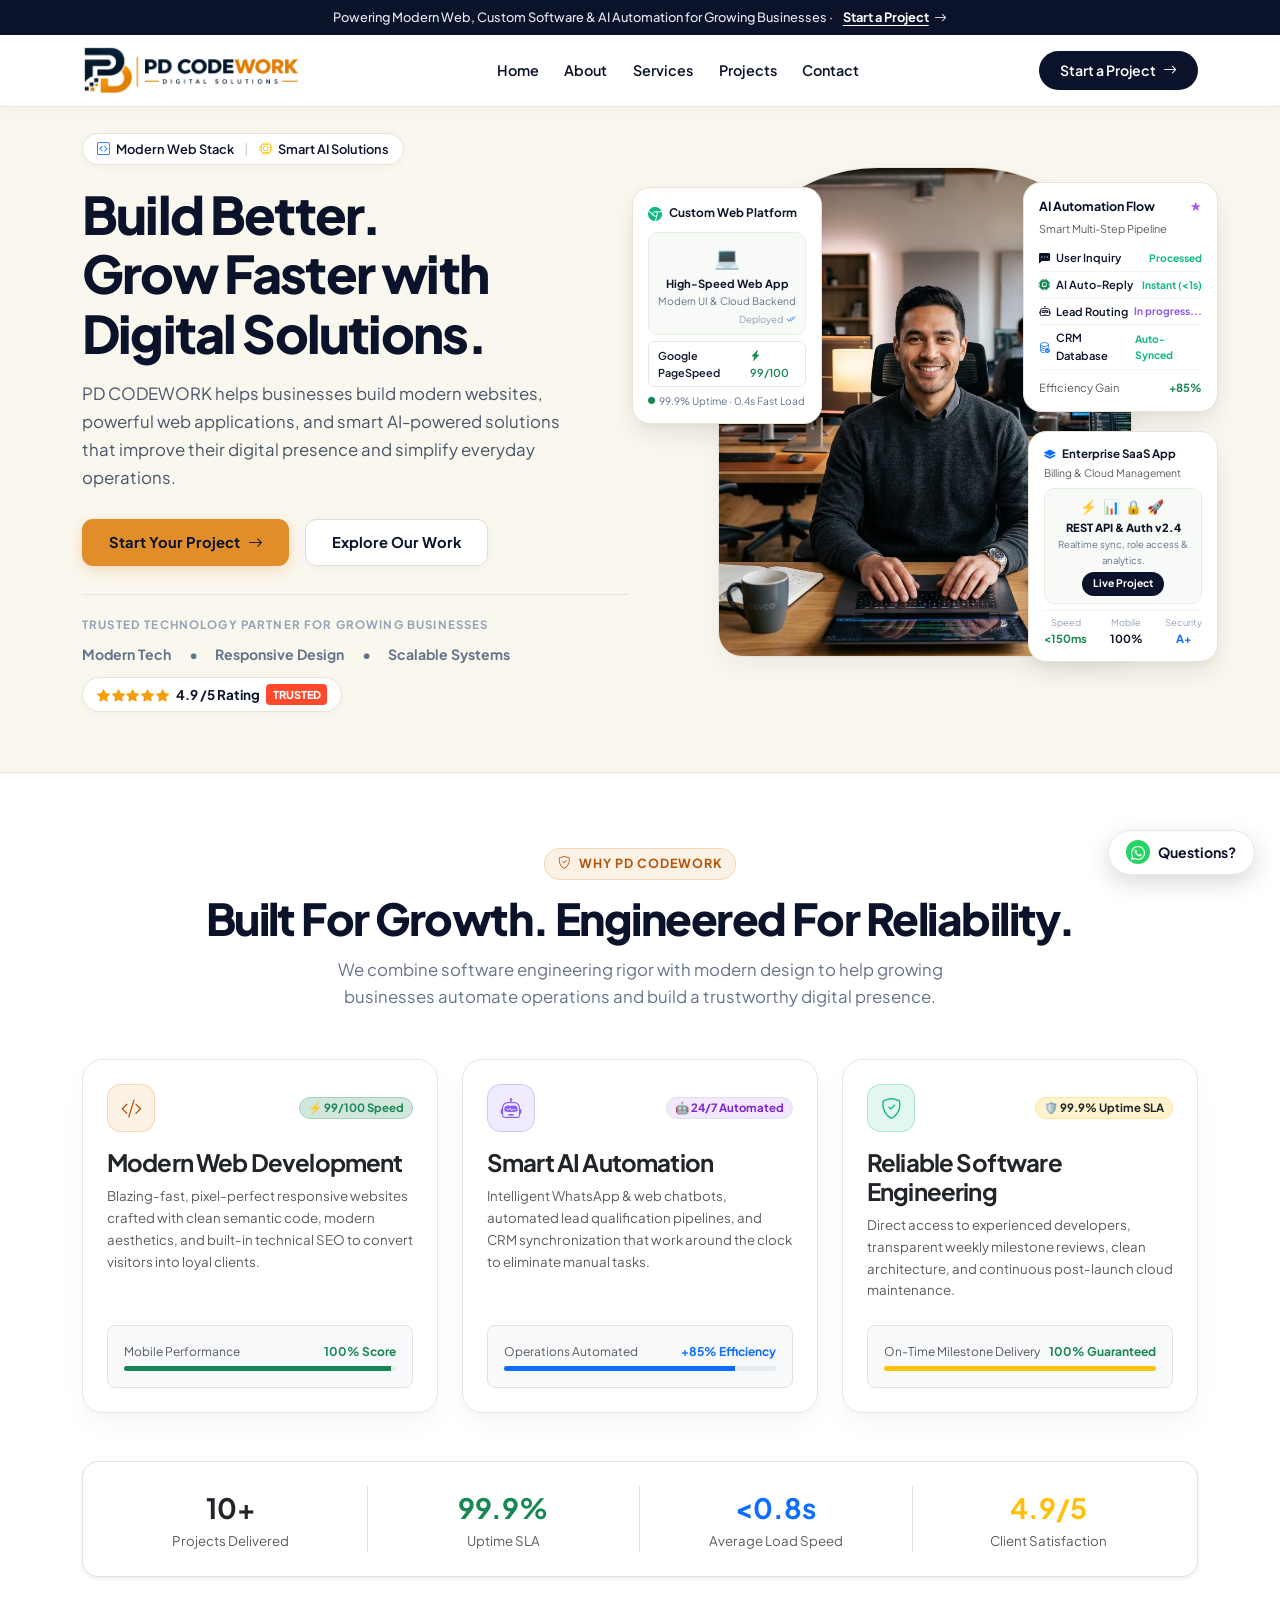
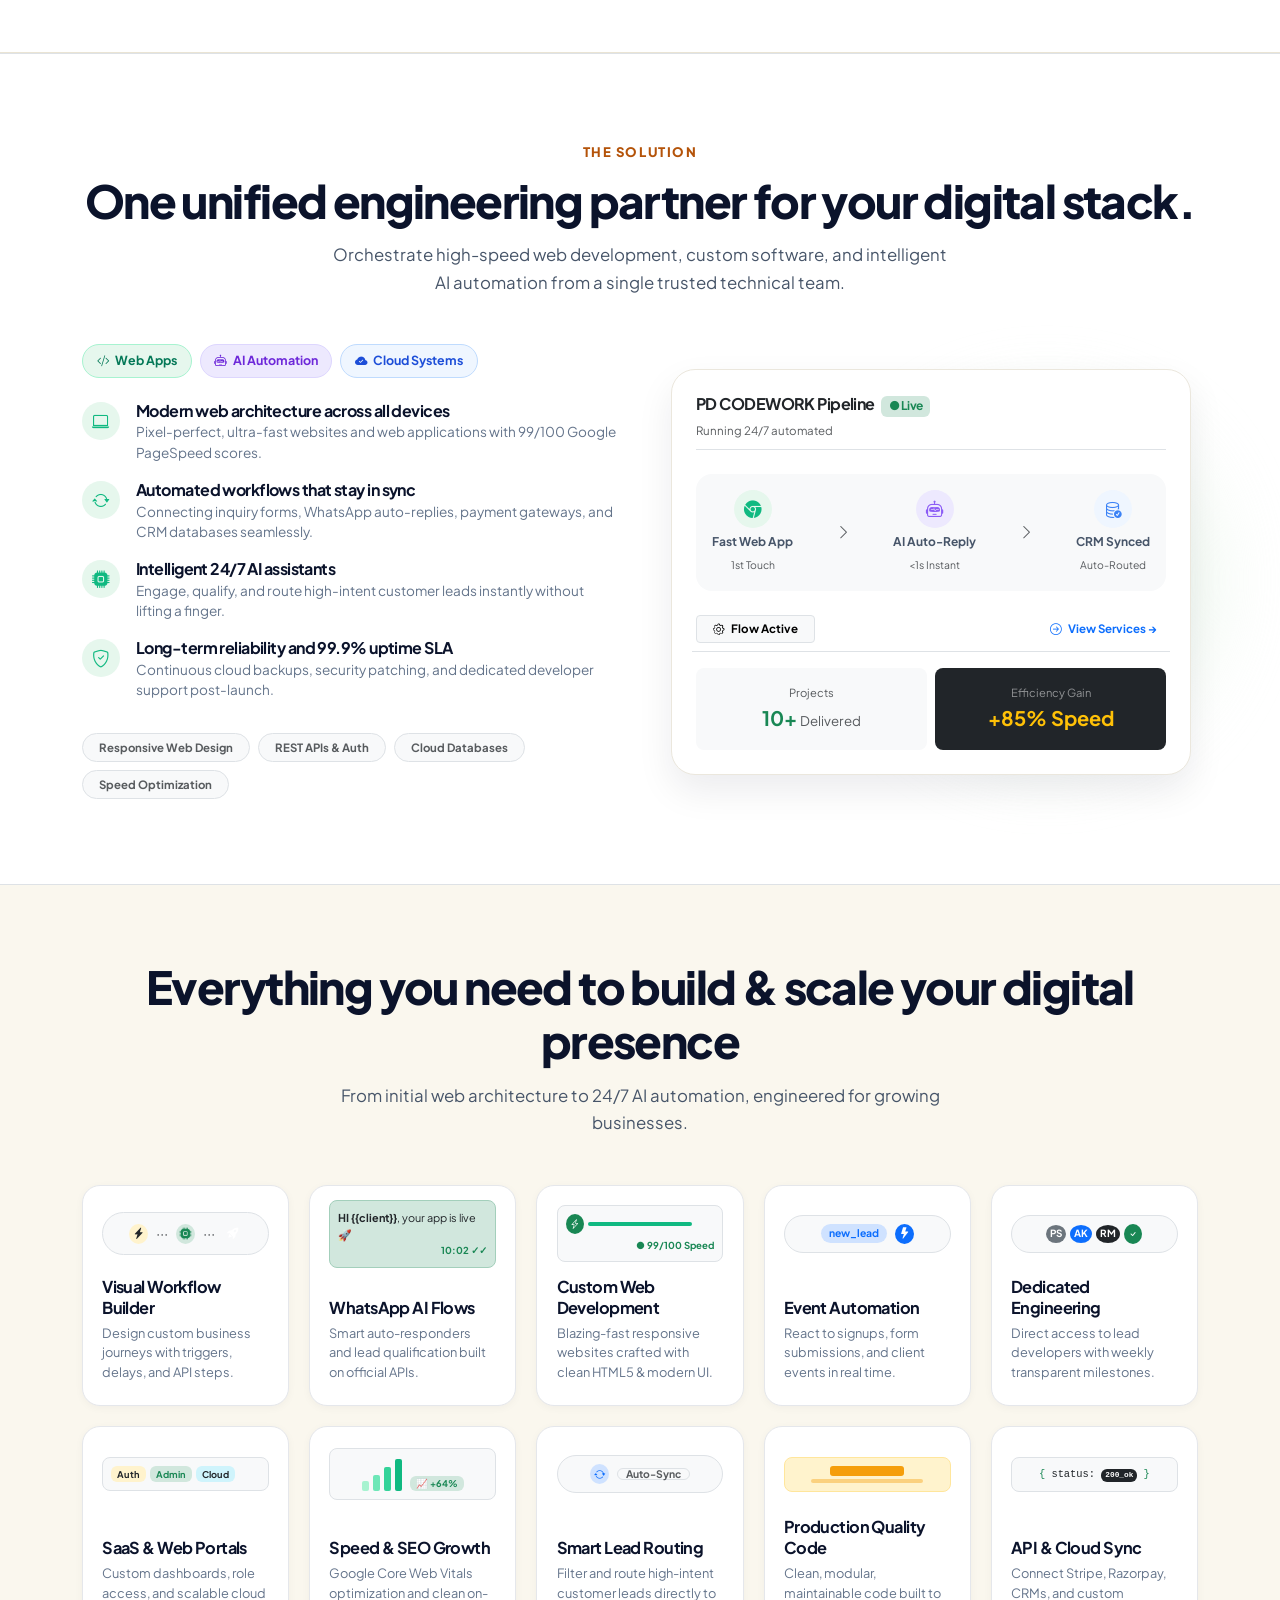
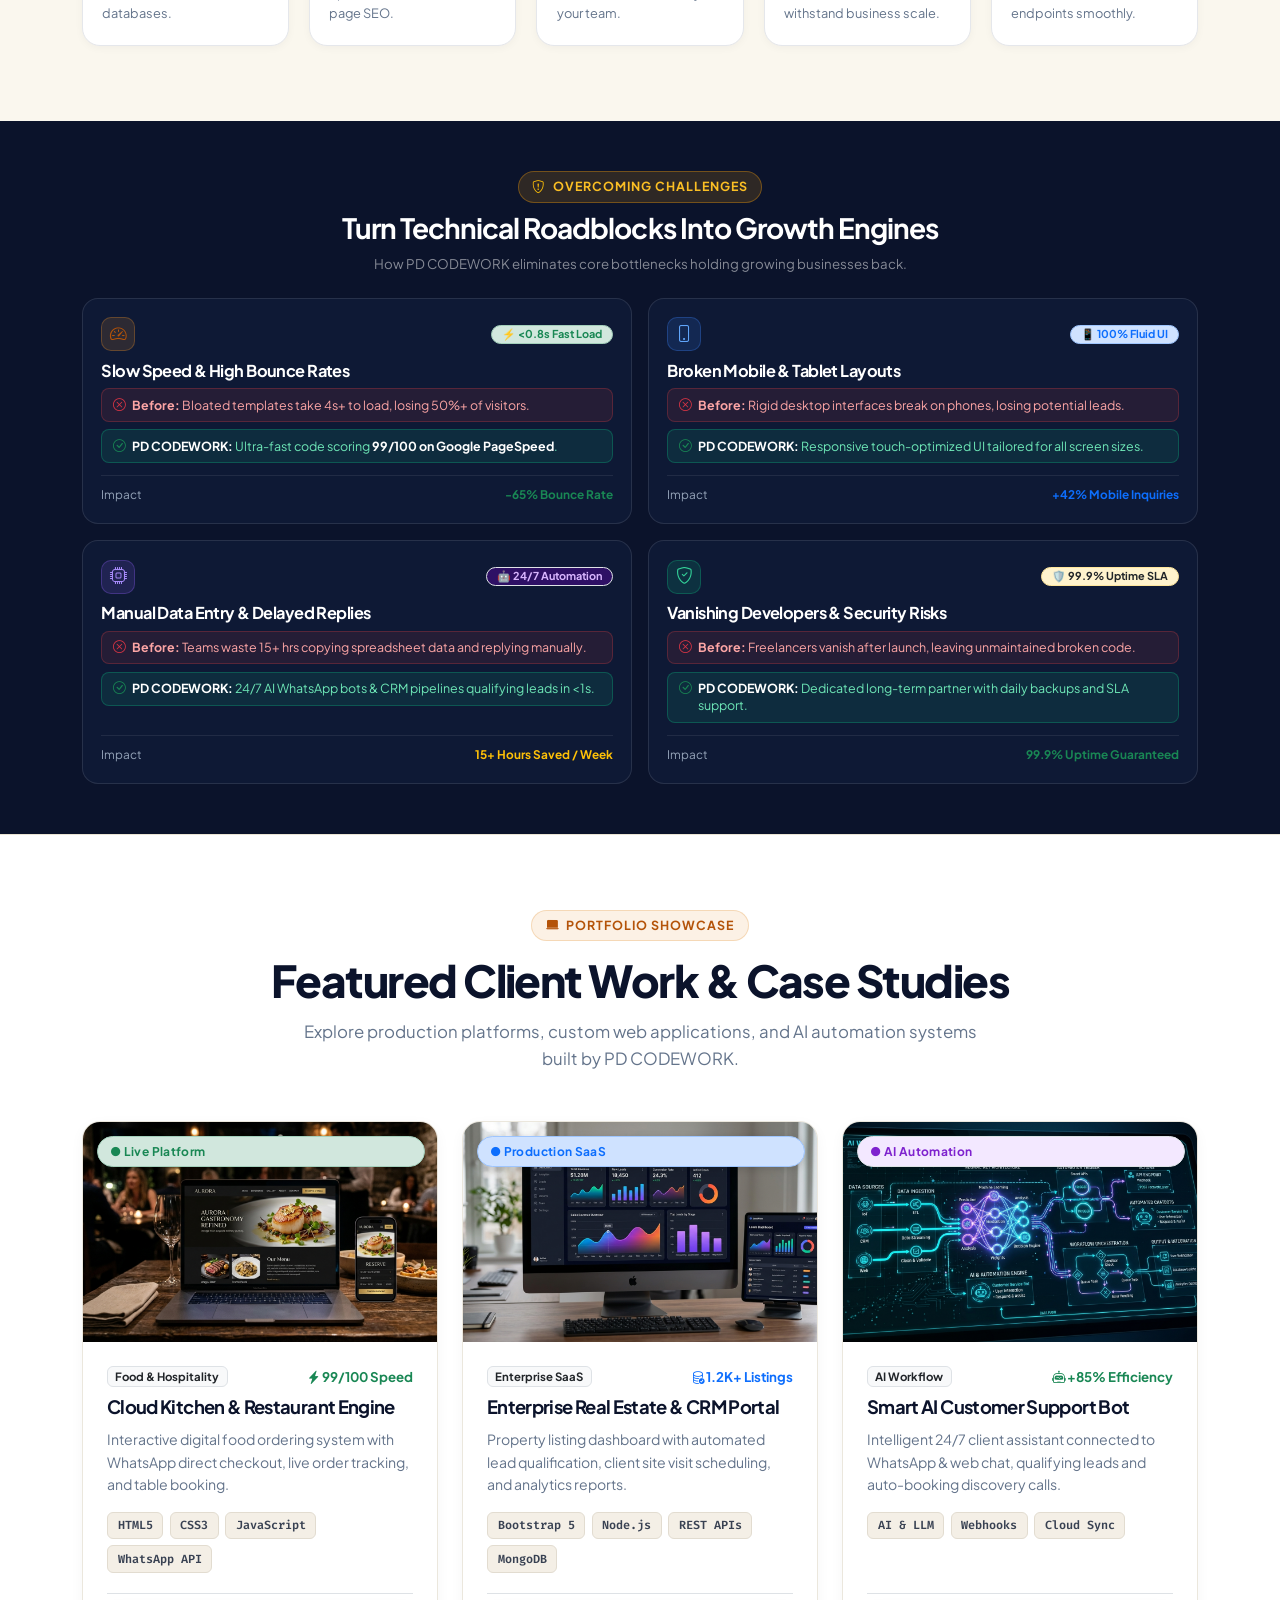
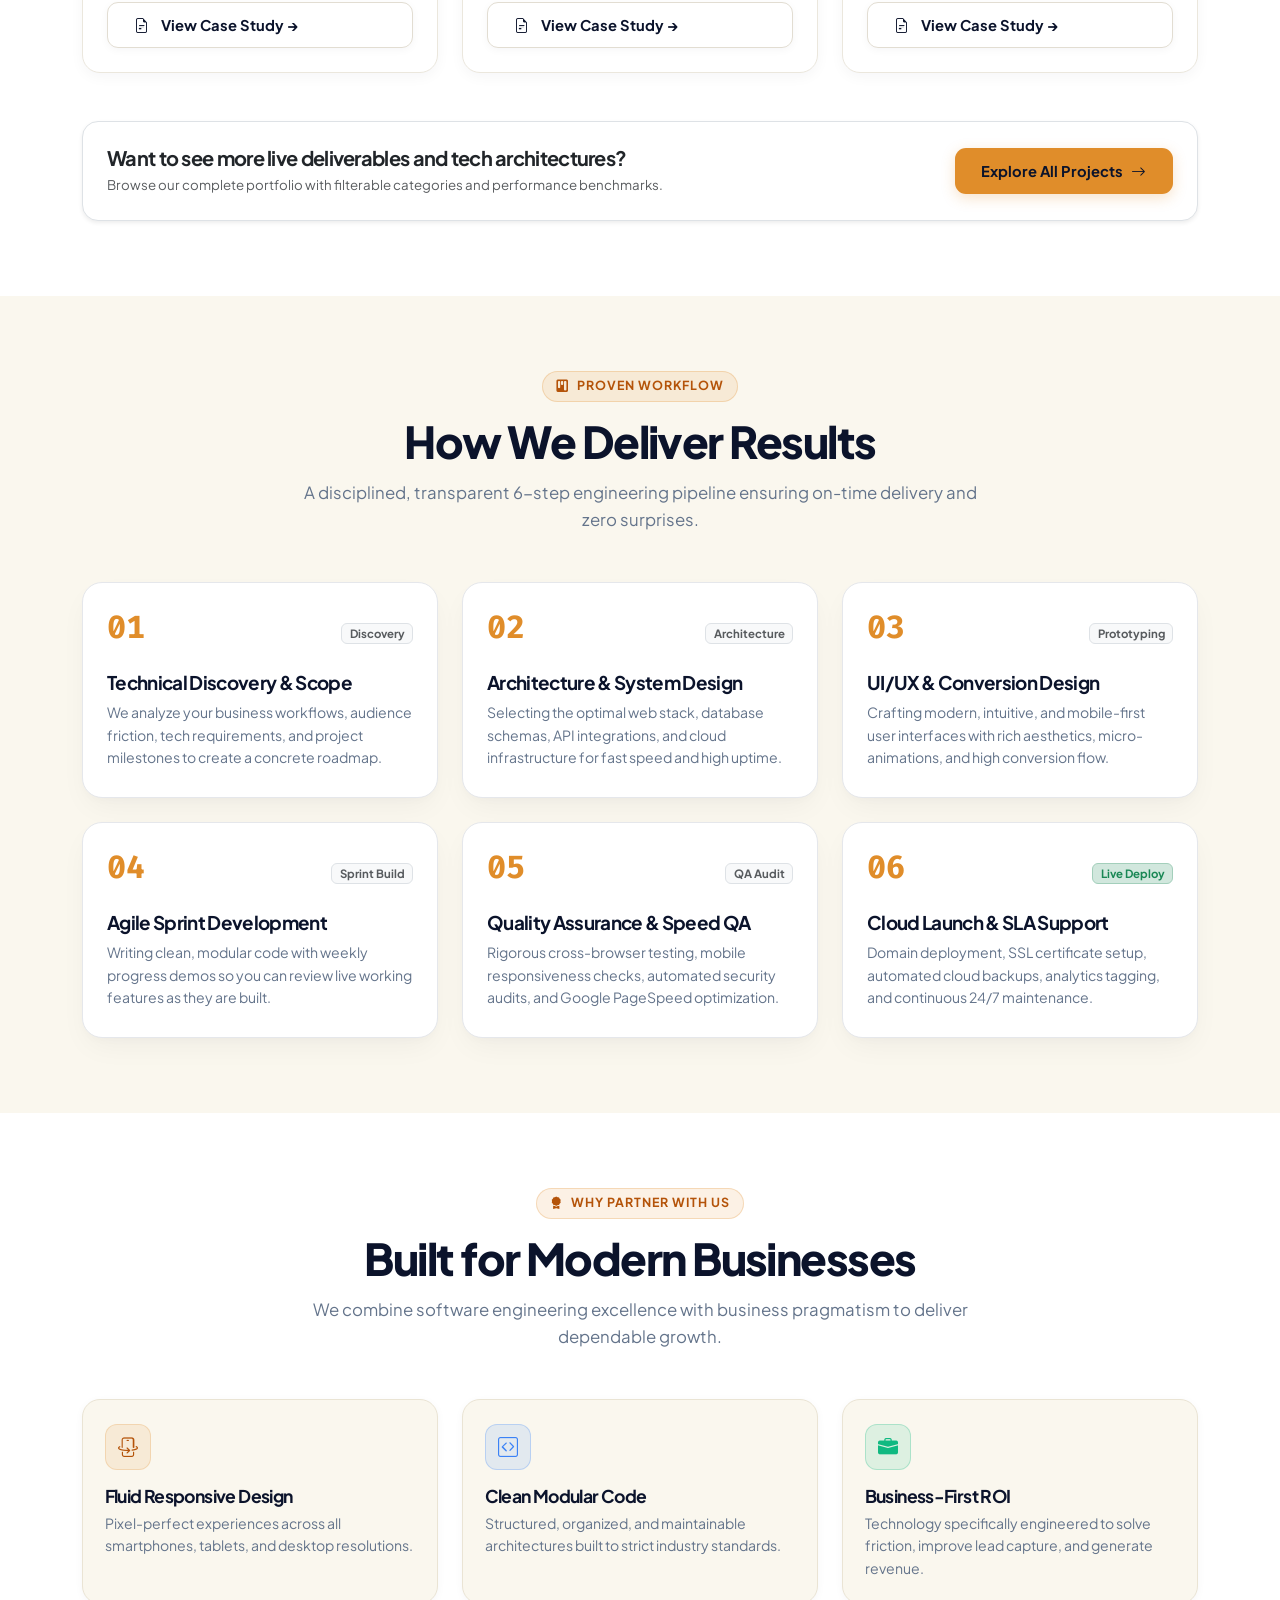
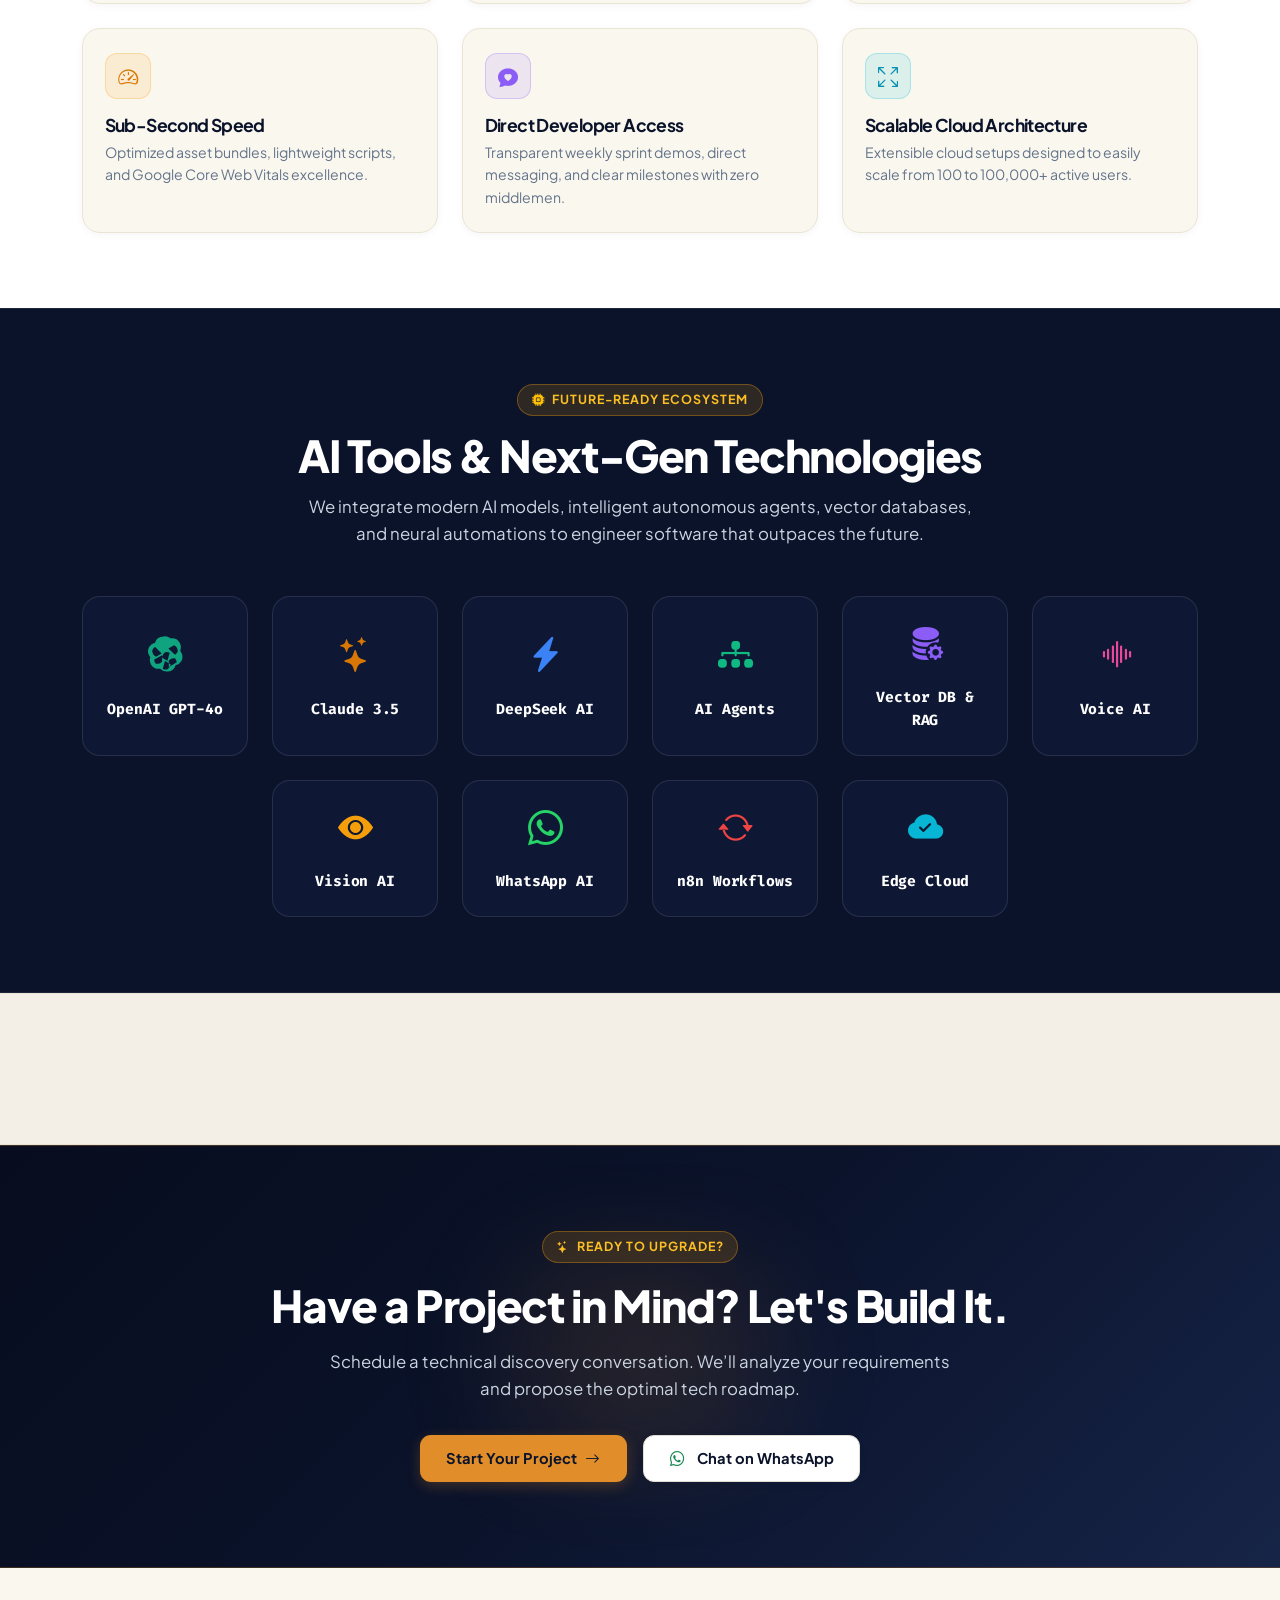
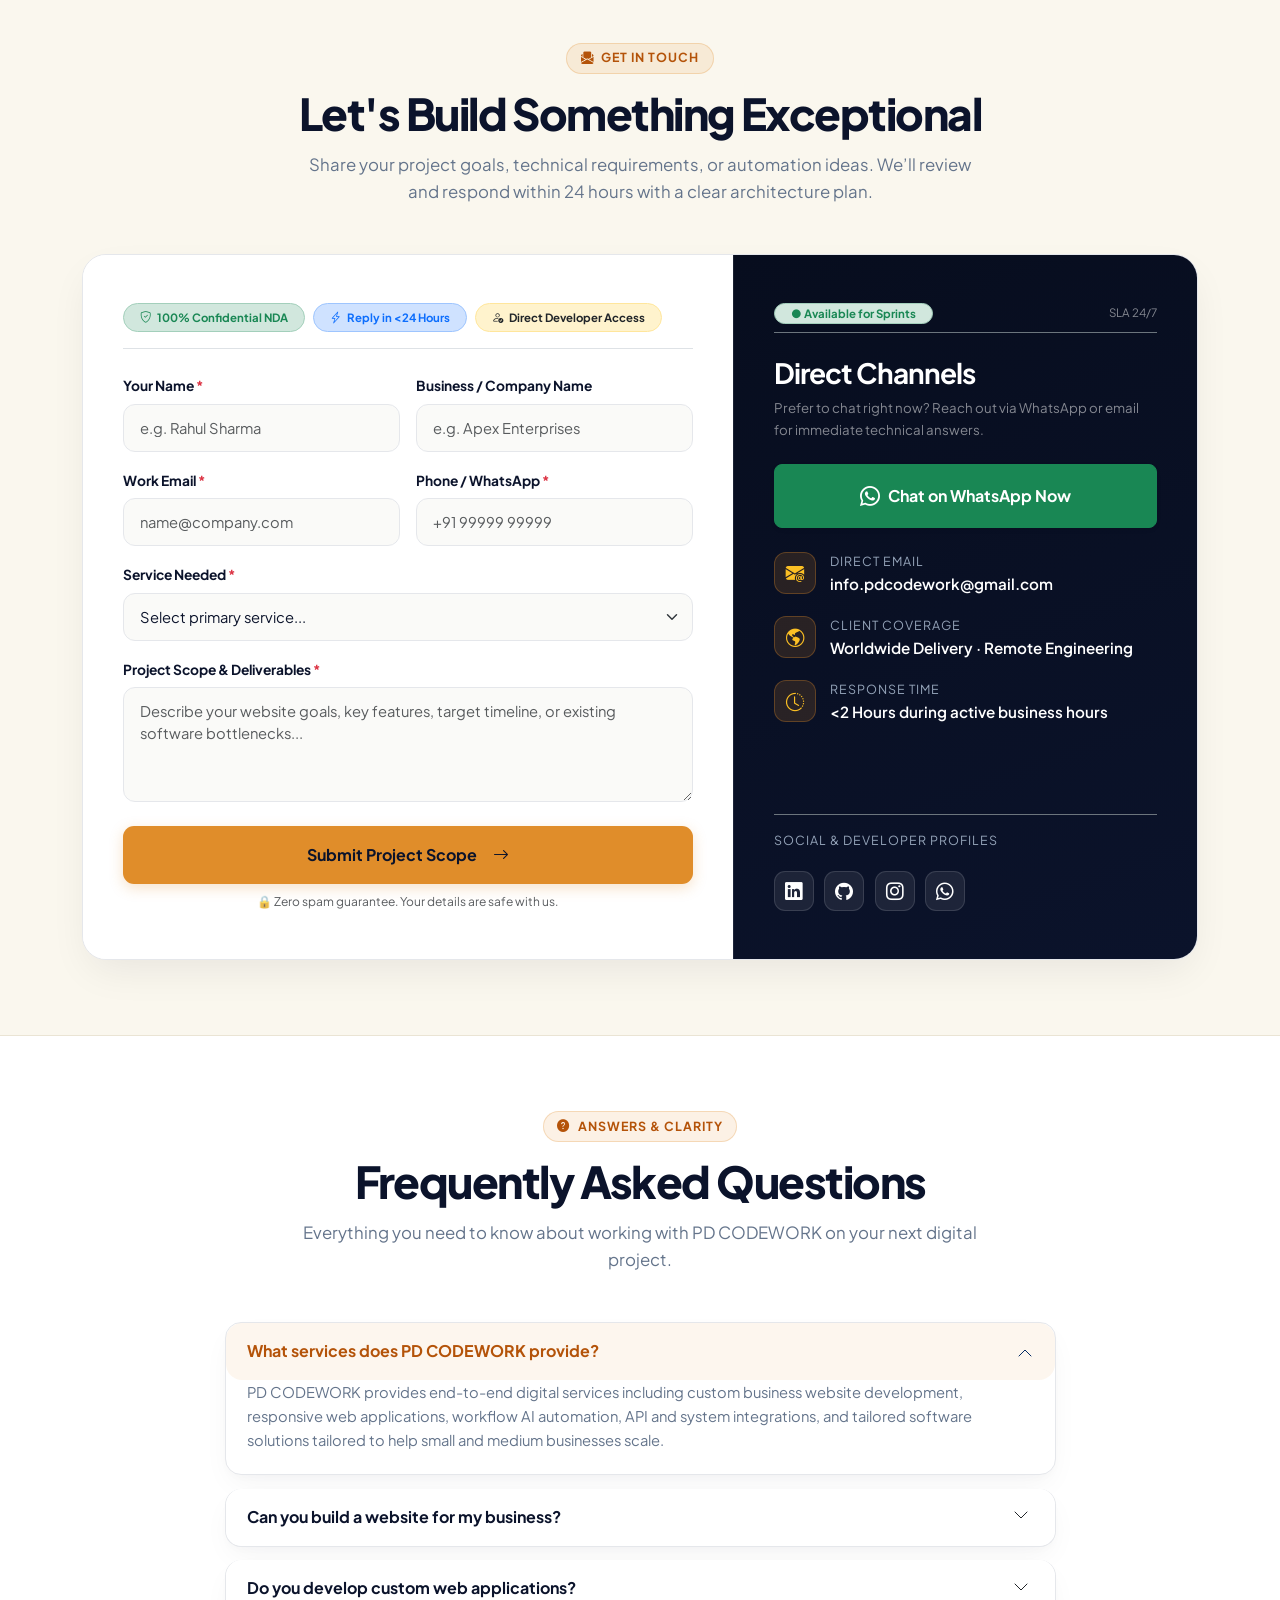
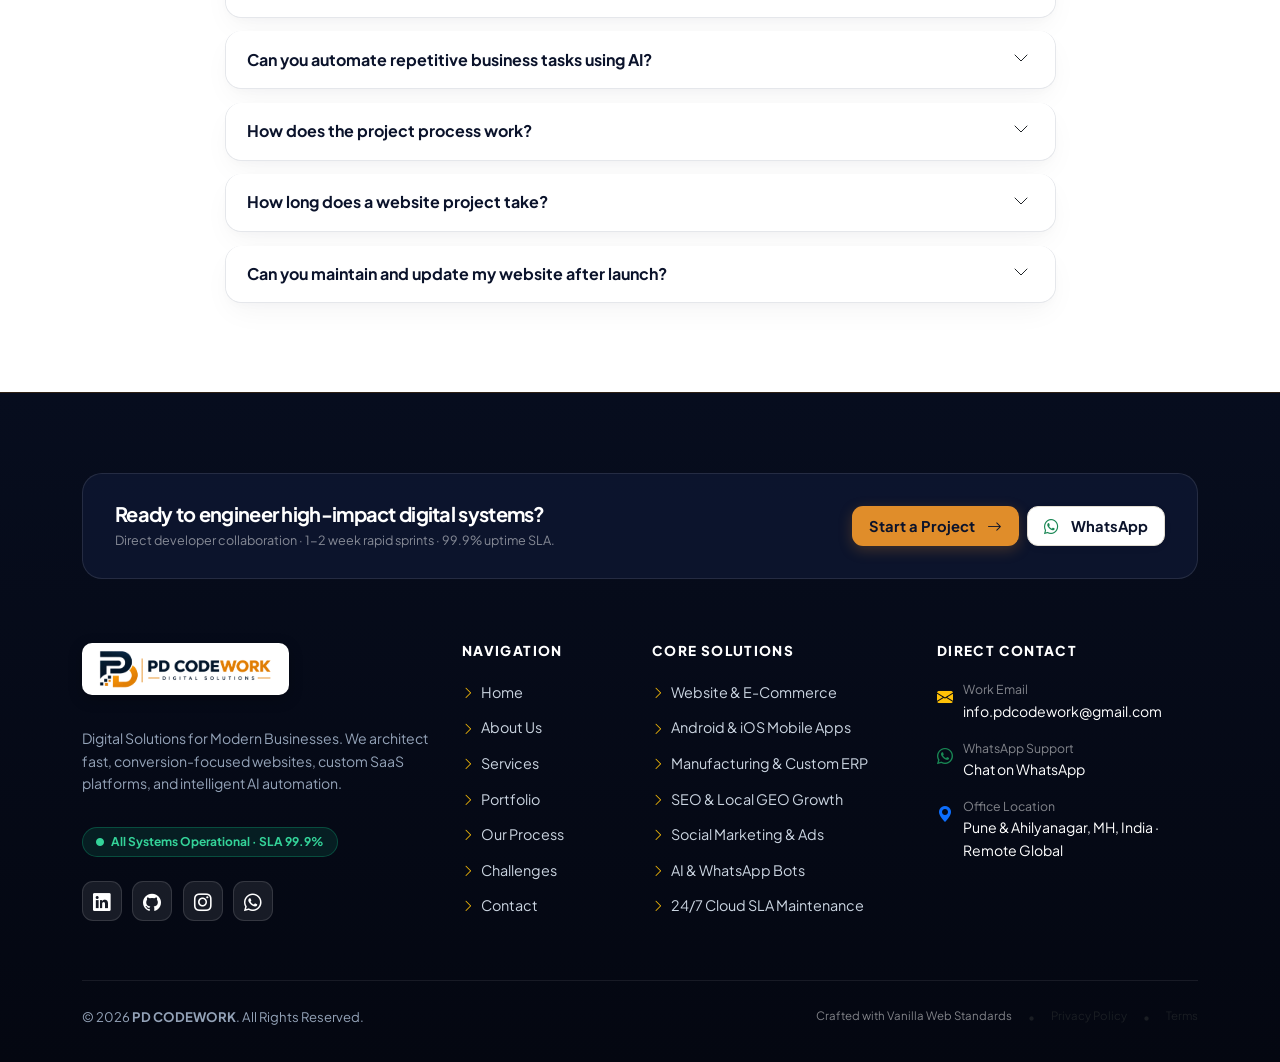
<file: index.html>
<!DOCTYPE html>
<html lang="en">

<head>
  <meta charset="UTF-8">
  <meta name="viewport" content="width=device-width, initial-scale=1.0">
  <meta http-equiv="X-UA-Compatible" content="ie=edge">

  <!-- Favicon Standard for Googlebot -->
  <link rel="shortcut icon" href="favicon.ico">
  <link rel="icon" type="image/png" sizes="32x32" href="images/favicon-32x32.png">
  <link rel="icon" type="image/png" sizes="512x512" href="images/favicon.png">
  <link rel="apple-touch-icon" href="images/favicon.png">

  <!-- Primary SEO Meta Tags -->
  <title>PD CODEWORK | Web &amp; Software Agency Pune &amp; Ahilyanagar</title>
  <meta name="title" content="PD CODEWORK | Web &amp; Software Agency Pune &amp; Ahilyanagar">
  <meta name="description"
    content="PD CODEWORK delivers fast websites, mobile apps, manufacturing ERP software &amp; SEO in Pune &amp; Ahilyanagar with direct developer access and 2-Hour Response SLA.">
  <meta name="keywords"
    content="PD CODEWORK, web development company Pune, website developer Ahilyanagar, software development Pune, software developer Ahilyanagar Ahmednagar, Android app developer, iOS app development, custom ERP software India, manufacturing software solutions, e-commerce website developer, SEO ranking services Pune Ahilyanagar, local GEO business growth, social media marketing agency, AI chatbot integration, hire freelance developer Maharashtra">
  <meta name="author" content="PD CODEWORK">
  <meta name="publisher" content="PD CODEWORK">
  <meta name="robots" content="index, follow, max-image-preview:large, max-snippet:-1, max-video-preview:-1">
  <meta name="theme-color" content="#FAF7EE">
  <link rel="canonical" href="https://pdcodework.com/">
  <meta name="google-site-verification" content="googlefeff0959f62a9866">

  <!-- GEO & Local Business Meta Tags -->
  <meta name="geo.region" content="IN-MH">
  <meta name="geo.placename" content="Pune &amp; Ahilyanagar, Maharashtra">
  <meta name="geo.position" content="18.5204;73.8567">
  <meta name="ICBM" content="18.5204, 73.8567">

  <!-- Open Graph / Facebook / LinkedIn Meta Tags -->
  <meta property="og:type" content="website">
  <meta property="og:locale" content="en_US">
  <meta property="og:site_name" content="PD CODEWORK — Digital Solutions">
  <meta property="og:url" content="https://pdcodework.com/">
  <meta property="og:title" content="PD CODEWORK | Software &amp; Website Development Agency Pune &amp; Ahilyanagar">
  <meta property="og:description"
    content="High-speed custom websites, Android/iOS mobile apps, manufacturing ERP software, e-commerce stores, Google SEO, and AI chatbots in Pune &amp; Ahilyanagar.">
  <meta property="og:image" content="https://pdcodework.com/images/hero-founder.png">

  <!-- Twitter Meta Tags -->
  <meta name="twitter:card" content="summary_large_image">
  <meta name="twitter:url" content="https://pdcodework.com/">
  <meta name="twitter:title" content="PD CODEWORK | Software &amp; Website Development Agency Pune &amp; Ahilyanagar">
  <meta name="twitter:description"
    content="High-speed custom websites, Android/iOS apps, manufacturing ERP, SEO &amp; AI automation in Pune &amp; Ahilyanagar. Direct developer collaboration.">
  <meta name="twitter:image" content="https://pdcodework.com/images/hero-founder.png">

  <!-- Structured Data: LocalBusiness & ProfessionalService Schema (JSON-LD) -->
  <script type="application/ld+json">
  {
    "@context": "https://schema.org",
    "@graph": [
      {
        "@type": ["ProfessionalService", "LocalBusiness"],
        "@id": "https://pdcodework.com/#organization",
        "name": "PD CODEWORK",
        "alternateName": "PD Codework Digital Solutions",
        "url": "https://pdcodework.com/",
        "logo": "https://pdcodework.com/images/favicon.png",
        "image": "https://pdcodework.com/images/hero-founder.png",
        "description": "PD CODEWORK is a premier software and web development agency providing custom websites, mobile applications, manufacturing ERP platforms, SEO, and AI automation across Pune, Ahilyanagar, and globally.",
        "telephone": "+919657847967",
        "email": "info.pdcodework@gmail.com",
        "priceRange": "$$",
        "areaServed": ["Pune", "Ahilyanagar", "Ahmednagar", "Maharashtra", "India", "Worldwide"],
        "address": {
          "@type": "PostalAddress",
          "addressLocality": "Pune & Ahilyanagar",
          "addressRegion": "Maharashtra",
          "addressCountry": "IN"
        },
        "geo": {
          "@type": "GeoCoordinates",
          "latitude": "18.5204",
          "longitude": "73.8567"
        },
        "sameAs": [
          "https://www.linkedin.com/in/pd-codework-485b3a433/",
          "https://github.com/pdcodework",
          "https://www.instagram.com/pdcodework?igsi=MWVuM2VtZDZzMXA4NQ=="
        ],
        "openingHoursSpecification": [
          {
            "@type": "OpeningHoursSpecification",
            "dayOfWeek": ["Monday", "Tuesday", "Wednesday", "Thursday", "Friday", "Saturday"],
            "opens": "09:00",
            "closes": "19:00"
          }
        ],
        "hasOfferCatalog": {
          "@type": "OfferCatalog",
          "name": "Digital Solutions & Software Engineering Services",
          "itemListElement": [
            { "@type": "Offer", "itemOffered": { "@type": "Service", "name": "Custom Website & E-Commerce Development" } },
            { "@type": "Offer", "itemOffered": { "@type": "Service", "name": "Android & iOS Mobile App Development" } },
            { "@type": "Offer", "itemOffered": { "@type": "Service", "name": "Manufacturing & Custom ERP Software" } },
            { "@type": "Offer", "itemOffered": { "@type": "Service", "name": "SEO & Local GEO Business Growth" } },
            { "@type": "Offer", "itemOffered": { "@type": "Service", "name": "Social Media Marketing & Ad Funnels" } },
            { "@type": "Offer", "itemOffered": { "@type": "Service", "name": "AI Chatbots & Workflow Automation" } },
            { "@type": "Offer", "itemOffered": { "@type": "Service", "name": "24/7 Cloud Support & SLA Maintenance" } }
          ]
        }
      },
      {
        "@type": "WebSite",
        "@id": "https://pdcodework.com/#website",
        "url": "https://pdcodework.com/",
        "name": "PD CODEWORK",
        "publisher": { "@id": "https://pdcodework.com/#organization" }
      },
      {
        "@type": "FAQPage",
        "mainEntity": [
          {
            "@type": "Question",
            "name": "How quickly can PD CODEWORK start our development project?",
            "acceptedAnswer": {
              "@type": "Answer",
              "text": "We begin discovery and sprint architecture within 24 to 48 hours of consultation. Core MVPs and websites are delivered in rapid 1 to 2-week agile sprints."
            }
          },
          {
            "@type": "Question",
            "name": "Do we get full 100% intellectual property (IP) and source code ownership?",
            "acceptedAnswer": {
              "@type": "Answer",
              "text": "Yes, upon project completion and final handover, 100% of the repository, source code, design assets, and database architecture belong strictly to you."
            }
          },
          {
            "@type": "Question",
            "name": "Do you build custom manufacturing software and ERP systems?",
            "acceptedAnswer": {
              "@type": "Answer",
              "text": "Yes, we engineer bespoke factory ERP systems with real-time inventory tracking, GST invoice billing, machine scheduling, and revenue analytics."
            }
          }
        ]
      }
    ]
  }
  </script>

  <!-- Favicon -->
  <link rel="icon" type="image/png" sizes="32x32" href="images/favicon-32x32.png">
  <link rel="icon" type="image/png" href="images/favicon.png">
  <link rel="apple-touch-icon" href="images/favicon.png">

  <!-- Bootstrap 5.3 CSS -->
  <link href="https://cdn.jsdelivr.net/npm/bootstrap@5.3.3/dist/css/bootstrap.min.css" rel="stylesheet"
    integrity="sha384-QWTKZyjpPEjISv5WaRU9OFeRpok6YctnYmDr5pNlyT2bRjXh0JMhjY6hW+ALEwIH" crossorigin="anonymous">

  <!-- Bootstrap Icons -->
  <link rel="stylesheet" href="https://cdn.jsdelivr.net/npm/bootstrap-icons@1.11.3/font/bootstrap-icons.min.css">

  <!-- Font Awesome 6 -->
  <link rel="stylesheet" href="https://cdnjs.cloudflare.com/ajax/libs/font-awesome/6.5.2/css/all.min.css">

  <!-- Custom Stylesheet (CampaignHQ Theme) -->
  <link rel="stylesheet" href="css/style.css">
</head>

<body data-bs-spy="scroll" data-bs-target="#mainNav" data-bs-offset="120" tabindex="0">

  <!-- =========================================================================
       1. FIXED SITE HEADER (Announcement Bar + Main Navbar)
       ========================================================================= -->
  <header class="site-header-fixed">
    <!-- Top Announcement Bar (CampaignHQ Style) -->
    <div class="top-announcement-bar">
      <div class="container d-flex align-items-center justify-content-center">
        <span>
          Powering Modern Web, Custom Software &amp; AI Automation for Growing Businesses ·
          <a href="#contact">Start a Project <i class="bi bi-arrow-right"></i></a>
        </span>
      </div>
    </div>

    <!-- Navbar (Crisp White Background with Slate Logo & Dark Pill CTA) -->
    <nav class="navbar navbar-expand-lg main-navbar" id="mainNav">
      <div class="container">
        <!-- Logo -->
        <a class="navbar-brand" href="#home">
          <img src="images/logo.png" alt="PD CODEWORK — Digital Solutions" class="site-logo-img" width="195"
            height="50">
        </a>

        <!-- Mobile Hamburger Toggle -->
        <button class="navbar-toggler" type="button" data-bs-toggle="collapse" data-bs-target="#navbarContent"
          aria-controls="navbarContent" aria-expanded="false" aria-label="Toggle navigation">
          <span class="navbar-toggler-icon"></span>
        </button>

        <!-- Navigation Links -->
        <div class="collapse navbar-collapse" id="navbarContent">
          <ul class="navbar-nav mx-auto mb-2 mb-lg-0">
            <li class="nav-item">
              <a class="nav-link active" href="index.html">Home</a>
            </li>
            <li class="nav-item">
              <a class="nav-link" href="about.html">About</a>
            </li>
            <li class="nav-item">
              <a class="nav-link" href="services.html">Services</a>
            </li>
            <li class="nav-item">
              <a class="nav-link" href="projects.html">Projects</a>
            </li>
            <li class="nav-item">
              <a class="nav-link" href="contact.html">Contact</a>
            </li>
          </ul>

          <!-- Right Action CTA -->
          <div class="d-flex align-items-center gap-2">
            <a href="contact.html" class="btn btn-nav-dark">
              Start a Project <i class="bi bi-arrow-right"></i>
            </a>
          </div>
        </div>
      </div>
    </nav>
  </header>

  <!-- =========================================================================
       3. HERO SECTION (Exact CampaignHQ Layout & Composite Floating Showcase)
       ========================================================================= -->
  <section class="hero-section-campaign" id="home">
    <div class="container">
      <div class="row align-items-center g-4">

        <!-- Left Text Column -->
        <div class="col-lg-6 reveal-item">
          <!-- Partner Pills -->
          <div class="hero-partner-pills">
            <span><i class="bi bi-code-square text-primary me-1"></i> Modern Web Stack</span>
            <span class="hero-partner-divider">|</span>
            <span><i class="bi bi-cpu text-warning me-1"></i> Smart AI Solutions</span>
          </div>

          <!-- Headline -->
          <h1 class="hero-title-campaign">
            Build Better.<br>
            Grow Faster with<br>
            Digital Solutions.
          </h1>

          <!-- Supporting Text -->
          <p class="hero-subtitle-campaign">
            PD CODEWORK helps businesses build modern websites, powerful web applications, and smart AI-powered
            solutions that improve their digital presence and simplify everyday operations.
          </p>

          <!-- Action Buttons -->
          <div class="d-flex flex-wrap gap-3">
            <a href="#contact" class="btn btn-campaign-amber">
              Start Your Project <i class="bi bi-arrow-right"></i>
            </a>
            <a href="#projects" class="btn btn-campaign-white">
              Explore Our Work
            </a>
          </div>

          <!-- Social Proof & Rating Bar -->
          <div class="hero-social-proof">
            <p class="social-proof-kicker">TRUSTED TECHNOLOGY PARTNER FOR GROWING BUSINESSES</p>
            <div class="proof-brands-row">
              <span>Modern Tech</span>
              <span>•</span>
              <span>Responsive Design</span>
              <span>•</span>
              <span>Scalable Systems</span>
            </div>
            <div>
              <div class="g2-rating-badge">
                <span class="g2-stars">
                  <i class="bi bi-star-fill"></i>
                  <i class="bi bi-star-fill"></i>
                  <i class="bi bi-star-fill"></i>
                  <i class="bi bi-star-fill"></i>
                  <i class="bi bi-star-fill"></i>
                </span>
                <span>4.9 /5 Rating</span>
                <span class="g2-pill">TRUSTED</span>
              </div>
            </div>
          </div>
        </div>

        <!-- Right Composite Graphic Column (Exact CampaignHQ Layout with Software Engineering Projects) -->
        <div class="col-lg-6 reveal-item delay-2">
          <div class="hero-composite-wrap">

            <!-- Floating Card 1: Top-Left (Custom Web Platform Project) -->
            <div class="hero-float-card-1 d-none d-md-block">
              <div class="card-channel-header">
                <i class="bi bi-browser-chrome"></i> <span>Custom Web Platform</span>
              </div>
              <div class="chat-product-box">
                <span class="chat-product-icon">💻</span>
                <p class="chat-bubble-title">High-Speed Web App</p>
                <p class="chat-bubble-sub">Modern UI & Cloud Backend</p>
                <div class="chat-time-tag">Deployed <i class="bi bi-check2-all text-primary"></i></div>
              </div>
              <div class="chat-action-btn-mock">
                <span>Google PageSpeed</span>
                <span class="text-success"><i class="bi bi-lightning-charge-fill"></i> 99/100</span>
              </div>
              <div class="chat-open-stat">
                <i class="bi bi-circle-fill text-success" style="font-size: 0.45rem;"></i>
                <span>99.9% Uptime · 0.4s Fast Load</span>
              </div>
            </div>

            <!-- Floating Card 2: Top-Right (AI Automation Flow) -->
            <div class="hero-float-card-2 d-none d-md-block">
              <div class="flow-title">
                <span>AI Automation Flow</span>
                <span style="color: #A855F7;">★</span>
              </div>
              <div class="text-muted small mb-2" style="font-size: 0.68rem; margin-top: -4px;">Smart Multi-Step Pipeline
              </div>
              <div class="flow-step">
                <span class="flow-step-name"><i class="bi bi-chat-left-dots-fill text-purple"></i> User Inquiry</span>
                <span class="flow-badge-completed">Processed</span>
              </div>
              <div class="flow-step">
                <span class="flow-step-name"><i class="bi bi-cpu-fill text-success"></i> AI Auto-Reply</span>
                <span class="flow-badge-completed">Instant (&lt;1s)</span>
              </div>
              <div class="flow-step">
                <span class="flow-step-name"><i class="bi bi-robot text-emerald"></i> Lead Routing</span>
                <span class="flow-badge-progress">In progress...</span>
              </div>
              <div class="flow-step">
                <span class="flow-step-name"><i class="bi bi-database-check text-primary"></i> CRM Database</span>
                <span class="flow-badge-completed">Auto-Synced</span>
              </div>
              <div class="flow-bottom-rate">
                <span class="text-muted">Efficiency Gain</span>
                <span class="fw-bold text-success">+85%</span>
              </div>
            </div>

            <!-- Center Arch with Founder / Tech Lead Visual -->
            <div class="hero-center-arch-frame">
              <img src="images/hero-founder.png" alt="PD CODEWORK Founder & Software Solutions Lead" width="450"
                height="485" loading="eager">
            </div>


            <!-- Floating Card 4: Bottom-Right (Enterprise SaaS / Software Project) -->
            <div class="hero-float-card-4 d-none d-md-block">
              <div class="freshcart-header">
                <i class="bi bi-layers-fill text-primary"></i> <span>Enterprise SaaS App</span>
              </div>
              <div class="text-muted small" style="font-size: 0.65rem; margin-top: -4px; margin-bottom: 0.35rem;">
                Billing &amp; Cloud Management</div>
              <div class="freshcart-content-box">
                <span class="freshcart-emojis">⚡ 📊 🔒 🚀</span>
                <p class="freshcart-promo-title">REST API &amp; Auth v2.4</p>
                <p class="freshcart-promo-sub">Realtime sync, role access &amp; analytics.</p>
                <span class="btn-shop-now-mock" style="background-color: var(--color-dark-slate);">Live Project</span>
              </div>
              <div class="freshcart-stats-row">
                <div>
                  <span class="freshcart-stat-lbl">Speed</span>
                  <span class="freshcart-stat-num text-success">&lt;150ms</span>
                </div>
                <div>
                  <span class="freshcart-stat-lbl">Mobile</span>
                  <span class="freshcart-stat-num">100%</span>
                </div>
                <div>
                  <span class="freshcart-stat-lbl">Security</span>
                  <span class="freshcart-stat-num text-primary">A+</span>
                </div>
              </div>
            </div>

          </div>
        </div>

      </div>
    </div>
  </section>

  <!-- =========================================================================
       4. WHY PD CODEWORK / CORE VALUE PILLARS (CampaignHQ Style Bento Grid)
       ========================================================================= -->
  <section class="about-section section-padding" id="about">
    <div class="container">

      <!-- Section Header -->
      <div class="text-center mb-5 reveal-item">
        <span class="section-tag">
          <i class="bi bi-shield-check"></i> Why PD CODEWORK
        </span>
        <h2 class="section-title">Built For Growth. Engineered For Reliability.</h2>
        <p class="section-subtitle">
          We combine software engineering rigor with modern design to help growing businesses automate operations and
          build a trustworthy digital presence.
        </p>
      </div>

      <!-- 3 Modern Feature Bento Cards -->
      <div class="row g-4 mb-5">

        <!-- Card 1: Modern Web Stack -->
        <div class="col-lg-4 col-md-6 reveal-item delay-1">
          <div class="service-card h-100 p-4">
            <div>
              <div class="d-flex justify-content-between align-items-center mb-3">
                <div class="service-icon-wrap" style="width: 48px; height: 48px; font-size: 1.3rem;">
                  <i class="bi bi-code-slash"></i>
                </div>
                <span
                  class="badge bg-success-subtle text-success border border-success-subtle px-2 py-1 rounded-pill small fw-bold">
                  ⚡ 99/100 Speed
                </span>
              </div>
              <h3 class="h4 fw-bold text-dark mb-2">Modern Web Development</h3>
              <p class="text-muted small mb-4" style="line-height: 1.65;">
                Blazing-fast, pixel-perfect responsive websites crafted with clean semantic code, modern aesthetics, and
                built-in technical SEO to convert visitors into loyal clients.
              </p>
            </div>
            <div class="p-3 bg-light rounded-3 border">
              <div class="d-flex justify-content-between text-muted small mb-1" style="font-size: 0.75rem;">
                <span>Mobile Performance</span>
                <span class="text-success fw-bold">100% Score</span>
              </div>
              <div class="progress" style="height: 5px;">
                <div class="progress-bar bg-success" style="width: 98%"></div>
              </div>
            </div>
          </div>
        </div>

        <!-- Card 2: AI Automation -->
        <div class="col-lg-4 col-md-6 reveal-item delay-2">
          <div class="service-card h-100 p-4">
            <div>
              <div class="d-flex justify-content-between align-items-center mb-3">
                <div class="service-icon-wrap"
                  style="width: 48px; height: 48px; font-size: 1.3rem; background-color: rgba(139, 92, 246, 0.12); color: #8B5CF6; border-color: rgba(139, 92, 246, 0.25);">
                  <i class="bi bi-robot"></i>
                </div>
                <span
                  class="badge bg-purple-subtle text-purple border border-purple-subtle px-2 py-1 rounded-pill small fw-bold"
                  style="background-color: #F3E8FF; color: #7E22CE;">
                  🤖 24/7 Automated
                </span>
              </div>
              <h3 class="h4 fw-bold text-dark mb-2">Smart AI Automation</h3>
              <p class="text-muted small mb-4" style="line-height: 1.65;">
                Intelligent WhatsApp &amp; web chatbots, automated lead qualification pipelines, and CRM synchronization
                that work around the clock to eliminate manual tasks.
              </p>
            </div>
            <div class="p-3 bg-light rounded-3 border">
              <div class="d-flex justify-content-between text-muted small mb-1" style="font-size: 0.75rem;">
                <span>Operations Automated</span>
                <span class="text-primary fw-bold">+85% Efficiency</span>
              </div>
              <div class="progress" style="height: 5px;">
                <div class="progress-bar bg-primary" style="width: 85%"></div>
              </div>
            </div>
          </div>
        </div>

        <!-- Card 3: Reliable Delivery -->
        <div class="col-lg-4 col-md-6 reveal-item delay-3">
          <div class="service-card h-100 p-4">
            <div>
              <div class="d-flex justify-content-between align-items-center mb-3">
                <div class="service-icon-wrap"
                  style="width: 48px; height: 48px; font-size: 1.3rem; background-color: rgba(16, 185, 129, 0.12); color: #10B981; border-color: rgba(16, 185, 129, 0.25);">
                  <i class="bi bi-shield-check"></i>
                </div>
                <span
                  class="badge bg-warning-subtle text-dark border border-warning-subtle px-2 py-1 rounded-pill small fw-bold">
                  🛡️ 99.9% Uptime SLA
                </span>
              </div>
              <h3 class="h4 fw-bold text-dark mb-2">Reliable Software Engineering</h3>
              <p class="text-muted small mb-4" style="line-height: 1.65;">
                Direct access to experienced developers, transparent weekly milestone reviews, clean architecture, and
                continuous post-launch cloud maintenance.
              </p>
            </div>
            <div class="p-3 bg-light rounded-3 border">
              <div class="d-flex justify-content-between text-muted small mb-1" style="font-size: 0.75rem;">
                <span>On-Time Milestone Delivery</span>
                <span class="text-success fw-bold">100% Guaranteed</span>
              </div>
              <div class="progress" style="height: 5px;">
                <div class="progress-bar bg-warning" style="width: 100%"></div>
              </div>
            </div>
          </div>
        </div>

      </div>

      <!-- Trust Numbers Bar -->
      <div class="p-4 bg-white rounded-4 border shadow-sm reveal-item">
        <div class="row g-4 text-center">
          <div class="col-6 col-md-3 border-end">
            <div class="fs-3 fw-bold text-dark">10+</div>
            <div class="text-muted small">Projects Delivered</div>
          </div>
          <div class="col-6 col-md-3 border-end">
            <div class="fs-3 fw-bold text-success">99.9%</div>
            <div class="text-muted small">Uptime SLA</div>
          </div>
          <div class="col-6 col-md-3 border-end">
            <div class="fs-3 fw-bold text-primary">&lt;0.8s</div>
            <div class="text-muted small">Average Load Speed</div>
          </div>
          <div class="col-6 col-md-3">
            <div class="fs-3 fw-bold text-warning">4.9/5</div>
            <div class="text-muted small">Client Satisfaction</div>
          </div>
        </div>
      </div>

    </div>
  </section>

  <!-- =========================================================================
       5. THE SOLUTION (PD CODEWORK Split Section in CampaignHQ Layout)
       ========================================================================= -->
  <section class="campaign-split-section bg-white border-top border-bottom" id="services">
    <div class="container">

      <!-- Section Header -->
      <div class="text-center mb-5 reveal-item">
        <span class="campaign-tag-kicker">THE SOLUTION</span>
        <h2 class="campaign-headline-bold">One unified engineering partner for your digital stack.</h2>
        <p class="campaign-subheadline">
          Orchestrate high-speed web development, custom software, and intelligent AI automation from a single trusted
          technical team.
        </p>
      </div>

      <div class="row align-items-center g-5">

        <!-- Left Content Column -->
        <div class="col-lg-6 reveal-item">
          <!-- Channel / Stack Pills -->
          <div class="campaign-pill-bar">
            <span class="campaign-chip chip-wa"><i class="bi bi-code-slash"></i> Web Apps</span>
            <span class="campaign-chip chip-email"><i class="bi bi-robot"></i> AI Automation</span>
            <span class="campaign-chip chip-crm"><i class="bi bi-cloud-check-fill"></i> Cloud Systems</span>
          </div>

          <!-- Solution Points List -->
          <div class="campaign-points-list">
            <div class="campaign-point-item">
              <div class="point-dot-icon icon-solution"><i class="bi bi-laptop"></i></div>
              <div>
                <h3 class="point-heading">Modern web architecture across all devices</h3>
                <p class="point-desc">Pixel-perfect, ultra-fast websites and web applications with 99/100 Google
                  PageSpeed scores.</p>
              </div>
            </div>

            <div class="campaign-point-item">
              <div class="point-dot-icon icon-solution"><i class="bi bi-arrow-repeat"></i></div>
              <div>
                <h3 class="point-heading">Automated workflows that stay in sync</h3>
                <p class="point-desc">Connecting inquiry forms, WhatsApp auto-replies, payment gateways, and CRM
                  databases seamlessly.</p>
              </div>
            </div>

            <div class="campaign-point-item">
              <div class="point-dot-icon icon-solution"><i class="bi bi-cpu-fill"></i></div>
              <div>
                <h3 class="point-heading">Intelligent 24/7 AI assistants</h3>
                <p class="point-desc">Engage, qualify, and route high-intent customer leads instantly without lifting a
                  finger.</p>
              </div>
            </div>

            <div class="campaign-point-item">
              <div class="point-dot-icon icon-solution"><i class="bi bi-shield-check"></i></div>
              <div>
                <h3 class="point-heading">Long-term reliability and 99.9% uptime SLA</h3>
                <p class="point-desc">Continuous cloud backups, security patching, and dedicated developer support
                  post-launch.</p>
              </div>
            </div>
          </div>

          <!-- Bottom Pill Tags -->
          <div class="d-flex flex-wrap gap-2 mt-4 pt-2">
            <span class="badge bg-light text-muted border px-3 py-2 rounded-pill small">Responsive Web Design</span>
            <span class="badge bg-light text-muted border px-3 py-2 rounded-pill small">REST APIs &amp; Auth</span>
            <span class="badge bg-light text-muted border px-3 py-2 rounded-pill small">Cloud Databases</span>
            <span class="badge bg-light text-muted border px-3 py-2 rounded-pill small">Speed Optimization</span>
          </div>
        </div>

        <!-- Right Composite Solution Graphic Window -->
        <div class="col-lg-6 reveal-item delay-2">
          <div class="campaign-graphic-container">
            <div class="graphic-pastel-blob"></div>

            <!-- Main Solution Window Mockup -->
            <div class="graphic-card-mock">
              <div class="d-flex justify-content-between align-items-center mb-3 pb-2 border-bottom">
                <div>
                  <h4 class="h6 fw-bold text-dark mb-0">PD CODEWORK Pipeline <span
                      class="badge bg-success-subtle text-success ms-1">● Live</span></h4>
                  <small class="text-muted" style="font-size: 0.72rem;">Running 24/7 automated</small>
                </div>
              </div>

              <!-- Pipeline Visual Nodes -->
              <div class="d-flex align-items-center justify-content-between my-4 p-3 bg-light rounded-4 text-center">
                <div>
                  <div class="point-dot-icon icon-solution mx-auto mb-1"><i class="bi bi-browser-chrome"></i></div>
                  <span class="fw-bold d-block" style="font-size: 0.75rem;">Fast Web App</span>
                  <small class="text-muted" style="font-size: 0.65rem;">1st Touch</small>
                </div>
                <i class="bi bi-chevron-right text-muted"></i>
                <div>
                  <div class="point-dot-icon icon-solution mx-auto mb-1"
                    style="background-color: #EDE9FE; color: #8B5CF6;"><i class="bi bi-robot"></i></div>
                  <span class="fw-bold d-block" style="font-size: 0.75rem;">AI Auto-Reply</span>
                  <small class="text-muted" style="font-size: 0.65rem;">&lt;1s Instant</small>
                </div>
                <i class="bi bi-chevron-right text-muted"></i>
                <div>
                  <div class="point-dot-icon icon-solution mx-auto mb-1"
                    style="background-color: #EFF6FF; color: #3B82F6;"><i class="bi bi-database-check"></i></div>
                  <span class="fw-bold d-block" style="font-size: 0.75rem;">CRM Synced</span>
                  <small class="text-muted" style="font-size: 0.65rem;">Auto-Routed</small>
                </div>
              </div>

              <div class="d-flex justify-content-between align-items-center mb-3">
                <span class="btn btn-sm btn-light border py-1 px-3 fw-bold" style="font-size: 0.72rem;"><i
                    class="bi bi-gear me-1"></i> Flow Active</span>
                <a href="services.html" class="btn btn-sm text-primary fw-bold text-decoration-none"
                  style="font-size: 0.72rem;"><i class="bi bi-arrow-right-circle me-1"></i> View Services &rarr;</a>
              </div>

              <!-- Dual Metrics Row -->
              <div class="row g-2 pt-2 border-top">
                <div class="col-6">
                  <div class="p-3 bg-light rounded-3 text-center">
                    <span class="text-muted d-block" style="font-size: 0.7rem;">Projects</span>
                    <strong class="text-success fs-5">10+</strong> <span class="small text-muted">Delivered</span>
                  </div>
                </div>
                <div class="col-6">
                  <div class="p-3 bg-dark rounded-3 text-white text-center">
                    <span class="text-white-50 d-block" style="font-size: 0.7rem;">Efficiency Gain</span>
                    <strong class="text-warning fs-5">+85% Speed</strong>
                  </div>
                </div>
              </div>

            </div>

          </div>
        </div>

      </div>
    </div>
  </section>

  <!-- =========================================================================
       6. EVERYTHING YOU NEED TO SCALE (10-Card Feature Bento Grid for PD CODEWORK)
       ========================================================================= -->
  <section class="section-padding" style="background-color: var(--bg-page-cream);">
    <div class="container">

      <!-- Section Header -->
      <div class="text-center mb-5 reveal-item">
        <h2 class="campaign-headline-bold">Everything you need to build &amp; scale your digital presence</h2>
        <p class="campaign-subheadline">
          From initial web architecture to 24/7 AI automation, engineered for growing businesses.
        </p>
      </div>

      <!-- 10 Feature Bento Cards Grid (2 rows of 5) -->
      <div class="feature-grid-10">

        <!-- Card 1: Visual Workflow Builder -->
        <div class="feature-bento-card reveal-item delay-1">
          <div class="bento-micro-visual">
            <div class="d-flex align-items-center gap-2 p-2 bg-light rounded-pill border w-100 justify-content-center">
              <span class="badge bg-warning-subtle text-dark rounded-circle p-1"><i
                  class="bi bi-lightning-charge-fill"></i></span>
              <span class="text-muted">···</span>
              <span class="badge bg-success-subtle text-success rounded-circle p-1"><i
                  class="bi bi-cpu-fill"></i></span>
              <span class="text-muted">···</span>
              <span class="badge bg-purple-subtle text-purple rounded-circle p-1"><i
                  class="bi bi-rocket-takeoff-fill"></i></span>
            </div>
          </div>
          <div>
            <h3 class="bento-card-title">Visual Workflow Builder</h3>
            <p class="bento-card-desc">Design custom business journeys with triggers, delays, and API steps.</p>
          </div>
        </div>

        <!-- Card 2: WhatsApp AI Automation -->
        <div class="feature-bento-card reveal-item delay-2">
          <div class="bento-micro-visual">
            <div class="p-2 bg-success-subtle border border-success-subtle rounded-3 small text-dark w-100"
              style="font-size: 0.68rem;">
              <strong>HI {{client}}</strong>, your app is live 🚀
              <div class="text-end text-success fw-bold" style="font-size: 0.6rem;">10:02 ✓✓</div>
            </div>
          </div>
          <div>
            <h3 class="bento-card-title">WhatsApp AI Flows</h3>
            <p class="bento-card-desc">Smart auto-responders and lead qualification built on official APIs.</p>
          </div>
        </div>

        <!-- Card 3: Custom Web Development -->
        <div class="feature-bento-card reveal-item delay-3">
          <div class="bento-micro-visual">
            <div class="p-2 bg-light border rounded-3 w-100">
              <div class="d-flex align-items-center gap-1 mb-1">
                <span class="badge bg-success text-white p-1 rounded-circle"><i class="bi bi-lightning-charge"
                    style="font-size: 0.6rem;"></i></span>
                <div style="height: 4px; width: 70%; background: #10B981; border-radius: 2px;"></div>
              </div>
              <div class="text-end text-success small fw-bold" style="font-size: 0.6rem;">● 99/100 Speed</div>
            </div>
          </div>
          <div>
            <h3 class="bento-card-title">Custom Web Development</h3>
            <p class="bento-card-desc">Blazing-fast responsive websites crafted with clean HTML5 &amp; modern UI.</p>
          </div>
        </div>

        <!-- Card 4: Event-Triggered Automation -->
        <div class="feature-bento-card reveal-item delay-4">
          <div class="bento-micro-visual">
            <div class="d-flex align-items-center gap-2 p-2 bg-light rounded-pill border w-100 justify-content-center">
              <span class="badge bg-primary-subtle text-primary px-2 py-1 rounded-pill"
                style="font-size: 0.65rem;">new_lead</span>
              <span class="badge bg-primary text-white rounded-circle p-1"><i class="bi bi-lightning-fill"></i></span>
            </div>
          </div>
          <div>
            <h3 class="bento-card-title">Event Automation</h3>
            <p class="bento-card-desc">React to signups, form submissions, and client events in real time.</p>
          </div>
        </div>

        <!-- Card 5: Dedicated Engineering Team -->
        <div class="feature-bento-card reveal-item delay-5">
          <div class="bento-micro-visual">
            <div class="d-flex align-items-center gap-1 p-2 bg-light rounded-pill border w-100 justify-content-center">
              <span class="badge bg-secondary rounded-circle p-1" style="font-size: 0.62rem;">PS</span>
              <span class="badge bg-primary rounded-circle p-1" style="font-size: 0.62rem;">AK</span>
              <span class="badge bg-dark rounded-circle p-1" style="font-size: 0.62rem;">RM</span>
              <span class="badge bg-success rounded-circle p-1"><i class="bi bi-check"
                  style="font-size: 0.62rem;"></i></span>
            </div>
          </div>
          <div>
            <h3 class="bento-card-title">Dedicated Engineering</h3>
            <p class="bento-card-desc">Direct access to lead developers with weekly transparent milestones.</p>
          </div>
        </div>

        <!-- Card 6: SaaS & Web Portals -->
        <div class="feature-bento-card reveal-item delay-1">
          <div class="bento-micro-visual">
            <div class="d-flex flex-wrap gap-1 p-2 bg-light rounded-3 border w-100">
              <span class="badge bg-warning-subtle text-dark" style="font-size: 0.58rem;">Auth</span>
              <span class="badge bg-success-subtle text-success" style="font-size: 0.58rem;">Admin</span>
              <span class="badge bg-info-subtle text-dark" style="font-size: 0.58rem;">Cloud</span>
            </div>
          </div>
          <div>
            <h3 class="bento-card-title">SaaS &amp; Web Portals</h3>
            <p class="bento-card-desc">Custom dashboards, role access, and scalable cloud databases.</p>
          </div>
        </div>

        <!-- Card 7: Speed & SEO Analytics -->
        <div class="feature-bento-card reveal-item delay-2">
          <div class="bento-micro-visual">
            <div class="d-flex align-items-end gap-1 h-100 p-2 bg-light rounded-3 border w-100 justify-content-center">
              <div style="width: 7px; height: 10px; background: #A7F3D0; border-radius: 2px;"></div>
              <div style="width: 7px; height: 16px; background: #6EE7B7; border-radius: 2px;"></div>
              <div style="width: 7px; height: 24px; background: #34D399; border-radius: 2px;"></div>
              <div style="width: 7px; height: 32px; background: #10B981; border-radius: 2px;"></div>
              <span class="badge bg-success-subtle text-success ms-1" style="font-size: 0.58rem;">📈 +64%</span>
            </div>
          </div>
          <div>
            <h3 class="bento-card-title">Speed &amp; SEO Growth</h3>
            <p class="bento-card-desc">Google Core Web Vitals optimization and clean on-page SEO.</p>
          </div>
        </div>

        <!-- Card 8: Smart Lead Routing -->
        <div class="feature-bento-card reveal-item delay-3">
          <div class="bento-micro-visual">
            <div class="d-flex align-items-center gap-2 p-2 bg-light rounded-pill border w-100 justify-content-center">
              <span class="badge bg-primary-subtle text-primary rounded-circle p-1"><i
                  class="bi bi-arrow-repeat"></i></span>
              <span class="badge bg-light text-muted border px-2 py-0" style="font-size: 0.65rem;">Auto-Sync</span>
            </div>
          </div>
          <div>
            <h3 class="bento-card-title">Smart Lead Routing</h3>
            <p class="bento-card-desc">Filter and route high-intent customer leads directly to your team.</p>
          </div>
        </div>

        <!-- Card 9: Production Quality Code -->
        <div class="feature-bento-card reveal-item delay-4">
          <div class="bento-micro-visual">
            <div class="p-2 bg-warning-subtle border border-warning-subtle rounded-3 text-center w-100">
              <div style="height: 10px; width: 50%; background: #F59E0B; border-radius: 3px; margin: 0 auto 3px;"></div>
              <div
                style="height: 4px; width: 75%; background: rgba(245, 158, 11, 0.4); border-radius: 2px; margin: 0 auto;">
              </div>
            </div>
          </div>
          <div>
            <h3 class="bento-card-title">Production Quality Code</h3>
            <p class="bento-card-desc">Clean, modular, maintainable code built to withstand business scale.</p>
          </div>
        </div>

        <!-- Card 10: REST APIs & Cloud Sync -->
        <div class="feature-bento-card reveal-item delay-5">
          <div class="bento-micro-visual">
            <div class="p-2 bg-light border rounded-3 text-center w-100 font-monospace text-dark"
              style="font-size: 0.65rem;">
              <span class="text-success">{</span> status: <span class="badge bg-dark text-white px-1">200_ok</span>
              <span class="text-success">}</span>
            </div>
          </div>
          <div>
            <h3 class="bento-card-title">API &amp; Cloud Sync</h3>
            <p class="bento-card-desc">Connect Stripe, Razorpay, CRMs, and custom endpoints smoothly.</p>
          </div>
        </div>

      </div>

    </div>
  </section>

  <!-- =========================================================================
       7. OVERCOMING CHALLENGES (Compact Comparison Bento Showcase)
       ========================================================================= -->
  <section class="problem-solution-section" id="challenges">
    <div class="container">

      <!-- Section Header -->
      <div class="text-center mb-4 reveal-item">
        <div class="section-tag tag-dark mb-2">
          <i class="bi bi-shield-exclamation text-warning"></i> Overcoming Challenges
        </div>
        <h2 class="h3 fw-bold text-white mb-2">Turn Technical Roadblocks Into Growth Engines</h2>
        <p class="text-white-50 small max-w-600 mx-auto mb-0">
          How PD CODEWORK eliminates core bottlenecks holding growing businesses back.
        </p>
      </div>

      <!-- 4 Compact Bento Cards -->
      <div class="row g-3 align-items-stretch">

        <!-- Challenge 1: Speed -->
        <div class="col-lg-6 reveal-item delay-1">
          <div class="challenge-bento-card">
            <div>
              <div class="challenge-header-row">
                <div class="challenge-icon-box">
                  <i class="bi bi-speedometer2"></i>
                </div>
                <span class="badge bg-success-subtle text-success border border-success-subtle challenge-pill-badge">
                  ⚡ &lt;0.8s Fast Load
                </span>
              </div>
              <h3 class="challenge-title">Slow Speed &amp; High Bounce Rates</h3>

              <div class="challenge-comparison-grid">
                <div class="challenge-row-before">
                  <i class="bi bi-x-circle text-danger flex-shrink-0"></i>
                  <div><strong>Before:</strong> Bloated templates take 4s+ to load, losing 50%+ of visitors.</div>
                </div>
                <div class="challenge-row-after">
                  <i class="bi bi-check-circle text-success flex-shrink-0"></i>
                  <div><strong>PD CODEWORK:</strong> Ultra-fast code scoring <strong>99/100 on Google
                      PageSpeed</strong>.</div>
                </div>
              </div>
            </div>

            <div class="challenge-metric-footer">
              <span>Impact</span>
              <span class="text-success fw-bold">-65% Bounce Rate</span>
            </div>
          </div>
        </div>

        <!-- Challenge 2: Mobile -->
        <div class="col-lg-6 reveal-item delay-2">
          <div class="challenge-bento-card">
            <div>
              <div class="challenge-header-row">
                <div class="challenge-icon-box"
                  style="background: rgba(59, 130, 246, 0.15); color: #60A5FA; border-color: rgba(59, 130, 246, 0.3);">
                  <i class="bi bi-phone"></i>
                </div>
                <span class="badge bg-primary-subtle text-primary border border-primary-subtle challenge-pill-badge">
                  📱 100% Fluid UI
                </span>
              </div>
              <h3 class="challenge-title">Broken Mobile &amp; Tablet Layouts</h3>

              <div class="challenge-comparison-grid">
                <div class="challenge-row-before">
                  <i class="bi bi-x-circle text-danger flex-shrink-0"></i>
                  <div><strong>Before:</strong> Rigid desktop interfaces break on phones, losing potential leads.</div>
                </div>
                <div class="challenge-row-after">
                  <i class="bi bi-check-circle text-success flex-shrink-0"></i>
                  <div><strong>PD CODEWORK:</strong> Responsive touch-optimized UI tailored for all screen sizes.</div>
                </div>
              </div>
            </div>

            <div class="challenge-metric-footer">
              <span>Impact</span>
              <span class="text-primary fw-bold">+42% Mobile Inquiries</span>
            </div>
          </div>
        </div>

        <!-- Challenge 3: Manual Work -->
        <div class="col-lg-6 reveal-item delay-3">
          <div class="challenge-bento-card">
            <div>
              <div class="challenge-header-row">
                <div class="challenge-icon-box"
                  style="background: rgba(139, 92, 246, 0.15); color: #A78BFA; border-color: rgba(139, 92, 246, 0.3);">
                  <i class="bi bi-cpu"></i>
                </div>
                <span class="badge bg-purple-subtle text-purple border border-purple-subtle challenge-pill-badge"
                  style="background-color: #2E1065; color: #D8B4FE;">
                  🤖 24/7 Automation
                </span>
              </div>
              <h3 class="challenge-title">Manual Data Entry &amp; Delayed Replies</h3>

              <div class="challenge-comparison-grid">
                <div class="challenge-row-before">
                  <i class="bi bi-x-circle text-danger flex-shrink-0"></i>
                  <div><strong>Before:</strong> Teams waste 15+ hrs copying spreadsheet data and replying manually.
                  </div>
                </div>
                <div class="challenge-row-after">
                  <i class="bi bi-check-circle text-success flex-shrink-0"></i>
                  <div><strong>PD CODEWORK:</strong> 24/7 AI WhatsApp bots &amp; CRM pipelines qualifying leads in
                    &lt;1s.</div>
                </div>
              </div>
            </div>

            <div class="challenge-metric-footer">
              <span>Impact</span>
              <span class="text-warning fw-bold">15+ Hours Saved / Week</span>
            </div>
          </div>
        </div>

        <!-- Challenge 4: Unreliable Devs -->
        <div class="col-lg-6 reveal-item delay-4">
          <div class="challenge-bento-card">
            <div>
              <div class="challenge-header-row">
                <div class="challenge-icon-box"
                  style="background: rgba(16, 185, 129, 0.15); color: #34D399; border-color: rgba(16, 185, 129, 0.3);">
                  <i class="bi bi-shield-check"></i>
                </div>
                <span class="badge bg-warning-subtle text-dark border border-warning-subtle challenge-pill-badge">
                  🛡️ 99.9% Uptime SLA
                </span>
              </div>
              <h3 class="challenge-title">Vanishing Developers &amp; Security Risks</h3>

              <div class="challenge-comparison-grid">
                <div class="challenge-row-before">
                  <i class="bi bi-x-circle text-danger flex-shrink-0"></i>
                  <div><strong>Before:</strong> Freelancers vanish after launch, leaving unmaintained broken code.</div>
                </div>
                <div class="challenge-row-after">
                  <i class="bi bi-check-circle text-success flex-shrink-0"></i>
                  <div><strong>PD CODEWORK:</strong> Dedicated long-term partner with daily backups and SLA support.
                  </div>
                </div>
              </div>
            </div>

            <div class="challenge-metric-footer">
              <span>Impact</span>
              <span class="text-success fw-bold">99.9% Uptime Guaranteed</span>
            </div>
          </div>
        </div>

      </div>

    </div>
  </section>

  <!-- =========================================================================
       8. FEATURED PROJECTS / PORTFOLIO SHOWCASE
       ========================================================================= -->
  <section class="projects-section section-padding" id="projects">
    <div class="container">

      <!-- Section Header -->
      <div class="text-center mb-5 reveal-item">
        <div class="section-tag">
          <i class="bi bi-laptop-fill"></i> Portfolio Showcase
        </div>
        <h2 class="section-title">Featured Client Work &amp; Case Studies</h2>
        <p class="section-subtitle">
          Explore production platforms, custom web applications, and AI automation systems built by PD CODEWORK.
        </p>
      </div>

      <div class="row g-4">

        <!-- Project 01: Cloud Kitchen & Restaurant Platform -->
        <div class="col-lg-4 col-md-6 reveal-item delay-1">
          <div class="project-card">
            <div class="project-img-wrap">
              <img src="images/project-restaurant.jpg" alt="Cloud Kitchen & Restaurant Ordering Platform" width="400"
                height="225" loading="lazy">
              <span class="project-badge bg-success-subtle text-success border border-success-subtle">
                ● Live Platform
              </span>
            </div>
            <div class="project-content">
              <div>
                <div class="d-flex justify-content-between align-items-center mb-2">
                  <span class="badge bg-light text-dark border small fw-bold">Food &amp; Hospitality</span>
                  <span class="text-success small fw-bold"><i class="bi bi-lightning-charge-fill"></i> 99/100
                    Speed</span>
                </div>
                <h3 class="project-title">Cloud Kitchen &amp; Restaurant Engine</h3>
                <p class="project-desc">
                  Interactive digital food ordering system with WhatsApp direct checkout, live order tracking, and table
                  booking.
                </p>
                <div class="tech-badges-wrap">
                  <span class="tech-tag-badge">HTML5</span>
                  <span class="tech-tag-badge">CSS3</span>
                  <span class="tech-tag-badge">JavaScript</span>
                  <span class="tech-tag-badge">WhatsApp API</span>
                </div>
              </div>
              <div class="pt-2 border-top">
                <a href="projects.html" class="btn btn-campaign-white w-100">
                  <i class="bi bi-file-earmark-text me-1"></i> View Case Study &rarr;
                </a>
              </div>
            </div>
          </div>
        </div>

        <!-- Project 02: B2B Real Estate & CRM Portal -->
        <div class="col-lg-4 col-md-6 reveal-item delay-2">
          <div class="project-card">
            <div class="project-img-wrap">
              <img src="images/project-business.jpg" alt="Enterprise Real Estate CRM & Dashboard" width="400"
                height="225" loading="lazy">
              <span class="project-badge bg-primary-subtle text-primary border border-primary-subtle">
                ● Production SaaS
              </span>
            </div>
            <div class="project-content">
              <div>
                <div class="d-flex justify-content-between align-items-center mb-2">
                  <span class="badge bg-light text-dark border small fw-bold">Enterprise SaaS</span>
                  <span class="text-primary small fw-bold"><i class="bi bi-database-check"></i> 1.2K+ Listings</span>
                </div>
                <h3 class="project-title">Enterprise Real Estate &amp; CRM Portal</h3>
                <p class="project-desc">
                  Property listing dashboard with automated lead qualification, client site visit scheduling, and
                  analytics reports.
                </p>
                <div class="tech-badges-wrap">
                  <span class="tech-tag-badge">Bootstrap 5</span>
                  <span class="tech-tag-badge">Node.js</span>
                  <span class="tech-tag-badge">REST APIs</span>
                  <span class="tech-tag-badge">MongoDB</span>
                </div>
              </div>
              <div class="pt-2 border-top">
                <a href="projects.html" class="btn btn-campaign-white w-100">
                  <i class="bi bi-file-earmark-text me-1"></i> View Case Study &rarr;
                </a>
              </div>
            </div>
          </div>
        </div>

        <!-- Project 03: Smart AI Customer Support Bot -->
        <div class="col-lg-4 col-md-6 reveal-item delay-3">
          <div class="project-card">
            <div class="project-img-wrap">
              <img src="images/project-ai.jpg" alt="AI Customer Support & Lead Routing Assistant" width="400"
                height="225" loading="lazy">
              <span class="project-badge bg-purple-subtle text-purple border border-purple-subtle"
                style="background-color: #F3E8FF; color: #7E22CE;">
                ● AI Automation
              </span>
            </div>
            <div class="project-content">
              <div>
                <div class="d-flex justify-content-between align-items-center mb-2">
                  <span class="badge bg-light text-dark border small fw-bold">AI Workflow</span>
                  <span class="text-success small fw-bold"><i class="bi bi-robot"></i> +85% Efficiency</span>
                </div>
                <h3 class="project-title">Smart AI Customer Support Bot</h3>
                <p class="project-desc">
                  Intelligent 24/7 client assistant connected to WhatsApp &amp; web chat, qualifying leads and
                  auto-booking discovery calls.
                </p>
                <div class="tech-badges-wrap">
                  <span class="tech-tag-badge">AI &amp; LLM</span>
                  <span class="tech-tag-badge">Webhooks</span>
                  <span class="tech-tag-badge">Cloud Sync</span>
                </div>
              </div>
              <div class="pt-2 border-top">
                <a href="projects.html" class="btn btn-campaign-white w-100">
                  <i class="bi bi-file-earmark-text me-1"></i> View Case Study &rarr;
                </a>
              </div>
            </div>
          </div>
        </div>

      </div>

      <!-- Bottom View All CTA -->
      <div class="mt-5 text-center p-4 bg-white rounded-4 border shadow-sm reveal-item">
        <div class="d-flex flex-wrap align-items-center justify-content-between gap-3 text-start">
          <div>
            <h4 class="h5 fw-bold text-dark mb-1">Want to see more live deliverables and tech architectures?</h4>
            <p class="text-muted small mb-0">Browse our complete portfolio with filterable categories and performance
              benchmarks.</p>
          </div>
          <div>
            <a href="projects.html" class="btn btn-campaign-amber">
              Explore All Projects <i class="bi bi-arrow-right"></i>
            </a>
          </div>
        </div>
      </div>

    </div>
  </section>

  <!-- =========================================================================
       9. OUR PROCESS SECTION (6-Step Agile Delivery Pipeline)
       ========================================================================= -->
  <section class="process-section section-padding" id="process">
    <div class="container">

      <!-- Section Header -->
      <div class="text-center mb-5 reveal-item">
        <div class="section-tag">
          <i class="bi bi-kanban-fill"></i> Proven Workflow
        </div>
        <h2 class="section-title">How We Deliver Results</h2>
        <p class="section-subtitle">
          A disciplined, transparent 6-step engineering pipeline ensuring on-time delivery and zero surprises.
        </p>
      </div>

      <div class="row g-4">
        <!-- 01 — Discover -->
        <div class="col-md-6 col-lg-4 reveal-item delay-1">
          <div class="process-step-card">
            <div class="d-flex justify-content-between align-items-center mb-3">
              <div class="process-step-num">01</div>
              <span class="badge bg-light text-muted border small">Discovery</span>
            </div>
            <h4 class="process-step-title">Technical Discovery &amp; Scope</h4>
            <p class="process-step-desc">
              We analyze your business workflows, audience friction, tech requirements, and project milestones to create
              a concrete roadmap.
            </p>
          </div>
        </div>

        <!-- 02 — Architecture Plan -->
        <div class="col-md-6 col-lg-4 reveal-item delay-2">
          <div class="process-step-card">
            <div class="d-flex justify-content-between align-items-center mb-3">
              <div class="process-step-num">02</div>
              <span class="badge bg-light text-muted border small">Architecture</span>
            </div>
            <h4 class="process-step-title">Architecture &amp; System Design</h4>
            <p class="process-step-desc">
              Selecting the optimal web stack, database schemas, API integrations, and cloud infrastructure for fast
              speed and high uptime.
            </p>
          </div>
        </div>

        <!-- 03 — UI/UX Design -->
        <div class="col-md-6 col-lg-4 reveal-item delay-3">
          <div class="process-step-card">
            <div class="d-flex justify-content-between align-items-center mb-3">
              <div class="process-step-num">03</div>
              <span class="badge bg-light text-muted border small">Prototyping</span>
            </div>
            <h4 class="process-step-title">UI/UX &amp; Conversion Design</h4>
            <p class="process-step-desc">
              Crafting modern, intuitive, and mobile-first user interfaces with rich aesthetics, micro-animations, and
              high conversion flow.
            </p>
          </div>
        </div>

        <!-- 04 — Agile Development -->
        <div class="col-md-6 col-lg-4 reveal-item delay-4">
          <div class="process-step-card">
            <div class="d-flex justify-content-between align-items-center mb-3">
              <div class="process-step-num">04</div>
              <span class="badge bg-light text-muted border small">Sprint Build</span>
            </div>
            <h4 class="process-step-title">Agile Sprint Development</h4>
            <p class="process-step-desc">
              Writing clean, modular code with weekly progress demos so you can review live working features as they are
              built.
            </p>
          </div>
        </div>

        <!-- 05 — Quality & Security -->
        <div class="col-md-6 col-lg-4 reveal-item delay-5">
          <div class="process-step-card">
            <div class="d-flex justify-content-between align-items-center mb-3">
              <div class="process-step-num">05</div>
              <span class="badge bg-light text-muted border small">QA Audit</span>
            </div>
            <h4 class="process-step-title">Quality Assurance &amp; Speed QA</h4>
            <p class="process-step-desc">
              Rigorous cross-browser testing, mobile responsiveness checks, automated security audits, and Google
              PageSpeed optimization.
            </p>
          </div>
        </div>

        <!-- 06 — Launch & 24/7 SLA -->
        <div class="col-md-6 col-lg-4 reveal-item delay-5">
          <div class="process-step-card">
            <div class="d-flex justify-content-between align-items-center mb-3">
              <div class="process-step-num">06</div>
              <span class="badge bg-success-subtle text-success border border-success-subtle small fw-bold">Live
                Deploy</span>
            </div>
            <h4 class="process-step-title">Cloud Launch &amp; SLA Support</h4>
            <p class="process-step-desc">
              Domain deployment, SSL certificate setup, automated cloud backups, analytics tagging, and continuous 24/7
              maintenance.
            </p>
          </div>
        </div>
      </div>
    </div>
  </section>

  <!-- =========================================================================
       10. WHY PD CODEWORK SECTION (6 Feature Cards)
       ========================================================================= -->
  <section class="why-us-section section-padding" id="why-us">
    <div class="container">

      <!-- Section Header -->
      <div class="text-center mb-5 reveal-item">
        <div class="section-tag">
          <i class="bi bi-award-fill"></i> Why Partner With Us
        </div>
        <h2 class="section-title">Built for Modern Businesses</h2>
        <p class="section-subtitle">
          We combine software engineering excellence with business pragmatism to deliver dependable growth.
        </p>
      </div>

      <div class="row g-4">
        <!-- 1. Modern & Responsive -->
        <div class="col-md-6 col-lg-4 reveal-item delay-1">
          <div class="why-card">
            <div class="why-icon">
              <i class="bi bi-phone-flip"></i>
            </div>
            <h4 class="why-title">Fluid Responsive Design</h4>
            <p class="why-desc">Pixel-perfect experiences across all smartphones, tablets, and desktop resolutions.</p>
          </div>
        </div>

        <!-- 2. Clean Development -->
        <div class="col-md-6 col-lg-4 reveal-item delay-2">
          <div class="why-card">
            <div class="why-icon"
              style="background: rgba(59, 130, 246, 0.12); color: #3B82F6; border-color: rgba(59, 130, 246, 0.25);">
              <i class="bi bi-code-square"></i>
            </div>
            <h4 class="why-title">Clean Modular Code</h4>
            <p class="why-desc">Structured, organized, and maintainable architectures built to strict industry
              standards.</p>
          </div>
        </div>

        <!-- 3. Business First -->
        <div class="col-md-6 col-lg-4 reveal-item delay-3">
          <div class="why-card">
            <div class="why-icon"
              style="background: rgba(16, 185, 129, 0.12); color: #10B981; border-color: rgba(16, 185, 129, 0.25);">
              <i class="bi bi-briefcase-fill"></i>
            </div>
            <h4 class="why-title">Business-First ROI</h4>
            <p class="why-desc">Technology specifically engineered to solve friction, improve lead capture, and generate
              revenue.</p>
          </div>
        </div>

        <!-- 4. Performance Focused -->
        <div class="col-md-6 col-lg-4 reveal-item delay-4">
          <div class="why-card">
            <div class="why-icon"
              style="background: rgba(245, 158, 11, 0.12); color: #D97706; border-color: rgba(245, 158, 11, 0.25);">
              <i class="bi bi-speedometer2"></i>
            </div>
            <h4 class="why-title">Sub-Second Speed</h4>
            <p class="why-desc">Optimized asset bundles, lightweight scripts, and Google Core Web Vitals excellence.</p>
          </div>
        </div>

        <!-- 5. Clear Communication -->
        <div class="col-md-6 col-lg-4 reveal-item delay-5">
          <div class="why-card">
            <div class="why-icon"
              style="background: rgba(139, 92, 246, 0.12); color: #8B5CF6; border-color: rgba(139, 92, 246, 0.25);">
              <i class="bi bi-chat-heart-fill"></i>
            </div>
            <h4 class="why-title">Direct Developer Access</h4>
            <p class="why-desc">Transparent weekly sprint demos, direct messaging, and clear milestones with zero
              middlemen.</p>
          </div>
        </div>

        <!-- 6. Scalable Solutions -->
        <div class="col-md-6 col-lg-4 reveal-item delay-5">
          <div class="why-card">
            <div class="why-icon"
              style="background: rgba(6, 182, 212, 0.12); color: #0891B2; border-color: rgba(6, 182, 212, 0.25);">
              <i class="bi bi-arrows-fullscreen"></i>
            </div>
            <h4 class="why-title">Scalable Cloud Architecture</h4>
            <p class="why-desc">Extensible cloud setups designed to easily scale from 100 to 100,000+ active users.</p>
          </div>
        </div>
      </div>
    </div>
  </section>

  <!-- =========================================================================
       11. AI TOOLS & FUTURE TECHNOLOGIES (Next-Gen AI & Automation Ecosystem)
       ========================================================================= -->
  <section class="tech-stack-section section-padding">
    <div class="container">

      <!-- Section Header -->
      <div class="text-center mb-5 reveal-item">
        <div class="section-tag tag-dark">
          <i class="bi bi-cpu-fill text-warning"></i> Future-Ready Ecosystem
        </div>
        <h2 class="section-title text-white">AI Tools &amp; Next-Gen Technologies</h2>
        <p class="section-subtitle">
          We integrate modern AI models, intelligent autonomous agents, vector databases, and neural automations to
          engineer software that outpaces the future.
        </p>
      </div>

      <div class="row g-3 g-md-4 justify-content-center">

        <!-- 1. OpenAI GPT-4o -->
        <div class="col-6 col-sm-4 col-md-3 col-lg-2 reveal-item delay-1">
          <div class="tech-badge-card">
            <div class="tech-badge-icon" style="color: #10A37F;">
              <svg viewBox="0 0 24 24" width="36" height="36" fill="currentColor">
                <path
                  d="M22.28 9.24a5.9 5.9 0 0 0-.49-4.8 6.04 6.04 0 0 0-6.14-2.88A6 6 0 0 0 11.12.3a6.04 6.04 0 0 0-5.78 4.22 5.92 5.92 0 0 0-3.9 2.82 6.04 6.04 0 0 0 .73 6.78 5.9 5.9 0 0 0 .49 4.8 6.04 6.04 0 0 0 6.14 2.88A6 6 0 0 0 13.3 23.7a6.04 6.04 0 0 0 5.78-4.22 5.92 5.92 0 0 0 3.9-2.82 6.04 6.04 0 0 0-.7-6.42zm-8.8 13.06a4.57 4.57 0 0 1-2.94-.37 4.7 4.7 0 0 1 .15-.84l1.32-4.5 3.75 2.16a4.6 4.6 0 0 1-2.28 3.55zm-7.6-3.8a4.58 4.58 0 0 1-1.12-2.73 4.54 4.54 0 0 1 .77-.42l4.5-2.6.02 4.34a4.6 4.6 0 0 1-4.17 1.41zm-2.4-8.8a4.6 4.6 0 0 1 1.83-2.34 4.58 4.58 0 0 1 .63.46l3.82 3.77-3.77 2.18a4.58 4.58 0 0 1-2.51-4.07zm14.6 2.34l-3.82-3.77 3.77-2.18a4.58 4.58 0 0 1 2.51 4.07 4.6 4.6 0 0 1-1.83 2.34 4.58 4.58 0 0 1-.63-.46zm1.75 5.53a4.54 4.54 0 0 1-.77.42l-4.5 2.6-.02-4.34a4.6 4.6 0 0 1 4.17-1.41 4.58 4.58 0 0 1 1.12 2.73zm-6.23-1.07l-3.75-2.16a4.6 4.6 0 0 1 2.28-3.55 4.57 4.57 0 0 1 2.94.37 4.7 4.7 0 0 1-.15.84l-1.32 4.5z" />
              </svg>
            </div>
            <p class="tech-badge-name">OpenAI GPT-4o</p>
          </div>
        </div>

        <!-- 2. Claude 3.5 -->
        <div class="col-6 col-sm-4 col-md-3 col-lg-2 reveal-item delay-1">
          <div class="tech-badge-card">
            <div class="tech-badge-icon" style="color: #D97706;">
              <i class="bi bi-stars" style="font-size: 2.2rem;"></i>
            </div>
            <p class="tech-badge-name">Claude 3.5</p>
          </div>
        </div>

        <!-- 3. DeepSeek AI -->
        <div class="col-6 col-sm-4 col-md-3 col-lg-2 reveal-item delay-2">
          <div class="tech-badge-card">
            <div class="tech-badge-icon" style="color: #3B82F6;">
              <i class="bi bi-lightning-charge-fill" style="font-size: 2.2rem;"></i>
            </div>
            <p class="tech-badge-name">DeepSeek AI</p>
          </div>
        </div>

        <!-- 4. LangChain Agents -->
        <div class="col-6 col-sm-4 col-md-3 col-lg-2 reveal-item delay-2">
          <div class="tech-badge-card">
            <div class="tech-badge-icon" style="color: #10B981;">
              <i class="bi bi-diagram-3-fill" style="font-size: 2.2rem;"></i>
            </div>
            <p class="tech-badge-name">AI Agents</p>
          </div>
        </div>

        <!-- 5. Vector DB & RAG -->
        <div class="col-6 col-sm-4 col-md-3 col-lg-2 reveal-item delay-3">
          <div class="tech-badge-card">
            <div class="tech-badge-icon" style="color: #8B5CF6;">
              <i class="bi bi-database-fill-gear" style="font-size: 2.2rem;"></i>
            </div>
            <p class="tech-badge-name">Vector DB &amp; RAG</p>
          </div>
        </div>

        <!-- 6. Voice AI & Audio -->
        <div class="col-6 col-sm-4 col-md-3 col-lg-2 reveal-item delay-3">
          <div class="tech-badge-card">
            <div class="tech-badge-icon" style="color: #EC4899;">
              <i class="bi bi-soundwave" style="font-size: 2.2rem;"></i>
            </div>
            <p class="tech-badge-name">Voice AI</p>
          </div>
        </div>

        <!-- 7. Vision AI & OCR -->
        <div class="col-6 col-sm-4 col-md-3 col-lg-2 reveal-item delay-4">
          <div class="tech-badge-card">
            <div class="tech-badge-icon" style="color: #F59E0B;">
              <i class="bi bi-eye-fill" style="font-size: 2.2rem;"></i>
            </div>
            <p class="tech-badge-name">Vision AI</p>
          </div>
        </div>

        <!-- 8. WhatsApp AI Bots -->
        <div class="col-6 col-sm-4 col-md-3 col-lg-2 reveal-item delay-4">
          <div class="tech-badge-card">
            <div class="tech-badge-icon" style="color: #25D366;">
              <i class="bi bi-whatsapp" style="font-size: 2.2rem;"></i>
            </div>
            <p class="tech-badge-name">WhatsApp AI</p>
          </div>
        </div>

        <!-- 9. n8n & Automations -->
        <div class="col-6 col-sm-4 col-md-3 col-lg-2 reveal-item delay-5">
          <div class="tech-badge-card">
            <div class="tech-badge-icon" style="color: #EF4444;">
              <i class="bi bi-arrow-repeat" style="font-size: 2.2rem;"></i>
            </div>
            <p class="tech-badge-name">n8n Workflows</p>
          </div>
        </div>

        <!-- 10. Serverless Edge Cloud -->
        <div class="col-6 col-sm-4 col-md-3 col-lg-2 reveal-item delay-5">
          <div class="tech-badge-card">
            <div class="tech-badge-icon" style="color: #06B6D4;">
              <i class="bi bi-cloud-check-fill" style="font-size: 2.2rem;"></i>
            </div>
            <p class="tech-badge-name">Edge Cloud</p>
          </div>
        </div>

      </div>
    </div>
  </section>

  <!-- =========================================================================
       11.5 DIRECT DEVELOPER COLLABORATION / FOUNDER LEADERSHIP
       ========================================================================= -->
  <section class="founder-section section-padding" id="founder"
    style="background-color: var(--bg-page-cream-alt, #F4EFE6); border-top: 1px solid var(--border-cream); border-bottom: 1px solid var(--border-cream);">
    <div class="container">
      <div class="row align-items-center g-5">

        <!-- Left Column: Authentic Founder Photo Frame -->
        <!-- <div class="col-lg-5 reveal-item">
          <div class="founder-card-frame position-relative">
            <div class="founder-img-wrapper"
              style="border-radius: 24px; overflow: hidden; box-shadow: 0 20px 45px rgba(11, 19, 43, 0.15); border: 1px solid var(--border-cream); background: #FFFFFF;">
              <img src="images/founder-portrait.jpg" alt="PD CODEWORK Founder & Lead Software Engineer"
                class="img-fluid w-100 d-block"
                style="object-fit: cover; object-position: center top; max-height: 520px;" loading="lazy">
            </div>
            <div
              class="founder-card-badge position-absolute bottom-0 start-50 translate-middle-x mb-3 bg-white px-4 py-2 rounded-pill shadow-lg border border-cream d-flex align-items-center gap-2"
              style="white-space: nowrap;">
              <span class="badge-status-dot"
                style="width: 8px; height: 8px; background: #10B981; border-radius: 50%; display: inline-block;"></span>
              <span class="small fw-bold text-dark">100% Direct Developer Access</span>
            </div>
          </div>
        </div> -->

        <!-- Right Column: Founder Story & Value Guarantee -->
        <!-- <div class="col-lg-7 reveal-item">
          <div class="section-tag mb-3">
            <i class="bi bi-person-badge-fill text-warning"></i> Founder & Lead Software Engineer
          </div>
          <h2 class="section-title">Build Directly with the Engineer Who Architectures & Codes Your Software</h2>
          <p class="section-subtitle mb-4">
            At <strong>PD CODEWORK</strong>, you work directly with your lead software engineer from day one. Zero communication loss, zero project managers in the middle, and 100% technical transparency from architecture discovery to production cloud deployment.
          </p>

          <div class="row g-3 mb-4">
            <div class="col-sm-6">
              <div class="p-3 bg-white rounded-4 border border-cream h-100 d-flex align-items-start gap-3 shadow-sm">
                <i class="bi bi-lightning-charge-fill text-warning fs-4"></i>
                <div>
                  <h6 class="fw-bold mb-1 text-dark">Rapid Sprint Delivery</h6>
                  <p class="small text-muted mb-0">Production deployments within 1–2 week agile sprints.</p>
                </div>
              </div>
            </div>
            <div class="col-sm-6">
              <div class="p-3 bg-white rounded-4 border border-cream h-100 d-flex align-items-start gap-3 shadow-sm">
                <i class="bi bi-shield-check text-success fs-4"></i>
                <div>
                  <h6 class="fw-bold mb-1 text-dark">100% IP & Code Ownership</h6>
                  <p class="small text-muted mb-0">Full source code & database ownership handed over.</p>
                </div>
              </div>
            </div>
            <div class="col-sm-6">
              <div class="p-3 bg-white rounded-4 border border-cream h-100 d-flex align-items-start gap-3 shadow-sm">
                <i class="bi bi-chat-dots-fill text-primary fs-4"></i>
                <div>
                  <h6 class="fw-bold mb-1 text-dark">2-Hour Direct SLA</h6>
                  <p class="small text-muted mb-0">Instant communication via direct WhatsApp & phone.</p>
                </div>
              </div>
            </div>
            <div class="col-sm-6">
              <div class="p-3 bg-white rounded-4 border border-cream h-100 d-flex align-items-start gap-3 shadow-sm">
                <i class="bi bi-cpu-fill text-info fs-4"></i>
                <div>
                  <h6 class="fw-bold mb-1 text-dark">Modern Enterprise Stack</h6>
                  <p class="small text-muted mb-0">Next.js, Python, PostgreSQL, AI & Cloud APIs.</p>
                </div>
              </div>
            </div>
          </div>

          <div class="d-flex flex-wrap gap-3">
            <a href="https://wa.me/919657847967?text=Hello%20PD%20CODEWORK,%20I%20would%20like%20to%20discuss%20a%20project%20directly%20with%20the%20founder." target="_blank" rel="noopener noreferrer" class="btn btn-campaign-amber">
              <i class="bi bi-whatsapp me-2"></i> Talk Directly with Founder
            </a>
            <a href="about.html" class="btn btn-campaign-outline">
              Learn Our Agency Story <i class="bi bi-arrow-right ms-1"></i>
            </a>
          </div>
        </div> -->

      </div>
    </div>
  </section>

  <!-- =========================================================================
       12. CALL TO ACTION (FULL-WIDTH MIDNIGHT BANNER)
       ========================================================================= -->
  <section class="cta-banner-section">
    <div class="cta-glow"></div>
    <div class="container position-relative z-1 text-center reveal-item">
      <div class="section-tag tag-dark mb-3">
        <i class="bi bi-stars"></i> Ready to Upgrade?
      </div>
      <h2 class="cta-title">Have a Project in Mind? Let's Build It.</h2>
      <p class="cta-subtitle">
        Schedule a technical discovery conversation. We’ll analyze your requirements and propose the optimal tech
        roadmap.
      </p>
      <div class="d-flex flex-wrap justify-content-center gap-3">
        <a href="#contact" class="btn btn-campaign-amber">
          Start Your Project <i class="bi bi-arrow-right"></i>
        </a>
        <a href="https://wa.me/919657847967?text=Hello%20PD%20CODEWORK,%20I%20would%20like%20to%20discuss%20a%20project."
          target="_blank" rel="noopener noreferrer" class="btn btn-campaign-white">
          <i class="bi bi-whatsapp text-success me-1"></i> Chat on WhatsApp
        </a>
      </div>
    </div>
  </section>

  <!-- =========================================================================
       13. CONTACT SECTION (Interactive Project Scope & Direct Inquiry)
       ========================================================================= -->
  <section class="contact-section section-padding" id="contact">
    <div class="container">

      <!-- Section Header -->
      <div class="text-center mb-5 reveal-item">
        <div class="section-tag">
          <i class="bi bi-envelope-paper-fill"></i> Get in Touch
        </div>
        <h2 class="section-title">Let's Build Something Exceptional</h2>
        <p class="section-subtitle">
          Share your project goals, technical requirements, or automation ideas. We’ll review and respond within 24
          hours with a clear architecture plan.
        </p>
      </div>

      <div class="contact-card-wrapper reveal-item">
        <div class="row g-0">

          <!-- Form Column -->
          <div class="col-lg-7 contact-form-side">

            <!-- Trust Badges Row -->
            <div class="d-flex flex-wrap align-items-center gap-2 mb-4 pb-3 border-bottom">
              <span
                class="badge bg-success-subtle text-success border border-success-subtle px-3 py-2 rounded-pill small">
                <i class="bi bi-shield-check me-1"></i> 100% Confidential NDA
              </span>
              <span
                class="badge bg-primary-subtle text-primary border border-primary-subtle px-3 py-2 rounded-pill small">
                <i class="bi bi-lightning-charge me-1"></i> Reply in &lt;24 Hours
              </span>
              <span class="badge bg-warning-subtle text-dark border border-warning-subtle px-3 py-2 rounded-pill small">
                <i class="bi bi-person-check me-1"></i> Direct Developer Access
              </span>
            </div>

            <!-- Success Message Alert -->
            <div id="formSuccessAlert" class="alert alert-success d-none mb-4 p-4 rounded-4 shadow-sm" role="alert">
              <div class="d-flex align-items-center gap-3 mb-2">
                <i class="bi bi-check-circle-fill text-success fs-3"></i>
                <h5 class="alert-heading mb-0 fw-bold">Inquiry Prepared Successfully!</h5>
              </div>
              <p class="mb-3">
                Your project scope has been drafted. You can send it instantly via email client or launch a direct
                WhatsApp conversation below:
              </p>
              <div class="d-flex flex-wrap gap-2">
                <a id="formMailtoAction" href="mailto:info.pdcodework@gmail.com" class="btn btn-sm btn-success">
                  <i class="bi bi-envelope-fill me-1"></i> Send via Email Client
                </a>
                <button type="button" id="sendWhatsAppBtn" class="btn btn-sm btn-outline-success">
                  <i class="bi bi-whatsapp me-1"></i> Send on WhatsApp
                </button>
              </div>
            </div>

            <!-- Contact Form -->
            <form id="contactForm" novalidate>
              <div class="row g-3">

                <!-- Full Name -->
                <div class="col-md-6">
                  <label for="fullName" class="form-label">Your Name <span class="text-danger">*</span></label>
                  <input type="text" class="form-control" id="fullName" placeholder="e.g. Rahul Sharma" required>
                  <div class="invalid-feedback">Please enter your name.</div>
                </div>

                <!-- Business Name -->
                <div class="col-md-6">
                  <label for="businessName" class="form-label">Business / Company Name</label>
                  <input type="text" class="form-control" id="businessName" placeholder="e.g. Apex Enterprises">
                </div>

                <!-- Email -->
                <div class="col-md-6">
                  <label for="email" class="form-label">Work Email <span class="text-danger">*</span></label>
                  <input type="email" class="form-control" id="email" placeholder="name@company.com" required>
                  <div class="invalid-feedback">Please enter a valid email address.</div>
                </div>

                <!-- Phone -->
                <div class="col-md-6">
                  <label for="phone" class="form-label">Phone / WhatsApp <span class="text-danger">*</span></label>
                  <input type="tel" class="form-control" id="phone" placeholder="+91 99999 99999" required>
                  <div class="invalid-feedback">Please provide your contact number.</div>
                </div>

                <!-- Service Required -->
                <div class="col-12">
                  <label for="serviceRequired" class="form-label">Service Needed <span
                      class="text-danger">*</span></label>
                  <select class="form-select" id="serviceRequired" required>
                    <option value="" selected disabled>Select primary service...</option>
                    <option value="Custom Web Development">01 — Custom Web &amp; Landing Page Development</option>
                    <option value="Web Applications & SaaS">02 — Web Applications &amp; Cloud Portals (SaaS)</option>
                    <option value="AI Automation Solutions">03 — AI Agents &amp; WhatsApp Bot Automation</option>
                    <option value="API & Backend Integration">04 — API &amp; CRM Database Integrations</option>
                    <option value="Cloud Maintenance & SLA">05 — Dedicated Engineering &amp; 24/7 SLA Support</option>
                    <option value="General Technical Consultation">06 — Free Technical Consultation</option>
                  </select>
                  <div class="invalid-feedback">Please select the service required.</div>
                </div>

                <!-- Project Details -->
                <div class="col-12">
                  <label for="projectDetails" class="form-label">Project Scope &amp; Deliverables <span
                      class="text-danger">*</span></label>
                  <textarea class="form-control" id="projectDetails" rows="4"
                    placeholder="Describe your website goals, key features, target timeline, or existing software bottlenecks..."
                    required></textarea>
                  <div class="invalid-feedback">Please share a brief overview of your project.</div>
                </div>

                <!-- Submit Button -->
                <div class="col-12 mt-4">
                  <button type="submit" class="btn btn-campaign-amber w-100 py-3 justify-content-center fs-6">
                    <span>Submit Project Scope</span>
                    <i class="bi bi-arrow-right ms-2"></i>
                  </button>
                  <small class="text-muted d-block text-center mt-2" style="font-size: 0.75rem;">
                    🔒 Zero spam guarantee. Your details are safe with us.
                  </small>
                </div>

              </div>
            </form>
          </div>

          <!-- Contact Info Side -->
          <div class="col-lg-5 contact-info-side">
            <div>
              <div class="d-flex justify-content-between align-items-center mb-4 pb-2 border-bottom border-secondary">
                <span
                  class="badge bg-success-subtle text-success border border-success-subtle px-3 py-1 rounded-pill small">
                  ● Available for Sprints
                </span>
                <small class="text-white-50" style="font-size: 0.72rem;">SLA 24/7</small>
              </div>

              <h3 class="text-white fw-bold mb-2">Direct Channels</h3>
              <p class="text-white-50 mb-4 small">
                Prefer to chat right now? Reach out via WhatsApp or email for immediate technical answers.
              </p>

              <!-- WhatsApp Direct Action Button -->
              <div class="mb-4">
                <a href="https://wa.me/919657847967?text=Hello%20PD%20CODEWORK,%20I%20would%20like%20to%20discuss%20a%20project."
                  target="_blank" rel="noopener noreferrer"
                  class="btn btn-success w-100 py-3 d-flex align-items-center justify-content-center gap-2 fw-bold rounded-3 shadow-sm">
                  <i class="bi bi-whatsapp fs-5"></i>
                  <span>Chat on WhatsApp Now</span>
                </a>
              </div>

              <!-- Email -->
              <div class="contact-info-item">
                <div class="contact-info-icon">
                  <i class="bi bi-envelope-at-fill"></i>
                </div>
                <div>
                  <p class="contact-info-label">Direct Email</p>
                  <p class="contact-info-value mb-0">
                    <a href="mailto:info.pdcodework@gmail.com"
                      class="text-white text-decoration-none">info.pdcodework@gmail.com</a>
                  </p>
                </div>
              </div>

              <!-- Service Reach -->
              <div class="contact-info-item">
                <div class="contact-info-icon">
                  <i class="bi bi-globe-americas"></i>
                </div>
                <div>
                  <p class="contact-info-label">Client Coverage</p>
                  <p class="contact-info-value mb-0 text-white">Worldwide Delivery · Remote Engineering</p>
                </div>
              </div>

              <!-- Hours -->
              <div class="contact-info-item">
                <div class="contact-info-icon">
                  <i class="bi bi-clock-history"></i>
                </div>
                <div>
                  <p class="contact-info-label">Response Time</p>
                  <p class="contact-info-value mb-0 text-white">&lt;2 Hours during active business hours</p>
                </div>
              </div>

            </div>

            <!-- Social Media Handles -->
            <div class="mt-4 pt-3 border-top border-secondary">
              <p class="contact-info-label mb-2">Social &amp; Developer Profiles</p>
              <div class="contact-socials-wrap">
                <a href="https://www.linkedin.com/in/pd-codework-485b3a433/" target="_blank" rel="noopener noreferrer"
                  class="social-btn" aria-label="LinkedIn">
                  <i class="bi bi-linkedin"></i>
                </a>
                <a href="https://github.com/pdcodework" target="_blank" rel="noopener noreferrer" class="social-btn"
                  aria-label="GitHub">
                  <i class="bi bi-github"></i>
                </a>
                <a href="https://www.instagram.com/pdcodework?igsi=MWVuM2VtZDZzMXA4NQ==" target="_blank"
                  rel="noopener noreferrer" class="social-btn" aria-label="Instagram">
                  <i class="bi bi-instagram"></i>
                </a>
                <a href="https://wa.me/919657847967" target="_blank" rel="noopener noreferrer" class="social-btn"
                  aria-label="WhatsApp">
                  <i class="bi bi-whatsapp"></i>
                </a>
              </div>
            </div>

          </div>
        </div>
      </div>
    </div>
  </section>

  <!-- =========================================================================
       13. FAQ SECTION (Bootstrap Accordion)
       ========================================================================= -->
  <section class="faq-section section-padding" id="faq">
    <div class="container">
      <div class="text-center mb-5 reveal-item">
        <div class="section-tag">
          <i class="bi bi-question-circle-fill"></i> Answers & Clarity
        </div>
        <h2 class="section-title">Frequently Asked Questions</h2>
        <p class="section-subtitle">
          Everything you need to know about working with PD CODEWORK on your next digital project.
        </p>
      </div>

      <div class="row justify-content-center">
        <div class="col-lg-9 reveal-item">
          <div class="accordion" id="faqAccordion">

            <!-- FAQ 1 -->
            <div class="accordion-item">
              <h2 class="accordion-header" id="headingOne">
                <button class="accordion-button" type="button" data-bs-toggle="collapse" data-bs-target="#collapseOne"
                  aria-expanded="true" aria-controls="collapseOne">
                  What services does PD CODEWORK provide?
                </button>
              </h2>
              <div id="collapseOne" class="accordion-collapse collapse show" aria-labelledby="headingOne"
                data-bs-parent="#faqAccordion">
                <div class="accordion-body">
                  PD CODEWORK provides end-to-end digital services including custom business website development,
                  responsive web applications, workflow AI automation, API and system integrations, and tailored
                  software solutions tailored to help small and medium businesses scale.
                </div>
              </div>
            </div>

            <!-- FAQ 2 -->
            <div class="accordion-item">
              <h2 class="accordion-header" id="headingTwo">
                <button class="accordion-button collapsed" type="button" data-bs-toggle="collapse"
                  data-bs-target="#collapseTwo" aria-expanded="false" aria-controls="collapseTwo">
                  Can you build a website for my business?
                </button>
              </h2>
              <div id="collapseTwo" class="accordion-collapse collapse" aria-labelledby="headingTwo"
                data-bs-parent="#faqAccordion">
                <div class="accordion-body">
                  Yes! We build modern, mobile-friendly, search-engine-optimized websites for all types of businesses
                  (service providers, restaurants, corporate agencies, consultancies, etc.) designed specifically to
                  build credibility and convert visitors into active leads.
                </div>
              </div>
            </div>

            <!-- FAQ 3 -->
            <div class="accordion-item">
              <h2 class="accordion-header" id="headingThree">
                <button class="accordion-button collapsed" type="button" data-bs-toggle="collapse"
                  data-bs-target="#collapseThree" aria-expanded="false" aria-controls="collapseThree">
                  Do you develop custom web applications?
                </button>
              </h2>
              <div id="collapseThree" class="accordion-collapse collapse" aria-labelledby="headingThree"
                data-bs-parent="#faqAccordion">
                <div class="accordion-body">
                  Absolutely. We build custom web apps, management portals, client dashboards, and operational tools
                  designed around your team's specific business logic and workflows.
                </div>
              </div>
            </div>

            <!-- FAQ 4 -->
            <div class="accordion-item">
              <h2 class="accordion-header" id="headingFour">
                <button class="accordion-button collapsed" type="button" data-bs-toggle="collapse"
                  data-bs-target="#collapseFour" aria-expanded="false" aria-controls="collapseFour">
                  Can you automate repetitive business tasks using AI?
                </button>
              </h2>
              <div id="collapseFour" class="accordion-collapse collapse" aria-labelledby="headingFour"
                data-bs-parent="#faqAccordion">
                <div class="accordion-body">
                  Yes. We integrate smart AI models and automation webhooks to streamline repetitive tasks like customer
                  intake routing, automated notifications, content generation, and database synchronization.
                </div>
              </div>
            </div>

            <!-- FAQ 5 -->
            <div class="accordion-item">
              <h2 class="accordion-header" id="headingFive">
                <button class="accordion-button collapsed" type="button" data-bs-toggle="collapse"
                  data-bs-target="#collapseFive" aria-expanded="false" aria-controls="collapseFive">
                  How does the project process work?
                </button>
              </h2>
              <div id="collapseFive" class="accordion-collapse collapse" aria-labelledby="headingFive"
                data-bs-parent="#faqAccordion">
                <div class="accordion-body">
                  Our structured process consists of 6 simple phases: <strong>Discover</strong> (requirements),
                  <strong>Plan</strong> (scope & timeline), <strong>Design</strong> (UI/UX layouts),
                  <strong>Develop</strong> (clean code implementation), <strong>Test</strong> (QA across devices), and
                  <strong>Launch</strong> (deployment & handover).
                </div>
              </div>
            </div>

            <!-- FAQ 6 -->
            <div class="accordion-item">
              <h2 class="accordion-header" id="headingSix">
                <button class="accordion-button collapsed" type="button" data-bs-toggle="collapse"
                  data-bs-target="#collapseSix" aria-expanded="false" aria-controls="collapseSix">
                  How long does a website project take?
                </button>
              </h2>
              <div id="collapseSix" class="accordion-collapse collapse" aria-labelledby="headingSix"
                data-bs-parent="#faqAccordion">
                <div class="accordion-body">
                  Standard business websites are typically delivered within 1 to 2 weeks depending on content readiness.
                  More complex web applications or custom automation pipelines generally take 3 to 6 weeks based on
                  scope.
                </div>
              </div>
            </div>

            <!-- FAQ 7 -->
            <div class="accordion-item">
              <h2 class="accordion-header" id="headingSeven">
                <button class="accordion-button collapsed" type="button" data-bs-toggle="collapse"
                  data-bs-target="#collapseSeven" aria-expanded="false" aria-controls="collapseSeven">
                  Can you maintain and update my website after launch?
                </button>
              </h2>
              <div id="collapseSeven" class="accordion-collapse collapse" aria-labelledby="headingSeven"
                data-bs-parent="#faqAccordion">
                <div class="accordion-body">
                  Yes, we offer ongoing maintenance, performance monitoring, feature additions, and technical support
                  plans so you can focus on growing your business with complete peace of mind.
                </div>
              </div>
            </div>

          </div>
        </div>
      </div>
    </div>
  </section>

  <!-- =========================================================================
       14. FOOTER (CampaignHQ Dark Midnight Theme)
       ========================================================================= -->

  <footer class="main-footer">
    <div class="container">

      <!-- Footer Pre-Pitch Mini Banner -->
      <div class="footer-top-banner reveal-item">
        <div>
          <h4 class="h5 fw-bold text-white mb-1">Ready to engineer high-impact digital systems?</h4>
          <p class="text-white-50 small mb-0">Direct developer collaboration · 1-2 week rapid sprints · 99.9% uptime
            SLA.</p>
        </div>
        <div class="d-flex flex-wrap gap-2">
          <a href="#contact" class="btn btn-campaign-amber btn-sm px-3 py-2">
            Start a Project <i class="bi bi-arrow-right ms-1"></i>
          </a>
          <a href="https://wa.me/919657847967?text=Hello%20PD%20CODEWORK,%20I%20would%20like%20to%20discuss%20a%20project."
            target="_blank" rel="noopener noreferrer" class="btn btn-campaign-white btn-sm px-3 py-2">
            <i class="bi bi-whatsapp text-success me-1"></i> WhatsApp
          </a>
        </div>
      </div>

      <!-- Main Footer Columns Grid -->
      <div class="row g-4 justify-content-between">

        <!-- Brand Info Column -->
        <div class="col-lg-4 col-md-6">
          <a class="navbar-brand mb-3 d-inline-flex" href="index.html">
            <img src="images/logo.png" alt="PD CODEWORK — Digital Solutions" class="site-logo-footer-img" width="200"
              height="52">
          </a>
          <p class="footer-desc mt-3">
            Digital Solutions for Modern Businesses. We architect fast, conversion-focused websites, custom SaaS
            platforms, and intelligent AI automation.
          </p>

          <div class="footer-status-pill">
            <i class="bi bi-circle-fill" style="font-size: 0.5rem;"></i>
            <span>All Systems Operational · SLA 99.9%</span>
          </div>

          <div class="contact-socials-wrap mt-4">
            <a href="https://www.linkedin.com/in/pd-codework-485b3a433/" target="_blank" rel="noopener noreferrer"
              class="social-btn" aria-label="LinkedIn">
              <i class="bi bi-linkedin"></i>
            </a>
            <a href="https://github.com/pdcodework" target="_blank" rel="noopener noreferrer" class="social-btn"
              aria-label="GitHub">
              <i class="bi bi-github"></i>
            </a>
            <a href="https://www.instagram.com/pdcodework?igsi=MWVuM2VtZDZzMXA4NQ==" target="_blank"
              rel="noopener noreferrer" class="social-btn" aria-label="Instagram">
              <i class="bi bi-instagram"></i>
            </a>
            <a href="https://wa.me/919657847967" target="_blank" rel="noopener noreferrer" class="social-btn"
              aria-label="WhatsApp">
              <i class="bi bi-whatsapp"></i>
            </a>
          </div>
        </div>

        <!-- Navigation Pages Column -->
        <div class="col-lg-2 col-6">
          <h5 class="footer-heading">Navigation</h5>
          <ul class="footer-links">
            <li><a href="index.html"><i class="bi bi-chevron-right small text-warning"></i> Home</a></li>
            <li><a href="about.html"><i class="bi bi-chevron-right small text-warning"></i> About Us</a></li>
            <li><a href="services.html"><i class="bi bi-chevron-right small text-warning"></i> Services</a></li>
            <li><a href="projects.html"><i class="bi bi-chevron-right small text-warning"></i> Portfolio</a></li>
            <li><a href="#process"><i class="bi bi-chevron-right small text-warning"></i> Our Process</a></li>
            <li><a href="#challenges"><i class="bi bi-chevron-right small text-warning"></i> Challenges</a></li>
            <li><a href="contact.html"><i class="bi bi-chevron-right small text-warning"></i> Contact</a></li>
          </ul>
        </div>

        <!-- Solutions Column -->
        <div class="col-lg-3 col-6">
          <h5 class="footer-heading">Core Solutions</h5>
          <ul class="footer-links">
            <li><a href="services.html"><i class="bi bi-chevron-right small text-warning"></i> Website &amp;
                E-Commerce</a></li>
            <li><a href="services.html"><i class="bi bi-chevron-right small text-warning"></i> Android &amp; iOS Mobile
                Apps</a></li>
            <li><a href="services.html"><i class="bi bi-chevron-right small text-warning"></i> Manufacturing &amp;
                Custom ERP</a></li>
            <li><a href="services.html"><i class="bi bi-chevron-right small text-warning"></i> SEO &amp; Local GEO
                Growth</a></li>
            <li><a href="services.html"><i class="bi bi-chevron-right small text-warning"></i> Social Marketing &amp;
                Ads</a></li>
            <li><a href="services.html"><i class="bi bi-chevron-right small text-warning"></i> AI &amp; WhatsApp
                Bots</a></li>
            <li><a href="services.html"><i class="bi bi-chevron-right small text-warning"></i> 24/7 Cloud SLA
                Maintenance</a></li>
          </ul>
        </div>

        <!-- Direct Contact Column -->
        <div class="col-lg-3 col-md-6">
          <h5 class="footer-heading">Direct Contact</h5>
          <ul class="footer-links">
            <li class="footer-contact-link mb-3">
              <i class="bi bi-envelope-fill text-warning fs-6 mt-1"></i>
              <div>
                <small class="text-white-50 d-block">Work Email</small>
                <a href="mailto:info.pdcodework@gmail.com">info.pdcodework@gmail.com</a>
              </div>
            </li>
            <li class="footer-contact-link mb-3">
              <i class="bi bi-whatsapp text-success fs-6 mt-1"></i>
              <div>
                <small class="text-white-50 d-block">WhatsApp Support</small>
                <a href="https://wa.me/919657847967" target="_blank" rel="noopener noreferrer">Chat on WhatsApp</a>
              </div>
            </li>
            <li class="footer-contact-link">
              <i class="bi bi-geo-alt-fill text-primary fs-6 mt-1"></i>
              <div>
                <small class="text-white-50 d-block">Office Location</small>
                <span class="text-white">Pune &amp; Ahilyanagar, MH, India · Remote Global</span>
              </div>
            </li>
          </ul>
        </div>

      </div>

      <!-- Copyright Bottom Bar -->
      <div
        class="footer-bottom d-flex flex-column flex-md-row align-items-center justify-content-between gap-3 text-center text-md-start">
        <p class="mb-0">
          &copy; <span id="currentYear">2026</span> <strong>PD CODEWORK</strong>. All Rights Reserved.
        </p>
        <div class="d-flex align-items-center gap-3">
          <span class="text-white-50 small">Crafted with Vanilla Web Standards</span>
          <span class="text-muted">•</span>
          <a href="#home" class="text-muted text-decoration-none small">Privacy Policy</a>
          <span class="text-muted">•</span>
          <a href="#home" class="text-muted text-decoration-none small">Terms</a>
        </div>
      </div>

    </div>
  </footer>

  <!-- =========================================================================
       15. FLOATING WHATSAPP / QUESTIONS WIDGET (CampaignHQ Signature)
       ========================================================================= -->
  <div class="floating-questions-btn" id="floatingQuestionsBtn" role="button" aria-label="Quick WhatsApp assistance">
    <div class="whatsapp-dot-icon">
      <i class="bi bi-whatsapp"></i>
    </div>
    <span>Questions?</span>
  </div>

  <!-- Back to Top Button -->
  <button id="backToTopBtn" class="back-to-top-btn" aria-label="Scroll back to top">
    <i class="bi bi-chevron-up"></i>
  </button>

  <!-- =========================================================================
       16. MODALS
       ========================================================================= -->

  <!-- 1. Service Detail Modal -->
  <div class="modal fade" id="serviceDetailModal" tabindex="-1" aria-labelledby="serviceModalTitle" aria-hidden="true">
    <div class="modal-dialog modal-dialog-centered modal-lg">
      <div class="modal-content">
        <div class="modal-header bg-dark text-white">
          <div>
            <span class="badge bg-warning text-dark mb-1" id="serviceModalBadge">Service Details</span>
            <h5 class="modal-title fw-bold" id="serviceModalTitle">Service Title</h5>
          </div>
          <button type="button" class="btn-close btn-close-white" data-bs-dismiss="modal" aria-label="Close"></button>
        </div>
        <div class="modal-body">
          <p class="lead text-dark fw-medium mb-3" id="serviceModalSummary"></p>

          <h6 class="fw-bold text-dark text-uppercase small mb-3">Key Capabilities & Features</h6>
          <ul class="list-unstyled" id="serviceModalFeatures"></ul>

          <div class="mt-4 p-3 bg-light rounded-3">
            <small class="text-muted d-block fw-bold mb-1">Technologies & Standards:</small>
            <span class="small font-monospace text-dark" id="serviceModalTech"></span>
          </div>
        </div>
        <div class="modal-footer">
          <button type="button" class="btn btn-outline-secondary" data-bs-dismiss="modal">Close</button>
          <a href="#contact" class="btn btn-campaign-amber" data-bs-dismiss="modal">
            Inquire About This Service <i class="bi bi-arrow-right"></i>
          </a>
        </div>
      </div>
    </div>
  </div>

  <!-- 2. Project Detail Modal -->
  <div class="modal fade" id="projectDetailModal" tabindex="-1" aria-labelledby="projectModalTitle" aria-hidden="true">
    <div class="modal-dialog modal-dialog-centered modal-lg">
      <div class="modal-content">
        <div class="modal-header bg-dark text-white">
          <div>
            <span class="badge bg-warning text-dark mb-1" id="projectModalBadge">Concept Showcase</span>
            <h5 class="modal-title fw-bold" id="projectModalTitle">Project Title</h5>
          </div>
          <button type="button" class="btn-close btn-close-white" data-bs-dismiss="modal" aria-label="Close"></button>
        </div>
        <div class="modal-body">
          <div class="mb-4 rounded-3 overflow-hidden border">
            <img id="projectModalImage" src="images/project-restaurant.jpg" alt="Project Preview" class="w-100"
              style="max-height: 320px; object-fit: cover;">
          </div>
          <p class="text-muted small mb-2 fw-semibold" id="projectModalCategory">Category</p>
          <p class="text-dark mb-3" id="projectModalDescription"></p>

          <h6 class="fw-bold text-dark text-uppercase small mb-2">Key Highlights</h6>
          <ul class="list-unstyled mb-4" id="projectModalHighlights"></ul>

          <h6 class="fw-bold text-dark text-uppercase small mb-2">Tech Stack</h6>
          <div class="d-flex flex-wrap gap-2" id="projectModalStack"></div>
        </div>
        <div class="modal-footer">
          <button type="button" class="btn btn-outline-secondary" data-bs-dismiss="modal">Close</button>
          <a href="#contact" class="btn btn-campaign-amber" data-bs-dismiss="modal">
            Discuss Similar Project <i class="bi bi-arrow-right"></i>
          </a>
        </div>
      </div>
    </div>
  </div>

  <!-- =========================================================================
       SCRIPTS
       ========================================================================= -->
  <script src="https://cdn.jsdelivr.net/npm/bootstrap@5.3.3/dist/js/bootstrap.bundle.min.js"
    integrity="sha384-YvpcrYf0tY3lHB60NNkmXc5s9fDVZLESaAA55NDzOxhy9GkcIdslK1eN7N6jIeHz"
    crossorigin="anonymous"></script>
  <script src="js/script.js"></script>
</body>

</html>
</file>
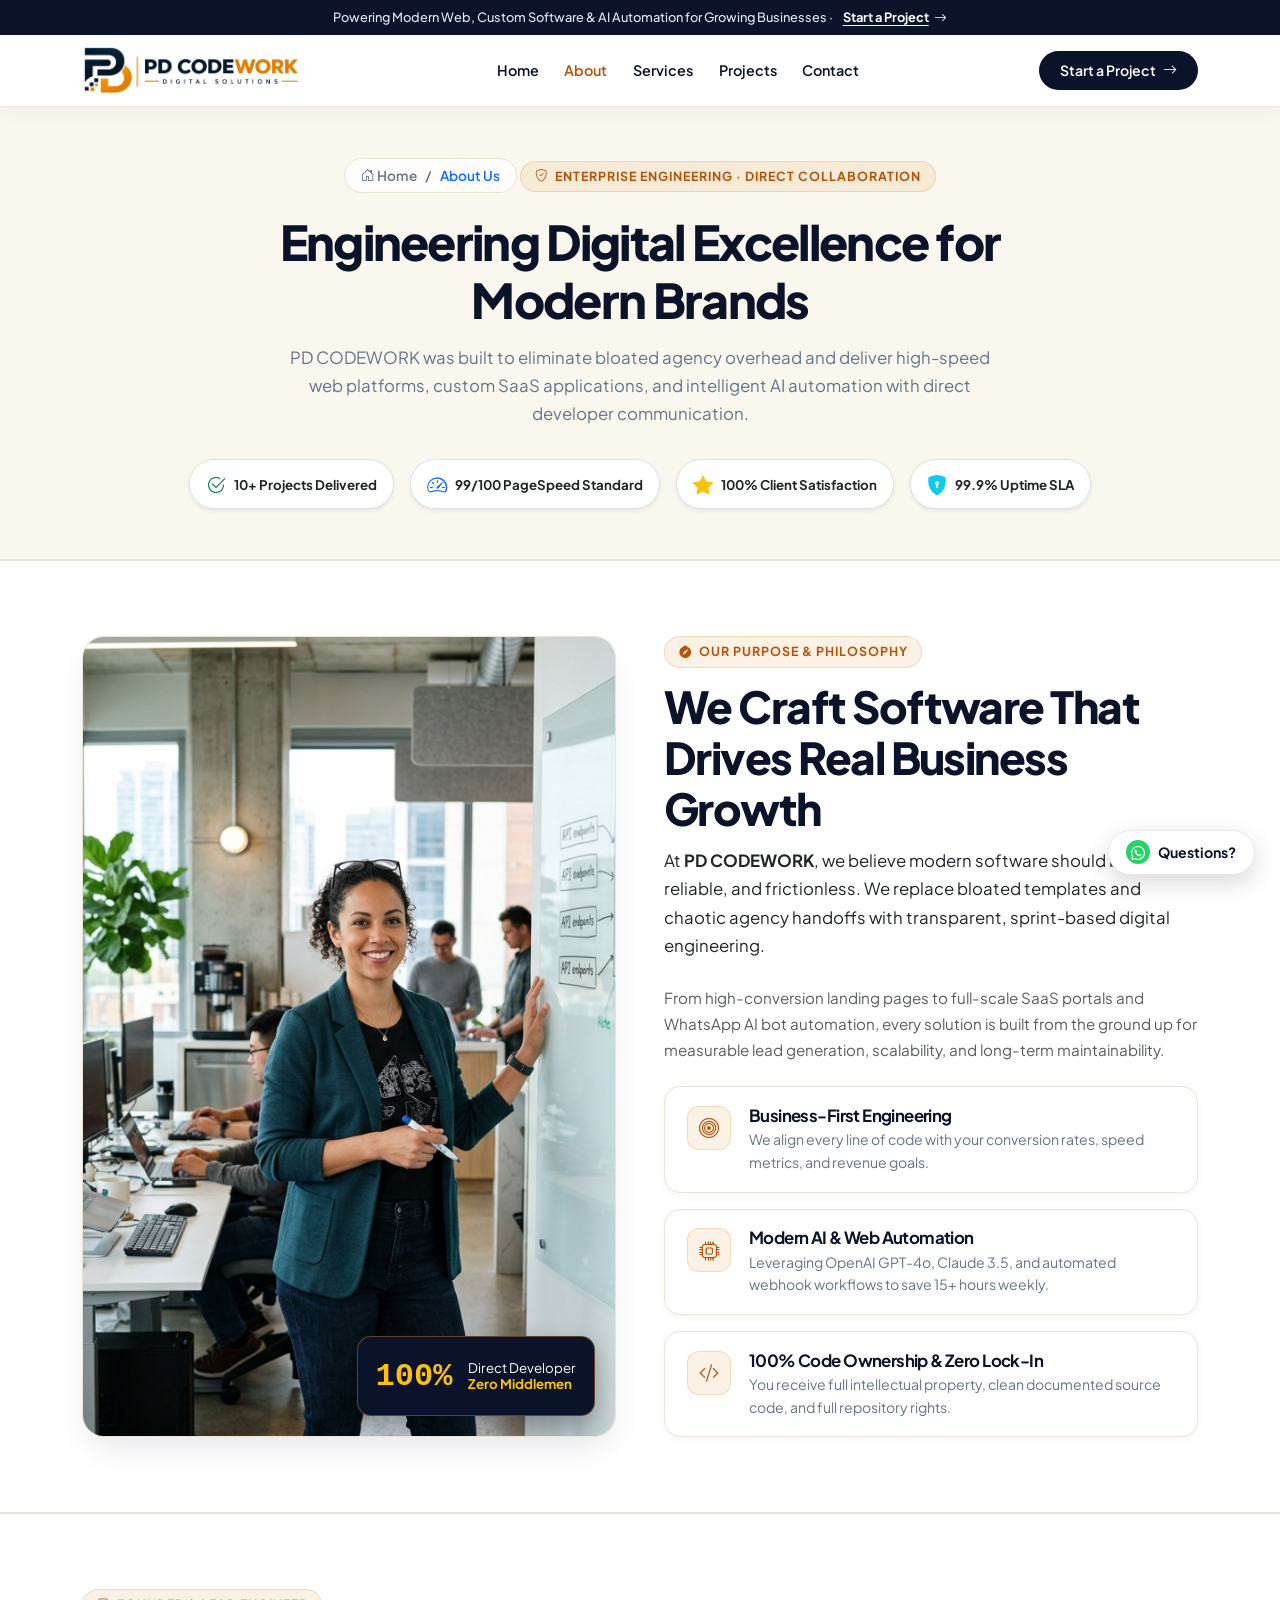
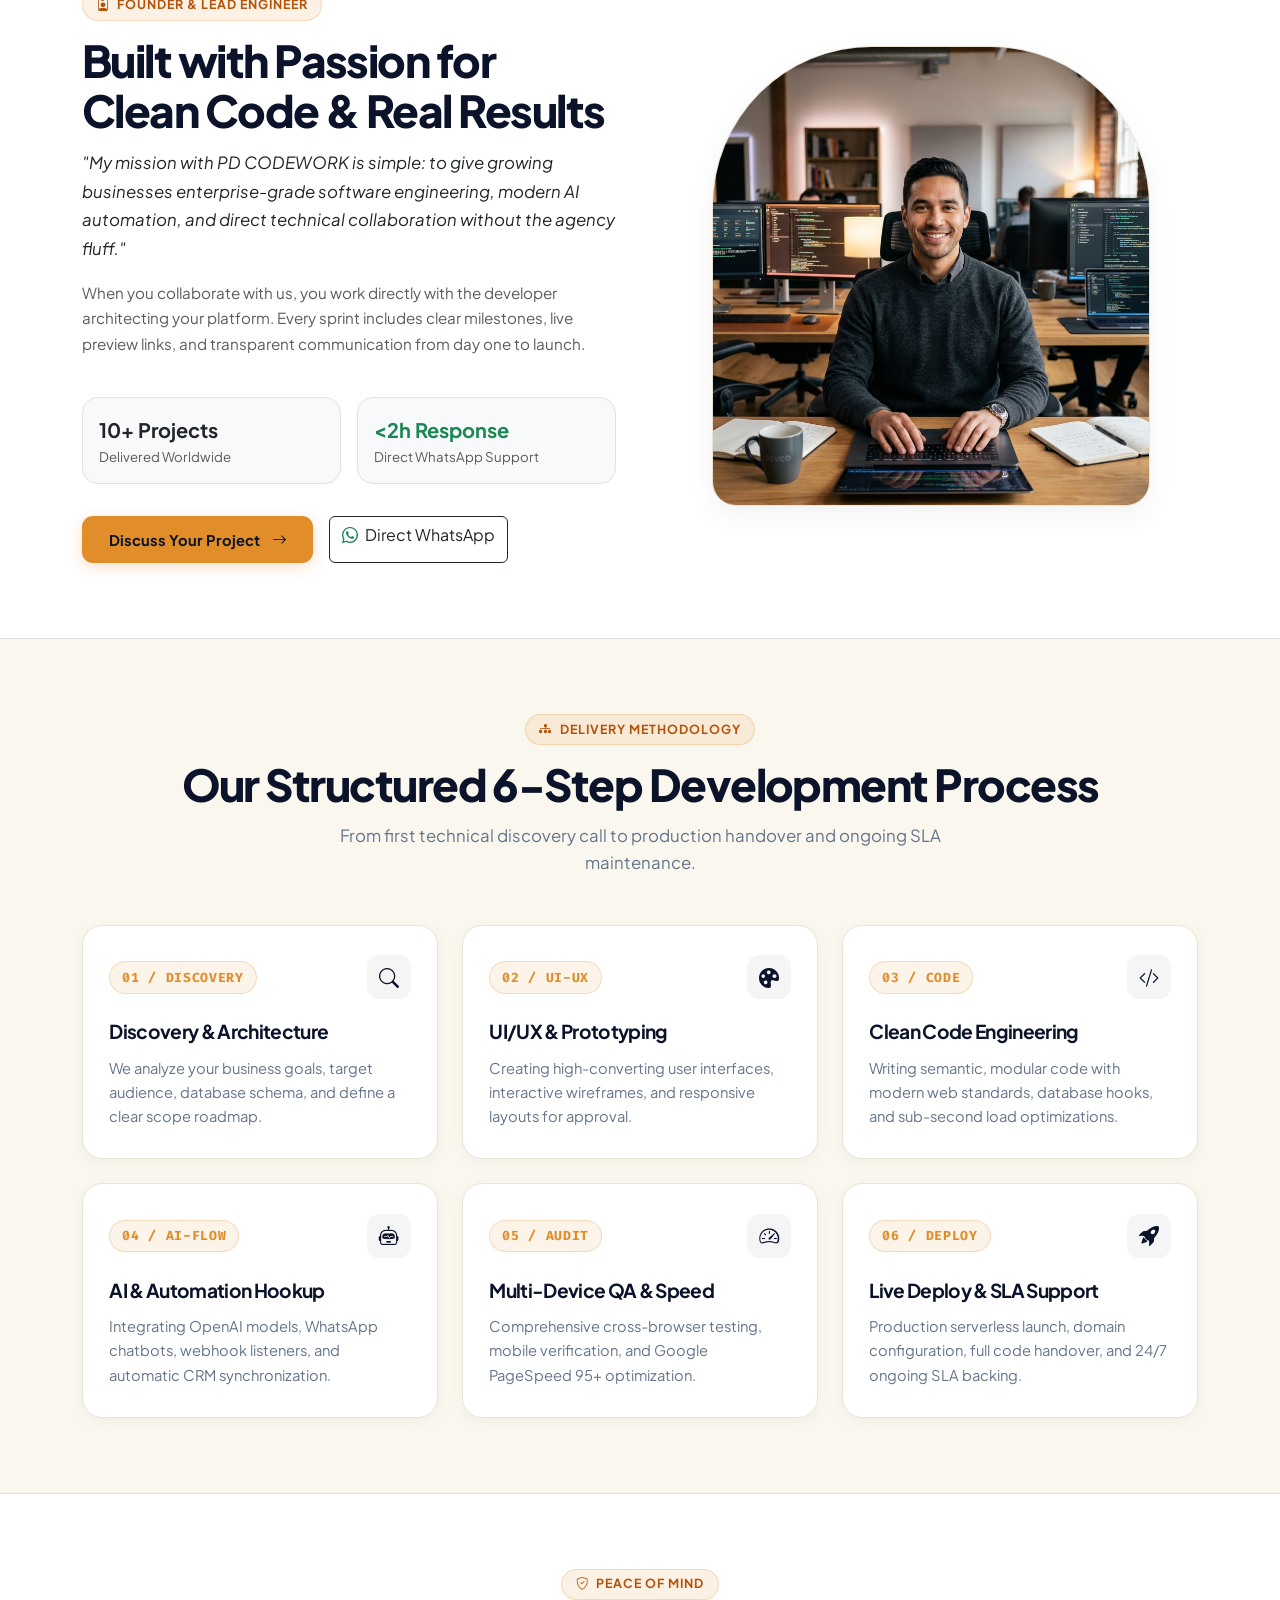
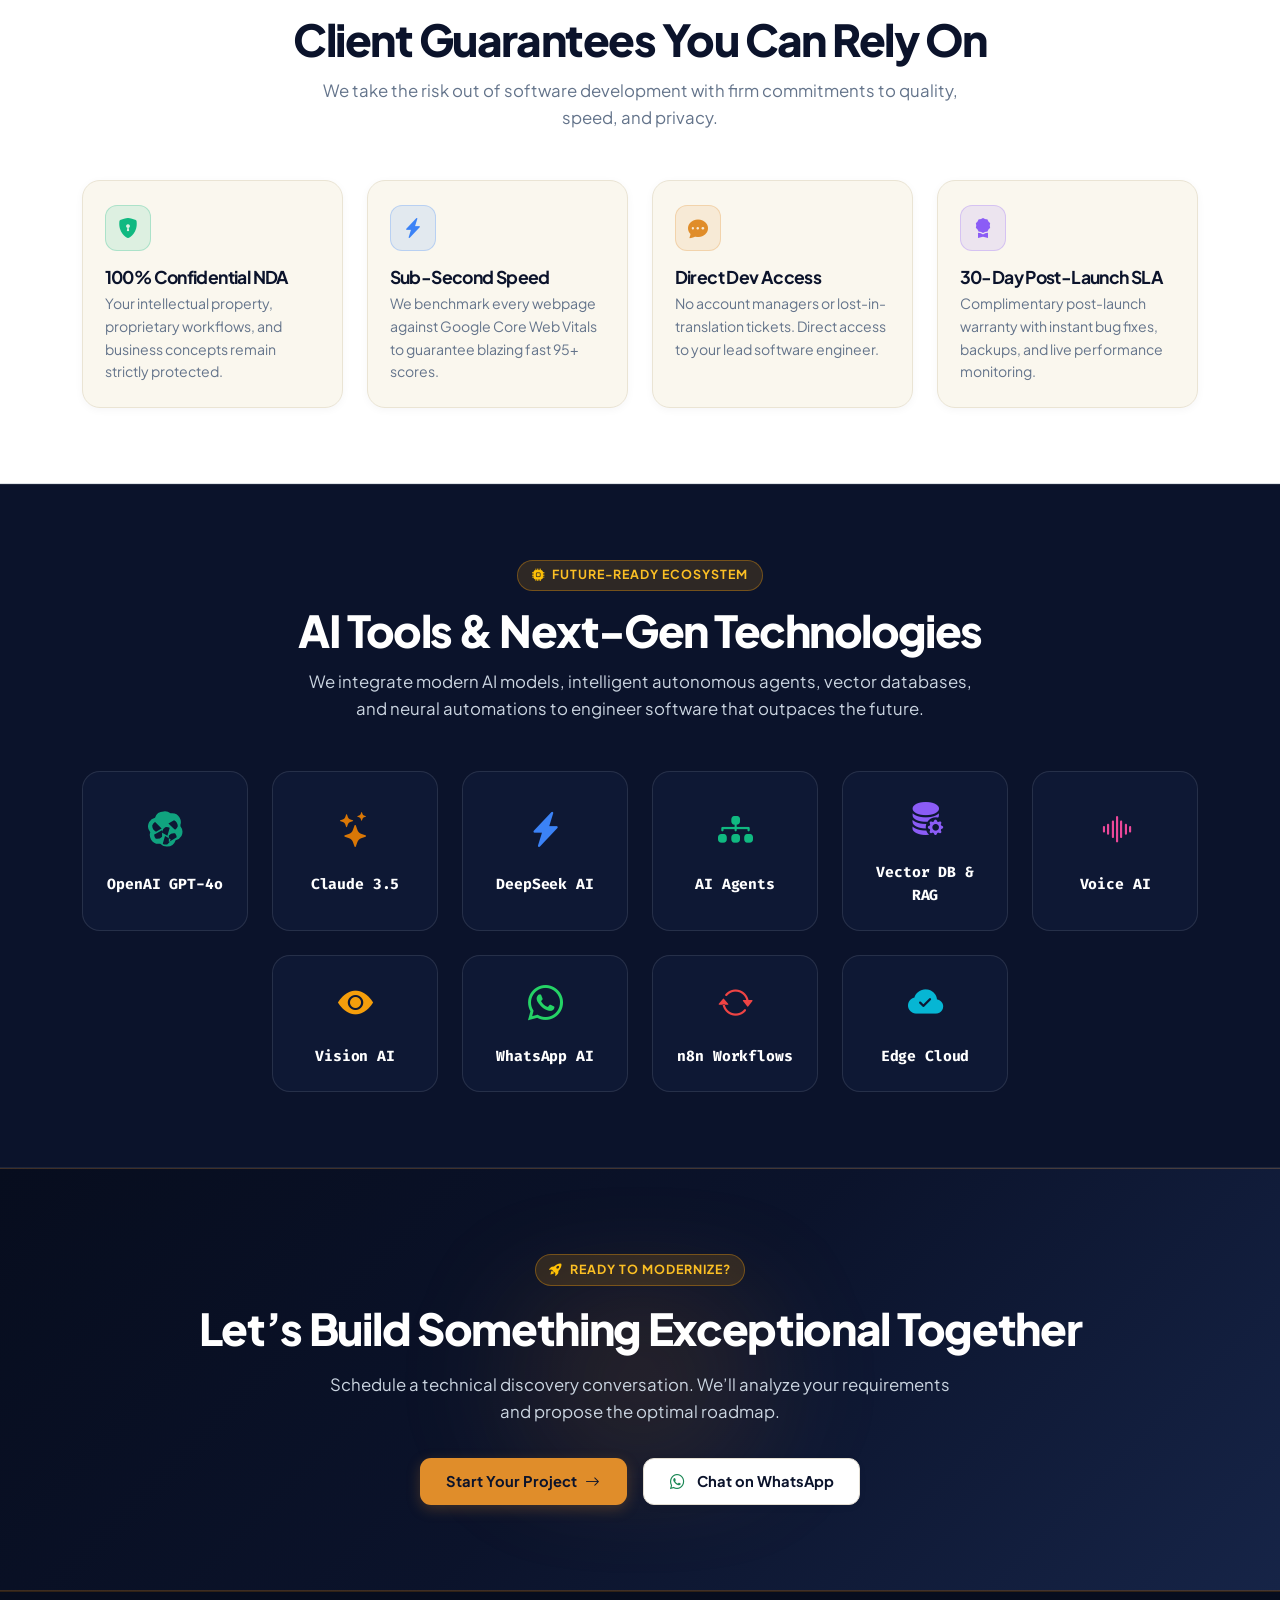
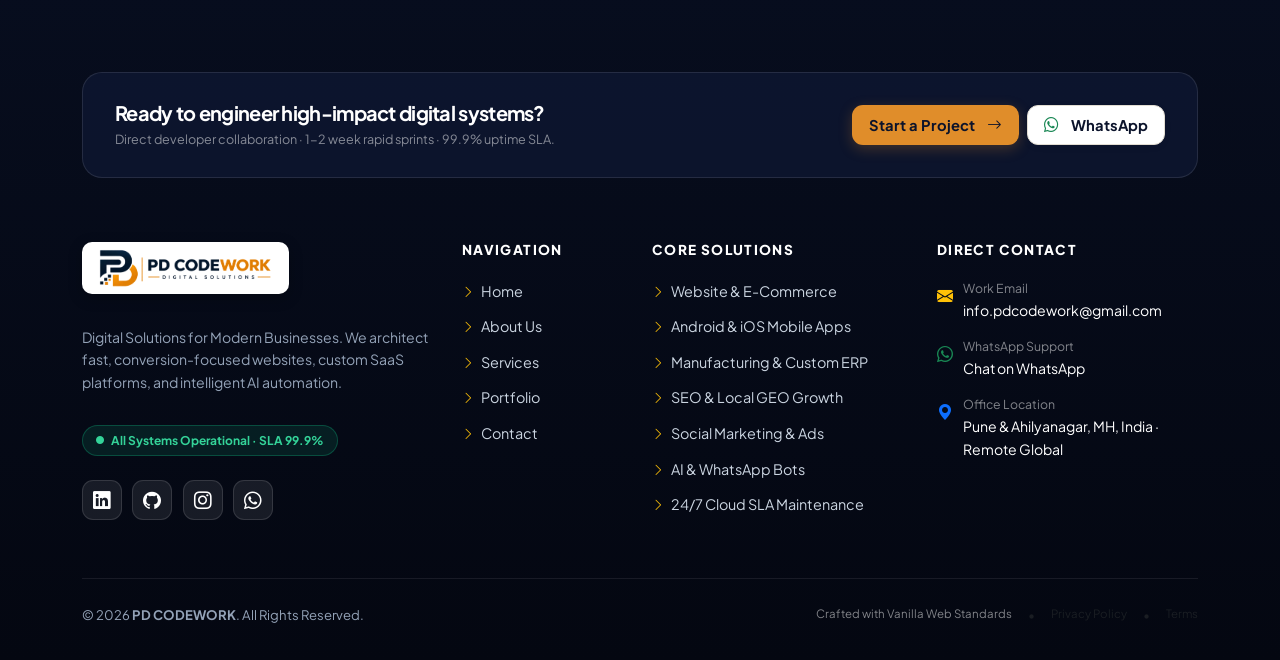
<file: about.html>
<!DOCTYPE html>
<html lang="en">

<head>
  <meta charset="UTF-8">
  <meta name="viewport" content="width=device-width, initial-scale=1.0">
  <meta http-equiv="X-UA-Compatible" content="ie=edge">

  <!-- Favicon Standard for Googlebot -->
  <link rel="shortcut icon" href="favicon.ico">
  <link rel="icon" type="image/png" sizes="32x32" href="images/favicon-32x32.png">
  <link rel="icon" type="image/png" sizes="512x512" href="images/favicon.png">
  <link rel="apple-touch-icon" href="images/favicon.png">

  <!-- Primary SEO Meta Tags -->
  <title>About Us | Software Engineering Agency Pune &amp; Ahilyanagar</title>
  <meta name="title" content="About Us | Software Engineering Agency Pune &amp; Ahilyanagar">
  <meta name="description"
    content="Learn about PD CODEWORK: Direct developer collaboration, rapid sprints, and enterprise engineering standards in Pune &amp; Ahilyanagar for modern businesses.">
  <meta name="keywords"
    content="about PD CODEWORK, software development company Pune, website agency Ahilyanagar, freelance developer Pune Ahmednagar, web engineering standards Maharashtra, custom software team India">
  <meta name="author" content="PD CODEWORK">
  <meta name="publisher" content="PD CODEWORK">
  <meta name="robots" content="index, follow, max-image-preview:large, max-snippet:-1, max-video-preview:-1">
  <meta name="theme-color" content="#FAF7EE">
  <link rel="canonical" href="https://pdcodework.com/about.html">

  <!-- GEO & Local Business Meta Tags -->
  <meta name="geo.region" content="IN-MH">
  <meta name="geo.placename" content="Pune &amp; Ahilyanagar, Maharashtra">
  <meta name="geo.position" content="18.5204;73.8567">
  <meta name="ICBM" content="18.5204, 73.8567">

  <!-- Open Graph / Facebook / LinkedIn Meta Tags -->
  <meta property="og:type" content="website">
  <meta property="og:locale" content="en_US">
  <meta property="og:site_name" content="PD CODEWORK — Digital Solutions">
  <meta property="og:url" content="https://pdcodework.com/about.html">
  <meta property="og:title" content="About PD CODEWORK | Software Engineering &amp; Web Agency Pune &amp; Ahilyanagar">
  <meta property="og:description"
    content="Zero middlemen. Direct developer access. 1-2 week agile delivery sprints and 99.9% uptime SLA across Pune &amp; Ahilyanagar.">
  <meta property="og:image" content="https://pdcodework.com/images/hero-founder.png">

  <!-- Twitter Meta Tags -->
  <meta name="twitter:card" content="summary_large_image">
  <meta name="twitter:url" content="https://pdcodework.com/about.html">
  <meta name="twitter:title" content="About PD CODEWORK | Software Engineering &amp; Web Agency Pune &amp; Ahilyanagar">
  <meta name="twitter:description"
    content="Zero middlemen. Direct developer access. 1-2 week agile delivery sprints and 99.9% uptime SLA across Pune &amp; Ahilyanagar.">
  <meta name="twitter:image" content="https://pdcodework.com/images/hero-founder.png">

  <!-- Structured Data: BreadcrumbList & AboutPage Schema (JSON-LD) -->
  <script type="application/ld+json">
  {
    "@context": "https://schema.org",
    "@graph": [
      {
        "@type": "BreadcrumbList",
        "itemListElement": [
          {
            "@type": "ListItem",
            "position": 1,
            "name": "Home",
            "item": "https://pdcodework.com/"
          },
          {
            "@type": "ListItem",
            "position": 2,
            "name": "About Us",
            "item": "https://pdcodework.com/about.html"
          }
        ]
      },
      {
        "@type": "AboutPage",
        "name": "About PD CODEWORK",
        "description": "Learn about PD CODEWORK's direct developer model, engineering philosophy, and high-impact digital solutions in Pune & Ahilyanagar.",
        "mainEntity": {
          "@type": "ProfessionalService",
          "name": "PD CODEWORK",
          "url": "https://pdcodework.com/",
          "telephone": "+919657847967",
          "email": "info.pdcodework@gmail.com",
          "address": {
            "@type": "PostalAddress",
            "addressLocality": "Pune & Ahilyanagar",
            "addressRegion": "Maharashtra",
            "addressCountry": "IN"
          }
        }
      }
    ]
  }
  </script>

  <!-- Favicon -->
  <link rel="icon" type="image/png" sizes="32x32" href="images/favicon-32x32.png">
  <link rel="icon" type="image/png" href="images/favicon.png">
  <link rel="apple-touch-icon" href="images/favicon.png">

  <!-- Bootstrap 5.3 CSS -->
  <link href="https://cdn.jsdelivr.net/npm/bootstrap@5.3.3/dist/css/bootstrap.min.css" rel="stylesheet"
    integrity="sha384-QWTKZyjpPEjISv5WaRU9OFeRpok6YctnYmDr5pNlyT2bRjXh0JMhjY6hW+ALEwIH" crossorigin="anonymous">

  <!-- Bootstrap Icons -->
  <link rel="stylesheet" href="https://cdn.jsdelivr.net/npm/bootstrap-icons@1.11.3/font/bootstrap-icons.min.css">

  <!-- Font Awesome 6 -->
  <link rel="stylesheet" href="https://cdnjs.cloudflare.com/ajax/libs/font-awesome/6.5.2/css/all.min.css">

  <!-- Custom Stylesheet (CampaignHQ Theme) -->
  <link rel="stylesheet" href="css/style.css">
</head>

<body>

  <!-- =========================================================================
       1. FIXED SITE HEADER (Announcement Bar + Main Navbar)
       ========================================================================= -->
  <header class="site-header-fixed">
    <!-- Top Announcement Bar (CampaignHQ Style) -->
    <div class="top-announcement-bar">
      <div class="container d-flex align-items-center justify-content-center">
        <span>
          Powering Modern Web, Custom Software &amp; AI Automation for Growing Businesses ·
          <a href="contact.html">Start a Project <i class="bi bi-arrow-right"></i></a>
        </span>
      </div>
    </div>

    <!-- Navbar (Crisp White Background with Slate Logo & Dark Pill CTA) -->
    <nav class="navbar navbar-expand-lg main-navbar" id="mainNav">
      <div class="container">
        <!-- Logo -->
        <a class="navbar-brand" href="index.html">
          <img src="images/logo.png" alt="PD CODEWORK — Digital Solutions" class="site-logo-img" width="195"
            height="50">
        </a>

        <!-- Mobile Hamburger Toggle -->
        <button class="navbar-toggler" type="button" data-bs-toggle="collapse" data-bs-target="#navbarContent"
          aria-controls="navbarContent" aria-expanded="false" aria-label="Toggle navigation">
          <span class="navbar-toggler-icon"></span>
        </button>

        <!-- Navigation Links -->
        <div class="collapse navbar-collapse" id="navbarContent">
          <ul class="navbar-nav mx-auto mb-2 mb-lg-0">
            <li class="nav-item">
              <a class="nav-link" href="index.html">Home</a>
            </li>
            <li class="nav-item">
              <a class="nav-link active" href="about.html">About</a>
            </li>
            <li class="nav-item">
              <a class="nav-link" href="services.html">Services</a>
            </li>
            <li class="nav-item">
              <a class="nav-link" href="projects.html">Projects</a>
            </li>
            <li class="nav-item">
              <a class="nav-link" href="contact.html">Contact</a>
            </li>
          </ul>

          <!-- Right Action CTA -->
          <div class="d-flex align-items-center gap-2">
            <a href="contact.html" class="btn btn-nav-dark">
              Start a Project <i class="bi bi-arrow-right"></i>
            </a>
          </div>
        </div>
      </div>
    </nav>
  </header>

  <!-- =========================================================================
       2. PAGE HERO BANNER
       ========================================================================= -->
  <section class="page-hero-banner">
    <div class="container">
      <div class="breadcrumb-custom">
        <a href="index.html"><i class="bi bi-house-door"></i> Home</a>
        <span>/</span>
        <span class="text-primary">About Us</span>
      </div>
      <div class="section-tag mb-3">
        <i class="bi bi-shield-check"></i> Enterprise Engineering · Direct Collaboration
      </div>
      <h1 class="page-hero-title">Engineering Digital Excellence for Modern Brands</h1>
      <p class="page-hero-subtitle">
        PD CODEWORK was built to eliminate bloated agency overhead and deliver high-speed web platforms, custom SaaS
        applications, and intelligent AI automation with direct developer communication.
      </p>

      <!-- Quick Trust Metrics Row -->
      <div class="d-flex flex-wrap justify-content-center gap-3 mt-4 pt-2">
        <div class="d-flex align-items-center gap-2 bg-white px-3 py-2 rounded-pill border border-cream shadow-sm">
          <i class="bi bi-check2-circle text-success fs-5"></i>
          <span class="small fw-bold text-dark">10+ Projects Delivered</span>
        </div>
        <div class="d-flex align-items-center gap-2 bg-white px-3 py-2 rounded-pill border border-cream shadow-sm">
          <i class="bi bi-speedometer2 text-primary fs-5"></i>
          <span class="small fw-bold text-dark">99/100 PageSpeed Standard</span>
        </div>
        <div class="d-flex align-items-center gap-2 bg-white px-3 py-2 rounded-pill border border-cream shadow-sm">
          <i class="bi bi-star-fill text-warning fs-5"></i>
          <span class="small fw-bold text-dark">100% Client Satisfaction</span>
        </div>
        <div class="d-flex align-items-center gap-2 bg-white px-3 py-2 rounded-pill border border-cream shadow-sm">
          <i class="bi bi-shield-lock-fill text-info fs-5"></i>
          <span class="small fw-bold text-dark">99.9% Uptime SLA</span>
        </div>
      </div>
    </div>
  </section>

  <!-- =========================================================================
       3. MISSION & STORY SECTION (With Verified Studio Graphic)
       ========================================================================= -->
  <section class="about-section section-padding">
    <div class="container">
      <div class="row align-items-stretch g-5">

        <!-- Left Image Card with Experience Badge -->
        <div class="col-lg-6 reveal-item d-flex">
          <div class="about-img-frame">
            <img src="images/about.jpg" alt="PD CODEWORK Engineering Studio" loading="lazy">
            <div class="about-experience-badge">
              <div class="d-flex align-items-center gap-3">
                <div class="fs-2 fw-bold text-warning font-monospace">100%</div>
                <div class="small lh-sm text-white">
                  Direct Developer<br>
                  <strong class="text-warning">Zero Middlemen</strong>
                </div>
              </div>
            </div>
          </div>
        </div>

        <!-- Right Content Column -->
        <div class="col-lg-6 reveal-item delay-2">
          <div class="section-tag">
            <i class="bi bi-compass-fill"></i> Our Purpose &amp; Philosophy
          </div>
          <h2 class="section-title">We Craft Software That Drives Real Business Growth</h2>
          <p class="text-dark mb-4" style="font-size: 1.05rem; line-height: 1.7;">
            At <strong>PD CODEWORK</strong>, we believe modern software should be fast, reliable, and frictionless. We
            replace bloated templates and chaotic agency handoffs with transparent, sprint-based digital engineering.
          </p>
          <p class="text-muted mb-4" style="line-height: 1.7;">
            From high-conversion landing pages to full-scale SaaS portals and WhatsApp AI bot automation, every solution
            is built from the ground up for measurable lead generation, scalability, and long-term maintainability.
          </p>

          <!-- 4 Value Items -->
          <div class="d-flex flex-column gap-3 mt-4">
            <div class="about-feature-item">
              <div class="feature-icon-box">
                <i class="bi bi-bullseye"></i>
              </div>
              <div>
                <h3 class="about-feature-title">Business-First Engineering</h3>
                <p class="about-feature-desc">We align every line of code with your conversion rates, speed metrics, and
                  revenue goals.</p>
              </div>
            </div>

            <div class="about-feature-item">
              <div class="feature-icon-box">
                <i class="bi bi-cpu"></i>
              </div>
              <div>
                <h3 class="about-feature-title">Modern AI &amp; Web Automation</h3>
                <p class="about-feature-desc">Leveraging OpenAI GPT-4o, Claude 3.5, and automated webhook workflows to
                  save 15+ hours weekly.</p>
              </div>
            </div>

            <div class="about-feature-item">
              <div class="feature-icon-box">
                <i class="bi bi-code-slash"></i>
              </div>
              <div>
                <h3 class="about-feature-title">100% Code Ownership &amp; Zero Lock-In</h3>
                <p class="about-feature-desc">You receive full intellectual property, clean documented source code, and
                  full repository rights.</p>
              </div>
            </div>
          </div>

        </div>

      </div>
    </div>
  </section>

  <!-- =========================================================================
       4. FOUNDER & LEAD DEVELOPER SPOTLIGHT
       ========================================================================= -->
  <section class="section-padding bg-white border-top border-bottom">
    <div class="container">
      <div class="row align-items-center g-5">

        <!-- Left Text Column -->
        <div class="col-lg-6 order-2 order-lg-1 reveal-item">
          <div class="section-tag">
            <i class="bi bi-person-badge"></i> Founder &amp; Lead Engineer
          </div>
          <h2 class="section-title">Built with Passion for Clean Code &amp; Real Results</h2>
          <p class="text-dark mb-3" style="font-size: 1.05rem; line-height: 1.7;">
            <em>"My mission with PD CODEWORK is simple: to give growing businesses enterprise-grade software
              engineering, modern AI automation, and direct technical collaboration without the agency fluff."</em>
          </p>
          <p class="text-muted mb-4" style="line-height: 1.7;">
            When you collaborate with us, you work directly with the developer architecting your platform. Every sprint
            includes clear milestones, live preview links, and transparent communication from day one to launch.
          </p>

          <div class="row g-3 mt-2">
            <div class="col-sm-6">
              <div class="p-3 bg-light rounded-4 border">
                <div class="fw-bold text-dark fs-5">10+ Projects</div>
                <div class="text-muted small">Delivered Worldwide</div>
              </div>
            </div>
            <div class="col-sm-6">
              <div class="p-3 bg-light rounded-4 border">
                <div class="fw-bold text-success fs-5">&lt;2h Response</div>
                <div class="text-muted small">Direct WhatsApp Support</div>
              </div>
            </div>
          </div>

          <div class="d-flex flex-wrap gap-3 mt-4 pt-2">
            <a href="contact.html" class="btn btn-campaign-amber">
              Discuss Your Project <i class="bi bi-arrow-right ms-1"></i>
            </a>
            <a href="https://wa.me/919657847967?text=Hello%20PD%20CODEWORK,%20I%20would%20like%20to%20discuss%20a%20project."
              target="_blank" rel="noopener noreferrer" class="btn btn-outline-dark">
              <i class="bi bi-whatsapp text-success me-1"></i> Direct WhatsApp
            </a>
          </div>
        </div>

        <!-- Right Founder Portrait Card -->
        <div class="col-lg-6 order-1 order-lg-2 reveal-item delay-2">
          <div class="hero-composite-wrap" style="height: auto; min-height: auto;">
            <div class="hero-center-arch-frame" style="width: 82%; height: 460px; margin: 0 auto;">
              <img src="images/hero-founder.png" alt="PD CODEWORK Founder & Software Solutions Lead" width="450"
                height="460" loading="lazy" style="object-fit: cover; object-position: center 15%;">
            </div>
          </div>
        </div>

      </div>
    </div>
  </section>

  <!-- =========================================================================
       5. 6-STEP AGILE DELIVERY PROCESS
       ========================================================================= -->
  <section class="section-padding" style="background-color: var(--bg-page-cream);" id="process">
    <div class="container">
      <div class="text-center mb-5 reveal-item">
        <div class="section-tag">
          <i class="bi bi-diagram-3-fill"></i> Delivery Methodology
        </div>
        <h2 class="section-title">Our Structured 6-Step Development Process</h2>
        <p class="section-subtitle">
          From first technical discovery call to production handover and ongoing SLA maintenance.
        </p>
      </div>

      <div class="row g-4">
        <!-- 01 Discovery -->
        <div class="col-md-6 col-lg-4 reveal-item delay-1">
          <div class="process-card">
            <div class="process-card-header">
              <span class="process-card-number">01 / DISCOVERY</span>
              <div class="process-card-icon">
                <i class="bi bi-search"></i>
              </div>
            </div>
            <h3 class="process-card-title">Discovery &amp; Architecture</h3>
            <p class="process-card-desc">We analyze your business goals, target audience, database schema, and define a
              clear scope roadmap.</p>
          </div>
        </div>

        <!-- 02 Wireframing -->
        <div class="col-md-6 col-lg-4 reveal-item delay-2">
          <div class="process-card">
            <div class="process-card-header">
              <span class="process-card-number">02 / UI-UX</span>
              <div class="process-card-icon">
                <i class="bi bi-palette-fill"></i>
              </div>
            </div>
            <h3 class="process-card-title">UI/UX &amp; Prototyping</h3>
            <p class="process-card-desc">Creating high-converting user interfaces, interactive wireframes, and
              responsive layouts for approval.</p>
          </div>
        </div>

        <!-- 03 Development -->
        <div class="col-md-6 col-lg-4 reveal-item delay-3">
          <div class="process-card">
            <div class="process-card-header">
              <span class="process-card-number">03 / CODE</span>
              <div class="process-card-icon">
                <i class="bi bi-code-slash"></i>
              </div>
            </div>
            <h3 class="process-card-title">Clean Code Engineering</h3>
            <p class="process-card-desc">Writing semantic, modular code with modern web standards, database hooks, and
              sub-second load optimizations.</p>
          </div>
        </div>

        <!-- 04 AI Integration -->
        <div class="col-md-6 col-lg-4 reveal-item delay-4">
          <div class="process-card">
            <div class="process-card-header">
              <span class="process-card-number">04 / AI-FLOW</span>
              <div class="process-card-icon">
                <i class="bi bi-robot"></i>
              </div>
            </div>
            <h3 class="process-card-title">AI &amp; Automation Hookup</h3>
            <p class="process-card-desc">Integrating OpenAI models, WhatsApp chatbots, webhook listeners, and automatic
              CRM synchronization.</p>
          </div>
        </div>

        <!-- 05 QA Auditing -->
        <div class="col-md-6 col-lg-4 reveal-item delay-5">
          <div class="process-card">
            <div class="process-card-header">
              <span class="process-card-number">05 / AUDIT</span>
              <div class="process-card-icon">
                <i class="bi bi-speedometer2"></i>
              </div>
            </div>
            <h3 class="process-card-title">Multi-Device QA &amp; Speed</h3>
            <p class="process-card-desc">Comprehensive cross-browser testing, mobile verification, and Google PageSpeed
              95+ optimization.</p>
          </div>
        </div>

        <!-- 06 Live Deploy -->
        <div class="col-md-6 col-lg-4 reveal-item delay-5">
          <div class="process-card">
            <div class="process-card-header">
              <span class="process-card-number">06 / DEPLOY</span>
              <div class="process-card-icon">
                <i class="bi bi-rocket-takeoff-fill"></i>
              </div>
            </div>
            <h3 class="process-card-title">Live Deploy &amp; SLA Support</h3>
            <p class="process-card-desc">Production serverless launch, domain configuration, full code handover, and
              24/7 ongoing SLA backing.</p>
          </div>
        </div>
      </div>
    </div>
  </section>

  <!-- =========================================================================
       6. CLIENT TRUST & QUALITY GUARANTEES (4-Card Bento Matrix)
       ========================================================================= -->
  <section class="section-padding bg-white border-top border-bottom">
    <div class="container">
      <div class="text-center mb-5 reveal-item">
        <div class="section-tag">
          <i class="bi bi-shield-check"></i> Peace of Mind
        </div>
        <h2 class="section-title">Client Guarantees You Can Rely On</h2>
        <p class="section-subtitle">
          We take the risk out of software development with firm commitments to quality, speed, and privacy.
        </p>
      </div>

      <div class="row g-4 justify-content-center">
        <!-- Guarantee 1 -->
        <div class="col-md-6 col-lg-3 reveal-item delay-1">
          <div class="why-card h-100">
            <div class="why-icon"
              style="background: rgba(16, 185, 129, 0.12); color: #10B981; border-color: rgba(16, 185, 129, 0.25);">
              <i class="bi bi-shield-lock-fill"></i>
            </div>
            <h4 class="why-title">100% Confidential NDA</h4>
            <p class="why-desc">Your intellectual property, proprietary workflows, and business concepts remain strictly
              protected.</p>
          </div>
        </div>

        <!-- Guarantee 2 -->
        <div class="col-md-6 col-lg-3 reveal-item delay-2">
          <div class="why-card h-100">
            <div class="why-icon"
              style="background: rgba(59, 130, 246, 0.12); color: #3B82F6; border-color: rgba(59, 130, 246, 0.25);">
              <i class="bi bi-lightning-charge-fill"></i>
            </div>
            <h4 class="why-title">Sub-Second Speed</h4>
            <p class="why-desc">We benchmark every webpage against Google Core Web Vitals to guarantee blazing fast 95+
              scores.</p>
          </div>
        </div>

        <!-- Guarantee 3 -->
        <div class="col-md-6 col-lg-3 reveal-item delay-3">
          <div class="why-card h-100">
            <div class="why-icon"
              style="background: rgba(224, 141, 42, 0.12); color: #E08D2A; border-color: rgba(224, 141, 42, 0.25);">
              <i class="bi bi-chat-dots-fill"></i>
            </div>
            <h4 class="why-title">Direct Dev Access</h4>
            <p class="why-desc">No account managers or lost-in-translation tickets. Direct access to your lead software
              engineer.</p>
          </div>
        </div>

        <!-- Guarantee 4 -->
        <div class="col-md-6 col-lg-3 reveal-item delay-4">
          <div class="why-card h-100">
            <div class="why-icon"
              style="background: rgba(139, 92, 246, 0.12); color: #8B5CF6; border-color: rgba(139, 92, 246, 0.25);">
              <i class="bi bi-award-fill"></i>
            </div>
            <h4 class="why-title">30-Day Post-Launch SLA</h4>
            <p class="why-desc">Complimentary post-launch warranty with instant bug fixes, backups, and live performance
              monitoring.</p>
          </div>
        </div>
      </div>
    </div>
  </section>

  <!-- =========================================================================
       7. AI TOOLS & NEXT-GEN TECH ECOSYSTEM
       ========================================================================= -->
  <section class="tech-stack-section section-padding">
    <div class="container">

      <!-- Section Header -->
      <div class="text-center mb-5 reveal-item">
        <div class="section-tag tag-dark">
          <i class="bi bi-cpu-fill text-warning"></i> Future-Ready Ecosystem
        </div>
        <h2 class="section-title text-white">AI Tools &amp; Next-Gen Technologies</h2>
        <p class="section-subtitle">
          We integrate modern AI models, intelligent autonomous agents, vector databases, and neural automations to
          engineer software that outpaces the future.
        </p>
      </div>

      <div class="row g-3 g-md-4 justify-content-center">

        <!-- 1. OpenAI GPT-4o -->
        <div class="col-6 col-sm-4 col-md-3 col-lg-2 reveal-item delay-1">
          <div class="tech-badge-card">
            <div class="tech-badge-icon" style="color: #10A37F;">
              <svg viewBox="0 0 24 24" width="36" height="36" fill="currentColor">
                <path
                  d="M22.28 9.24a5.9 5.9 0 0 0-.49-4.8 6.04 6.04 0 0 0-6.14-2.88A6 6 0 0 0 11.12.3a6.04 6.04 0 0 0-5.78 4.22 5.92 5.92 0 0 0-3.9 2.82 6.04 6.04 0 0 0 .73 6.78 5.9 5.9 0 0 0 .49 4.8 6.04 6.04 0 0 0 6.14 2.88A6 6 0 0 0 13.3 23.7a6.04 6.04 0 0 0 5.78-4.22 5.92 5.92 0 0 0 3.9-2.82 6.04 6.04 0 0 0-.7-6.42zm-8.8 13.06a4.57 4.57 0 0 1-2.94-.37 4.7 4.7 0 0 1 .15-.84l1.32-4.5 3.75 2.16a4.6 4.6 0 0 1-2.28 3.55zm-7.6-3.8a4.58 4.58 0 0 1-1.12-2.73 4.54 4.54 0 0 1 .77-.42l4.5-2.6.02 4.34a4.6 4.6 0 0 1-4.17 1.41zm-2.4-8.8a4.6 4.6 0 0 1 1.83-2.34 4.58 4.58 0 0 1 .63.46l3.82 3.77-3.77 2.18a4.58 4.58 0 0 1-2.51-4.07zm14.6 2.34l-3.82-3.77 3.77-2.18a4.58 4.58 0 0 1 2.51 4.07 4.6 4.6 0 0 1-1.83 2.34 4.58 4.58 0 0 1-.63-.46zm1.75 5.53a4.54 4.54 0 0 1-.77.42l-4.5 2.6-.02-4.34a4.6 4.6 0 0 1 4.17-1.41 4.58 4.58 0 0 1 1.12 2.73zm-6.23-1.07l-3.75-2.16a4.6 4.6 0 0 1 2.28-3.55 4.57 4.57 0 0 1 2.94.37 4.7 4.7 0 0 1-.15.84l-1.32 4.5z" />
              </svg>
            </div>
            <p class="tech-badge-name">OpenAI GPT-4o</p>
          </div>
        </div>

        <!-- 2. Claude 3.5 -->
        <div class="col-6 col-sm-4 col-md-3 col-lg-2 reveal-item delay-1">
          <div class="tech-badge-card">
            <div class="tech-badge-icon" style="color: #D97706;">
              <i class="bi bi-stars" style="font-size: 2.2rem;"></i>
            </div>
            <p class="tech-badge-name">Claude 3.5</p>
          </div>
        </div>

        <!-- 3. DeepSeek AI -->
        <div class="col-6 col-sm-4 col-md-3 col-lg-2 reveal-item delay-2">
          <div class="tech-badge-card">
            <div class="tech-badge-icon" style="color: #3B82F6;">
              <i class="bi bi-lightning-charge-fill" style="font-size: 2.2rem;"></i>
            </div>
            <p class="tech-badge-name">DeepSeek AI</p>
          </div>
        </div>

        <!-- 4. LangChain Agents -->
        <div class="col-6 col-sm-4 col-md-3 col-lg-2 reveal-item delay-2">
          <div class="tech-badge-card">
            <div class="tech-badge-icon" style="color: #10B981;">
              <i class="bi bi-diagram-3-fill" style="font-size: 2.2rem;"></i>
            </div>
            <p class="tech-badge-name">AI Agents</p>
          </div>
        </div>

        <!-- 5. Vector DB & RAG -->
        <div class="col-6 col-sm-4 col-md-3 col-lg-2 reveal-item delay-3">
          <div class="tech-badge-card">
            <div class="tech-badge-icon" style="color: #8B5CF6;">
              <i class="bi bi-database-fill-gear" style="font-size: 2.2rem;"></i>
            </div>
            <p class="tech-badge-name">Vector DB &amp; RAG</p>
          </div>
        </div>

        <!-- 6. Voice AI & Audio -->
        <div class="col-6 col-sm-4 col-md-3 col-lg-2 reveal-item delay-3">
          <div class="tech-badge-card">
            <div class="tech-badge-icon" style="color: #EC4899;">
              <i class="bi bi-soundwave" style="font-size: 2.2rem;"></i>
            </div>
            <p class="tech-badge-name">Voice AI</p>
          </div>
        </div>

        <!-- 7. Vision AI & OCR -->
        <div class="col-6 col-sm-4 col-md-3 col-lg-2 reveal-item delay-4">
          <div class="tech-badge-card">
            <div class="tech-badge-icon" style="color: #F59E0B;">
              <i class="bi bi-eye-fill" style="font-size: 2.2rem;"></i>
            </div>
            <p class="tech-badge-name">Vision AI</p>
          </div>
        </div>

        <!-- 8. WhatsApp AI Bots -->
        <div class="col-6 col-sm-4 col-md-3 col-lg-2 reveal-item delay-4">
          <div class="tech-badge-card">
            <div class="tech-badge-icon" style="color: #25D366;">
              <i class="bi bi-whatsapp" style="font-size: 2.2rem;"></i>
            </div>
            <p class="tech-badge-name">WhatsApp AI</p>
          </div>
        </div>

        <!-- 9. n8n & Automations -->
        <div class="col-6 col-sm-4 col-md-3 col-lg-2 reveal-item delay-5">
          <div class="tech-badge-card">
            <div class="tech-badge-icon" style="color: #EF4444;">
              <i class="bi bi-arrow-repeat" style="font-size: 2.2rem;"></i>
            </div>
            <p class="tech-badge-name">n8n Workflows</p>
          </div>
        </div>

        <!-- 10. Serverless Edge Cloud -->
        <div class="col-6 col-sm-4 col-md-3 col-lg-2 reveal-item delay-5">
          <div class="tech-badge-card">
            <div class="tech-badge-icon" style="color: #06B6D4;">
              <i class="bi bi-cloud-check-fill" style="font-size: 2.2rem;"></i>
            </div>
            <p class="tech-badge-name">Edge Cloud</p>
          </div>
        </div>

      </div>
    </div>
  </section>

  <!-- =========================================================================
       8. CALL TO ACTION BANNER (Midnight Glow)
       ========================================================================= -->
  <section class="cta-banner-section">
    <div class="cta-glow"></div>
    <div class="container text-center position-relative" style="z-index: 2;">
      <div class="section-tag tag-dark mb-3">
        <i class="bi bi-rocket-takeoff-fill text-warning"></i> Ready to Modernize?
      </div>
      <h2 class="cta-title">Let’s Build Something Exceptional Together</h2>
      <p class="cta-subtitle">
        Schedule a technical discovery conversation. We’ll analyze your requirements and propose the optimal roadmap.
      </p>
      <div class="d-flex flex-wrap justify-content-center gap-3">
        <a href="contact.html" class="btn btn-campaign-amber">
          Start Your Project <i class="bi bi-arrow-right"></i>
        </a>
        <a href="https://wa.me/919657847967?text=Hello%20PD%20CODEWORK,%20I%20would%20like%20to%20discuss%20a%20project."
          target="_blank" rel="noopener noreferrer" class="btn btn-campaign-white">
          <i class="bi bi-whatsapp text-success me-1"></i> Chat on WhatsApp
        </a>
      </div>
    </div>
  </section>

  <!-- =========================================================================
       9. FOOTER (CampaignHQ Dark Midnight Theme)
       ========================================================================= -->
  <footer class="main-footer">
    <div class="container">

      <!-- Footer Pre-Pitch Mini Banner -->
      <div class="footer-top-banner reveal-item">
        <div>
          <h4 class="h5 fw-bold text-white mb-1">Ready to engineer high-impact digital systems?</h4>
          <p class="text-white-50 small mb-0">Direct developer collaboration · 1-2 week rapid sprints · 99.9% uptime
            SLA.</p>
        </div>
        <div class="d-flex flex-wrap gap-2">
          <a href="contact.html" class="btn btn-campaign-amber btn-sm px-3 py-2">
            Start a Project <i class="bi bi-arrow-right ms-1"></i>
          </a>
          <a href="https://wa.me/919657847967?text=Hello%20PD%20CODEWORK,%20I%20would%20like%20to%20discuss%20a%20project."
            target="_blank" rel="noopener noreferrer" class="btn btn-campaign-white btn-sm px-3 py-2">
            <i class="bi bi-whatsapp text-success me-1"></i> WhatsApp
          </a>
        </div>
      </div>

      <!-- Main Footer Columns Grid -->
      <div class="row g-4 justify-content-between">

        <!-- Brand Info Column -->
        <div class="col-lg-4 col-md-6">
          <a class="navbar-brand mb-3 d-inline-flex" href="index.html">
            <img src="images/logo.png" alt="PD CODEWORK — Digital Solutions" class="site-logo-footer-img" width="200"
              height="52">
          </a>
          <p class="footer-desc mt-3">
            Digital Solutions for Modern Businesses. We architect fast, conversion-focused websites, custom SaaS
            platforms, and intelligent AI automation.
          </p>

          <div class="footer-status-pill">
            <i class="bi bi-circle-fill" style="font-size: 0.5rem;"></i>
            <span>All Systems Operational · SLA 99.9%</span>
          </div>

          <div class="contact-socials-wrap mt-4">
            <a href="https://www.linkedin.com/in/pd-codework-485b3a433/" target="_blank" rel="noopener noreferrer"
              class="social-btn" aria-label="LinkedIn">
              <i class="bi bi-linkedin"></i>
            </a>
            <a href="https://github.com/pdcodework" target="_blank" rel="noopener noreferrer" class="social-btn"
              aria-label="GitHub">
              <i class="bi bi-github"></i>
            </a>
            <a href="https://www.instagram.com/pdcodework?igsi=MWVuM2VtZDZzMXA4NQ==" target="_blank"
              rel="noopener noreferrer" class="social-btn" aria-label="Instagram">
              <i class="bi bi-instagram"></i>
            </a>
            <a href="https://wa.me/919657847967" target="_blank" rel="noopener noreferrer" class="social-btn"
              aria-label="WhatsApp">
              <i class="bi bi-whatsapp"></i>
            </a>
          </div>
        </div>

        <!-- Navigation Pages Column -->
        <div class="col-lg-2 col-6">
          <h5 class="footer-heading">Navigation</h5>
          <ul class="footer-links">
            <li><a href="index.html"><i class="bi bi-chevron-right small text-warning"></i> Home</a></li>
            <li><a href="about.html"><i class="bi bi-chevron-right small text-warning"></i> About Us</a></li>
            <li><a href="services.html"><i class="bi bi-chevron-right small text-warning"></i> Services</a></li>
            <li><a href="projects.html"><i class="bi bi-chevron-right small text-warning"></i> Portfolio</a></li>
            <li><a href="contact.html"><i class="bi bi-chevron-right small text-warning"></i> Contact</a></li>
          </ul>
        </div>

        <!-- Solutions Column -->
        <div class="col-lg-3 col-6">
          <h5 class="footer-heading">Core Solutions</h5>
          <ul class="footer-links">
            <li><a href="services.html"><i class="bi bi-chevron-right small text-warning"></i> Website &amp;
                E-Commerce</a></li>
            <li><a href="services.html"><i class="bi bi-chevron-right small text-warning"></i> Android &amp; iOS Mobile
                Apps</a></li>
            <li><a href="services.html"><i class="bi bi-chevron-right small text-warning"></i> Manufacturing &amp;
                Custom ERP</a></li>
            <li><a href="services.html"><i class="bi bi-chevron-right small text-warning"></i> SEO &amp; Local GEO
                Growth</a></li>
            <li><a href="services.html"><i class="bi bi-chevron-right small text-warning"></i> Social Marketing &amp;
                Ads</a></li>
            <li><a href="services.html"><i class="bi bi-chevron-right small text-warning"></i> AI &amp; WhatsApp
                Bots</a></li>
            <li><a href="services.html"><i class="bi bi-chevron-right small text-warning"></i> 24/7 Cloud SLA
                Maintenance</a></li>
          </ul>
        </div>

        <!-- Direct Contact Column -->
        <div class="col-lg-3 col-md-6">
          <h5 class="footer-heading">Direct Contact</h5>
          <ul class="footer-links">
            <li class="footer-contact-link mb-3">
              <i class="bi bi-envelope-fill text-warning fs-6 mt-1"></i>
              <div>
                <small class="text-white-50 d-block">Work Email</small>
                <a href="mailto:info.pdcodework@gmail.com">info.pdcodework@gmail.com</a>
              </div>
            </li>
            <li class="footer-contact-link mb-3">
              <i class="bi bi-whatsapp text-success fs-6 mt-1"></i>
              <div>
                <small class="text-white-50 d-block">WhatsApp Support</small>
                <a href="https://wa.me/919657847967" target="_blank" rel="noopener noreferrer">Chat on WhatsApp</a>
              </div>
            </li>
            <li class="footer-contact-link">
              <i class="bi bi-geo-alt-fill text-primary fs-6 mt-1"></i>
              <div>
                <small class="text-white-50 d-block">Office Location</small>
                <span class="text-white">Pune &amp; Ahilyanagar, MH, India · Remote Global</span>
              </div>
            </li>
          </ul>
        </div>

      </div>

      <!-- Copyright Bottom Bar -->
      <div
        class="footer-bottom d-flex flex-column flex-md-row align-items-center justify-content-between gap-3 text-center text-md-start">
        <p class="mb-0">
          &copy; <span id="currentYear">2026</span> <strong>PD CODEWORK</strong>. All Rights Reserved.
        </p>
        <div class="d-flex align-items-center gap-3">
          <span class="text-white-50 small">Crafted with Vanilla Web Standards</span>
          <span class="text-muted">•</span>
          <a href="#" class="text-muted text-decoration-none small">Privacy Policy</a>
          <span class="text-muted">•</span>
          <a href="#" class="text-muted text-decoration-none small">Terms</a>
        </div>
      </div>

    </div>
  </footer>

  <!-- Floating WhatsApp Quick Button -->
  <div class="floating-questions-btn" id="floatingQuestionsBtn" role="button" aria-label="Quick WhatsApp assistance">
    <div class="whatsapp-dot-icon">
      <i class="bi bi-whatsapp"></i>
    </div>
    <span>Questions?</span>
  </div>

  <!-- Back to Top Button -->
  <button class="back-to-top-btn" id="backToTopBtn" aria-label="Back to top">
    <i class="bi bi-chevron-up"></i>
  </button>

  <!-- Bootstrap 5.3 JS Bundle -->
  <script src="https://cdn.jsdelivr.net/npm/bootstrap@5.3.3/dist/js/bootstrap.bundle.min.js"
    integrity="sha384-YvpcrYf0tY3lHB60NNkmXc5s9fDVZLESaAA55NDzOxhy9GkcIdslK1eN7N6jIeHz"
    crossorigin="anonymous"></script>

  <!-- Custom JavaScript -->
  <script src="js/script.js"></script>
</body>

</html>
</file>
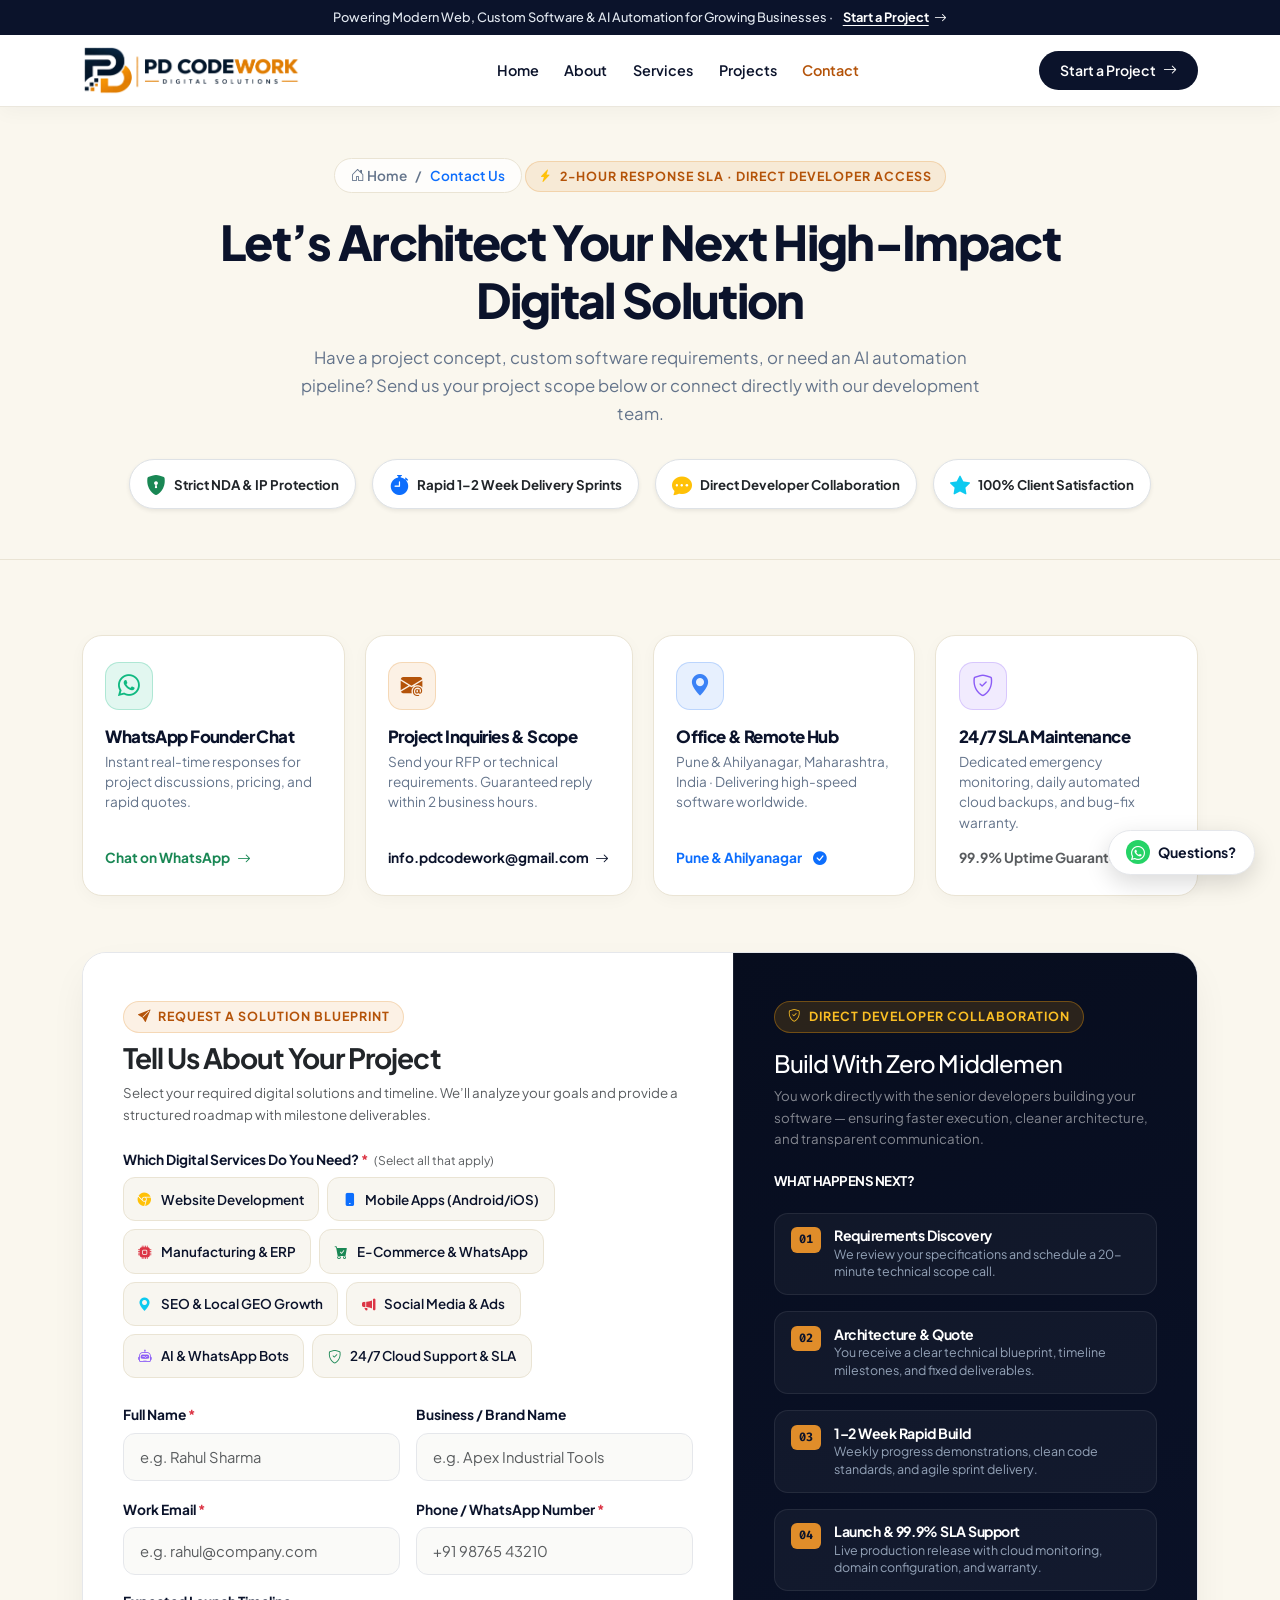
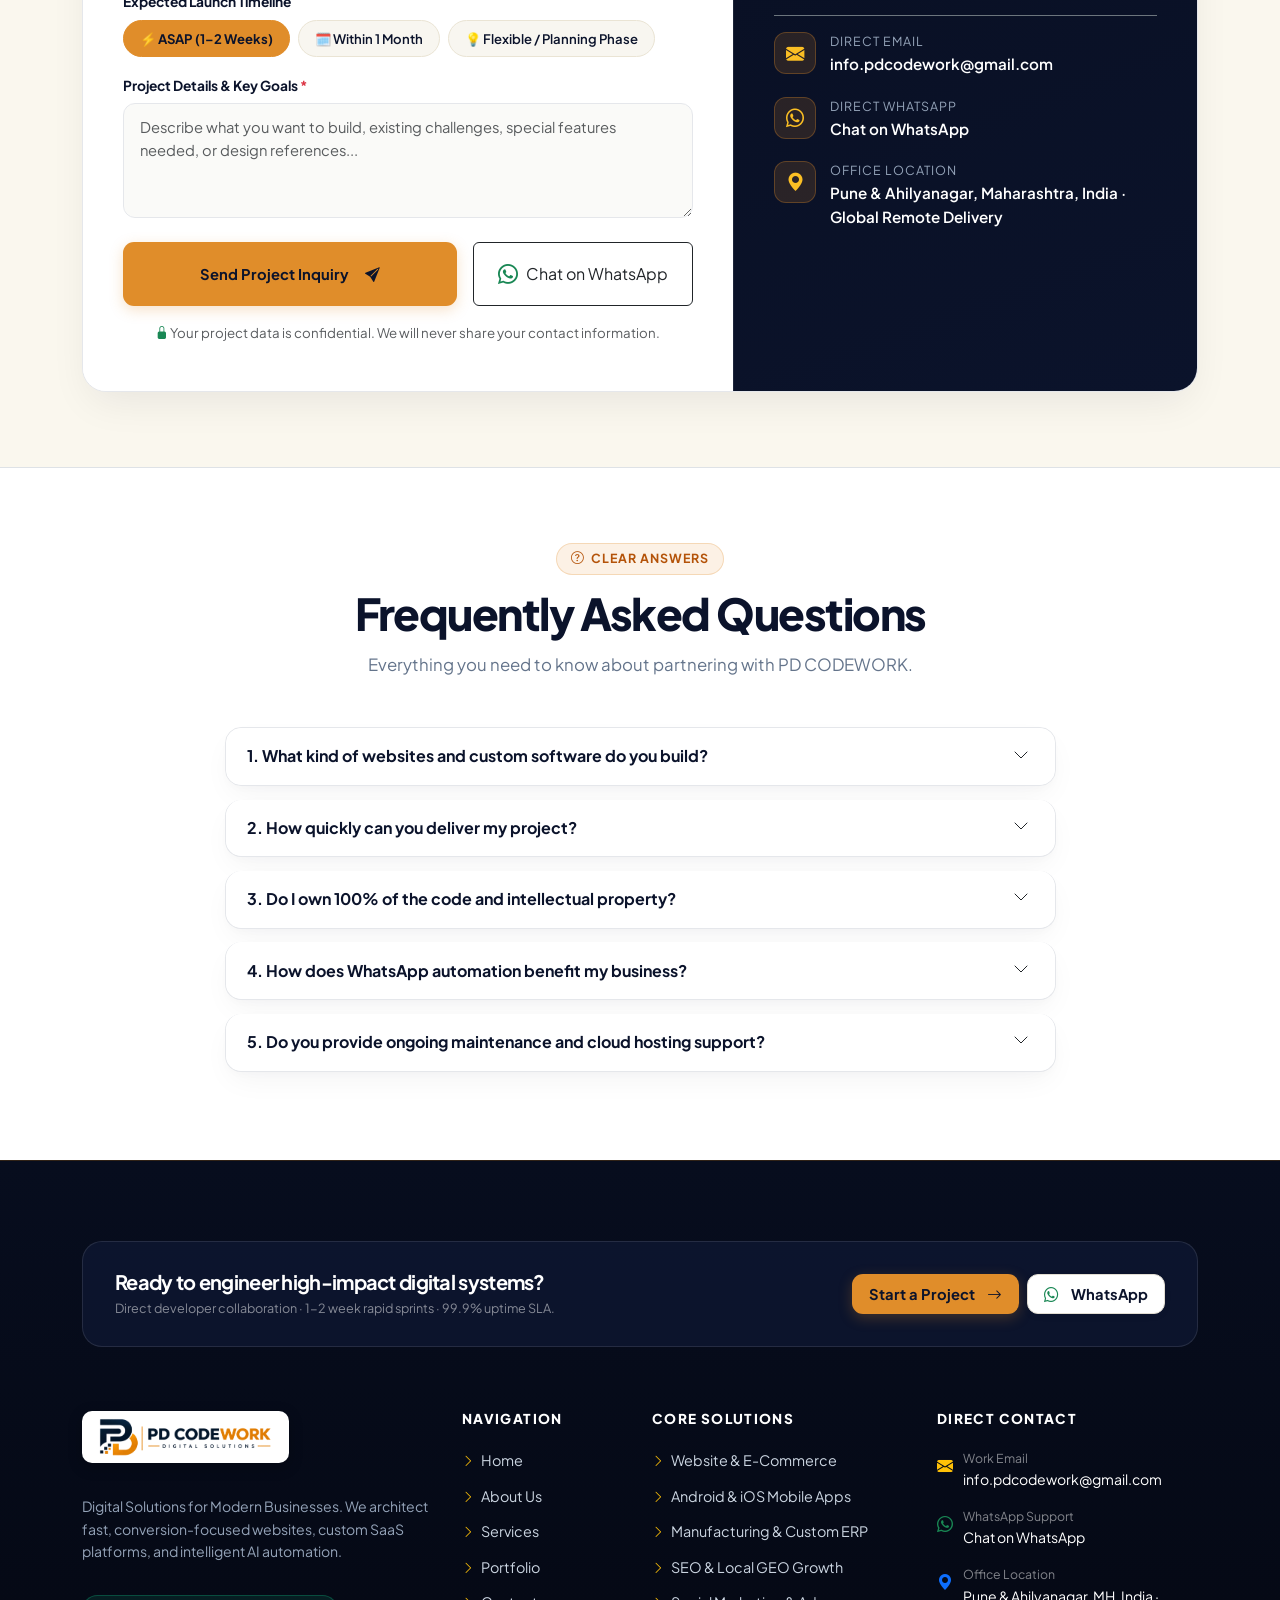
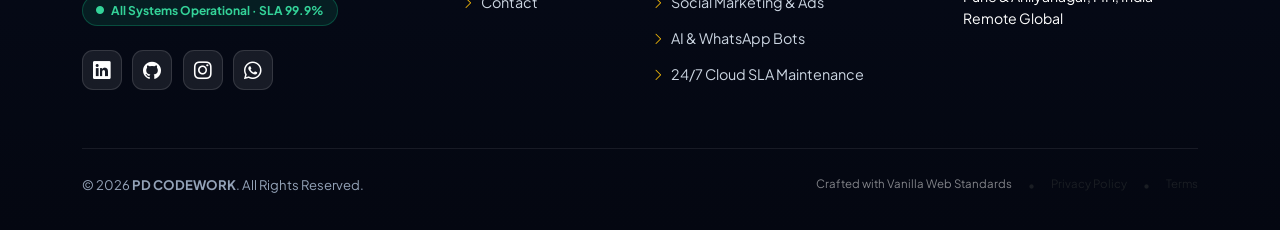
<file: contact.html>
<!DOCTYPE html>
<html lang="en">

<head>
  <meta charset="UTF-8">
  <meta name="viewport" content="width=device-width, initial-scale=1.0">
  <meta http-equiv="X-UA-Compatible" content="ie=edge">

  <!-- Favicon Standard for Googlebot -->
  <link rel="shortcut icon" href="favicon.ico">
  <link rel="icon" type="image/png" sizes="32x32" href="images/favicon-32x32.png">
  <link rel="icon" type="image/png" sizes="512x512" href="images/favicon.png">
  <link rel="apple-touch-icon" href="images/favicon.png">

  <!-- Primary SEO Meta Tags -->
  <title>Contact &amp; Hire Developers | PD CODEWORK Pune &amp; Ahilya</title>
  <meta name="title" content="Contact &amp; Hire Developers | PD CODEWORK Pune &amp; Ahilya">
  <meta name="description"
    content="Contact PD CODEWORK developers directly. Request a project quote for websites, mobile apps, ERP software &amp; SEO in Pune &amp; Ahilyanagar. 2h SLA reply.">
  <meta name="keywords"
    content="contact PD CODEWORK, hire web developer Pune, software development quote Ahilyanagar, freelance developer Pune Ahmednagar, contact software engineer India, WhatsApp software consultation Maharashtra">
  <meta name="author" content="PD CODEWORK">
  <meta name="publisher" content="PD CODEWORK">
  <meta name="robots" content="index, follow, max-image-preview:large, max-snippet:-1, max-video-preview:-1">
  <meta name="theme-color" content="#FAF7EE">
  <link rel="canonical" href="https://pdcodework.com/contact.html">

  <!-- GEO & Local Business Meta Tags -->
  <meta name="geo.region" content="IN-MH">
  <meta name="geo.placename" content="Pune &amp; Ahilyanagar, Maharashtra">
  <meta name="geo.position" content="18.5204;73.8567">
  <meta name="ICBM" content="18.5204, 73.8567">

  <!-- Open Graph / Facebook / LinkedIn Meta Tags -->
  <meta property="og:type" content="website">
  <meta property="og:locale" content="en_US">
  <meta property="og:site_name" content="PD CODEWORK — Digital Solutions">
  <meta property="og:url" content="https://pdcodework.com/contact.html">
  <meta property="og:title" content="Contact &amp; Hire Developers | PD CODEWORK Pune &amp; Ahilyanagar">
  <meta property="og:description"
    content="Direct developer access. Quick WhatsApp consultation, email RFP submissions, and rapid 2-hour response SLA in Pune &amp; Ahilyanagar.">
  <meta property="og:image" content="https://pdcodework.com/images/hero-founder.png">

  <!-- Twitter Meta Tags -->
  <meta name="twitter:card" content="summary_large_image">
  <meta name="twitter:url" content="https://pdcodework.com/contact.html">
  <meta name="twitter:title" content="Contact &amp; Hire Developers | PD CODEWORK Pune &amp; Ahilyanagar">
  <meta name="twitter:description"
    content="Direct developer access. Quick WhatsApp consultation, email RFP submissions, and rapid 2-hour response SLA in Pune &amp; Ahilyanagar.">
  <meta name="twitter:image" content="https://pdcodework.com/images/hero-founder.png">

  <!-- Structured Data: BreadcrumbList, ContactPage & LocalBusiness Schema (JSON-LD) -->
  <script type="application/ld+json">
  {
    "@context": "https://schema.org",
    "@graph": [
      {
        "@type": "BreadcrumbList",
        "itemListElement": [
          {
            "@type": "ListItem",
            "position": 1,
            "name": "Home",
            "item": "https://pdcodework.com/"
          },
          {
            "@type": "ListItem",
            "position": 2,
            "name": "Contact",
            "item": "https://pdcodework.com/contact.html"
          }
        ]
      },
      {
        "@type": "ContactPage",
        "name": "Contact PD CODEWORK",
        "description": "Get in touch with PD CODEWORK for website development, mobile apps, ERP software, and AI automation in Pune & Ahilyanagar.",
        "mainEntity": {
          "@type": "ProfessionalService",
          "name": "PD CODEWORK",
          "telephone": "+919657847967",
          "email": "info.pdcodework@gmail.com",
          "url": "https://pdcodework.com/contact.html",
          "address": {
            "@type": "PostalAddress",
            "addressLocality": "Pune & Ahilyanagar",
            "addressRegion": "Maharashtra",
            "addressCountry": "IN"
          },
          "contactPoint": {
            "@type": "ContactPoint",
            "telephone": "+919657847967",
            "contactType": "customer service",
            "email": "info.pdcodework@gmail.com",
            "availableLanguage": ["English", "Hindi", "Marathi"]
          }
        }
      }
    ]
  }
  </script>

  <!-- Favicon -->
  <link rel="icon" type="image/png" sizes="32x32" href="images/favicon-32x32.png">
  <link rel="icon" type="image/png" href="images/favicon.png">
  <link rel="apple-touch-icon" href="images/favicon.png">

  <!-- Bootstrap 5.3 CSS -->
  <link href="https://cdn.jsdelivr.net/npm/bootstrap@5.3.3/dist/css/bootstrap.min.css" rel="stylesheet"
    integrity="sha384-QWTKZyjpPEjISv5WaRU9OFeRpok6YctnYmDr5pNlyT2bRjXh0JMhjY6hW+ALEwIH" crossorigin="anonymous">

  <!-- Bootstrap Icons -->
  <link rel="stylesheet" href="https://cdn.jsdelivr.net/npm/bootstrap-icons@1.11.3/font/bootstrap-icons.min.css">

  <!-- Custom Stylesheet (CampaignHQ Theme) -->
  <link rel="stylesheet" href="css/style.css">
</head>

<body>

  <!-- =========================================================================
       1. FIXED SITE HEADER (Announcement Bar + Main Navbar)
       ========================================================================= -->
  <header class="site-header-fixed">
    <!-- Top Announcement Bar (CampaignHQ Style) -->
    <div class="top-announcement-bar">
      <div class="container d-flex align-items-center justify-content-center">
        <span>
          Powering Modern Web, Custom Software &amp; AI Automation for Growing Businesses ·
          <a href="contact.html">Start a Project <i class="bi bi-arrow-right"></i></a>
        </span>
      </div>
    </div>

    <!-- Navbar (Crisp White Background with Slate Logo & Dark Pill CTA) -->
    <nav class="navbar navbar-expand-lg main-navbar" id="mainNav">
      <div class="container">
        <!-- Logo -->
        <a class="navbar-brand" href="index.html">
          <img src="images/logo.png" alt="PD CODEWORK — Digital Solutions" class="site-logo-img" width="195" height="50">
        </a>

        <!-- Mobile Hamburger Toggle -->
        <button class="navbar-toggler" type="button" data-bs-toggle="collapse" data-bs-target="#navbarContent"
          aria-controls="navbarContent" aria-expanded="false" aria-label="Toggle navigation">
          <span class="navbar-toggler-icon"></span>
        </button>

        <!-- Navigation Links -->
        <div class="collapse navbar-collapse" id="navbarContent">
          <ul class="navbar-nav mx-auto mb-2 mb-lg-0">
            <li class="nav-item">
              <a class="nav-link" href="index.html">Home</a>
            </li>
            <li class="nav-item">
              <a class="nav-link" href="about.html">About</a>
            </li>
            <li class="nav-item">
              <a class="nav-link" href="services.html">Services</a>
            </li>
            <li class="nav-item">
              <a class="nav-link" href="projects.html">Projects</a>
            </li>
            <li class="nav-item">
              <a class="nav-link active" href="contact.html">Contact</a>
            </li>
          </ul>

          <!-- Right Action CTA -->
          <div class="d-flex align-items-center gap-2">
            <a href="contact.html" class="btn btn-nav-dark">
              Start a Project <i class="bi bi-arrow-right"></i>
            </a>
          </div>
        </div>
      </div>
    </nav>
  </header>

  <!-- =========================================================================
       2. PAGE HERO BANNER
       ========================================================================= -->
  <section class="page-hero-banner">
    <div class="container">
      <div class="breadcrumb-custom">
        <a href="index.html"><i class="bi bi-house-door"></i> Home</a>
        <span>/</span>
        <span class="text-primary">Contact Us</span>
      </div>
      <div class="section-tag mb-3">
        <i class="bi bi-lightning-charge-fill text-warning"></i> 2-Hour Response SLA · Direct Developer Access
      </div>
      <h1 class="page-hero-title">Let’s Architect Your Next High-Impact Digital Solution</h1>
      <p class="page-hero-subtitle">
        Have a project concept, custom software requirements, or need an AI automation pipeline? Send us your project scope below or connect directly with our development team.
      </p>

      <!-- Trust Metrics Badges -->
      <div class="d-flex flex-wrap justify-content-center gap-3 mt-4 pt-2">
        <div class="d-flex align-items-center gap-2 bg-white px-3 py-2 rounded-pill border border-cream shadow-sm">
          <i class="bi bi-shield-lock-fill text-success fs-5"></i>
          <span class="small fw-bold text-dark">Strict NDA &amp; IP Protection</span>
        </div>
        <div class="d-flex align-items-center gap-2 bg-white px-3 py-2 rounded-pill border border-cream shadow-sm">
          <i class="bi bi-stopwatch-fill text-primary fs-5"></i>
          <span class="small fw-bold text-dark">Rapid 1–2 Week Delivery Sprints</span>
        </div>
        <div class="d-flex align-items-center gap-2 bg-white px-3 py-2 rounded-pill border border-cream shadow-sm">
          <i class="bi bi-chat-dots-fill text-warning fs-5"></i>
          <span class="small fw-bold text-dark">Direct Developer Collaboration</span>
        </div>
        <div class="d-flex align-items-center gap-2 bg-white px-3 py-2 rounded-pill border border-cream shadow-sm">
          <i class="bi bi-star-fill text-info fs-5"></i>
          <span class="small fw-bold text-dark">100% Client Satisfaction</span>
        </div>
      </div>
    </div>
  </section>

  <!-- =========================================================================
       3. DIRECT CONTACT CHANNELS BENTO GRID & FORM SECTION
       ========================================================================= -->
  <section class="contact-section section-padding">
    <div class="container">
      
      <!-- 4 Direct Channel Cards -->
      <div class="direct-channels-grid">
        
        <!-- Channel 1: WhatsApp -->
        <div class="direct-channel-card">
          <div>
            <div class="channel-icon-wrap channel-icon-whatsapp">
              <i class="bi bi-whatsapp"></i>
            </div>
            <h3 class="channel-card-title">WhatsApp Founder Chat</h3>
            <p class="channel-card-desc">Instant real-time responses for project discussions, pricing, and rapid quotes.</p>
          </div>
          <a href="https://wa.me/919657847967?text=Hello%20PD%20CODEWORK,%20I%20would%20like%20to%20discuss%20a%20project." target="_blank" rel="noopener noreferrer" class="channel-card-link text-success">
            Chat on WhatsApp <i class="bi bi-arrow-right"></i>
          </a>
        </div>

        <!-- Channel 2: Official Work Email -->
        <div class="direct-channel-card">
          <div>
            <div class="channel-icon-wrap channel-icon-email">
              <i class="bi bi-envelope-at-fill"></i>
            </div>
            <h3 class="channel-card-title">Project Inquiries &amp; Scope</h3>
            <p class="channel-card-desc">Send your RFP or technical requirements. Guaranteed reply within 2 business hours.</p>
          </div>
          <a href="mailto:info.pdcodework@gmail.com" class="channel-card-link">
            info.pdcodework@gmail.com <i class="bi bi-arrow-right"></i>
          </a>
        </div>

        <!-- Channel 3: Global Remote Delivery -->
        <div class="direct-channel-card">
          <div>
            <div class="channel-icon-wrap channel-icon-location">
              <i class="bi bi-geo-alt-fill"></i>
            </div>
            <h3 class="channel-card-title">Office &amp; Remote Hub</h3>
            <p class="channel-card-desc">Pune &amp; Ahilyanagar, Maharashtra, India · Delivering high-speed software worldwide.</p>
          </div>
          <span class="channel-card-link text-primary">
            Pune &amp; Ahilyanagar <i class="bi bi-check-circle-fill ms-1"></i>
          </span>
        </div>

        <!-- Channel 4: Support & SLA -->
        <div class="direct-channel-card">
          <div>
            <div class="channel-icon-wrap channel-icon-sla">
              <i class="bi bi-shield-check"></i>
            </div>
            <h3 class="channel-card-title">24/7 SLA Maintenance</h3>
            <p class="channel-card-desc">Dedicated emergency monitoring, daily automated cloud backups, and bug-fix warranty.</p>
          </div>
          <span class="channel-card-link text-muted">
            99.9% Uptime Guarantee
          </span>
        </div>

      </div>

      <!-- Main Contact Form & Direct Hub Card -->
      <div class="contact-card-wrapper">
        <div class="row g-0">
          
          <!-- Left: Comprehensive Interactive Form -->
          <div class="col-lg-7 contact-form-side">
            <div class="section-tag mb-2">
              <i class="bi bi-send-fill"></i> Request a Solution Blueprint
            </div>
            <h2 class="h3 fw-bold text-dark mb-2">Tell Us About Your Project</h2>
            <p class="text-muted mb-4 small">
              Select your required digital solutions and timeline. We’ll analyze your goals and provide a structured roadmap with milestone deliverables.
            </p>

            <!-- Inline Alert Placeholder -->
            <div id="formAlert" class="alert d-none" role="alert"></div>

            <form id="contactForm" novalidate>
              
              <!-- 1. Service Selection Pills (8 Comprehensive Services) -->
              <div class="mb-4">
                <label class="form-label d-block">
                  Which Digital Services Do You Need? <span class="text-danger">*</span>
                  <small class="text-muted fw-normal ms-1">(Select all that apply)</small>
                </label>
                <div class="service-pill-select-grid">
                  <div>
                    <input type="checkbox" name="services" value="Website Development" id="srv-web" class="service-pill-checkbox">
                    <label for="srv-web" class="service-pill-label">
                      <i class="bi bi-browser-chrome text-warning"></i> Website Development
                    </label>
                  </div>
                  <div>
                    <input type="checkbox" name="services" value="Android & iOS Mobile Apps" id="srv-mobile" class="service-pill-checkbox">
                    <label for="srv-mobile" class="service-pill-label">
                      <i class="bi bi-phone-fill text-primary"></i> Mobile Apps (Android/iOS)
                    </label>
                  </div>
                  <div>
                    <input type="checkbox" name="services" value="Manufacturing & Custom ERP" id="srv-erp" class="service-pill-checkbox">
                    <label for="srv-erp" class="service-pill-label">
                      <i class="bi bi-cpu-fill text-danger"></i> Manufacturing &amp; ERP
                    </label>
                  </div>
                  <div>
                    <input type="checkbox" name="services" value="E-Commerce & WhatsApp Cart" id="srv-ecom" class="service-pill-checkbox">
                    <label for="srv-ecom" class="service-pill-label">
                      <i class="bi bi-cart-check-fill text-success"></i> E-Commerce &amp; WhatsApp
                    </label>
                  </div>
                  <div>
                    <input type="checkbox" name="services" value="SEO & Local GEO Growth" id="srv-seo" class="service-pill-checkbox">
                    <label for="srv-seo" class="service-pill-label">
                      <i class="bi bi-geo-alt-fill text-info"></i> SEO &amp; Local GEO Growth
                    </label>
                  </div>
                  <div>
                    <input type="checkbox" name="services" value="Social Marketing & Paid Ads" id="srv-ads" class="service-pill-checkbox">
                    <label for="srv-ads" class="service-pill-label">
                      <i class="bi bi-megaphone-fill text-danger"></i> Social Media &amp; Ads
                    </label>
                  </div>
                  <div>
                    <input type="checkbox" name="services" value="AI & WhatsApp Chatbots" id="srv-ai" class="service-pill-checkbox">
                    <label for="srv-ai" class="service-pill-label">
                      <i class="bi bi-robot text-purple" style="color:#8B5CF6;"></i> AI &amp; WhatsApp Bots
                    </label>
                  </div>
                  <div>
                    <input type="checkbox" name="services" value="24/7 Cloud Maintenance" id="srv-sla" class="service-pill-checkbox">
                    <label for="srv-sla" class="service-pill-label">
                      <i class="bi bi-shield-check text-success"></i> 24/7 Cloud Support &amp; SLA
                    </label>
                  </div>
                </div>
              </div>

              <!-- 2. Personal & Business Info -->
              <div class="row g-3">
                <div class="col-md-6">
                  <label for="fullName" class="form-label">Full Name <span class="text-danger">*</span></label>
                  <input type="text" class="form-control" id="fullName" name="fullName" placeholder="e.g. Rahul Sharma" required>
                  <div class="invalid-feedback">Please provide your full name.</div>
                </div>

                <div class="col-md-6">
                  <label for="businessName" class="form-label">Business / Brand Name</label>
                  <input type="text" class="form-control" id="businessName" name="businessName" placeholder="e.g. Apex Industrial Tools">
                </div>

                <div class="col-md-6">
                  <label for="email" class="form-label">Work Email <span class="text-danger">*</span></label>
                  <input type="email" class="form-control" id="email" name="email" placeholder="e.g. rahul@company.com" required>
                  <div class="invalid-feedback">Please provide a valid email address.</div>
                </div>

                <div class="col-md-6">
                  <label for="phone" class="form-label">Phone / WhatsApp Number <span class="text-danger">*</span></label>
                  <input type="tel" class="form-control" id="phone" name="phone" placeholder="+91 98765 43210" required>
                  <div class="invalid-feedback">Please enter your phone number.</div>
                </div>

                <!-- 3. Target Timeline Selector -->
                <div class="col-12 mt-3">
                  <label class="form-label d-block">Expected Launch Timeline</label>
                  <div class="timeline-pill-group">
                    <div>
                      <input type="radio" name="timeline" id="time-asap" value="ASAP (1-2 Weeks)" class="timeline-pill-radio" checked>
                      <label for="time-asap" class="timeline-pill-label">⚡ ASAP (1–2 Weeks)</label>
                    </div>
                    <div>
                      <input type="radio" name="timeline" id="time-month" value="Within 1 Month" class="timeline-pill-radio">
                      <label for="time-month" class="timeline-pill-label">🗓️ Within 1 Month</label>
                    </div>
                    <div>
                      <input type="radio" name="timeline" id="time-flexible" value="Flexible / Planning" class="timeline-pill-radio">
                      <label for="time-flexible" class="timeline-pill-label">💡 Flexible / Planning Phase</label>
                    </div>
                  </div>
                </div>

                <!-- 4. Project Details -->
                <div class="col-12 mt-3">
                  <label for="message" class="form-label">Project Details &amp; Key Goals <span class="text-danger">*</span></label>
                  <textarea class="form-control" id="message" name="message" rows="4"
                    placeholder="Describe what you want to build, existing challenges, special features needed, or design references..." required></textarea>
                  <div class="invalid-feedback">Please describe your project requirements.</div>
                </div>

                <!-- Submit Button -->
                <div class="col-12 mt-4">
                  <div class="d-flex flex-column flex-sm-row gap-3">
                    <button type="submit" class="btn btn-campaign-amber flex-grow-1 justify-content-center py-3" id="submitBtn">
                      Send Project Inquiry <i class="bi bi-send-fill ms-2"></i>
                    </button>
                    <button type="button" class="btn btn-outline-dark py-3 px-4 d-flex align-items-center justify-content-center gap-2" id="sendWhatsAppBtn">
                      <i class="bi bi-whatsapp text-success fs-5"></i> Chat on WhatsApp
                    </button>
                  </div>
                  <p class="text-muted small text-center mt-3 mb-0">
                    <i class="bi bi-lock-fill text-success"></i> Your project data is confidential. We will never share your contact information.
                  </p>
                </div>
              </div>
            </form>
          </div>

          <!-- Right: Engineering Hub & Collaboration Workflow -->
          <div class="col-lg-5 contact-info-side">
            <div>
              <span class="section-tag tag-dark mb-3">
                <i class="bi bi-shield-check"></i> Direct Developer Collaboration
              </span>
              <h3 class="h4 text-white mb-2">Build With Zero Middlemen</h3>
              <p class="text-white-50 small mb-4">
                You work directly with the senior developers building your software — ensuring faster execution, cleaner architecture, and transparent communication.
              </p>

              <!-- 4-Step Onboarding Preview -->
              <h4 class="text-white small fw-bold text-uppercase tracking-wider mb-2">What Happens Next?</h4>
              <div class="onboarding-steps-list">
                <div class="onboarding-step-item">
                  <span class="step-num-badge">01</span>
                  <div>
                    <h5 class="step-title">Requirements Discovery</h5>
                    <p class="step-desc">We review your specifications and schedule a 20-minute technical scope call.</p>
                  </div>
                </div>
                <div class="onboarding-step-item">
                  <span class="step-num-badge">02</span>
                  <div>
                    <h5 class="step-title">Architecture &amp; Quote</h5>
                    <p class="step-desc">You receive a clear technical blueprint, timeline milestones, and fixed deliverables.</p>
                  </div>
                </div>
                <div class="onboarding-step-item">
                  <span class="step-num-badge">03</span>
                  <div>
                    <h5 class="step-title">1–2 Week Rapid Build</h5>
                    <p class="step-desc">Weekly progress demonstrations, clean code standards, and agile sprint delivery.</p>
                  </div>
                </div>
                <div class="onboarding-step-item">
                  <span class="step-num-badge">04</span>
                  <div>
                    <h5 class="step-title">Launch &amp; 99.9% SLA Support</h5>
                    <p class="step-desc">Live production release with cloud monitoring, domain configuration, and warranty.</p>
                  </div>
                </div>
              </div>

              <!-- Direct Channels Overview -->
              <div class="mt-4 pt-3 border-top border-secondary">
                <div class="contact-info-item">
                  <div class="contact-info-icon">
                    <i class="bi bi-envelope-fill"></i>
                  </div>
                  <div>
                    <p class="contact-info-label">Direct Email</p>
                    <p class="contact-info-value">
                      <a href="mailto:info.pdcodework@gmail.com" class="text-white text-decoration-none">info.pdcodework@gmail.com</a>
                    </p>
                  </div>
                </div>

                <div class="contact-info-item">
                  <div class="contact-info-icon">
                    <i class="bi bi-whatsapp"></i>
                  </div>
                  <div>
                    <p class="contact-info-label">Direct WhatsApp</p>
                    <p class="contact-info-value">
                      <a href="https://wa.me/919657847967" target="_blank" rel="noopener noreferrer" class="text-white text-decoration-none">Chat on WhatsApp</a>
                    </p>
                  </div>
                </div>

                <div class="contact-info-item mb-0">
                  <div class="contact-info-icon">
                    <i class="bi bi-geo-alt-fill"></i>
                  </div>
                  <div>
                    <p class="contact-info-label">Office Location</p>
                    <p class="contact-info-value">Pune &amp; Ahilyanagar, Maharashtra, India · Global Remote Delivery</p>
                  </div>
                </div>
              </div>

            </div>

          </div>

        </div>
      </div>
    </div>
  </section>

  <!-- =========================================================================
       4. FREQUENTLY ASKED QUESTIONS (FAQ)
       ========================================================================= -->
  <section class="faq-section section-padding border-top" id="faq">
    <div class="container">
      <div class="text-center mb-5 reveal-item">
        <span class="section-tag">
          <i class="bi bi-question-circle"></i> Clear Answers
        </span>
        <h2 class="section-title">Frequently Asked Questions</h2>
        <p class="section-subtitle">
          Everything you need to know about partnering with PD CODEWORK.
        </p>
      </div>

      <div class="row justify-content-center">
        <div class="col-lg-9">
          <div class="accordion" id="faqAccordion">

            <div class="accordion-item reveal-item delay-1">
              <h3 class="accordion-header" id="faqHeading1">
                <button class="accordion-button collapsed" type="button" data-bs-toggle="collapse"
                  data-bs-target="#faqCollapse1" aria-expanded="false" aria-controls="faqCollapse1">
                  1. What kind of websites and custom software do you build?
                </button>
              </h3>
              <div id="faqCollapse1" class="accordion-collapse collapse" aria-labelledby="faqHeading1"
                data-bs-parent="#faqAccordion">
                <div class="accordion-body">
                  We build high-speed conversion websites, Android &amp; iOS mobile apps (Flutter), factory inventory &amp; billing ERPs, luxury e-commerce stores with WhatsApp checkout, local GEO Google ranking setups, and autonomous OpenAI/WhatsApp AI bots.
                </div>
              </div>
            </div>

            <div class="accordion-item reveal-item delay-2">
              <h3 class="accordion-header" id="faqHeading2">
                <button class="accordion-button collapsed" type="button" data-bs-toggle="collapse"
                  data-bs-target="#faqCollapse2" aria-expanded="false" aria-controls="faqCollapse2">
                  2. How quickly can you deliver my project?
                </button>
              </h3>
              <div id="faqCollapse2" class="accordion-collapse collapse" aria-labelledby="faqHeading2"
                data-bs-parent="#faqAccordion">
                <div class="accordion-body">
                  Standard high-speed business websites and landing engines launch within <strong>1 to 2 weeks</strong>. Full-scale Android/iOS mobile applications, manufacturing ERP systems, or custom SaaS dashboards typically complete in <strong>3 to 5 weeks</strong>.
                </div>
              </div>
            </div>

            <div class="accordion-item reveal-item delay-3">
              <h3 class="accordion-header" id="faqHeading3">
                <button class="accordion-button collapsed" type="button" data-bs-toggle="collapse"
                  data-bs-target="#faqCollapse3" aria-expanded="false" aria-controls="faqCollapse3">
                  3. Do I own 100% of the code and intellectual property?
                </button>
              </h3>
              <div id="faqCollapse3" class="accordion-collapse collapse" aria-labelledby="faqHeading3"
                data-bs-parent="#faqAccordion">
                <div class="accordion-body">
                  Yes, absolutely. Upon final milestone completion, all source code, database repositories, Figma assets, and production credentials belong 100% to your company with zero vendor lock-in.
                </div>
              </div>
            </div>

            <div class="accordion-item reveal-item delay-4">
              <h3 class="accordion-header" id="faqHeading4">
                <button class="accordion-button collapsed" type="button" data-bs-toggle="collapse"
                  data-bs-target="#faqCollapse4" aria-expanded="false" aria-controls="faqCollapse4">
                4. How does WhatsApp automation benefit my business?
                </button>
              </h3>
              <div id="faqCollapse4" class="accordion-collapse collapse" aria-labelledby="faqHeading4"
                data-bs-parent="#faqAccordion">
                <div class="accordion-body">
                  Our WhatsApp AI automations capture and qualify incoming leads 24/7, answer customer questions instantly, process orders, and automatically synchronize contacts into your Google Sheets, CRM, or billing ERP.
                </div>
              </div>
            </div>

            <div class="accordion-item reveal-item delay-5">
              <h3 class="accordion-header" id="faqHeading5">
                <button class="accordion-button collapsed" type="button" data-bs-toggle="collapse"
                  data-bs-target="#faqCollapse5" aria-expanded="false" aria-controls="faqCollapse5">
                  5. Do you provide ongoing maintenance and cloud hosting support?
                </button>
              </h3>
              <div id="faqCollapse5" class="accordion-collapse collapse" aria-labelledby="faqHeading5"
                data-bs-parent="#faqAccordion">
                <div class="accordion-body">
                  Yes! We provide dedicated SLA maintenance packages including daily automated cloud backups, SSL renewals, security patches, 99.9% uptime monitoring, and priority same-day developer support.
                </div>
              </div>
            </div>

          </div>
        </div>
      </div>
    </div>
  </section>

  <!-- =========================================================================
       5. FOOTER (CampaignHQ Dark Midnight Theme)
       ========================================================================= -->
  <footer class="main-footer">
    <div class="container">
      
      <!-- Footer Pre-Pitch Mini Banner -->
      <div class="footer-top-banner reveal-item">
        <div>
          <h4 class="h5 fw-bold text-white mb-1">Ready to engineer high-impact digital systems?</h4>
          <p class="text-white-50 small mb-0">Direct developer collaboration · 1-2 week rapid sprints · 99.9% uptime SLA.</p>
        </div>
        <div class="d-flex flex-wrap gap-2">
          <a href="contact.html" class="btn btn-campaign-amber btn-sm px-3 py-2">
            Start a Project <i class="bi bi-arrow-right ms-1"></i>
          </a>
          <a href="https://wa.me/919657847967?text=Hello%20PD%20CODEWORK,%20I%20would%20like%20to%20discuss%20a%20project." target="_blank" rel="noopener noreferrer" class="btn btn-campaign-white btn-sm px-3 py-2">
            <i class="bi bi-whatsapp text-success me-1"></i> WhatsApp
          </a>
        </div>
      </div>

      <!-- Main Footer Columns Grid -->
      <div class="row g-4 justify-content-between">
        
        <!-- Brand Info Column -->
        <div class="col-lg-4 col-md-6">
          <a class="navbar-brand mb-3 d-inline-flex" href="index.html">
            <img src="images/logo.png" alt="PD CODEWORK — Digital Solutions" class="site-logo-footer-img" width="200" height="52">
          </a>
          <p class="footer-desc mt-3">
            Digital Solutions for Modern Businesses. We architect fast, conversion-focused websites, custom SaaS platforms, and intelligent AI automation.
          </p>
          
          <div class="footer-status-pill">
            <i class="bi bi-circle-fill" style="font-size: 0.5rem;"></i>
            <span>All Systems Operational · SLA 99.9%</span>
          </div>

          <div class="contact-socials-wrap mt-4">
            <a href="https://www.linkedin.com/in/pd-codework-485b3a433/" target="_blank" rel="noopener noreferrer"
              class="social-btn" aria-label="LinkedIn">
              <i class="bi bi-linkedin"></i>
            </a>
            <a href="https://github.com/pdcodework" target="_blank" rel="noopener noreferrer"
              class="social-btn" aria-label="GitHub">
              <i class="bi bi-github"></i>
            </a>
            <a href="https://www.instagram.com/pdcodework?igsi=MWVuM2VtZDZzMXA4NQ==" target="_blank" rel="noopener noreferrer"
              class="social-btn" aria-label="Instagram">
              <i class="bi bi-instagram"></i>
            </a>
            <a href="https://wa.me/919657847967" target="_blank" rel="noopener noreferrer" class="social-btn"
              aria-label="WhatsApp">
              <i class="bi bi-whatsapp"></i>
            </a>
          </div>
        </div>

        <!-- Navigation Pages Column -->
        <div class="col-lg-2 col-6">
          <h5 class="footer-heading">Navigation</h5>
          <ul class="footer-links">
            <li><a href="index.html"><i class="bi bi-chevron-right small text-warning"></i> Home</a></li>
            <li><a href="about.html"><i class="bi bi-chevron-right small text-warning"></i> About Us</a></li>
            <li><a href="services.html"><i class="bi bi-chevron-right small text-warning"></i> Services</a></li>
            <li><a href="projects.html"><i class="bi bi-chevron-right small text-warning"></i> Portfolio</a></li>
            <li><a href="contact.html"><i class="bi bi-chevron-right small text-warning"></i> Contact</a></li>
          </ul>
        </div>

        <!-- Solutions Column -->
        <div class="col-lg-3 col-6">
          <h5 class="footer-heading">Core Solutions</h5>
          <ul class="footer-links">
            <li><a href="services.html"><i class="bi bi-chevron-right small text-warning"></i> Website &amp; E-Commerce</a></li>
            <li><a href="services.html"><i class="bi bi-chevron-right small text-warning"></i> Android &amp; iOS Mobile Apps</a></li>
            <li><a href="services.html"><i class="bi bi-chevron-right small text-warning"></i> Manufacturing &amp; Custom ERP</a></li>
            <li><a href="services.html"><i class="bi bi-chevron-right small text-warning"></i> SEO &amp; Local GEO Growth</a></li>
            <li><a href="services.html"><i class="bi bi-chevron-right small text-warning"></i> Social Marketing &amp; Ads</a></li>
            <li><a href="services.html"><i class="bi bi-chevron-right small text-warning"></i> AI &amp; WhatsApp Bots</a></li>
            <li><a href="services.html"><i class="bi bi-chevron-right small text-warning"></i> 24/7 Cloud SLA Maintenance</a></li>
          </ul>
        </div>

        <!-- Direct Contact Column -->
        <div class="col-lg-3 col-md-6">
          <h5 class="footer-heading">Direct Contact</h5>
          <ul class="footer-links">
            <li class="footer-contact-link mb-3">
              <i class="bi bi-envelope-fill text-warning fs-6 mt-1"></i>
              <div>
                <small class="text-white-50 d-block">Work Email</small>
                <a href="mailto:info.pdcodework@gmail.com">info.pdcodework@gmail.com</a>
              </div>
            </li>
            <li class="footer-contact-link mb-3">
              <i class="bi bi-whatsapp text-success fs-6 mt-1"></i>
              <div>
                <small class="text-white-50 d-block">WhatsApp Support</small>
                <a href="https://wa.me/919657847967" target="_blank" rel="noopener noreferrer">Chat on WhatsApp</a>
              </div>
            </li>
            <li class="footer-contact-link">
              <i class="bi bi-geo-alt-fill text-primary fs-6 mt-1"></i>
              <div>
                <small class="text-white-50 d-block">Office Location</small>
                <span class="text-white">Pune &amp; Ahilyanagar, MH, India · Remote Global</span>
              </div>
            </li>
          </ul>
        </div>

      </div>

      <!-- Copyright Bottom Bar -->
      <div class="footer-bottom d-flex flex-column flex-md-row align-items-center justify-content-between gap-3 text-center text-md-start">
        <p class="mb-0">
          &copy; <span id="currentYear">2026</span> <strong>PD CODEWORK</strong>. All Rights Reserved.
        </p>
        <div class="d-flex align-items-center gap-3">
          <span class="text-white-50 small">Crafted with Vanilla Web Standards</span>
          <span class="text-muted">•</span>
          <a href="#" class="text-muted text-decoration-none small">Privacy Policy</a>
          <span class="text-muted">•</span>
          <a href="#" class="text-muted text-decoration-none small">Terms</a>
        </div>
      </div>

    </div>
  </footer>

  <!-- Floating WhatsApp Quick Button -->
  <div class="floating-questions-btn" id="floatingQuestionsBtn" role="button" aria-label="Quick WhatsApp assistance">
    <div class="whatsapp-dot-icon">
      <i class="bi bi-whatsapp"></i>
    </div>
    <span>Questions?</span>
  </div>

  <!-- Back to Top Button -->
  <button class="back-to-top-btn" id="backToTopBtn" aria-label="Back to top">
    <i class="bi bi-chevron-up"></i>
  </button>

  <!-- Bootstrap 5.3 JS Bundle -->
  <script src="https://cdn.jsdelivr.net/npm/bootstrap@5.3.3/dist/js/bootstrap.bundle.min.js"
    integrity="sha384-YvpcrYf0tY3lHB60NNkmXc5s9fDVZLESaAA55NDzOxhy9GkcIdslK1eN7N6jIeHz" crossorigin="anonymous"></script>

  <!-- Custom JavaScript -->
  <script src="js/script.js"></script>
</body>

</html>
</file>
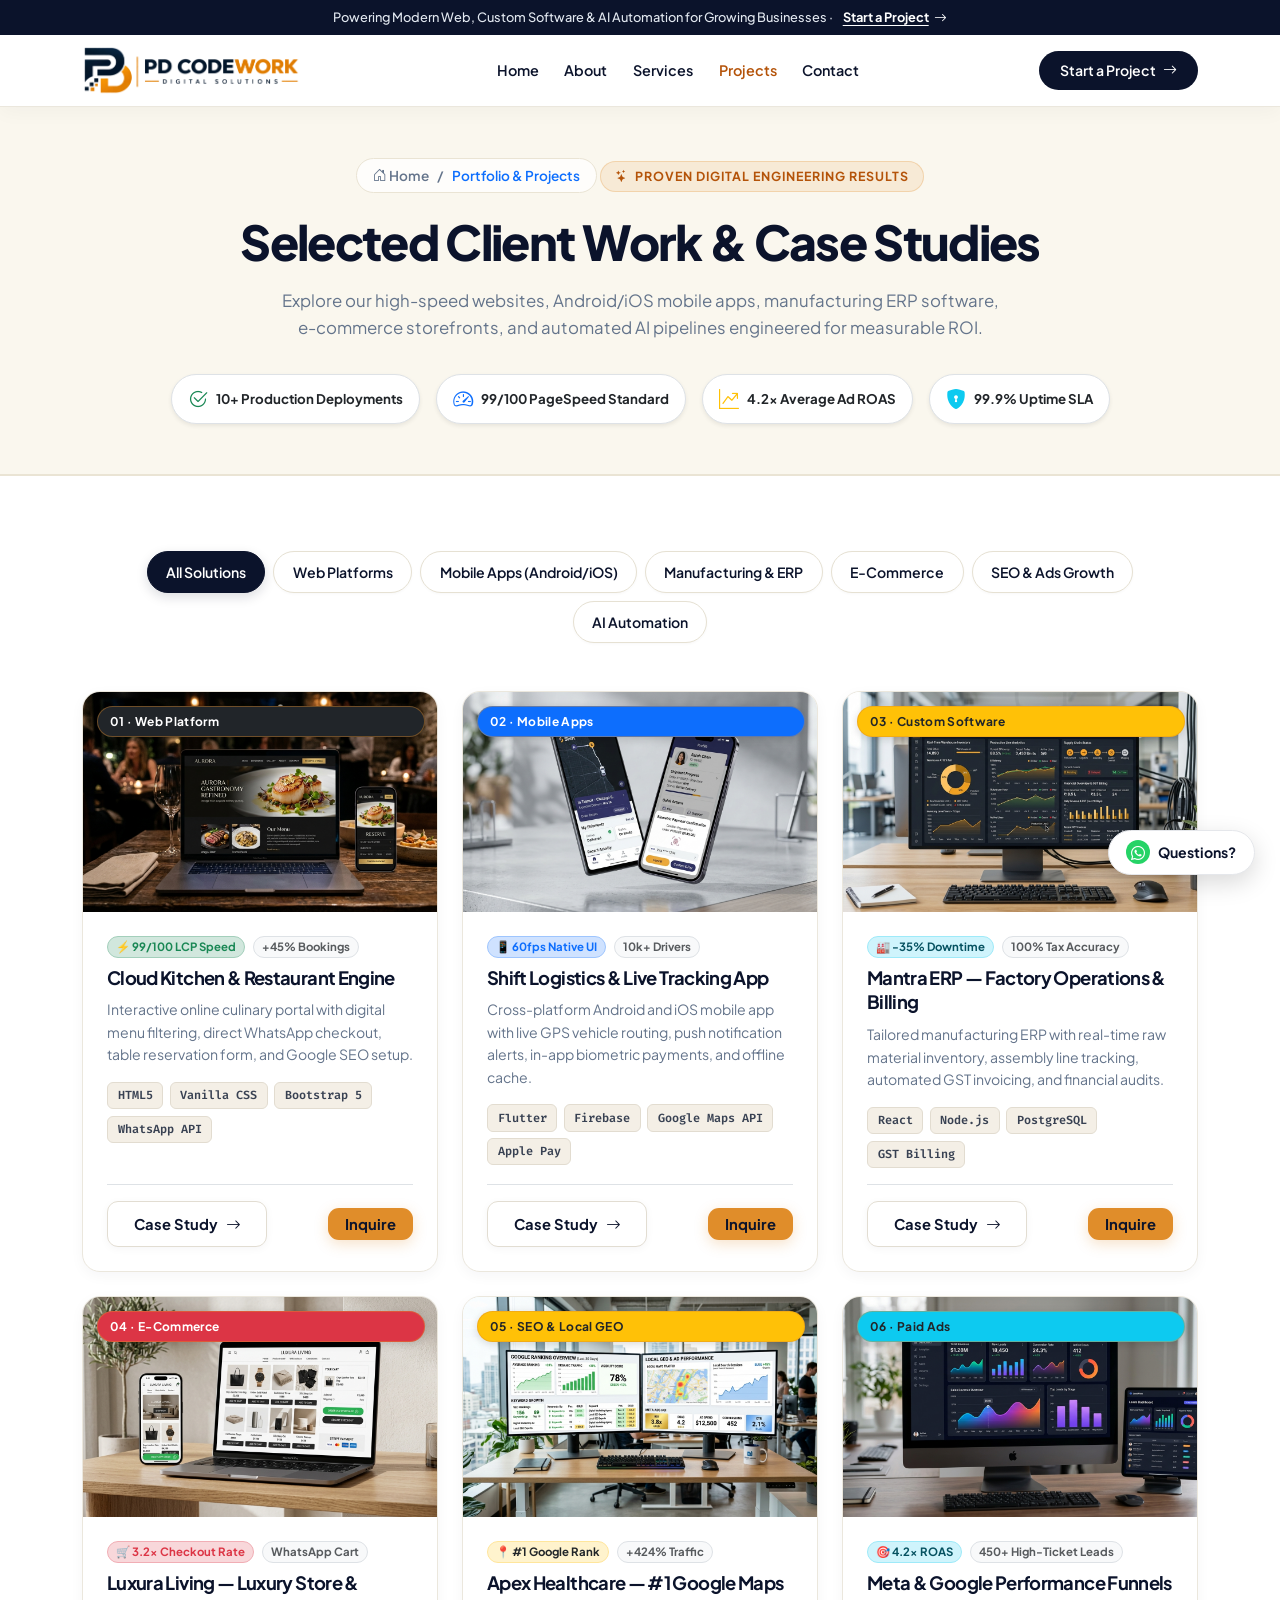
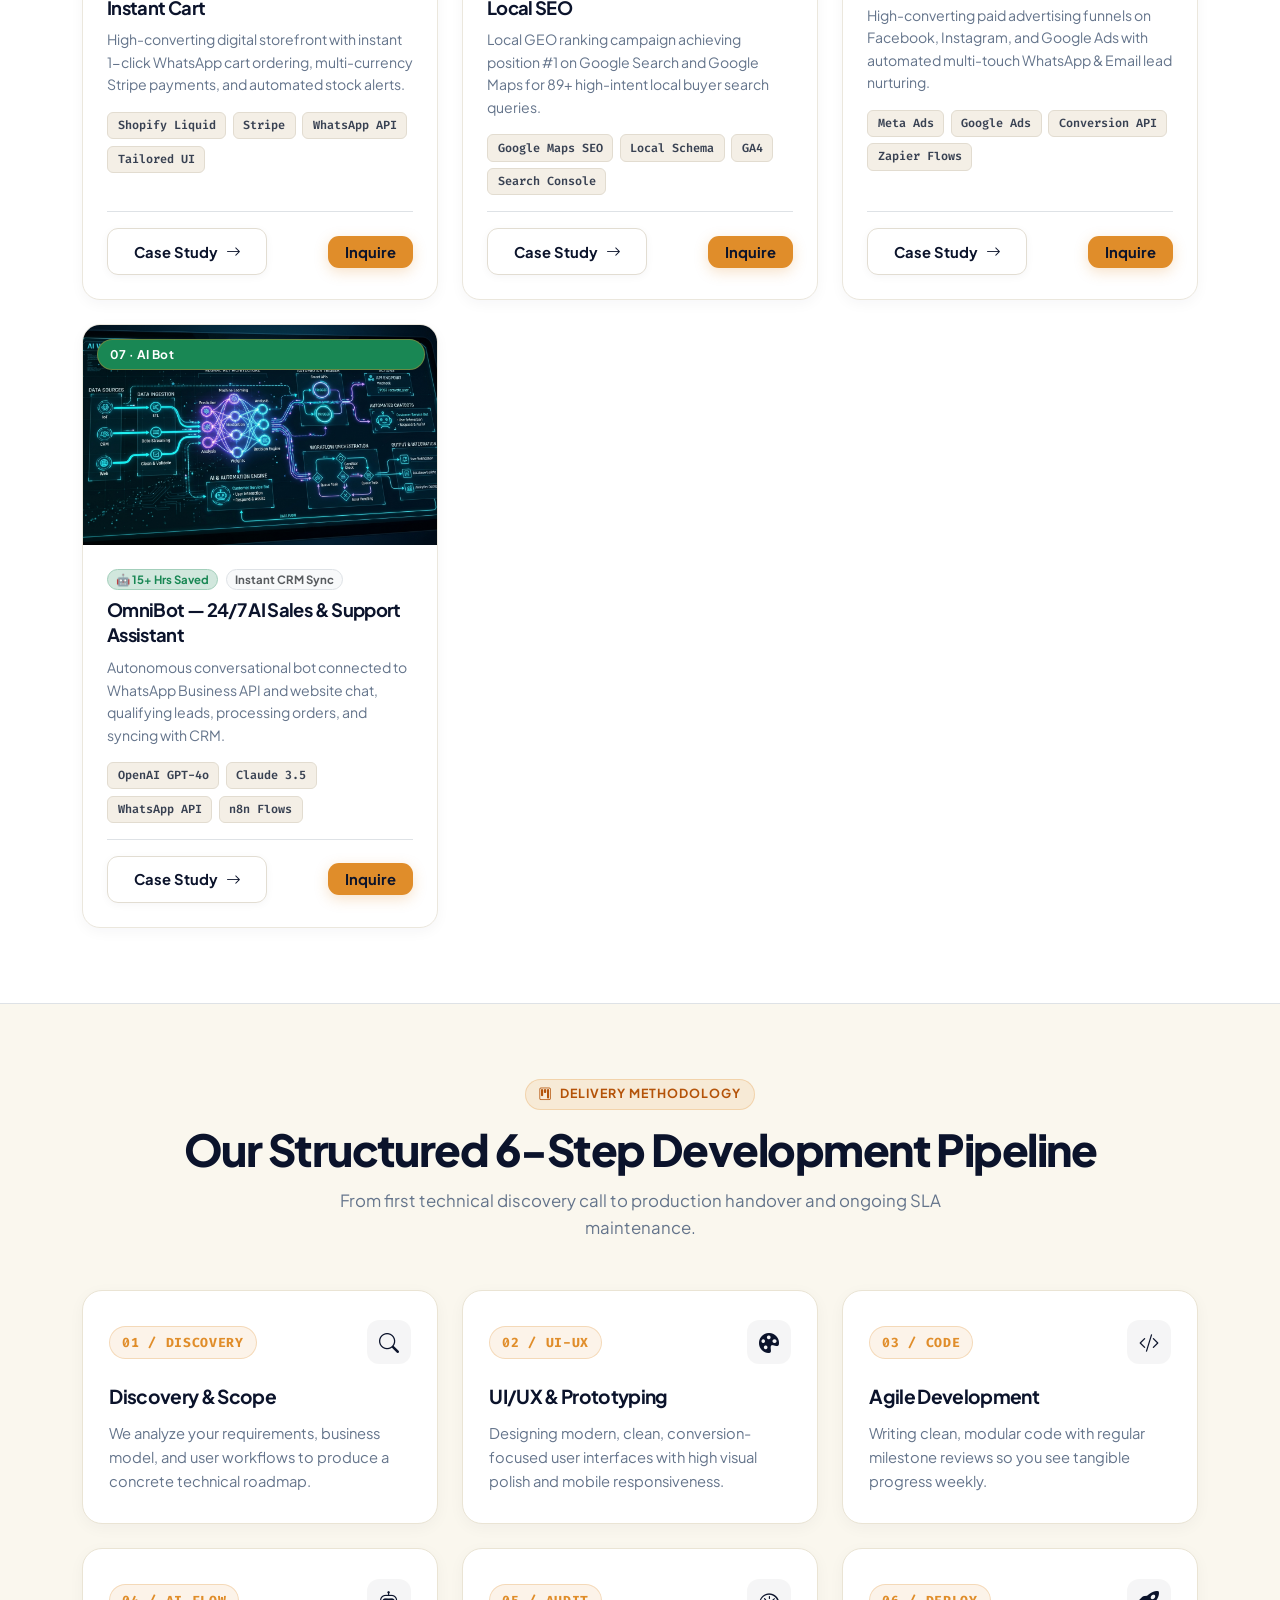
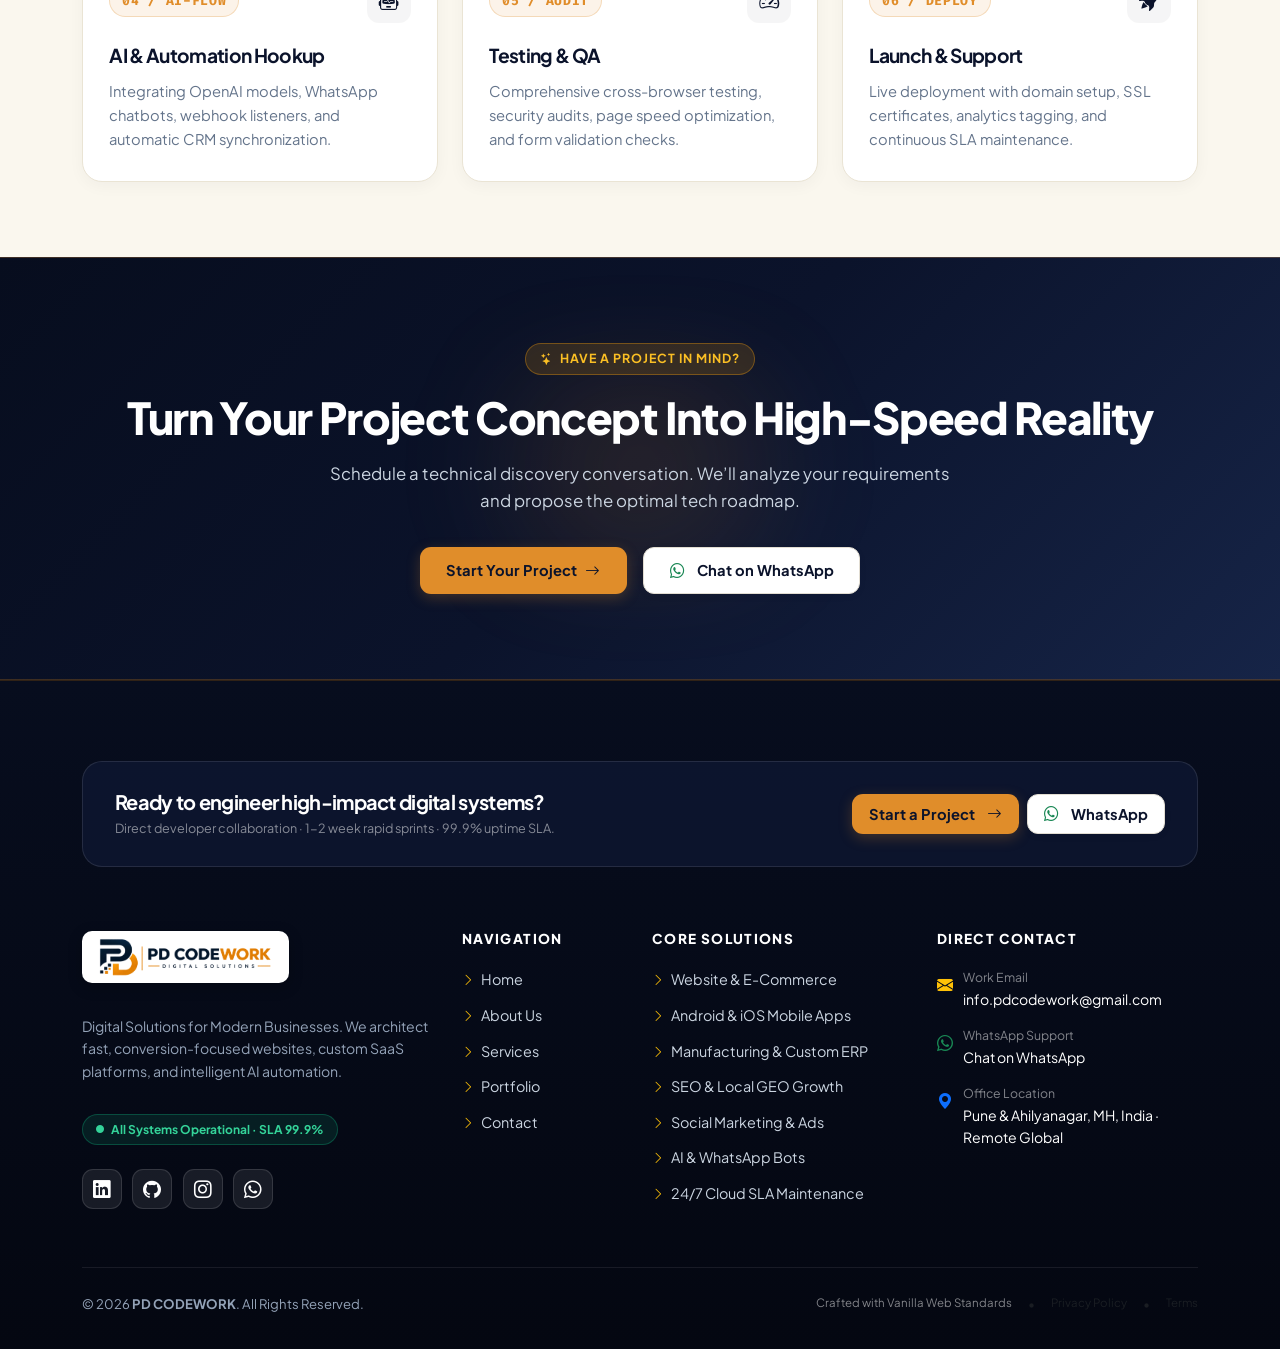
<file: projects.html>
<!DOCTYPE html>
<html lang="en">

<head>
  <meta charset="UTF-8">
  <meta name="viewport" content="width=device-width, initial-scale=1.0">
  <meta http-equiv="X-UA-Compatible" content="ie=edge">

  <!-- Favicon Standard for Googlebot -->
  <link rel="shortcut icon" href="favicon.ico">
  <link rel="icon" type="image/png" sizes="32x32" href="images/favicon-32x32.png">
  <link rel="icon" type="image/png" sizes="512x512" href="images/favicon.png">
  <link rel="apple-touch-icon" href="images/favicon.png">

  <!-- Primary SEO Meta Tags -->
  <title>Portfolio &amp; Projects | PD CODEWORK Pune &amp; Ahilyanagar</title>
  <meta name="title" content="Portfolio &amp; Projects | PD CODEWORK Pune &amp; Ahilyanagar">
  <meta name="description"
    content="Verified client projects by PD CODEWORK: Websites, Mobile Apps, Manufacturing ERP Systems, Local SEO &amp; AI Automation in Pune &amp; Ahilyanagar.">
  <meta name="keywords"
    content="PD CODEWORK portfolio, web development case studies Pune, Flutter mobile app portfolio, manufacturing ERP case study Maharashtra, e-commerce web projects Ahilyanagar, local SEO ranking results Ahmednagar, AI chatbot case study">
  <meta name="author" content="PD CODEWORK">
  <meta name="publisher" content="PD CODEWORK">
  <meta name="robots" content="index, follow, max-image-preview:large, max-snippet:-1, max-video-preview:-1">
  <meta name="theme-color" content="#FAF7EE">
  <link rel="canonical" href="https://pdcodework.com/projects.html">

  <!-- GEO & Local Business Meta Tags -->
  <meta name="geo.region" content="IN-MH">
  <meta name="geo.placename" content="Pune &amp; Ahilyanagar, Maharashtra">
  <meta name="geo.position" content="18.5204;73.8567">
  <meta name="ICBM" content="18.5204, 73.8567">

  <!-- Open Graph / Facebook / LinkedIn Meta Tags -->
  <meta property="og:type" content="website">
  <meta property="og:locale" content="en_US">
  <meta property="og:site_name" content="PD CODEWORK — Digital Solutions">
  <meta property="og:url" content="https://pdcodework.com/projects.html">
  <meta property="og:title" content="Portfolio &amp; Client Projects | PD CODEWORK Pune &amp; Ahilyanagar">
  <meta property="og:description"
    content="Proven digital engineering results across Pune &amp; Ahilyanagar: Custom Websites, Mobile Apps, Manufacturing ERPs, and AI Automation Systems.">
  <meta property="og:image" content="https://pdcodework.com/images/project-erp.jpg">

  <!-- Twitter Meta Tags -->
  <meta name="twitter:card" content="summary_large_image">
  <meta name="twitter:url" content="https://pdcodework.com/projects.html">
  <meta name="twitter:title" content="Portfolio &amp; Client Projects | PD CODEWORK Pune &amp; Ahilyanagar">
  <meta name="twitter:description"
    content="Proven digital engineering results across Pune &amp; Ahilyanagar: Custom Websites, Mobile Apps, Manufacturing ERPs, and AI Automation Systems.">
  <meta name="twitter:image" content="https://pdcodework.com/images/project-erp.jpg">

  <!-- Structured Data: BreadcrumbList & ItemList Portfolio Schema (JSON-LD) -->
  <script type="application/ld+json">
  {
    "@context": "https://schema.org",
    "@graph": [
      {
        "@type": "BreadcrumbList",
        "itemListElement": [
          {
            "@type": "ListItem",
            "position": 1,
            "name": "Home",
            "item": "https://pdcodework.com/"
          },
          {
            "@type": "ListItem",
            "position": 2,
            "name": "Portfolio",
            "item": "https://pdcodework.com/projects.html"
          }
        ]
      },
      {
        "@type": "ItemList",
        "name": "PD CODEWORK Featured Case Studies",
        "itemListElement": [
          {
            "@type": "CreativeWork",
            "position": 1,
            "name": "Cloud Kitchen & Restaurant Online Ordering Engine",
            "about": "High-Speed Website Development & WhatsApp Cart"
          },
          {
            "@type": "CreativeWork",
            "position": 2,
            "name": "Shift Logistics & Live Driver Tracking App",
            "about": "Flutter Android & iOS Mobile Application"
          },
          {
            "@type": "CreativeWork",
            "position": 3,
            "name": "Mantra ERP — Factory Production & Inventory Platform",
            "about": "Custom Manufacturing ERP Software"
          },
          {
            "@type": "CreativeWork",
            "position": 4,
            "name": "Luxura Living — Luxury Store & WhatsApp Checkout",
            "about": "High-Converting E-Commerce Web Design"
          },
          {
            "@type": "CreativeWork",
            "position": 5,
            "name": "Apex Healthcare — #1 Google Maps Local SEO Sprint",
            "about": "Search Engine Optimization & Local GEO Growth"
          },
          {
            "@type": "CreativeWork",
            "position": 6,
            "name": "Meta & Google High-ROI Performance Ad Funnels",
            "about": "Performance Marketing & Paid Ad Automation"
          },
          {
            "@type": "CreativeWork",
            "position": 7,
            "name": "OmniBot — 24/7 AI Sales & WhatsApp Support Assistant",
            "about": "Autonomous AI Agent & CRM Integration"
          }
        ]
      }
    ]
  }
  </script>

  <!-- Favicon -->
  <link rel="icon" type="image/png" sizes="32x32" href="images/favicon-32x32.png">
  <link rel="icon" type="image/png" href="images/favicon.png">
  <link rel="apple-touch-icon" href="images/favicon.png">

  <!-- Bootstrap 5.3 CSS -->
  <link href="https://cdn.jsdelivr.net/npm/bootstrap@5.3.3/dist/css/bootstrap.min.css" rel="stylesheet"
    integrity="sha384-QWTKZyjpPEjISv5WaRU9OFeRpok6YctnYmDr5pNlyT2bRjXh0JMhjY6hW+ALEwIH" crossorigin="anonymous">

  <!-- Bootstrap Icons -->
  <link rel="stylesheet" href="https://cdn.jsdelivr.net/npm/bootstrap-icons@1.11.3/font/bootstrap-icons.min.css">

  <!-- Font Awesome 6 -->
  <link rel="stylesheet" href="https://cdnjs.cloudflare.com/ajax/libs/font-awesome/6.5.2/css/all.min.css">

  <!-- Custom Stylesheet (CampaignHQ Theme) -->
  <link rel="stylesheet" href="css/style.css">
</head>

<body>

  <!-- =========================================================================
       1. FIXED SITE HEADER (Announcement Bar + Main Navbar)
       ========================================================================= -->
  <header class="site-header-fixed">
    <!-- Top Announcement Bar (CampaignHQ Style) -->
    <div class="top-announcement-bar">
      <div class="container d-flex align-items-center justify-content-center">
        <span>
          Powering Modern Web, Custom Software &amp; AI Automation for Growing Businesses ·
          <a href="contact.html">Start a Project <i class="bi bi-arrow-right"></i></a>
        </span>
      </div>
    </div>

    <!-- Navbar (Crisp White Background with Slate Logo & Dark Pill CTA) -->
    <nav class="navbar navbar-expand-lg main-navbar" id="mainNav">
      <div class="container">
        <!-- Logo -->
        <a class="navbar-brand" href="index.html">
          <img src="images/logo.png" alt="PD CODEWORK — Digital Solutions" class="site-logo-img" width="195" height="50">
        </a>

        <!-- Mobile Hamburger Toggle -->
        <button class="navbar-toggler" type="button" data-bs-toggle="collapse" data-bs-target="#navbarContent"
          aria-controls="navbarContent" aria-expanded="false" aria-label="Toggle navigation">
          <span class="navbar-toggler-icon"></span>
        </button>

        <!-- Navigation Links -->
        <div class="collapse navbar-collapse" id="navbarContent">
          <ul class="navbar-nav mx-auto mb-2 mb-lg-0">
            <li class="nav-item">
              <a class="nav-link" href="index.html">Home</a>
            </li>
            <li class="nav-item">
              <a class="nav-link" href="about.html">About</a>
            </li>
            <li class="nav-item">
              <a class="nav-link" href="services.html">Services</a>
            </li>
            <li class="nav-item">
              <a class="nav-link active" href="projects.html">Projects</a>
            </li>
            <li class="nav-item">
              <a class="nav-link" href="contact.html">Contact</a>
            </li>
          </ul>

          <!-- Right Action CTA -->
          <div class="d-flex align-items-center gap-2">
            <a href="contact.html" class="btn btn-nav-dark">
              Start a Project <i class="bi bi-arrow-right"></i>
            </a>
          </div>
        </div>
      </div>
    </nav>
  </header>

  <!-- =========================================================================
       2. PAGE HERO BANNER
       ========================================================================= -->
  <section class="page-hero-banner">
    <div class="container">
      <div class="breadcrumb-custom">
        <a href="index.html"><i class="bi bi-house-door"></i> Home</a>
        <span>/</span>
        <span class="text-primary">Portfolio &amp; Projects</span>
      </div>
      <div class="section-tag mb-3">
        <i class="bi bi-stars"></i> Proven Digital Engineering Results
      </div>
      <h1 class="page-hero-title">Selected Client Work &amp; Case Studies</h1>
      <p class="page-hero-subtitle">
        Explore our high-speed websites, Android/iOS mobile apps, manufacturing ERP software, e-commerce storefronts, and automated AI pipelines engineered for measurable ROI.
      </p>

      <!-- Quick Trust Metrics Row -->
      <div class="d-flex flex-wrap justify-content-center gap-3 mt-4 pt-2">
        <div class="d-flex align-items-center gap-2 bg-white px-3 py-2 rounded-pill border border-cream shadow-sm">
          <i class="bi bi-check2-circle text-success fs-5"></i>
          <span class="small fw-bold text-dark">10+ Production Deployments</span>
        </div>
        <div class="d-flex align-items-center gap-2 bg-white px-3 py-2 rounded-pill border border-cream shadow-sm">
          <i class="bi bi-speedometer2 text-primary fs-5"></i>
          <span class="small fw-bold text-dark">99/100 PageSpeed Standard</span>
        </div>
        <div class="d-flex align-items-center gap-2 bg-white px-3 py-2 rounded-pill border border-cream shadow-sm">
          <i class="bi bi-graph-up-arrow text-warning fs-5"></i>
          <span class="small fw-bold text-dark">4.2x Average Ad ROAS</span>
        </div>
        <div class="d-flex align-items-center gap-2 bg-white px-3 py-2 rounded-pill border border-cream shadow-sm">
          <i class="bi bi-shield-lock-fill text-info fs-5"></i>
          <span class="small fw-bold text-dark">99.9% Uptime SLA</span>
        </div>
      </div>
    </div>
  </section>

  <!-- =========================================================================
       3. PROJECTS PORTFOLIO GALLERY (Service-Wise Category Filter)
       ========================================================================= -->
  <section class="projects-section section-padding">
    <div class="container">
      
      <!-- Portfolio Filter Tabs -->
      <div class="portfolio-filter-wrap mb-5">
        <button class="filter-tab-btn active" data-filter="all">All Solutions</button>
        <button class="filter-tab-btn" data-filter="web">Web Platforms</button>
        <button class="filter-tab-btn" data-filter="mobile">Mobile Apps (Android/iOS)</button>
        <button class="filter-tab-btn" data-filter="erp">Manufacturing &amp; ERP</button>
        <button class="filter-tab-btn" data-filter="ecommerce">E-Commerce</button>
        <button class="filter-tab-btn" data-filter="marketing">SEO &amp; Ads Growth</button>
        <button class="filter-tab-btn" data-filter="ai">AI Automation</button>
      </div>

      <div class="row g-4" id="projectsGrid">
        
        <!-- Project 1: Restaurant Platform (Web) -->
        <div class="col-lg-4 col-md-6 project-item" data-category="web">
          <div class="project-card">
            <div class="project-img-wrap">
              <img src="images/project-restaurant.jpg" alt="Restaurant Online Ordering Platform" width="400" height="225" loading="lazy">
              <span class="project-badge bg-dark text-white">01 · Web Platform</span>
            </div>
            <div class="project-content">
              <div>
                <div class="d-flex align-items-center gap-2 mb-2">
                  <span class="badge bg-success-subtle text-success border border-success-subtle px-2 py-1 rounded-pill small fw-bold">
                    ⚡ 99/100 LCP Speed
                  </span>
                  <span class="badge bg-light text-muted border px-2 py-1 rounded-pill small">
                    +45% Bookings
                  </span>
                </div>
                <h3 class="project-title">Cloud Kitchen &amp; Restaurant Engine</h3>
                <p class="project-desc">
                  Interactive online culinary portal with digital menu filtering, direct WhatsApp checkout, table reservation form, and Google SEO setup.
                </p>
                <div class="tech-badges-wrap mb-3">
                  <span class="tech-tag-badge">HTML5</span>
                  <span class="tech-tag-badge">Vanilla CSS</span>
                  <span class="tech-tag-badge">Bootstrap 5</span>
                  <span class="tech-tag-badge">WhatsApp API</span>
                </div>
              </div>
              <div class="pt-3 border-top d-flex justify-content-between align-items-center">
                <button type="button" class="btn btn-sm btn-campaign-white project-modal-btn" data-project-id="restaurant">
                  Case Study <i class="bi bi-arrow-right"></i>
                </button>
                <a href="contact.html" class="btn btn-sm btn-campaign-amber py-1 px-3">
                  Inquire
                </a>
              </div>
            </div>
          </div>
        </div>

        <!-- Project 2: Mobile Apps (Android & iOS) -->
        <div class="col-lg-4 col-md-6 project-item" data-category="mobile">
          <div class="project-card">
            <div class="project-img-wrap">
              <img src="images/project-mobile.jpg" alt="Logistics Mobile Application Android and iOS" width="400" height="225" loading="lazy">
              <span class="project-badge bg-primary text-white">02 · Mobile Apps</span>
            </div>
            <div class="project-content">
              <div>
                <div class="d-flex align-items-center gap-2 mb-2">
                  <span class="badge bg-primary-subtle text-primary border border-primary-subtle px-2 py-1 rounded-pill small fw-bold">
                    📱 60fps Native UI
                  </span>
                  <span class="badge bg-light text-muted border px-2 py-1 rounded-pill small">
                    10k+ Drivers
                  </span>
                </div>
                <h3 class="project-title">Shift Logistics &amp; Live Tracking App</h3>
                <p class="project-desc">
                  Cross-platform Android and iOS mobile app with live GPS vehicle routing, push notification alerts, in-app biometric payments, and offline cache.
                </p>
                <div class="tech-badges-wrap mb-3">
                  <span class="tech-tag-badge">Flutter</span>
                  <span class="tech-tag-badge">Firebase</span>
                  <span class="tech-tag-badge">Google Maps API</span>
                  <span class="tech-tag-badge">Apple Pay</span>
                </div>
              </div>
              <div class="pt-3 border-top d-flex justify-content-between align-items-center">
                <button type="button" class="btn btn-sm btn-campaign-white project-modal-btn" data-project-id="mobile-app">
                  Case Study <i class="bi bi-arrow-right"></i>
                </button>
                <a href="contact.html" class="btn btn-sm btn-campaign-amber py-1 px-3">
                  Inquire
                </a>
              </div>
            </div>
          </div>
        </div>

        <!-- Project 3: Manufacturing & Custom ERP -->
        <div class="col-lg-4 col-md-6 project-item" data-category="erp">
          <div class="project-card">
            <div class="project-img-wrap">
              <img src="images/project-erp.jpg" alt="Manufacturing ERP and Inventory Software" width="400" height="225" loading="lazy">
              <span class="project-badge bg-warning text-dark">03 · Custom Software</span>
            </div>
            <div class="project-content">
              <div>
                <div class="d-flex align-items-center gap-2 mb-2">
                  <span class="badge bg-info-subtle text-info-emphasis border border-info-subtle px-2 py-1 rounded-pill small fw-bold">
                    🏭 -35% Downtime
                  </span>
                  <span class="badge bg-light text-muted border px-2 py-1 rounded-pill small">
                    100% Tax Accuracy
                  </span>
                </div>
                <h3 class="project-title">Mantra ERP — Factory Operations &amp; Billing</h3>
                <p class="project-desc">
                  Tailored manufacturing ERP with real-time raw material inventory, assembly line tracking, automated GST invoicing, and financial audits.
                </p>
                <div class="tech-badges-wrap mb-3">
                  <span class="tech-tag-badge">React</span>
                  <span class="tech-tag-badge">Node.js</span>
                  <span class="tech-tag-badge">PostgreSQL</span>
                  <span class="tech-tag-badge">GST Billing</span>
                </div>
              </div>
              <div class="pt-3 border-top d-flex justify-content-between align-items-center">
                <button type="button" class="btn btn-sm btn-campaign-white project-modal-btn" data-project-id="erp-software">
                  Case Study <i class="bi bi-arrow-right"></i>
                </button>
                <a href="contact.html" class="btn btn-sm btn-campaign-amber py-1 px-3">
                  Inquire
                </a>
              </div>
            </div>
          </div>
        </div>

        <!-- Project 4: E-Commerce Store & WhatsApp Sales -->
        <div class="col-lg-4 col-md-6 project-item" data-category="ecommerce">
          <div class="project-card">
            <div class="project-img-wrap">
              <img src="images/project-ecommerce.jpg" alt="Luxury E-Commerce Store with WhatsApp Cart" width="400" height="225" loading="lazy">
              <span class="project-badge bg-danger text-white">04 · E-Commerce</span>
            </div>
            <div class="project-content">
              <div>
                <div class="d-flex align-items-center gap-2 mb-2">
                  <span class="badge bg-danger-subtle text-danger border border-danger-subtle px-2 py-1 rounded-pill small fw-bold">
                    🛒 3.2x Checkout Rate
                  </span>
                  <span class="badge bg-light text-muted border px-2 py-1 rounded-pill small">
                    WhatsApp Cart
                  </span>
                </div>
                <h3 class="project-title">Luxura Living — Luxury Store &amp; Instant Cart</h3>
                <p class="project-desc">
                  High-converting digital storefront with instant 1-click WhatsApp cart ordering, multi-currency Stripe payments, and automated stock alerts.
                </p>
                <div class="tech-badges-wrap mb-3">
                  <span class="tech-tag-badge">Shopify Liquid</span>
                  <span class="tech-tag-badge">Stripe</span>
                  <span class="tech-tag-badge">WhatsApp API</span>
                  <span class="tech-tag-badge">Tailored UI</span>
                </div>
              </div>
              <div class="pt-3 border-top d-flex justify-content-between align-items-center">
                <button type="button" class="btn btn-sm btn-campaign-white project-modal-btn" data-project-id="ecommerce-store">
                  Case Study <i class="bi bi-arrow-right"></i>
                </button>
                <a href="contact.html" class="btn btn-sm btn-campaign-amber py-1 px-3">
                  Inquire
                </a>
              </div>
            </div>
          </div>
        </div>

        <!-- Project 5: SEO Ranking & Local GEO Growth -->
        <div class="col-lg-4 col-md-6 project-item" data-category="marketing">
          <div class="project-card">
            <div class="project-img-wrap">
              <img src="images/project-marketing.jpg" alt="SEO Ranking and Local GEO Google Maps Growth" width="400" height="225" loading="lazy">
              <span class="project-badge bg-warning text-dark">05 · SEO &amp; Local GEO</span>
            </div>
            <div class="project-content">
              <div>
                <div class="d-flex align-items-center gap-2 mb-2">
                  <span class="badge bg-warning-subtle text-dark border border-warning-subtle px-2 py-1 rounded-pill small fw-bold">
                    📍 #1 Google Rank
                  </span>
                  <span class="badge bg-light text-muted border px-2 py-1 rounded-pill small">
                    +424% Traffic
                  </span>
                </div>
                <h3 class="project-title">Apex Healthcare — #1 Google Maps Local SEO</h3>
                <p class="project-desc">
                  Local GEO ranking campaign achieving position #1 on Google Search and Google Maps for 89+ high-intent local buyer search queries.
                </p>
                <div class="tech-badges-wrap mb-3">
                  <span class="tech-tag-badge">Google Maps SEO</span>
                  <span class="tech-tag-badge">Local Schema</span>
                  <span class="tech-tag-badge">GA4</span>
                  <span class="tech-tag-badge">Search Console</span>
                </div>
              </div>
              <div class="pt-3 border-top d-flex justify-content-between align-items-center">
                <button type="button" class="btn btn-sm btn-campaign-white project-modal-btn" data-project-id="seo-campaign">
                  Case Study <i class="bi bi-arrow-right"></i>
                </button>
                <a href="contact.html" class="btn btn-sm btn-campaign-amber py-1 px-3">
                  Inquire
                </a>
              </div>
            </div>
          </div>
        </div>

        <!-- Project 6: Social Marketing & Paid Funnels -->
        <div class="col-lg-4 col-md-6 project-item" data-category="marketing">
          <div class="project-card">
            <div class="project-img-wrap">
              <img src="images/project-business.jpg" alt="Performance Marketing and Paid Ad Funnels" width="400" height="225" loading="lazy">
              <span class="project-badge bg-info text-dark">06 · Paid Ads</span>
            </div>
            <div class="project-content">
              <div>
                <div class="d-flex align-items-center gap-2 mb-2">
                  <span class="badge bg-info-subtle text-info-emphasis border border-info-subtle px-2 py-1 rounded-pill small fw-bold">
                    🎯 4.2x ROAS
                  </span>
                  <span class="badge bg-light text-muted border px-2 py-1 rounded-pill small">
                    450+ High-Ticket Leads
                  </span>
                </div>
                <h3 class="project-title">Meta &amp; Google Performance Funnels</h3>
                <p class="project-desc">
                  High-converting paid advertising funnels on Facebook, Instagram, and Google Ads with automated multi-touch WhatsApp &amp; Email lead nurturing.
                </p>
                <div class="tech-badges-wrap mb-3">
                  <span class="tech-tag-badge">Meta Ads</span>
                  <span class="tech-tag-badge">Google Ads</span>
                  <span class="tech-tag-badge">Conversion API</span>
                  <span class="tech-tag-badge">Zapier Flows</span>
                </div>
              </div>
              <div class="pt-3 border-top d-flex justify-content-between align-items-center">
                <button type="button" class="btn btn-sm btn-campaign-white project-modal-btn" data-project-id="marketing-funnel">
                  Case Study <i class="bi bi-arrow-right"></i>
                </button>
                <a href="contact.html" class="btn btn-sm btn-campaign-amber py-1 px-3">
                  Inquire
                </a>
              </div>
            </div>
          </div>
        </div>

        <!-- Project 7: AI Automation & WhatsApp Bot -->
        <div class="col-lg-4 col-md-6 project-item" data-category="ai">
          <div class="project-card">
            <div class="project-img-wrap">
              <img src="images/project-ai.jpg" alt="AI Customer Bot Integration" width="400" height="225" loading="lazy">
              <span class="project-badge bg-success text-white">07 · AI Bot</span>
            </div>
            <div class="project-content">
              <div>
                <div class="d-flex align-items-center gap-2 mb-2">
                  <span class="badge bg-success-subtle text-success border border-success-subtle px-2 py-1 rounded-pill small fw-bold">
                    🤖 15+ Hrs Saved
                  </span>
                  <span class="badge bg-light text-muted border px-2 py-1 rounded-pill small">
                    Instant CRM Sync
                  </span>
                </div>
                <h3 class="project-title">OmniBot — 24/7 AI Sales &amp; Support Assistant</h3>
                <p class="project-desc">
                  Autonomous conversational bot connected to WhatsApp Business API and website chat, qualifying leads, processing orders, and syncing with CRM.
                </p>
                <div class="tech-badges-wrap mb-3">
                  <span class="tech-tag-badge">OpenAI GPT-4o</span>
                  <span class="tech-tag-badge">Claude 3.5</span>
                  <span class="tech-tag-badge">WhatsApp API</span>
                  <span class="tech-tag-badge">n8n Flows</span>
                </div>
              </div>
              <div class="pt-3 border-top d-flex justify-content-between align-items-center">
                <button type="button" class="btn btn-sm btn-campaign-white project-modal-btn" data-project-id="ai-bot">
                  Case Study <i class="bi bi-arrow-right"></i>
                </button>
                <a href="contact.html" class="btn btn-sm btn-campaign-amber py-1 px-3">
                  Inquire
                </a>
              </div>
            </div>
          </div>
        </div>

      </div>
    </div>
  </section>

  <!-- =========================================================================
       4. 6-STEP AGILE DELIVERY PIPELINE (Bento Cards)
       ========================================================================= -->
  <section class="process-section section-padding border-top" style="background-color: var(--bg-page-cream);" id="process">
    <div class="container">
      <div class="text-center mb-5 reveal-item">
        <div class="section-tag">
          <i class="bi bi-kanban"></i> Delivery Methodology
        </div>
        <h2 class="section-title">Our Structured 6-Step Development Pipeline</h2>
        <p class="section-subtitle">
          From first technical discovery call to production handover and ongoing SLA maintenance.
        </p>
      </div>

      <div class="row g-4">
        <!-- 01 Discovery -->
        <div class="col-md-6 col-lg-4 reveal-item delay-1">
          <div class="process-card">
            <div class="process-card-header">
              <span class="process-card-number">01 / DISCOVERY</span>
              <div class="process-card-icon">
                <i class="bi bi-search"></i>
              </div>
            </div>
            <h3 class="process-card-title">Discovery &amp; Scope</h3>
            <p class="process-card-desc">We analyze your requirements, business model, and user workflows to produce a concrete technical roadmap.</p>
          </div>
        </div>

        <!-- 02 Wireframing -->
        <div class="col-md-6 col-lg-4 reveal-item delay-2">
          <div class="process-card">
            <div class="process-card-header">
              <span class="process-card-number">02 / UI-UX</span>
              <div class="process-card-icon">
                <i class="bi bi-palette-fill"></i>
              </div>
            </div>
            <h3 class="process-card-title">UI/UX &amp; Prototyping</h3>
            <p class="process-card-desc">Designing modern, clean, conversion-focused user interfaces with high visual polish and mobile responsiveness.</p>
          </div>
        </div>

        <!-- 03 Development -->
        <div class="col-md-6 col-lg-4 reveal-item delay-3">
          <div class="process-card">
            <div class="process-card-header">
              <span class="process-card-number">03 / CODE</span>
              <div class="process-card-icon">
                <i class="bi bi-code-slash"></i>
              </div>
            </div>
            <h3 class="process-card-title">Agile Development</h3>
            <p class="process-card-desc">Writing clean, modular code with regular milestone reviews so you see tangible progress weekly.</p>
          </div>
        </div>

        <!-- 04 AI Integration -->
        <div class="col-md-6 col-lg-4 reveal-item delay-4">
          <div class="process-card">
            <div class="process-card-header">
              <span class="process-card-number">04 / AI-FLOW</span>
              <div class="process-card-icon">
                <i class="bi bi-robot"></i>
              </div>
            </div>
            <h3 class="process-card-title">AI &amp; Automation Hookup</h3>
            <p class="process-card-desc">Integrating OpenAI models, WhatsApp chatbots, webhook listeners, and automatic CRM synchronization.</p>
          </div>
        </div>

        <!-- 05 QA Auditing -->
        <div class="col-md-6 col-lg-4 reveal-item delay-5">
          <div class="process-card">
            <div class="process-card-header">
              <span class="process-card-number">05 / AUDIT</span>
              <div class="process-card-icon">
                <i class="bi bi-speedometer2"></i>
              </div>
            </div>
            <h3 class="process-card-title">Testing &amp; QA</h3>
            <p class="process-card-desc">Comprehensive cross-browser testing, security audits, page speed optimization, and form validation checks.</p>
          </div>
        </div>

        <!-- 06 Live Deploy -->
        <div class="col-md-6 col-lg-4 reveal-item delay-5">
          <div class="process-card">
            <div class="process-card-header">
              <span class="process-card-number">06 / DEPLOY</span>
              <div class="process-card-icon">
                <i class="bi bi-rocket-takeoff-fill"></i>
              </div>
            </div>
            <h3 class="process-card-title">Launch &amp; Support</h3>
            <p class="process-card-desc">Live deployment with domain setup, SSL certificates, analytics tagging, and continuous SLA maintenance.</p>
          </div>
        </div>
      </div>
    </div>
  </section>

  <!-- =========================================================================
       5. CALL TO ACTION BANNER (Midnight Glow)
       ========================================================================= -->
  <section class="cta-banner-section">
    <div class="cta-glow"></div>
    <div class="container text-center position-relative" style="z-index: 2;">
      <div class="section-tag tag-dark mb-3">
        <i class="bi bi-stars"></i> Have a Project in Mind?
      </div>
      <h2 class="cta-title">Turn Your Project Concept Into High-Speed Reality</h2>
      <p class="cta-subtitle">
        Schedule a technical discovery conversation. We’ll analyze your requirements and propose the optimal tech roadmap.
      </p>
      <div class="d-flex flex-wrap justify-content-center gap-3">
        <a href="contact.html" class="btn btn-campaign-amber">
          Start Your Project <i class="bi bi-arrow-right"></i>
        </a>
        <a href="https://wa.me/919657847967?text=Hello%20PD%20CODEWORK,%20I%20would%20like%20to%20discuss%20a%20project." target="_blank" rel="noopener noreferrer" class="btn btn-campaign-white">
          <i class="bi bi-whatsapp text-success me-1"></i> Chat on WhatsApp
        </a>
      </div>
    </div>
  </section>

  <!-- =========================================================================
       6. FOOTER (CampaignHQ Dark Midnight Theme)
       ========================================================================= -->
  <footer class="main-footer">
    <div class="container">
      
      <!-- Footer Pre-Pitch Mini Banner -->
      <div class="footer-top-banner reveal-item">
        <div>
          <h4 class="h5 fw-bold text-white mb-1">Ready to engineer high-impact digital systems?</h4>
          <p class="text-white-50 small mb-0">Direct developer collaboration · 1-2 week rapid sprints · 99.9% uptime SLA.</p>
        </div>
        <div class="d-flex flex-wrap gap-2">
          <a href="contact.html" class="btn btn-campaign-amber btn-sm px-3 py-2">
            Start a Project <i class="bi bi-arrow-right ms-1"></i>
          </a>
          <a href="https://wa.me/919657847967?text=Hello%20PD%20CODEWORK,%20I%20would%20like%20to%20discuss%20a%20project." target="_blank" rel="noopener noreferrer" class="btn btn-campaign-white btn-sm px-3 py-2">
            <i class="bi bi-whatsapp text-success me-1"></i> WhatsApp
          </a>
        </div>
      </div>

      <!-- Main Footer Columns Grid -->
      <div class="row g-4 justify-content-between">
        
        <!-- Brand Info Column -->
        <div class="col-lg-4 col-md-6">
          <a class="navbar-brand mb-3 d-inline-flex" href="index.html">
            <img src="images/logo.png" alt="PD CODEWORK — Digital Solutions" class="site-logo-footer-img" width="200" height="52">
          </a>
          <p class="footer-desc mt-3">
            Digital Solutions for Modern Businesses. We architect fast, conversion-focused websites, custom SaaS platforms, and intelligent AI automation.
          </p>
          
          <div class="footer-status-pill">
            <i class="bi bi-circle-fill" style="font-size: 0.5rem;"></i>
            <span>All Systems Operational · SLA 99.9%</span>
          </div>

          <div class="contact-socials-wrap mt-4">
            <a href="https://www.linkedin.com/in/pd-codework-485b3a433/" target="_blank" rel="noopener noreferrer"
              class="social-btn" aria-label="LinkedIn">
              <i class="bi bi-linkedin"></i>
            </a>
            <a href="https://github.com/pdcodework" target="_blank" rel="noopener noreferrer"
              class="social-btn" aria-label="GitHub">
              <i class="bi bi-github"></i>
            </a>
            <a href="https://www.instagram.com/pdcodework?igsi=MWVuM2VtZDZzMXA4NQ==" target="_blank" rel="noopener noreferrer"
              class="social-btn" aria-label="Instagram">
              <i class="bi bi-instagram"></i>
            </a>
            <a href="https://wa.me/919657847967" target="_blank" rel="noopener noreferrer" class="social-btn"
              aria-label="WhatsApp">
              <i class="bi bi-whatsapp"></i>
            </a>
          </div>
        </div>

        <!-- Navigation Pages Column -->
        <div class="col-lg-2 col-6">
          <h5 class="footer-heading">Navigation</h5>
          <ul class="footer-links">
            <li><a href="index.html"><i class="bi bi-chevron-right small text-warning"></i> Home</a></li>
            <li><a href="about.html"><i class="bi bi-chevron-right small text-warning"></i> About Us</a></li>
            <li><a href="services.html"><i class="bi bi-chevron-right small text-warning"></i> Services</a></li>
            <li><a href="projects.html"><i class="bi bi-chevron-right small text-warning"></i> Portfolio</a></li>
            <li><a href="contact.html"><i class="bi bi-chevron-right small text-warning"></i> Contact</a></li>
          </ul>
        </div>

        <!-- Solutions Column -->
        <div class="col-lg-3 col-6">
          <h5 class="footer-heading">Core Solutions</h5>
          <ul class="footer-links">
            <li><a href="services.html"><i class="bi bi-chevron-right small text-warning"></i> Website &amp; E-Commerce</a></li>
            <li><a href="services.html"><i class="bi bi-chevron-right small text-warning"></i> Android &amp; iOS Mobile Apps</a></li>
            <li><a href="services.html"><i class="bi bi-chevron-right small text-warning"></i> Manufacturing &amp; Custom ERP</a></li>
            <li><a href="services.html"><i class="bi bi-chevron-right small text-warning"></i> SEO &amp; Local GEO Growth</a></li>
            <li><a href="services.html"><i class="bi bi-chevron-right small text-warning"></i> Social Marketing &amp; Ads</a></li>
            <li><a href="services.html"><i class="bi bi-chevron-right small text-warning"></i> AI &amp; WhatsApp Bots</a></li>
            <li><a href="services.html"><i class="bi bi-chevron-right small text-warning"></i> 24/7 Cloud SLA Maintenance</a></li>
          </ul>
        </div>

        <!-- Direct Contact Column -->
        <div class="col-lg-3 col-md-6">
          <h5 class="footer-heading">Direct Contact</h5>
          <ul class="footer-links">
            <li class="footer-contact-link mb-3">
              <i class="bi bi-envelope-fill text-warning fs-6 mt-1"></i>
              <div>
                <small class="text-white-50 d-block">Work Email</small>
                <a href="mailto:info.pdcodework@gmail.com">info.pdcodework@gmail.com</a>
              </div>
            </li>
            <li class="footer-contact-link mb-3">
              <i class="bi bi-whatsapp text-success fs-6 mt-1"></i>
              <div>
                <small class="text-white-50 d-block">WhatsApp Support</small>
                <a href="https://wa.me/919657847967" target="_blank" rel="noopener noreferrer">Chat on WhatsApp</a>
              </div>
            </li>
            <li class="footer-contact-link">
              <i class="bi bi-geo-alt-fill text-primary fs-6 mt-1"></i>
              <div>
                <small class="text-white-50 d-block">Office Location</small>
                <span class="text-white">Pune &amp; Ahilyanagar, MH, India · Remote Global</span>
              </div>
            </li>
          </ul>
        </div>

      </div>

      <!-- Copyright Bottom Bar -->
      <div class="footer-bottom d-flex flex-column flex-md-row align-items-center justify-content-between gap-3 text-center text-md-start">
        <p class="mb-0">
          &copy; <span id="currentYear">2026</span> <strong>PD CODEWORK</strong>. All Rights Reserved.
        </p>
        <div class="d-flex align-items-center gap-3">
          <span class="text-white-50 small">Crafted with Vanilla Web Standards</span>
          <span class="text-muted">•</span>
          <a href="#" class="text-muted text-decoration-none small">Privacy Policy</a>
          <span class="text-muted">•</span>
          <a href="#" class="text-muted text-decoration-none small">Terms</a>
        </div>
      </div>

    </div>
  </footer>

  <!-- Project Details Modal -->
  <div class="modal fade" id="projectModal" tabindex="-1" aria-labelledby="projectModalLabel" aria-hidden="true">
    <div class="modal-dialog modal-dialog-centered modal-lg">
      <div class="modal-content">
        <div class="modal-header bg-dark text-white">
          <h5 class="modal-title" id="projectModalLabel">Case Study Details</h5>
          <button type="button" class="btn-close btn-close-white" data-bs-dismiss="modal" aria-label="Close"></button>
        </div>
        <div class="modal-body" id="projectModalBody">
          <!-- Dynamic Content Loaded via JS -->
        </div>
        <div class="modal-footer">
          <button type="button" class="btn btn-secondary" data-bs-dismiss="modal">Close</button>
          <a href="contact.html" class="btn btn-campaign-amber">Discuss a Similar Project</a>
        </div>
      </div>
    </div>
  </div>

  <!-- Floating WhatsApp Quick Button -->
  <div class="floating-questions-btn" id="floatingQuestionsBtn" role="button" aria-label="Quick WhatsApp assistance">
    <div class="whatsapp-dot-icon">
      <i class="bi bi-whatsapp"></i>
    </div>
    <span>Questions?</span>
  </div>

  <!-- Back to Top Button -->
  <button class="back-to-top-btn" id="backToTopBtn" aria-label="Back to top">
    <i class="bi bi-chevron-up"></i>
  </button>

  <!-- Bootstrap 5.3 JS Bundle -->
  <script src="https://cdn.jsdelivr.net/npm/bootstrap@5.3.3/dist/js/bootstrap.bundle.min.js"
    integrity="sha384-YvpcrYf0tY3lHB60NNkmXc5s9fDVZLESaAA55NDzOxhy9GkcIdslK1eN7N6jIeHz" crossorigin="anonymous"></script>

  <!-- Custom JavaScript -->
  <script src="js/script.js"></script>
</body>

</html>
</file>
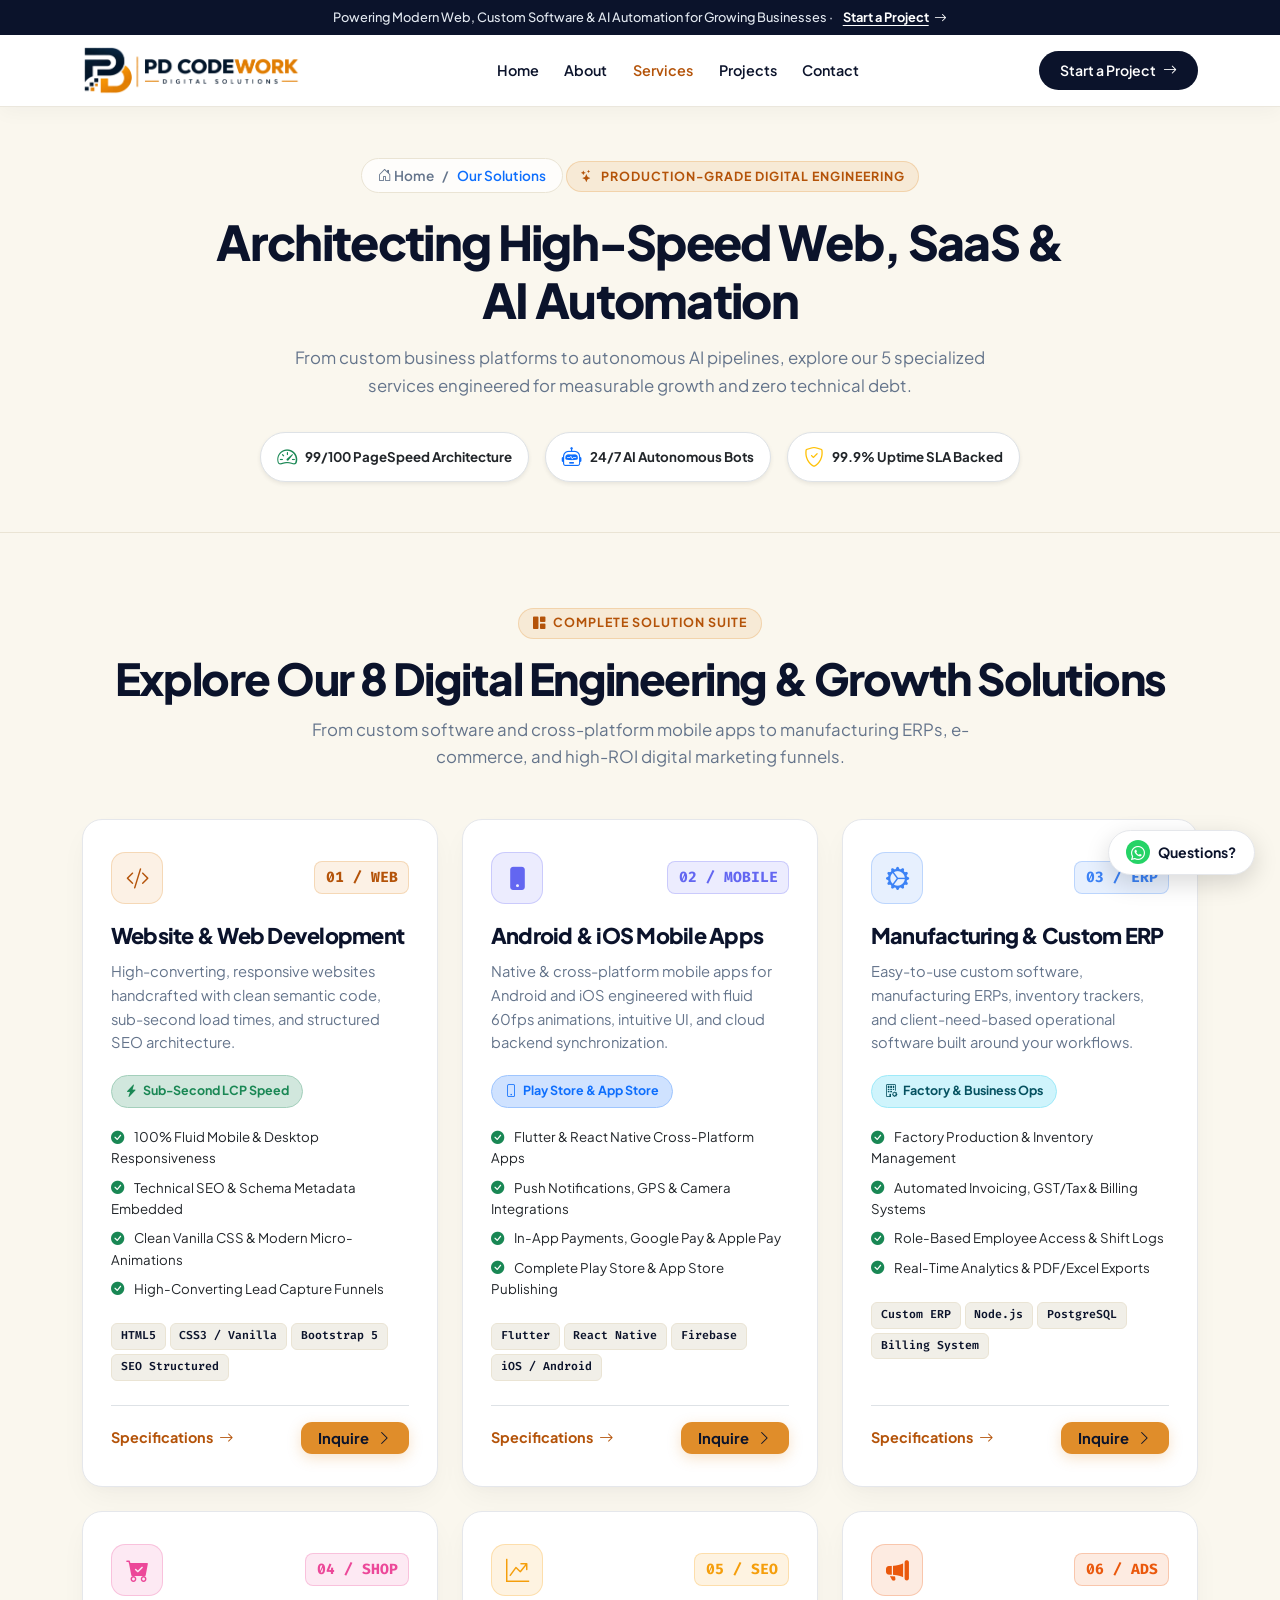
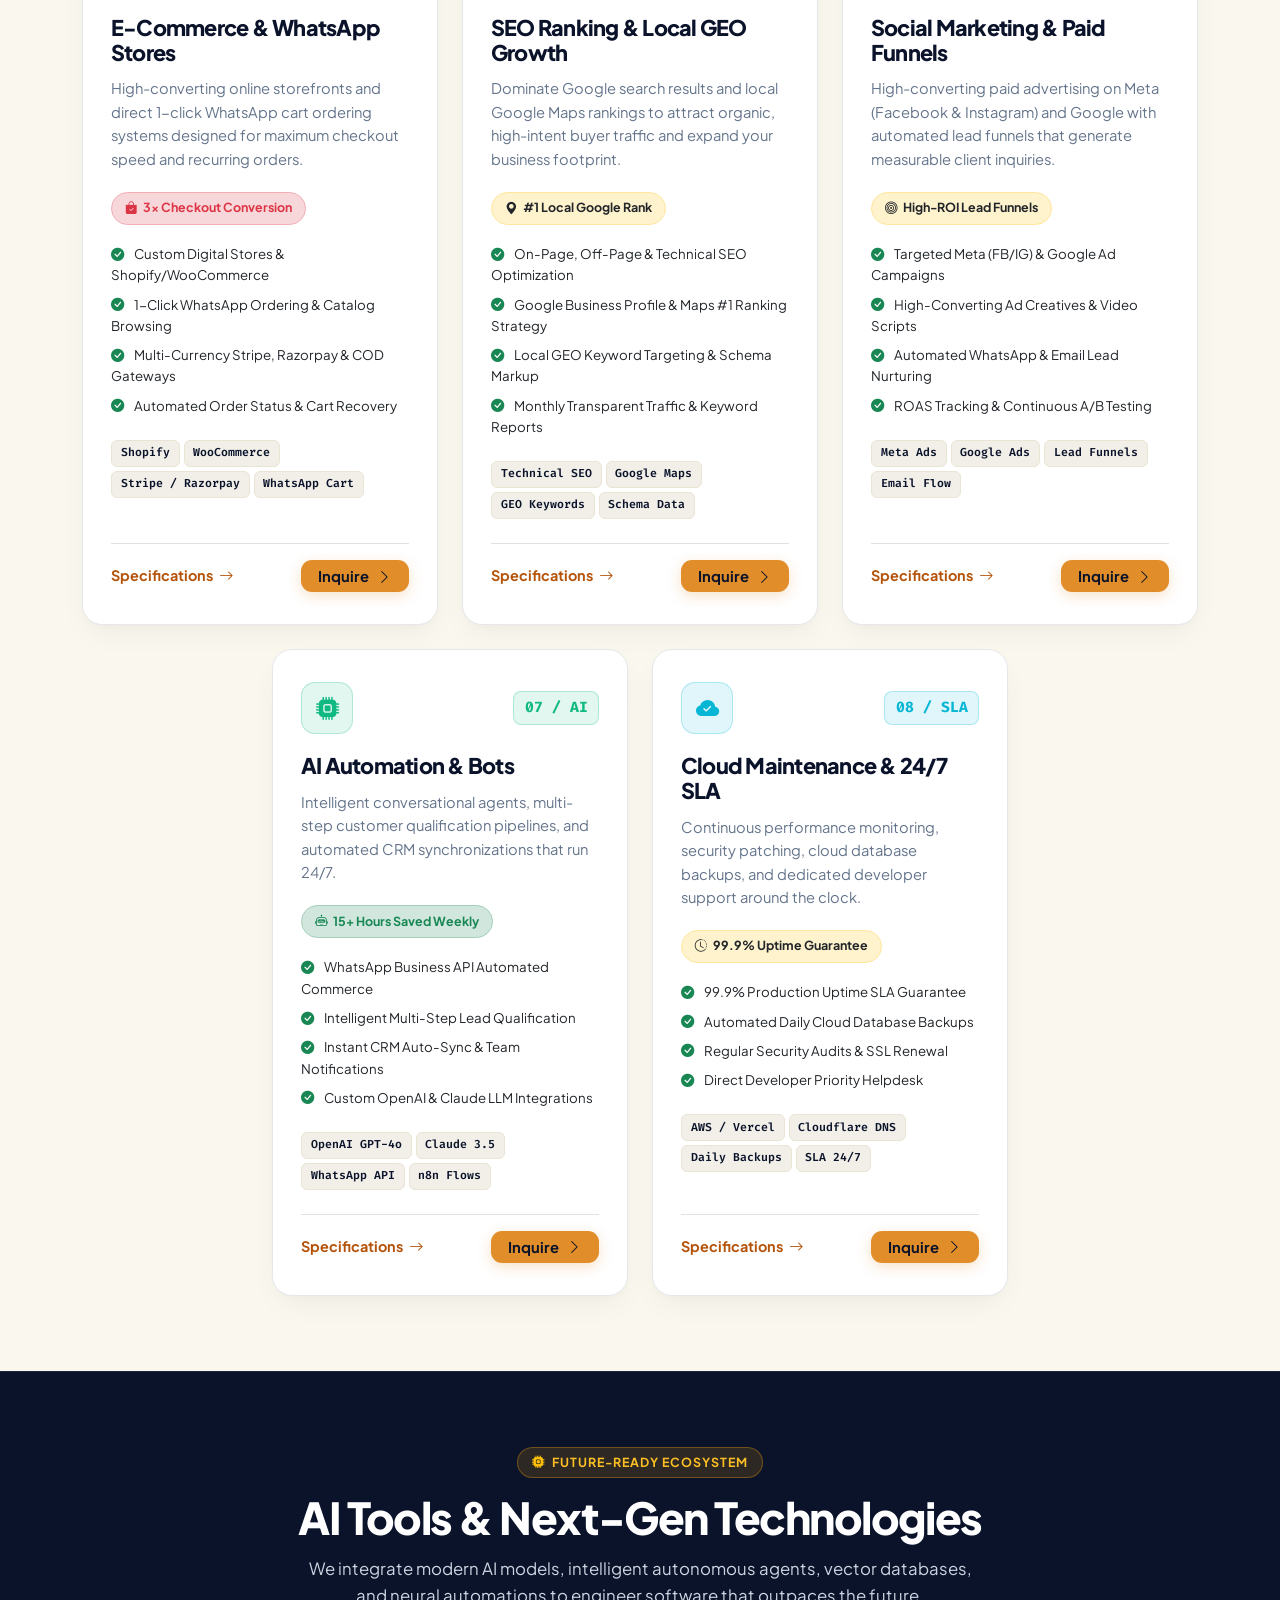
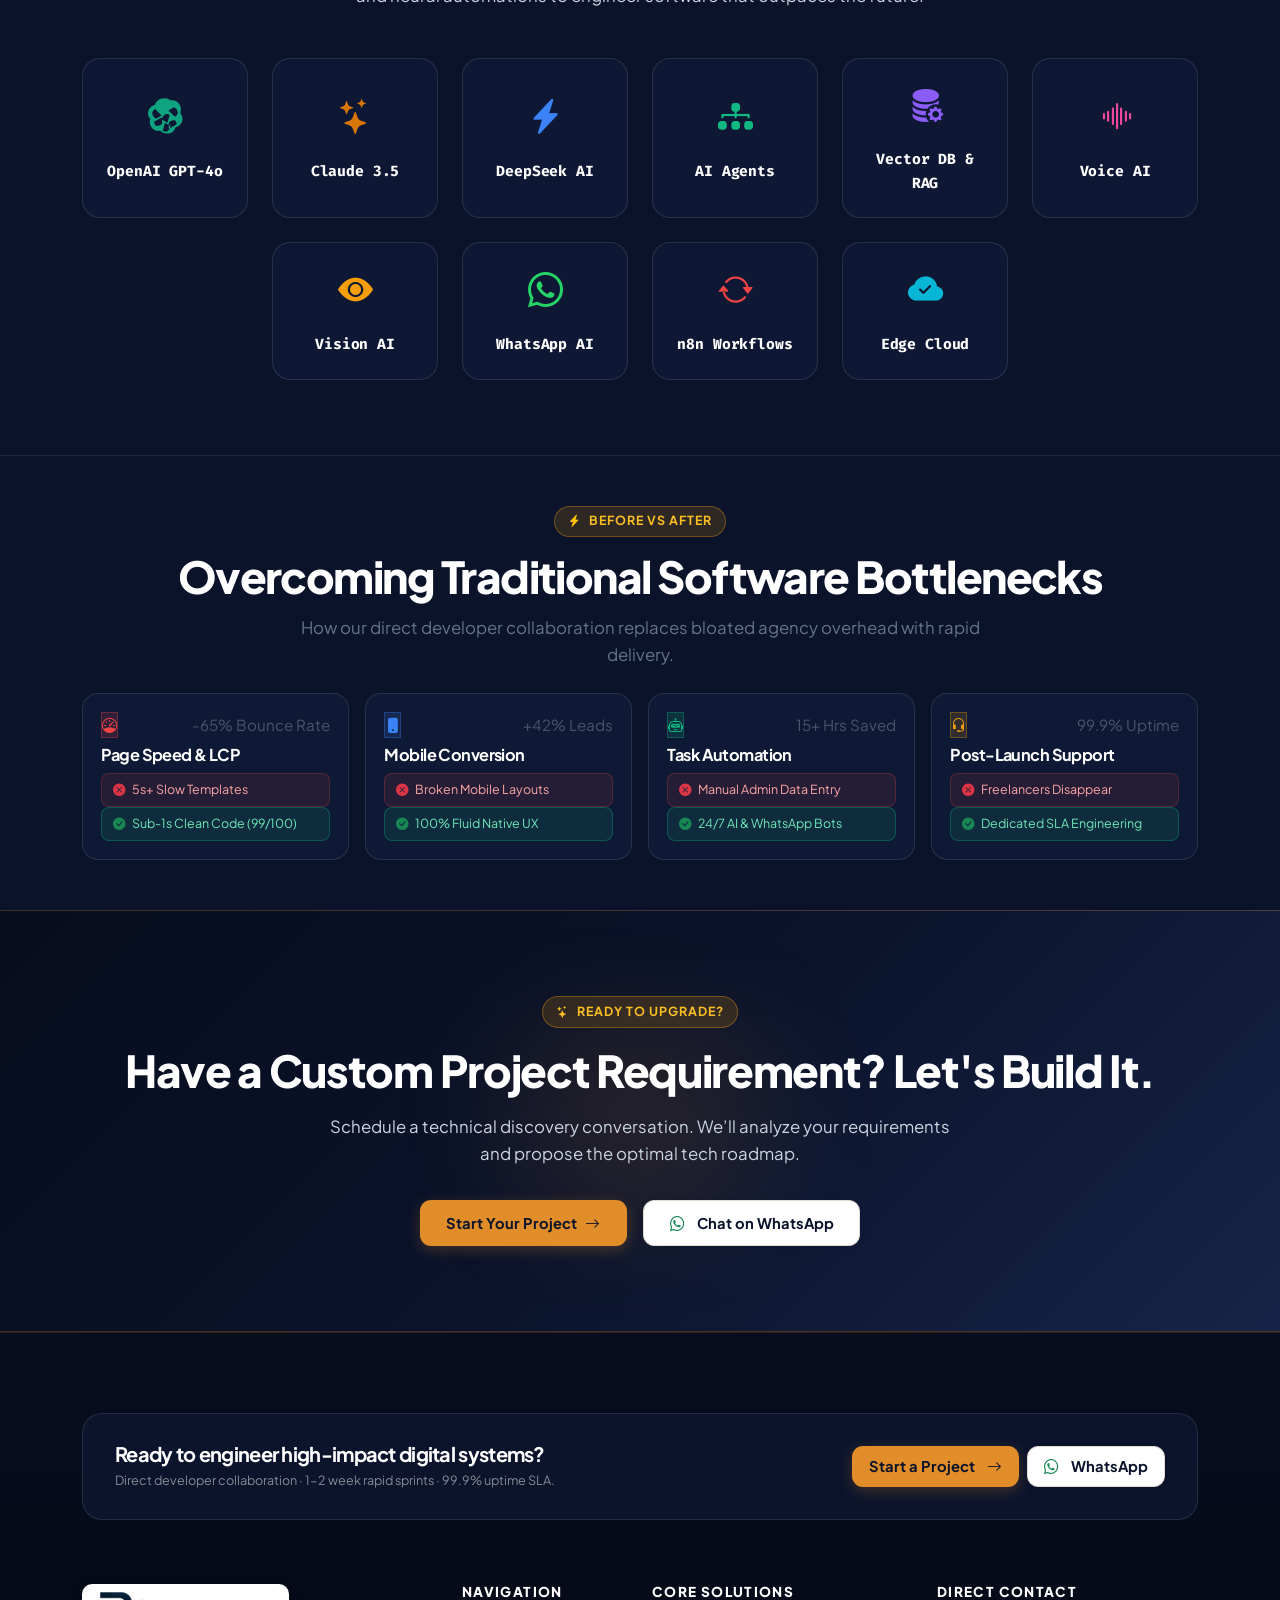
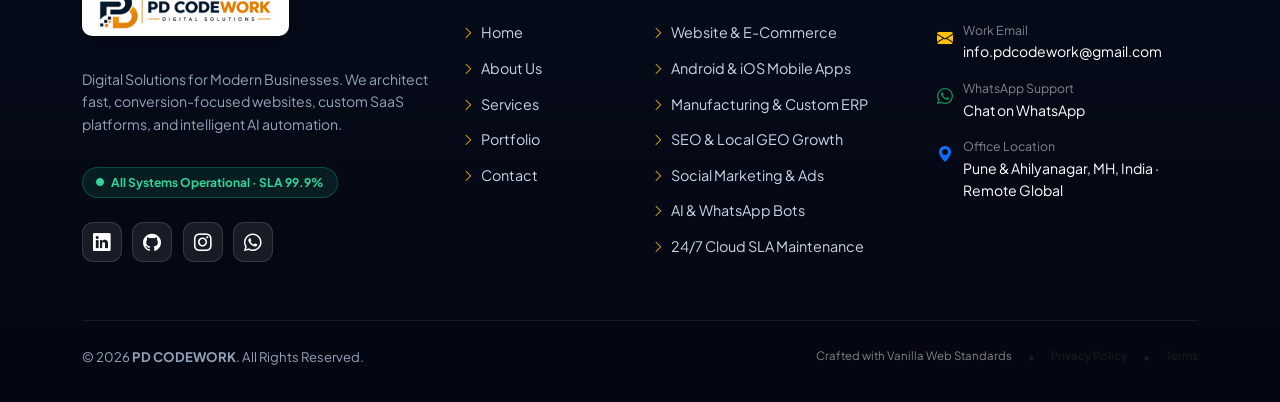
<file: services.html>
<!DOCTYPE html>
<html lang="en">

<head>
  <meta charset="UTF-8">
  <meta name="viewport" content="width=device-width, initial-scale=1.0">
  <meta http-equiv="X-UA-Compatible" content="ie=edge">

  <!-- Favicon Standard for Googlebot -->
  <link rel="shortcut icon" href="favicon.ico">
  <link rel="icon" type="image/png" sizes="32x32" href="images/favicon-32x32.png">
  <link rel="icon" type="image/png" sizes="512x512" href="images/favicon.png">
  <link rel="apple-touch-icon" href="images/favicon.png">

  <!-- Primary SEO Meta Tags -->
  <title>Services &amp; Solutions | PD CODEWORK Pune &amp; Ahilyanagar</title>
  <meta name="title" content="Services &amp; Solutions | PD CODEWORK Pune &amp; Ahilyanagar">
  <meta name="description"
    content="Explore 8 core software services: Custom Websites, Mobile Apps, Manufacturing ERP, E-Commerce, Local SEO &amp; AI Chatbots in Pune &amp; Ahilyanagar by PD CODEWORK.">
  <meta name="keywords"
    content="website development services Pune, software developer Ahilyanagar, mobile app development Pune, manufacturing ERP software Maharashtra, e-commerce store developer Ahmednagar, Google SEO ranking India, social media marketing ads, AI chatbot development, cloud maintenance SLA">
  <meta name="author" content="PD CODEWORK">
  <meta name="publisher" content="PD CODEWORK">
  <meta name="robots" content="index, follow, max-image-preview:large, max-snippet:-1, max-video-preview:-1">
  <meta name="theme-color" content="#FAF7EE">
  <link rel="canonical" href="https://pdcodework.com/services.html">

  <!-- GEO & Local Business Meta Tags -->
  <meta name="geo.region" content="IN-MH">
  <meta name="geo.placename" content="Pune &amp; Ahilyanagar, Maharashtra">
  <meta name="geo.position" content="18.5204;73.8567">
  <meta name="ICBM" content="18.5204, 73.8567">

  <!-- Open Graph / Facebook / LinkedIn Meta Tags -->
  <meta property="og:type" content="website">
  <meta property="og:locale" content="en_US">
  <meta property="og:site_name" content="PD CODEWORK — Digital Solutions">
  <meta property="og:url" content="https://pdcodework.com/services.html">
  <meta property="og:title" content="Digital Solutions &amp; Software Services | PD CODEWORK Pune &amp; Ahilyanagar">
  <meta property="og:description"
    content="End-to-end software engineering in Pune &amp; Ahilyanagar: Websites, Mobile Apps (Flutter), Manufacturing ERPs, SEO, E-Commerce, and AI Automation.">
  <meta property="og:image" content="https://pdcodework.com/images/project-erp.jpg">

  <!-- Twitter Meta Tags -->
  <meta name="twitter:card" content="summary_large_image">
  <meta name="twitter:url" content="https://pdcodework.com/services.html">
  <meta name="twitter:title" content="Digital Solutions &amp; Software Services | PD CODEWORK Pune &amp; Ahilyanagar">
  <meta name="twitter:description"
    content="End-to-end software engineering in Pune &amp; Ahilyanagar: Websites, Mobile Apps, Manufacturing ERPs, SEO, E-Commerce, and AI Automation.">
  <meta name="twitter:image" content="https://pdcodework.com/images/project-erp.jpg">

  <!-- Structured Data: BreadcrumbList & Service Catalog Schema (JSON-LD) -->
  <script type="application/ld+json">
  {
    "@context": "https://schema.org",
    "@graph": [
      {
        "@type": "BreadcrumbList",
        "itemListElement": [
          {
            "@type": "ListItem",
            "position": 1,
            "name": "Home",
            "item": "https://pdcodework.com/"
          },
          {
            "@type": "ListItem",
            "position": 2,
            "name": "Services",
            "item": "https://pdcodework.com/services.html"
          }
        ]
      },
      {
        "@type": "Service",
        "serviceType": "Software & Web Development",
        "provider": {
          "@type": "ProfessionalService",
          "name": "PD CODEWORK",
          "url": "https://pdcodework.com/",
          "telephone": "+919657847967",
          "email": "info.pdcodework@gmail.com"
        },
        "areaServed": "Worldwide",
        "hasOfferCatalog": {
          "@type": "OfferCatalog",
          "name": "PD CODEWORK Solutions Catalog",
          "itemListElement": [
            { "@type": "Offer", "itemOffered": { "@type": "Service", "name": "Custom Website Development" } },
            { "@type": "Offer", "itemOffered": { "@type": "Service", "name": "Cross-Platform Mobile Apps (Android/iOS)" } },
            { "@type": "Offer", "itemOffered": { "@type": "Service", "name": "Manufacturing & Custom ERP Software" } },
            { "@type": "Offer", "itemOffered": { "@type": "Service", "name": "E-Commerce Stores & WhatsApp Commerce" } },
            { "@type": "Offer", "itemOffered": { "@type": "Service", "name": "Google SEO & Local GEO Ranking" } },
            { "@type": "Offer", "itemOffered": { "@type": "Service", "name": "Social Media Marketing & Ad Funnels" } },
            { "@type": "Offer", "itemOffered": { "@type": "Service", "name": "Autonomous AI Chatbots & Workflows" } },
            { "@type": "Offer", "itemOffered": { "@type": "Service", "name": "24/7 Cloud Support & SLA Warranty" } }
          ]
        }
      }
    ]
  }
  </script>

  <!-- Favicon -->
  <link rel="icon" type="image/png" sizes="32x32" href="images/favicon-32x32.png">
  <link rel="icon" type="image/png" href="images/favicon.png">
  <link rel="apple-touch-icon" href="images/favicon.png">

  <!-- Bootstrap 5.3 CSS -->
  <link href="https://cdn.jsdelivr.net/npm/bootstrap@5.3.3/dist/css/bootstrap.min.css" rel="stylesheet"
    integrity="sha384-QWTKZyjpPEjISv5WaRU9OFeRpok6YctnYmDr5pNlyT2bRjXh0JMhjY6hW+ALEwIH" crossorigin="anonymous">

  <!-- Bootstrap Icons -->
  <link rel="stylesheet" href="https://cdn.jsdelivr.net/npm/bootstrap-icons@1.11.3/font/bootstrap-icons.min.css">

  <!-- Font Awesome 6 -->
  <link rel="stylesheet" href="https://cdnjs.cloudflare.com/ajax/libs/font-awesome/6.5.2/css/all.min.css">

  <!-- Custom Stylesheet (CampaignHQ Theme) -->
  <link rel="stylesheet" href="css/style.css">
</head>

<body>

  <!-- =========================================================================
       1. FIXED SITE HEADER (Announcement Bar + Main Navbar)
       ========================================================================= -->
  <header class="site-header-fixed">
    <!-- Top Announcement Bar (CampaignHQ Style) -->
    <div class="top-announcement-bar">
      <div class="container d-flex align-items-center justify-content-center">
        <span>
          Powering Modern Web, Custom Software &amp; AI Automation for Growing Businesses ·
          <a href="contact.html">Start a Project <i class="bi bi-arrow-right"></i></a>
        </span>
      </div>
    </div>

    <!-- Navbar (Crisp White Background with Slate Logo & Dark Pill CTA) -->
    <nav class="navbar navbar-expand-lg main-navbar" id="mainNav">
      <div class="container">
        <!-- Logo -->
        <a class="navbar-brand" href="index.html">
          <img src="images/logo.png" alt="PD CODEWORK — Digital Solutions" class="site-logo-img" width="195"
            height="50">
        </a>

        <!-- Mobile Hamburger Toggle -->
        <button class="navbar-toggler" type="button" data-bs-toggle="collapse" data-bs-target="#navbarContent"
          aria-controls="navbarContent" aria-expanded="false" aria-label="Toggle navigation">
          <span class="navbar-toggler-icon"></span>
        </button>

        <!-- Navigation Links -->
        <div class="collapse navbar-collapse" id="navbarContent">
          <ul class="navbar-nav mx-auto mb-2 mb-lg-0">
            <li class="nav-item">
              <a class="nav-link" href="index.html">Home</a>
            </li>
            <li class="nav-item">
              <a class="nav-link" href="about.html">About</a>
            </li>
            <li class="nav-item">
              <a class="nav-link active" href="services.html">Services</a>
            </li>
            <li class="nav-item">
              <a class="nav-link" href="projects.html">Projects</a>
            </li>
            <li class="nav-item">
              <a class="nav-link" href="contact.html">Contact</a>
            </li>
          </ul>

          <!-- Right Action CTA -->
          <div class="d-flex align-items-center gap-2">
            <a href="contact.html" class="btn btn-nav-dark">
              Start a Project <i class="bi bi-arrow-right"></i>
            </a>
          </div>
        </div>
      </div>
    </nav>
  </header>

  <!-- =========================================================================
       2. PAGE HERO BANNER
       ========================================================================= -->
  <section class="page-hero-banner">
    <div class="container">
      <div class="breadcrumb-custom">
        <a href="index.html"><i class="bi bi-house-door"></i> Home</a>
        <span>/</span>
        <span class="text-primary">Our Solutions</span>
      </div>
      <div class="section-tag mb-3">
        <i class="bi bi-stars"></i> Production-Grade Digital Engineering
      </div>
      <h1 class="page-hero-title">Architecting High-Speed Web, SaaS &amp; AI Automation</h1>
      <p class="page-hero-subtitle">
        From custom business platforms to autonomous AI pipelines, explore our 5 specialized services engineered for
        measurable growth and zero technical debt.
      </p>

      <!-- Quick Metrics Row -->
      <div class="d-flex flex-wrap justify-content-center gap-3 mt-4 pt-2">
        <div class="d-flex align-items-center gap-2 bg-white px-3 py-2 rounded-pill border border-cream shadow-sm">
          <i class="bi bi-speedometer2 text-success fs-5"></i>
          <span class="small fw-bold text-dark">99/100 PageSpeed Architecture</span>
        </div>
        <div class="d-flex align-items-center gap-2 bg-white px-3 py-2 rounded-pill border border-cream shadow-sm">
          <i class="bi bi-robot text-primary fs-5"></i>
          <span class="small fw-bold text-dark">24/7 AI Autonomous Bots</span>
        </div>
        <div class="d-flex align-items-center gap-2 bg-white px-3 py-2 rounded-pill border border-cream shadow-sm">
          <i class="bi bi-shield-check text-warning fs-5"></i>
          <span class="small fw-bold text-dark">99.9% Uptime SLA Backed</span>
        </div>
      </div>
    </div>
  </section>

  <!-- =========================================================================
       3. 8 COMPREHENSIVE SERVICES BENTO SHOWCASE
       ========================================================================= -->
  <section class="services-section section-padding">
    <div class="container">

      <!-- Section Header -->
      <div class="text-center mb-5 reveal-item">
        <div class="section-tag">
          <i class="bi bi-grid-1x2-fill"></i> Complete Solution Suite
        </div>
        <h2 class="section-title">Explore Our 8 Digital Engineering &amp; Growth Solutions</h2>
        <p class="section-subtitle">
          From custom software and cross-platform mobile apps to manufacturing ERPs, e-commerce, and high-ROI digital
          marketing funnels.
        </p>
      </div>

      <div class="row g-4 justify-content-center">

        <!-- Service 01: Custom Web Development -->
        <div class="col-lg-4 col-md-6 reveal-item delay-1">
          <div class="service-card">
            <div>
              <div class="service-card-header">
                <div class="service-icon-wrap">
                  <i class="bi bi-code-slash"></i>
                </div>
                <span class="service-number">01 / WEB</span>
              </div>

              <h3 class="service-title">Website &amp; Web Development</h3>
              <p class="service-desc">
                High-converting, responsive websites handcrafted with clean semantic code, sub-second load times, and
                structured SEO architecture.
              </p>

              <div class="service-metric-badge bg-success-subtle text-success border border-success-subtle">
                <i class="bi bi-lightning-charge-fill"></i> Sub-Second LCP Speed
              </div>

              <!-- Feature Bullets -->
              <ul class="list-unstyled mb-4 small text-dark d-flex flex-column gap-2">
                <li><i class="bi bi-check-circle-fill text-success me-2"></i> 100% Fluid Mobile &amp; Desktop
                  Responsiveness</li>
                <li><i class="bi bi-check-circle-fill text-success me-2"></i> Technical SEO &amp; Schema Metadata
                  Embedded</li>
                <li><i class="bi bi-check-circle-fill text-success me-2"></i> Clean Vanilla CSS &amp; Modern
                  Micro-Animations</li>
                <li><i class="bi bi-check-circle-fill text-success me-2"></i> High-Converting Lead Capture Funnels</li>
              </ul>

              <!-- Deliverable Tags -->
              <div class="d-flex flex-wrap gap-1 mb-4">
                <span class="service-tech-pill">HTML5</span>
                <span class="service-tech-pill">CSS3 / Vanilla</span>
                <span class="service-tech-pill">Bootstrap 5</span>
                <span class="service-tech-pill">SEO Structured</span>
              </div>
            </div>

            <div class="border-top pt-3 d-flex justify-content-between align-items-center">
              <button type="button" class="service-link" data-service-id="web-dev">
                Specifications <i class="bi bi-arrow-right"></i>
              </button>
              <a href="contact.html" class="btn btn-sm btn-campaign-amber py-1 px-3">
                Inquire <i class="bi bi-chevron-right"></i>
              </a>
            </div>
          </div>
        </div>

        <!-- Service 02: Android & iOS Mobile Apps -->
        <div class="col-lg-4 col-md-6 reveal-item delay-2">
          <div class="service-card">
            <div>
              <div class="service-card-header">
                <div class="service-icon-wrap"
                  style="color: #6366F1; background: rgba(99, 102, 241, 0.12); border-color: rgba(99, 102, 241, 0.25);">
                  <i class="bi bi-phone-fill"></i>
                </div>
                <span class="service-number"
                  style="color: #6366F1; background: rgba(99, 102, 241, 0.12); border-color: rgba(99, 102, 241, 0.25);">02
                  / MOBILE</span>
              </div>

              <h3 class="service-title">Android &amp; iOS Mobile Apps</h3>
              <p class="service-desc">
                Native &amp; cross-platform mobile apps for Android and iOS engineered with fluid 60fps animations,
                intuitive UI, and cloud backend synchronization.
              </p>

              <div class="service-metric-badge bg-primary-subtle text-primary border border-primary-subtle">
                <i class="bi bi-phone"></i> Play Store &amp; App Store
              </div>

              <!-- Feature Bullets -->
              <ul class="list-unstyled mb-4 small text-dark d-flex flex-column gap-2">
                <li><i class="bi bi-check-circle-fill text-success me-2"></i> Flutter &amp; React Native Cross-Platform
                  Apps</li>
                <li><i class="bi bi-check-circle-fill text-success me-2"></i> Push Notifications, GPS &amp; Camera
                  Integrations</li>
                <li><i class="bi bi-check-circle-fill text-success me-2"></i> In-App Payments, Google Pay &amp; Apple
                  Pay</li>
                <li><i class="bi bi-check-circle-fill text-success me-2"></i> Complete Play Store &amp; App Store
                  Publishing</li>
              </ul>

              <!-- Deliverable Tags -->
              <div class="d-flex flex-wrap gap-1 mb-4">
                <span class="service-tech-pill">Flutter</span>
                <span class="service-tech-pill">React Native</span>
                <span class="service-tech-pill">Firebase</span>
                <span class="service-tech-pill">iOS / Android</span>
              </div>
            </div>

            <div class="border-top pt-3 d-flex justify-content-between align-items-center">
              <button type="button" class="service-link" data-service-id="mobile-apps">
                Specifications <i class="bi bi-arrow-right"></i>
              </button>
              <a href="contact.html" class="btn btn-sm btn-campaign-amber py-1 px-3">
                Inquire <i class="bi bi-chevron-right"></i>
              </a>
            </div>
          </div>
        </div>

        <!-- Service 03: Custom Software & Manufacturing ERP -->
        <div class="col-lg-4 col-md-6 reveal-item delay-3">
          <div class="service-card">
            <div>
              <div class="service-card-header">
                <div class="service-icon-wrap"
                  style="color: #3B82F6; background: rgba(59, 130, 246, 0.12); border-color: rgba(59, 130, 246, 0.25);">
                  <i class="bi bi-gear-wide-connected"></i>
                </div>
                <span class="service-number"
                  style="color: #3B82F6; background: rgba(59, 130, 246, 0.12); border-color: rgba(59, 130, 246, 0.25);">03
                  / ERP</span>
              </div>

              <h3 class="service-title">Manufacturing &amp; Custom ERP</h3>
              <p class="service-desc">
                Easy-to-use custom software, manufacturing ERPs, inventory trackers, and client-need-based operational
                software built around your workflows.
              </p>

              <div class="service-metric-badge bg-info-subtle text-info-emphasis border border-info-subtle">
                <i class="bi bi-building-gear"></i> Factory &amp; Business Ops
              </div>

              <!-- Feature Bullets -->
              <ul class="list-unstyled mb-4 small text-dark d-flex flex-column gap-2">
                <li><i class="bi bi-check-circle-fill text-success me-2"></i> Factory Production &amp; Inventory
                  Management</li>
                <li><i class="bi bi-check-circle-fill text-success me-2"></i> Automated Invoicing, GST/Tax &amp; Billing
                  Systems</li>
                <li><i class="bi bi-check-circle-fill text-success me-2"></i> Role-Based Employee Access &amp; Shift
                  Logs</li>
                <li><i class="bi bi-check-circle-fill text-success me-2"></i> Real-Time Analytics &amp; PDF/Excel
                  Exports</li>
              </ul>

              <!-- Deliverable Tags -->
              <div class="d-flex flex-wrap gap-1 mb-4">
                <span class="service-tech-pill">Custom ERP</span>
                <span class="service-tech-pill">Node.js</span>
                <span class="service-tech-pill">PostgreSQL</span>
                <span class="service-tech-pill">Billing System</span>
              </div>
            </div>

            <div class="border-top pt-3 d-flex justify-content-between align-items-center">
              <button type="button" class="service-link" data-service-id="custom-software">
                Specifications <i class="bi bi-arrow-right"></i>
              </button>
              <a href="contact.html" class="btn btn-sm btn-campaign-amber py-1 px-3">
                Inquire <i class="bi bi-chevron-right"></i>
              </a>
            </div>
          </div>
        </div>

        <!-- Service 04: E-Commerce & WhatsApp Sales -->
        <div class="col-lg-4 col-md-6 reveal-item delay-1">
          <div class="service-card">
            <div>
              <div class="service-card-header">
                <div class="service-icon-wrap"
                  style="color: #EC4899; background: rgba(236, 72, 153, 0.12); border-color: rgba(236, 72, 153, 0.25);">
                  <i class="bi bi-cart-check-fill"></i>
                </div>
                <span class="service-number"
                  style="color: #EC4899; background: rgba(236, 72, 153, 0.12); border-color: rgba(236, 72, 153, 0.25);">04
                  / SHOP</span>
              </div>

              <h3 class="service-title">E-Commerce &amp; WhatsApp Stores</h3>
              <p class="service-desc">
                High-converting online storefronts and direct 1-click WhatsApp cart ordering systems designed for
                maximum checkout speed and recurring orders.
              </p>

              <div class="service-metric-badge bg-danger-subtle text-danger border border-danger-subtle">
                <i class="bi bi-bag-check-fill"></i> 3x Checkout Conversion
              </div>

              <!-- Feature Bullets -->
              <ul class="list-unstyled mb-4 small text-dark d-flex flex-column gap-2">
                <li><i class="bi bi-check-circle-fill text-success me-2"></i> Custom Digital Stores &amp;
                  Shopify/WooCommerce</li>
                <li><i class="bi bi-check-circle-fill text-success me-2"></i> 1-Click WhatsApp Ordering &amp; Catalog
                  Browsing</li>
                <li><i class="bi bi-check-circle-fill text-success me-2"></i> Multi-Currency Stripe, Razorpay &amp; COD
                  Gateways</li>
                <li><i class="bi bi-check-circle-fill text-success me-2"></i> Automated Order Status &amp; Cart Recovery
                </li>
              </ul>

              <!-- Deliverable Tags -->
              <div class="d-flex flex-wrap gap-1 mb-4">
                <span class="service-tech-pill">Shopify</span>
                <span class="service-tech-pill">WooCommerce</span>
                <span class="service-tech-pill">Stripe / Razorpay</span>
                <span class="service-tech-pill">WhatsApp Cart</span>
              </div>
            </div>

            <div class="border-top pt-3 d-flex justify-content-between align-items-center">
              <button type="button" class="service-link" data-service-id="ecommerce">
                Specifications <i class="bi bi-arrow-right"></i>
              </button>
              <a href="contact.html" class="btn btn-sm btn-campaign-amber py-1 px-3">
                Inquire <i class="bi bi-chevron-right"></i>
              </a>
            </div>
          </div>
        </div>

        <!-- Service 05: SEO Ranking & Local GEO Business Growth -->
        <div class="col-lg-4 col-md-6 reveal-item delay-2">
          <div class="service-card">
            <div>
              <div class="service-card-header">
                <div class="service-icon-wrap"
                  style="color: #F59E0B; background: rgba(245, 158, 11, 0.12); border-color: rgba(245, 158, 11, 0.25);">
                  <i class="bi bi-graph-up-arrow"></i>
                </div>
                <span class="service-number"
                  style="color: #F59E0B; background: rgba(245, 158, 11, 0.12); border-color: rgba(245, 158, 11, 0.25);">05
                  / SEO</span>
              </div>

              <h3 class="service-title">SEO Ranking &amp; Local GEO Growth</h3>
              <p class="service-desc">
                Dominate Google search results and local Google Maps rankings to attract organic, high-intent buyer
                traffic and expand your business footprint.
              </p>

              <div class="service-metric-badge bg-warning-subtle text-dark border border-warning-subtle">
                <i class="bi bi-geo-alt-fill"></i> #1 Local Google Rank
              </div>

              <!-- Feature Bullets -->
              <ul class="list-unstyled mb-4 small text-dark d-flex flex-column gap-2">
                <li><i class="bi bi-check-circle-fill text-success me-2"></i> On-Page, Off-Page &amp; Technical SEO
                  Optimization</li>
                <li><i class="bi bi-check-circle-fill text-success me-2"></i> Google Business Profile &amp; Maps #1
                  Ranking Strategy</li>
                <li><i class="bi bi-check-circle-fill text-success me-2"></i> Local GEO Keyword Targeting &amp; Schema
                  Markup</li>
                <li><i class="bi bi-check-circle-fill text-success me-2"></i> Monthly Transparent Traffic &amp; Keyword
                  Reports</li>
              </ul>

              <!-- Deliverable Tags -->
              <div class="d-flex flex-wrap gap-1 mb-4">
                <span class="service-tech-pill">Technical SEO</span>
                <span class="service-tech-pill">Google Maps</span>
                <span class="service-tech-pill">GEO Keywords</span>
                <span class="service-tech-pill">Schema Data</span>
              </div>
            </div>

            <div class="border-top pt-3 d-flex justify-content-between align-items-center">
              <button type="button" class="service-link" data-service-id="seo-growth">
                Specifications <i class="bi bi-arrow-right"></i>
              </button>
              <a href="contact.html" class="btn btn-sm btn-campaign-amber py-1 px-3">
                Inquire <i class="bi bi-chevron-right"></i>
              </a>
            </div>
          </div>
        </div>

        <!-- Service 06: Social Media Marketing & Paid Growth Funnels -->
        <div class="col-lg-4 col-md-6 reveal-item delay-3">
          <div class="service-card">
            <div>
              <div class="service-card-header">
                <div class="service-icon-wrap"
                  style="color: #EA580C; background: rgba(234, 88, 12, 0.12); border-color: rgba(234, 88, 12, 0.25);">
                  <i class="bi bi-megaphone-fill"></i>
                </div>
                <span class="service-number"
                  style="color: #EA580C; background: rgba(234, 88, 12, 0.12); border-color: rgba(234, 88, 12, 0.25);">06
                  / ADS</span>
              </div>

              <h3 class="service-title">Social Marketing &amp; Paid Funnels</h3>
              <p class="service-desc">
                High-converting paid advertising on Meta (Facebook &amp; Instagram) and Google with automated lead
                funnels that generate measurable client inquiries.
              </p>

              <div class="service-metric-badge bg-warning-subtle text-dark border border-warning-subtle">
                <i class="bi bi-bullseye"></i> High-ROI Lead Funnels
              </div>

              <!-- Feature Bullets -->
              <ul class="list-unstyled mb-4 small text-dark d-flex flex-column gap-2">
                <li><i class="bi bi-check-circle-fill text-success me-2"></i> Targeted Meta (FB/IG) &amp; Google Ad
                  Campaigns</li>
                <li><i class="bi bi-check-circle-fill text-success me-2"></i> High-Converting Ad Creatives &amp; Video
                  Scripts</li>
                <li><i class="bi bi-check-circle-fill text-success me-2"></i> Automated WhatsApp &amp; Email Lead
                  Nurturing</li>
                <li><i class="bi bi-check-circle-fill text-success me-2"></i> ROAS Tracking &amp; Continuous A/B Testing
                </li>
              </ul>

              <!-- Deliverable Tags -->
              <div class="d-flex flex-wrap gap-1 mb-4">
                <span class="service-tech-pill">Meta Ads</span>
                <span class="service-tech-pill">Google Ads</span>
                <span class="service-tech-pill">Lead Funnels</span>
                <span class="service-tech-pill">Email Flow</span>
              </div>
            </div>

            <div class="border-top pt-3 d-flex justify-content-between align-items-center">
              <button type="button" class="service-link" data-service-id="social-marketing">
                Specifications <i class="bi bi-arrow-right"></i>
              </button>
              <a href="contact.html" class="btn btn-sm btn-campaign-amber py-1 px-3">
                Inquire <i class="bi bi-chevron-right"></i>
              </a>
            </div>
          </div>
        </div>

        <!-- Service 07: AI Automation & WhatsApp Commerce -->
        <div class="col-lg-4 col-md-6 reveal-item delay-1">
          <div class="service-card">
            <div>
              <div class="service-card-header">
                <div class="service-icon-wrap"
                  style="color: #10B981; background: rgba(16, 185, 129, 0.12); border-color: rgba(16, 185, 129, 0.25);">
                  <i class="bi bi-cpu-fill"></i>
                </div>
                <span class="service-number"
                  style="color: #10B981; background: rgba(16, 185, 129, 0.12); border-color: rgba(16, 185, 129, 0.25);">07
                  / AI</span>
              </div>

              <h3 class="service-title">AI Automation &amp; Bots</h3>
              <p class="service-desc">
                Intelligent conversational agents, multi-step customer qualification pipelines, and automated CRM
                synchronizations that run 24/7.
              </p>

              <div class="service-metric-badge bg-success-subtle text-success border border-success-subtle">
                <i class="bi bi-robot"></i> 15+ Hours Saved Weekly
              </div>

              <!-- Feature Bullets -->
              <ul class="list-unstyled mb-4 small text-dark d-flex flex-column gap-2">
                <li><i class="bi bi-check-circle-fill text-success me-2"></i> WhatsApp Business API Automated Commerce
                </li>
                <li><i class="bi bi-check-circle-fill text-success me-2"></i> Intelligent Multi-Step Lead Qualification
                </li>
                <li><i class="bi bi-check-circle-fill text-success me-2"></i> Instant CRM Auto-Sync &amp; Team
                  Notifications</li>
                <li><i class="bi bi-check-circle-fill text-success me-2"></i> Custom OpenAI &amp; Claude LLM
                  Integrations</li>
              </ul>

              <!-- Deliverable Tags -->
              <div class="d-flex flex-wrap gap-1 mb-4">
                <span class="service-tech-pill">OpenAI GPT-4o</span>
                <span class="service-tech-pill">Claude 3.5</span>
                <span class="service-tech-pill">WhatsApp API</span>
                <span class="service-tech-pill">n8n Flows</span>
              </div>
            </div>

            <div class="border-top pt-3 d-flex justify-content-between align-items-center">
              <button type="button" class="service-link" data-service-id="ai-automation">
                Specifications <i class="bi bi-arrow-right"></i>
              </button>
              <a href="contact.html" class="btn btn-sm btn-campaign-amber py-1 px-3">
                Inquire <i class="bi bi-chevron-right"></i>
              </a>
            </div>
          </div>
        </div>

        <!-- Service 08: API & Cloud Maintenance SLA -->
        <div class="col-lg-4 col-md-6 reveal-item delay-2">
          <div class="service-card">
            <div>
              <div class="service-card-header">
                <div class="service-icon-wrap"
                  style="color: #06B6D4; background: rgba(6, 182, 212, 0.12); border-color: rgba(6, 182, 212, 0.25);">
                  <i class="bi bi-cloud-check-fill"></i>
                </div>
                <span class="service-number"
                  style="color: #06B6D4; background: rgba(6, 182, 212, 0.12); border-color: rgba(6, 182, 212, 0.25);">08
                  / SLA</span>
              </div>

              <h3 class="service-title">Cloud Maintenance &amp; 24/7 SLA</h3>
              <p class="service-desc">
                Continuous performance monitoring, security patching, cloud database backups, and dedicated developer
                support around the clock.
              </p>

              <div class="service-metric-badge bg-warning-subtle text-dark border border-warning-subtle">
                <i class="bi bi-clock-history"></i> 99.9% Uptime Guarantee
              </div>

              <!-- Feature Bullets -->
              <ul class="list-unstyled mb-4 small text-dark d-flex flex-column gap-2">
                <li><i class="bi bi-check-circle-fill text-success me-2"></i> 99.9% Production Uptime SLA Guarantee</li>
                <li><i class="bi bi-check-circle-fill text-success me-2"></i> Automated Daily Cloud Database Backups
                </li>
                <li><i class="bi bi-check-circle-fill text-success me-2"></i> Regular Security Audits &amp; SSL Renewal
                </li>
                <li><i class="bi bi-check-circle-fill text-success me-2"></i> Direct Developer Priority Helpdesk</li>
              </ul>

              <!-- Deliverable Tags -->
              <div class="d-flex flex-wrap gap-1 mb-4">
                <span class="service-tech-pill">AWS / Vercel</span>
                <span class="service-tech-pill">Cloudflare DNS</span>
                <span class="service-tech-pill">Daily Backups</span>
                <span class="service-tech-pill">SLA 24/7</span>
              </div>
            </div>

            <div class="border-top pt-3 d-flex justify-content-between align-items-center">
              <button type="button" class="service-link" data-service-id="cloud-maintenance">
                Specifications <i class="bi bi-arrow-right"></i>
              </button>
              <a href="contact.html" class="btn btn-sm btn-campaign-amber py-1 px-3">
                Inquire <i class="bi bi-chevron-right"></i>
              </a>
            </div>
          </div>
        </div>

      </div>
    </div>
  </section>

  <!-- =========================================================================
       4. AI TOOLS & NEXT-GEN TECH ECOSYSTEM
       ========================================================================= -->
  <section class="tech-stack-section section-padding">
    <div class="container">

      <!-- Section Header -->
      <div class="text-center mb-5 reveal-item">
        <div class="section-tag tag-dark">
          <i class="bi bi-cpu-fill text-warning"></i> Future-Ready Ecosystem
        </div>
        <h2 class="section-title text-white">AI Tools &amp; Next-Gen Technologies</h2>
        <p class="section-subtitle">
          We integrate modern AI models, intelligent autonomous agents, vector databases, and neural automations to
          engineer software that outpaces the future.
        </p>
      </div>

      <div class="row g-3 g-md-4 justify-content-center">

        <!-- 1. OpenAI GPT-4o -->
        <div class="col-6 col-sm-4 col-md-3 col-lg-2 reveal-item delay-1">
          <div class="tech-badge-card">
            <div class="tech-badge-icon" style="color: #10A37F;">
              <svg viewBox="0 0 24 24" width="36" height="36" fill="currentColor">
                <path
                  d="M22.28 9.24a5.9 5.9 0 0 0-.49-4.8 6.04 6.04 0 0 0-6.14-2.88A6 6 0 0 0 11.12.3a6.04 6.04 0 0 0-5.78 4.22 5.92 5.92 0 0 0-3.9 2.82 6.04 6.04 0 0 0 .73 6.78 5.9 5.9 0 0 0 .49 4.8 6.04 6.04 0 0 0 6.14 2.88A6 6 0 0 0 13.3 23.7a6.04 6.04 0 0 0 5.78-4.22 5.92 5.92 0 0 0 3.9-2.82 6.04 6.04 0 0 0-.7-6.42zm-8.8 13.06a4.57 4.57 0 0 1-2.94-.37 4.7 4.7 0 0 1 .15-.84l1.32-4.5 3.75 2.16a4.6 4.6 0 0 1-2.28 3.55zm-7.6-3.8a4.58 4.58 0 0 1-1.12-2.73 4.54 4.54 0 0 1 .77-.42l4.5-2.6.02 4.34a4.6 4.6 0 0 1-4.17 1.41zm-2.4-8.8a4.6 4.6 0 0 1 1.83-2.34 4.58 4.58 0 0 1 .63.46l3.82 3.77-3.77 2.18a4.58 4.58 0 0 1-2.51-4.07zm14.6 2.34l-3.82-3.77 3.77-2.18a4.58 4.58 0 0 1 2.51 4.07 4.6 4.6 0 0 1-1.83 2.34 4.58 4.58 0 0 1-.63-.46zm1.75 5.53a4.54 4.54 0 0 1-.77.42l-4.5 2.6-.02-4.34a4.6 4.6 0 0 1 4.17-1.41 4.58 4.58 0 0 1 1.12 2.73zm-6.23-1.07l-3.75-2.16a4.6 4.6 0 0 1 2.28-3.55 4.57 4.57 0 0 1 2.94.37 4.7 4.7 0 0 1-.15.84l-1.32 4.5z" />
              </svg>
            </div>
            <p class="tech-badge-name">OpenAI GPT-4o</p>
          </div>
        </div>

        <!-- 2. Claude 3.5 -->
        <div class="col-6 col-sm-4 col-md-3 col-lg-2 reveal-item delay-1">
          <div class="tech-badge-card">
            <div class="tech-badge-icon" style="color: #D97706;">
              <i class="bi bi-stars" style="font-size: 2.2rem;"></i>
            </div>
            <p class="tech-badge-name">Claude 3.5</p>
          </div>
        </div>

        <!-- 3. DeepSeek AI -->
        <div class="col-6 col-sm-4 col-md-3 col-lg-2 reveal-item delay-2">
          <div class="tech-badge-card">
            <div class="tech-badge-icon" style="color: #3B82F6;">
              <i class="bi bi-lightning-charge-fill" style="font-size: 2.2rem;"></i>
            </div>
            <p class="tech-badge-name">DeepSeek AI</p>
          </div>
        </div>

        <!-- 4. LangChain Agents -->
        <div class="col-6 col-sm-4 col-md-3 col-lg-2 reveal-item delay-2">
          <div class="tech-badge-card">
            <div class="tech-badge-icon" style="color: #10B981;">
              <i class="bi bi-diagram-3-fill" style="font-size: 2.2rem;"></i>
            </div>
            <p class="tech-badge-name">AI Agents</p>
          </div>
        </div>

        <!-- 5. Vector DB & RAG -->
        <div class="col-6 col-sm-4 col-md-3 col-lg-2 reveal-item delay-3">
          <div class="tech-badge-card">
            <div class="tech-badge-icon" style="color: #8B5CF6;">
              <i class="bi bi-database-fill-gear" style="font-size: 2.2rem;"></i>
            </div>
            <p class="tech-badge-name">Vector DB &amp; RAG</p>
          </div>
        </div>

        <!-- 6. Voice AI & Audio -->
        <div class="col-6 col-sm-4 col-md-3 col-lg-2 reveal-item delay-3">
          <div class="tech-badge-card">
            <div class="tech-badge-icon" style="color: #EC4899;">
              <i class="bi bi-soundwave" style="font-size: 2.2rem;"></i>
            </div>
            <p class="tech-badge-name">Voice AI</p>
          </div>
        </div>

        <!-- 7. Vision AI & OCR -->
        <div class="col-6 col-sm-4 col-md-3 col-lg-2 reveal-item delay-4">
          <div class="tech-badge-card">
            <div class="tech-badge-icon" style="color: #F59E0B;">
              <i class="bi bi-eye-fill" style="font-size: 2.2rem;"></i>
            </div>
            <p class="tech-badge-name">Vision AI</p>
          </div>
        </div>

        <!-- 8. WhatsApp AI Bots -->
        <div class="col-6 col-sm-4 col-md-3 col-lg-2 reveal-item delay-4">
          <div class="tech-badge-card">
            <div class="tech-badge-icon" style="color: #25D366;">
              <i class="bi bi-whatsapp" style="font-size: 2.2rem;"></i>
            </div>
            <p class="tech-badge-name">WhatsApp AI</p>
          </div>
        </div>

        <!-- 9. n8n & Automations -->
        <div class="col-6 col-sm-4 col-md-3 col-lg-2 reveal-item delay-5">
          <div class="tech-badge-card">
            <div class="tech-badge-icon" style="color: #EF4444;">
              <i class="bi bi-arrow-repeat" style="font-size: 2.2rem;"></i>
            </div>
            <p class="tech-badge-name">n8n Workflows</p>
          </div>
        </div>

        <!-- 10. Serverless Edge Cloud -->
        <div class="col-6 col-sm-4 col-md-3 col-lg-2 reveal-item delay-5">
          <div class="tech-badge-card">
            <div class="tech-badge-icon" style="color: #06B6D4;">
              <i class="bi bi-cloud-check-fill" style="font-size: 2.2rem;"></i>
            </div>
            <p class="tech-badge-name">Edge Cloud</p>
          </div>
        </div>

      </div>
    </div>
  </section>

  <!-- =========================================================================
       5. COMPACT OVERCOMING CHALLENGES MATRIX (Before vs PD CODEWORK)
       ========================================================================= -->
  <section class="problem-solution-section" id="challenges">
    <div class="container">

      <!-- Section Header -->
      <div class="text-center mb-4 reveal-item">
        <div class="section-tag tag-dark">
          <i class="bi bi-lightning-charge-fill text-warning"></i> Before vs After
        </div>
        <h2 class="section-title text-white">Overcoming Traditional Software Bottlenecks</h2>
        <p class="section-subtitle">
          How our direct developer collaboration replaces bloated agency overhead with rapid delivery.
        </p>
      </div>

      <!-- 4 Compact Bento Cards Matrix -->
      <div class="row g-3 justify-content-center">

        <!-- Card 1: Speed -->
        <div class="col-md-6 col-lg-3 reveal-item delay-1">
          <div class="challenge-bento-card">
            <div class="d-flex align-items-center justify-content-between mb-2">
              <div class="challenge-bento-icon"
                style="background: rgba(239, 68, 68, 0.15); color: #EF4444; border: 1px solid rgba(239, 68, 68, 0.3);">
                <i class="bi bi-speedometer"></i>
              </div>
              <span class="challenge-metric-chip">-65% Bounce Rate</span>
            </div>
            <h4 class="challenge-title">Page Speed &amp; LCP</h4>

            <div class="challenge-row-before">
              <i class="bi bi-x-circle-fill text-danger flex-shrink-0"></i>
              <span>5s+ Slow Templates</span>
            </div>
            <div class="challenge-row-after">
              <i class="bi bi-check-circle-fill text-success flex-shrink-0"></i>
              <span>Sub-1s Clean Code (99/100)</span>
            </div>
          </div>
        </div>

        <!-- Card 2: Mobile -->
        <div class="col-md-6 col-lg-3 reveal-item delay-2">
          <div class="challenge-bento-card">
            <div class="d-flex align-items-center justify-content-between mb-2">
              <div class="challenge-bento-icon"
                style="background: rgba(59, 130, 246, 0.15); color: #3B82F6; border: 1px solid rgba(59, 130, 246, 0.3);">
                <i class="bi bi-phone-fill"></i>
              </div>
              <span class="challenge-metric-chip">+42% Leads</span>
            </div>
            <h4 class="challenge-title">Mobile Conversion</h4>

            <div class="challenge-row-before">
              <i class="bi bi-x-circle-fill text-danger flex-shrink-0"></i>
              <span>Broken Mobile Layouts</span>
            </div>
            <div class="challenge-row-after">
              <i class="bi bi-check-circle-fill text-success flex-shrink-0"></i>
              <span>100% Fluid Native UX</span>
            </div>
          </div>
        </div>

        <!-- Card 3: AI -->
        <div class="col-md-6 col-lg-3 reveal-item delay-3">
          <div class="challenge-bento-card">
            <div class="d-flex align-items-center justify-content-between mb-2">
              <div class="challenge-bento-icon"
                style="background: rgba(16, 185, 129, 0.15); color: #10B981; border: 1px solid rgba(16, 185, 129, 0.3);">
                <i class="bi bi-robot"></i>
              </div>
              <span class="challenge-metric-chip">15+ Hrs Saved</span>
            </div>
            <h4 class="challenge-title">Task Automation</h4>

            <div class="challenge-row-before">
              <i class="bi bi-x-circle-fill text-danger flex-shrink-0"></i>
              <span>Manual Admin Data Entry</span>
            </div>
            <div class="challenge-row-after">
              <i class="bi bi-check-circle-fill text-success flex-shrink-0"></i>
              <span>24/7 AI &amp; WhatsApp Bots</span>
            </div>
          </div>
        </div>

        <!-- Card 4: SLA -->
        <div class="col-md-6 col-lg-3 reveal-item delay-4">
          <div class="challenge-bento-card">
            <div class="d-flex align-items-center justify-content-between mb-2">
              <div class="challenge-bento-icon"
                style="background: rgba(245, 158, 11, 0.15); color: #F59E0B; border: 1px solid rgba(245, 158, 11, 0.3);">
                <i class="bi bi-headset"></i>
              </div>
              <span class="challenge-metric-chip">99.9% Uptime</span>
            </div>
            <h4 class="challenge-title">Post-Launch Support</h4>

            <div class="challenge-row-before">
              <i class="bi bi-x-circle-fill text-danger flex-shrink-0"></i>
              <span>Freelancers Disappear</span>
            </div>
            <div class="challenge-row-after">
              <i class="bi bi-check-circle-fill text-success flex-shrink-0"></i>
              <span>Dedicated SLA Engineering</span>
            </div>
          </div>
        </div>

      </div>
    </div>
  </section>

  <!-- =========================================================================
       6. CALL TO ACTION BANNER (Midnight Glow)
       ========================================================================= -->
  <section class="cta-banner-section">
    <div class="cta-glow"></div>
    <div class="container text-center position-relative" style="z-index: 2;">
      <div class="section-tag tag-dark mb-3">
        <i class="bi bi-stars"></i> Ready to Upgrade?
      </div>
      <h2 class="cta-title">Have a Custom Project Requirement? Let's Build It.</h2>
      <p class="cta-subtitle">
        Schedule a technical discovery conversation. We’ll analyze your requirements and propose the optimal tech
        roadmap.
      </p>
      <div class="d-flex flex-wrap justify-content-center gap-3">
        <a href="contact.html" class="btn btn-campaign-amber">
          Start Your Project <i class="bi bi-arrow-right"></i>
        </a>
        <a href="https://wa.me/919657847967?text=Hello%20PD%20CODEWORK,%20I%20would%20like%20to%20discuss%20a%20project."
          target="_blank" rel="noopener noreferrer" class="btn btn-campaign-white">
          <i class="bi bi-whatsapp text-success me-1"></i> Chat on WhatsApp
        </a>
      </div>
    </div>
  </section>

  <!-- =========================================================================
       7. FOOTER (CampaignHQ Dark Midnight Theme)
       ========================================================================= -->
  <footer class="main-footer">
    <div class="container">

      <!-- Footer Pre-Pitch Mini Banner -->
      <div class="footer-top-banner reveal-item">
        <div>
          <h4 class="h5 fw-bold text-white mb-1">Ready to engineer high-impact digital systems?</h4>
          <p class="text-white-50 small mb-0">Direct developer collaboration · 1-2 week rapid sprints · 99.9% uptime
            SLA.</p>
        </div>
        <div class="d-flex flex-wrap gap-2">
          <a href="contact.html" class="btn btn-campaign-amber btn-sm px-3 py-2">
            Start a Project <i class="bi bi-arrow-right ms-1"></i>
          </a>
          <a href="https://wa.me/919657847967?text=Hello%20PD%20CODEWORK,%20I%20would%20like%20to%20discuss%20a%20project."
            target="_blank" rel="noopener noreferrer" class="btn btn-campaign-white btn-sm px-3 py-2">
            <i class="bi bi-whatsapp text-success me-1"></i> WhatsApp
          </a>
        </div>
      </div>

      <!-- Main Footer Columns Grid -->
      <div class="row g-4 justify-content-between">

        <!-- Brand Info Column -->
        <div class="col-lg-4 col-md-6">
          <a class="navbar-brand mb-3 d-inline-flex" href="index.html">
            <img src="images/logo.png" alt="PD CODEWORK — Digital Solutions" class="site-logo-footer-img" width="200"
              height="52">
          </a>
          <p class="footer-desc mt-3">
            Digital Solutions for Modern Businesses. We architect fast, conversion-focused websites, custom SaaS
            platforms, and intelligent AI automation.
          </p>

          <div class="footer-status-pill">
            <i class="bi bi-circle-fill" style="font-size: 0.5rem;"></i>
            <span>All Systems Operational · SLA 99.9%</span>
          </div>

          <div class="contact-socials-wrap mt-4">
            <a href="https://www.linkedin.com/in/pd-codework-485b3a433/" target="_blank" rel="noopener noreferrer"
              class="social-btn" aria-label="LinkedIn">
              <i class="bi bi-linkedin"></i>
            </a>
            <a href="https://github.com/pdcodework" target="_blank" rel="noopener noreferrer"
              class="social-btn" aria-label="GitHub">
              <i class="bi bi-github"></i>
            </a>
            <a href="https://www.instagram.com/pdcodework?igsi=MWVuM2VtZDZzMXA4NQ==" target="_blank" rel="noopener noreferrer"
              class="social-btn" aria-label="Instagram">
              <i class="bi bi-instagram"></i>
            </a>
            <a href="https://wa.me/919657847967" target="_blank" rel="noopener noreferrer" class="social-btn"
              aria-label="WhatsApp">
              <i class="bi bi-whatsapp"></i>
            </a>
          </div>
        </div>

        <!-- Navigation Pages Column -->
        <div class="col-lg-2 col-6">
          <h5 class="footer-heading">Navigation</h5>
          <ul class="footer-links">
            <li><a href="index.html"><i class="bi bi-chevron-right small text-warning"></i> Home</a></li>
            <li><a href="about.html"><i class="bi bi-chevron-right small text-warning"></i> About Us</a></li>
            <li><a href="services.html"><i class="bi bi-chevron-right small text-warning"></i> Services</a></li>
            <li><a href="projects.html"><i class="bi bi-chevron-right small text-warning"></i> Portfolio</a></li>
            <li><a href="contact.html"><i class="bi bi-chevron-right small text-warning"></i> Contact</a></li>
          </ul>
        </div>

        <!-- Solutions Column -->
        <div class="col-lg-3 col-6">
          <h5 class="footer-heading">Core Solutions</h5>
          <ul class="footer-links">
            <li><a href="services.html"><i class="bi bi-chevron-right small text-warning"></i> Website &amp;
                E-Commerce</a></li>
            <li><a href="services.html"><i class="bi bi-chevron-right small text-warning"></i> Android &amp; iOS Mobile
                Apps</a></li>
            <li><a href="services.html"><i class="bi bi-chevron-right small text-warning"></i> Manufacturing &amp;
                Custom ERP</a></li>
            <li><a href="services.html"><i class="bi bi-chevron-right small text-warning"></i> SEO &amp; Local GEO
                Growth</a></li>
            <li><a href="services.html"><i class="bi bi-chevron-right small text-warning"></i> Social Marketing &amp;
                Ads</a></li>
            <li><a href="services.html"><i class="bi bi-chevron-right small text-warning"></i> AI &amp; WhatsApp
                Bots</a></li>
            <li><a href="services.html"><i class="bi bi-chevron-right small text-warning"></i> 24/7 Cloud SLA
                Maintenance</a></li>
          </ul>
        </div>

        <!-- Direct Contact Column -->
        <div class="col-lg-3 col-md-6">
          <h5 class="footer-heading">Direct Contact</h5>
          <ul class="footer-links">
            <li class="footer-contact-link mb-3">
              <i class="bi bi-envelope-fill text-warning fs-6 mt-1"></i>
              <div>
                <small class="text-white-50 d-block">Work Email</small>
                <a href="mailto:info.pdcodework@gmail.com">info.pdcodework@gmail.com</a>
              </div>
            </li>
            <li class="footer-contact-link mb-3">
              <i class="bi bi-whatsapp text-success fs-6 mt-1"></i>
              <div>
                <small class="text-white-50 d-block">WhatsApp Support</small>
                <a href="https://wa.me/919657847967" target="_blank" rel="noopener noreferrer">Chat on WhatsApp</a>
              </div>
            </li>
            <li class="footer-contact-link">
              <i class="bi bi-geo-alt-fill text-primary fs-6 mt-1"></i>
              <div>
                <small class="text-white-50 d-block">Office Location</small>
                <span class="text-white">Pune &amp; Ahilyanagar, MH, India · Remote Global</span>
              </div>
            </li>
          </ul>
        </div>

      </div>

      <!-- Copyright Bottom Bar -->
      <div
        class="footer-bottom d-flex flex-column flex-md-row align-items-center justify-content-between gap-3 text-center text-md-start">
        <p class="mb-0">
          &copy; <span id="currentYear">2026</span> <strong>PD CODEWORK</strong>. All Rights Reserved.
        </p>
        <div class="d-flex align-items-center gap-3">
          <span class="text-white-50 small">Crafted with Vanilla Web Standards</span>
          <span class="text-muted">•</span>
          <a href="#" class="text-muted text-decoration-none small">Privacy Policy</a>
          <span class="text-muted">•</span>
          <a href="#" class="text-muted text-decoration-none small">Terms</a>
        </div>
      </div>

    </div>
  </footer>

  <!-- Service Details Modal -->
  <div class="modal fade" id="serviceModal" tabindex="-1" aria-labelledby="serviceModalLabel" aria-hidden="true">
    <div class="modal-dialog modal-dialog-centered modal-lg">
      <div class="modal-content">
        <div class="modal-header bg-dark text-white">
          <h5 class="modal-title" id="serviceModalLabel">Service Details</h5>
          <button type="button" class="btn-close btn-close-white" data-bs-dismiss="modal" aria-label="Close"></button>
        </div>
        <div class="modal-body" id="serviceModalBody">
          <!-- Dynamic Content Loaded via JS -->
        </div>
        <div class="modal-footer">
          <button type="button" class="btn btn-secondary" data-bs-dismiss="modal">Close</button>
          <a href="contact.html" class="btn btn-campaign-amber">Discuss This Solution</a>
        </div>
      </div>
    </div>
  </div>

  <!-- Floating WhatsApp Quick Button -->
  <div class="floating-questions-btn" id="floatingQuestionsBtn" role="button" aria-label="Quick WhatsApp assistance">
    <div class="whatsapp-dot-icon">
      <i class="bi bi-whatsapp"></i>
    </div>
    <span>Questions?</span>
  </div>

  <!-- Back to Top Button -->
  <button class="back-to-top-btn" id="backToTopBtn" aria-label="Back to top">
    <i class="bi bi-chevron-up"></i>
  </button>

  <!-- Bootstrap 5.3 JS Bundle -->
  <script src="https://cdn.jsdelivr.net/npm/bootstrap@5.3.3/dist/js/bootstrap.bundle.min.js"
    integrity="sha384-YvpcrYf0tY3lHB60NNkmXc5s9fDVZLESaAA55NDzOxhy9GkcIdslK1eN7N6jIeHz"
    crossorigin="anonymous"></script>

  <!-- Custom JavaScript -->
  <script src="js/script.js"></script>
</body>

</html>
</file>
<file: css/style.css>
/* ==========================================================================
   PD CODEWORK — Exact CampaignHQ Theme & Compact Viewport-Optimized Layout
   Pure White Navbar / Warm Cream Canvas (#FAF7EE) / Warm Arch (#F8EFE0) / Amber Ochre
   ========================================================================== */

@import url('https://fonts.googleapis.com/css2?family=Fira+Code:wght@400;500;600&family=Plus+Jakarta+Sans:ital,wght@0,300;0,400;0,500;0,600;0,700;0,800;1,400;1,600;1,700&display=swap');

:root {
  /* CampaignHQ Core Colors */
  --color-brand-amber: #E08D2A;
  /* Primary Warm Golden Amber */
  --color-brand-amber-hover: #C9771A;
  --color-brand-amber-light: #FCEBD7;
  --color-brand-amber-kicker: #B45309;

  --color-dark-slate: #0B132B;
  /* Midnight Slate Navy / Header / Dark Buttons */
  --color-dark-slate-hover: #172347;
  --color-dark-card: #111C3A;

  /* Backgrounds */
  --bg-navbar-white: #FFFFFF;
  /* Crisp White Navbar */
  --bg-page-cream: #FAF7EE;
  /* Signature Warm Cream Background */
  --bg-page-cream-alt: #F4EFE6;
  /* Secondary Warm Cream */
  --bg-hero-arch: #F8EFE0;
  /* Warm Golden-Ivory Arch Background */
  --bg-card-white: #FFFFFF;
  /* Pure White Card */

  /* Borders */
  --border-cream: #EAE4D4;
  --border-card: #E5E7EB;
  --border-card-hover: #D1D5DB;

  /* Multi-Channel Accents */
  --color-emerald: #10B981;
  /* WhatsApp / Positive Metrics */
  --color-purple: #8B5CF6;
  /* AI & Automation */
  --color-blue: #3B82F6;
  /* APIs & Cloud Tech */

  /* Typography */
  --text-dark-headings: #0B132B;
  /* High-contrast Midnight Slate */
  --text-dark-body: #475569;
  /* Slate Body Text */
  --text-dark-muted: #64748B;
  --text-dark-subtle: #94A3B8;

  --font-main: 'Plus Jakarta Sans', -apple-system, BlinkMacSystemFont, 'Segoe UI', Roboto, sans-serif;
  --font-mono: 'Fira Code', monospace;

  /* Shadows */
  --shadow-sm: 0 2px 8px rgba(11, 19, 43, 0.04);
  --shadow-card: 0 12px 30px -6px rgba(11, 19, 43, 0.05), 0 4px 10px -2px rgba(11, 19, 43, 0.02);
  --shadow-card-hover: 0 20px 40px -8px rgba(11, 19, 43, 0.12), 0 8px 16px -4px rgba(11, 19, 43, 0.04);
  --shadow-floating: 0 12px 28px -4px rgba(11, 19, 43, 0.1), 0 4px 10px -2px rgba(11, 19, 43, 0.04);

  /* Transitions */
  --transition-fast: all 0.2s cubic-bezier(0.4, 0, 0.2, 1);
  --transition-normal: all 0.3s cubic-bezier(0.4, 0, 0.2, 1);
}

/* --------------------------------------------------------------------------
   2. Reset & Global Typography
   -------------------------------------------------------------------------- */
*,
*::before,
*::after {
  box-sizing: border-box;
}

html {
  scroll-behavior: smooth;
  scroll-padding-top: 115px;
}

body {
  font-family: var(--font-main);
  color: var(--text-dark-body);
  background-color: var(--bg-page-cream);
  line-height: 1.6;
  font-size: 0.95rem;
  overflow-x: hidden;
  -webkit-font-smoothing: antialiased;
  padding-top: 98px;
  /* Offsets the fixed header seamlessly */
}

h1,
h2,
h3,
h4,
h5,
h6 {
  font-family: var(--font-main);
  color: var(--text-dark-headings);
  font-weight: 800;
  letter-spacing: -0.035em;
  line-height: 1.15;
}

a {
  text-decoration: none;
  color: var(--color-brand-amber-kicker);
  transition: var(--transition-fast);
}

a:hover {
  color: var(--color-brand-amber-hover);
}

::selection {
  background-color: var(--color-brand-amber);
  color: #0B132B;
}

/* --------------------------------------------------------------------------
   3. Fixed Header Container (Announcement Bar + Main Navbar)
   -------------------------------------------------------------------------- */
.site-header-fixed {
  position: fixed;
  top: 0;
  left: 0;
  right: 0;
  width: 100%;
  z-index: 1040;
  background-color: #FFFFFF;
  box-shadow: 0 4px 20px rgba(11, 19, 43, 0.04);
}

/* Top Announcement Bar (Midnight Navy) */
.top-announcement-bar {
  background-color: var(--color-dark-slate);
  color: #E2E8F0;
  font-size: 0.8rem;
  padding: 0.45rem 1rem;
  text-align: center;
  font-weight: 500;
  position: relative;
  z-index: 1045;
}

.top-announcement-bar a {
  color: #FFFFFF;
  font-weight: 700;
  display: inline-flex;
  align-items: center;
  gap: 0.35rem;
  margin-left: 0.5rem;
  text-decoration: underline;
  text-underline-offset: 3px;
}

.top-announcement-bar a:hover {
  color: var(--color-brand-amber);
}

/* --------------------------------------------------------------------------
   4. Navbar (Pure Crisp White)
   -------------------------------------------------------------------------- */
.main-navbar {
  padding: 0.65rem 0;
  background-color: #FFFFFF;
  border-bottom: 1px solid #EBE7DD;
  transition: var(--transition-normal);
}

.main-navbar.scrolled {
  padding: 0.55rem 0;
  background-color: #FFFFFF;
}

.navbar-brand {
  display: flex;
  align-items: center;
  gap: 0.65rem;
  font-size: 1.25rem;
  font-weight: 800;
  color: var(--color-dark-slate) !important;
  letter-spacing: -0.02em;
  padding: 0;
}

.site-logo-img {
  height: 50px;
  max-height: 54px;
  width: auto;
  object-fit: contain;
  display: block;
  transition: transform var(--transition-fast);
}

.navbar-brand:hover .site-logo-img {
  transform: scale(1.03);
}

.site-logo-footer-img {
  height: 52px;
  max-height: 56px;
  width: auto;
  object-fit: contain;
  display: block;
  background: #FFFFFF;
  padding: 6px 16px;
  border-radius: 10px;
  box-shadow: 0 4px 14px rgba(0, 0, 0, 0.25);
  transition: transform var(--transition-fast), box-shadow var(--transition-fast);
}

.site-logo-footer-img:hover {
  transform: translateY(-2px) scale(1.02);
  box-shadow: 0 6px 20px rgba(224, 141, 42, 0.25);
}

.brand-icon-logo {
  width: 34px;
  height: 34px;
  background-color: var(--color-dark-slate);
  border-radius: 9px;
  display: flex;
  align-items: center;
  justify-content: center;
  color: var(--color-brand-amber);
  font-size: 1.1rem;
}

.brand-tagline-nav {
  font-size: 0.6rem;
  text-transform: uppercase;
  letter-spacing: 0.16em;
  color: var(--color-brand-amber-kicker);
  font-weight: 700;
  display: block;
  margin-top: -3px;
}

.nav-link {
  color: var(--color-dark-slate) !important;
  font-weight: 600;
  font-size: 0.9rem;
  padding: 0.4rem 0.8rem !important;
  border-radius: 8px;
  transition: var(--transition-fast);
}

.nav-link:hover,
.nav-link.active {
  color: var(--color-brand-amber-kicker) !important;
}

.btn-nav-dark {
  background-color: var(--color-dark-slate);
  color: #FFFFFF !important;
  font-weight: 600;
  font-size: 0.88rem;
  padding: 0.5rem 1.25rem;
  border-radius: 50px;
  border: 1px solid transparent;
  display: inline-flex;
  align-items: center;
  gap: 0.45rem;
  transition: var(--transition-normal);
}

.btn-nav-dark:hover {
  background-color: var(--color-brand-amber);
  color: #0B132B !important;
  transform: translateY(-2px);
  box-shadow: 0 6px 18px rgba(224, 141, 42, 0.35);
}

.btn-nav-dark i {
  transition: transform 0.2s ease;
}

.btn-nav-dark:hover i {
  transform: translateX(3px);
}

@media (max-width: 991px) {
  .navbar-collapse {
    background-color: #FFFFFF;
    padding: 1.25rem;
    border-radius: 16px;
    margin-top: 0.75rem;
    border: 1px solid var(--border-card);
    box-shadow: 0 20px 40px rgba(0, 0, 0, 0.1);
  }
}

/* --------------------------------------------------------------------------
   5. Page Hero Banners (For Sub-Pages: About, Services, Projects, Contact)
   -------------------------------------------------------------------------- */
.page-hero-banner {
  background-color: var(--bg-page-cream);
  padding: 55px 0 50px;
  position: relative;
  border-bottom: 1px solid var(--border-cream);
  text-align: center;
}

.breadcrumb-custom {
  display: inline-flex;
  align-items: center;
  gap: 0.5rem;
  font-size: 0.82rem;
  font-weight: 600;
  color: var(--text-dark-muted);
  margin-bottom: 1.25rem;
  background-color: #FFFFFF;
  padding: 0.35rem 0.95rem;
  border-radius: 50px;
  border: 1px solid var(--border-cream);
}

.breadcrumb-custom a {
  color: var(--color-dark-slate);
}

.breadcrumb-custom a:hover {
  color: var(--color-brand-amber-kicker);
}

.page-hero-title {
  font-size: 2.5rem;
  font-weight: 800;
  color: var(--color-dark-slate);
  margin-bottom: 0.85rem;
  letter-spacing: -0.035em;
}

@media (min-width: 992px) {
  .page-hero-title {
    font-size: 3.25rem;
  }
}

.page-hero-subtitle {
  font-size: 1.1rem;
  color: var(--text-dark-body);
  max-width: 650px;
  margin: 0 auto;
  line-height: 1.65;
}

/* Portfolio Filter Tabs */
.portfolio-filter-wrap {
  display: flex;
  flex-wrap: wrap;
  justify-content: center;
  gap: 0.6rem;
  margin-bottom: 3rem;
}

.filter-tab-btn {
  background-color: #FFFFFF;
  color: var(--color-dark-slate);
  border: 1.5px solid var(--border-card);
  padding: 0.55rem 1.35rem;
  border-radius: 50px;
  font-size: 0.88rem;
  font-weight: 700;
  cursor: pointer;
  transition: var(--transition-fast);
}

.filter-tab-btn:hover,
.filter-tab-btn.active {
  background-color: var(--color-dark-slate);
  color: #FFFFFF;
  border-color: var(--color-dark-slate);
  box-shadow: var(--shadow-sm);
}

/* --------------------------------------------------------------------------
   6. Buttons (CampaignHQ Signature)
   -------------------------------------------------------------------------- */
.btn-campaign-amber {
  background-color: var(--color-brand-amber);
  color: #0B132B !important;
  font-weight: 700;
  font-size: 0.92rem;
  padding: 0.7rem 1.6rem;
  border-radius: 11px;
  border: 1px solid transparent;
  display: inline-flex;
  align-items: center;
  gap: 0.5rem;
  box-shadow: 0 4px 14px rgba(224, 141, 42, 0.25);
  transition: var(--transition-normal);
}

.btn-campaign-amber:hover {
  background-color: var(--color-brand-amber-hover);
  color: #FFFFFF !important;
  transform: translateY(-2px);
  box-shadow: 0 8px 22px rgba(224, 141, 42, 0.38);
}

.btn-campaign-amber i {
  transition: transform 0.2s ease;
}

.btn-campaign-amber:hover i {
  transform: translateX(3px);
}

.btn-campaign-white {
  background-color: #FFFFFF;
  color: var(--color-dark-slate) !important;
  font-weight: 700;
  font-size: 0.92rem;
  padding: 0.7rem 1.6rem;
  border-radius: 11px;
  border: 1.5px solid #E2DDD2;
  display: inline-flex;
  align-items: center;
  gap: 0.5rem;
  box-shadow: var(--shadow-sm);
  transition: var(--transition-normal);
}

.btn-campaign-white:hover {
  background-color: #F8F9FA;
  border-color: var(--color-dark-slate);
  transform: translateY(-2px);
  box-shadow: var(--shadow-card);
}

/* --------------------------------------------------------------------------
   6. Eyebrows & Section Headers
   -------------------------------------------------------------------------- */
.section-tag {
  display: inline-flex;
  align-items: center;
  gap: 0.45rem;
  font-size: 0.78rem;
  font-weight: 700;
  text-transform: uppercase;
  letter-spacing: 0.08em;
  color: var(--color-brand-amber-kicker);
  background-color: rgba(224, 141, 42, 0.12);
  padding: 0.3rem 0.85rem;
  border-radius: 50px;
  border: 1px solid rgba(224, 141, 42, 0.25);
  margin-bottom: 0.85rem;
}

.section-tag.tag-dark {
  color: #FBBF24;
  background-color: rgba(245, 158, 11, 0.15);
  border-color: rgba(245, 158, 11, 0.35);
}

.section-title {
  font-size: 2.15rem;
  font-weight: 800;
  margin-bottom: 0.85rem;
  color: var(--text-dark-headings);
}

@media (min-width: 992px) {
  .section-title {
    font-size: 2.75rem;
  }
}

.section-subtitle {
  font-size: 1.05rem;
  color: var(--text-dark-muted);
  max-width: 680px;
  margin: 0 auto;
}

.section-padding {
  padding: 85px 0;
}

@media (max-width: 768px) {
  .section-padding {
    padding: 55px 0;
  }
}

/* --------------------------------------------------------------------------
   7. Hero Section (Balanced Proportions, Zero Card Collisions, Perfect Bottom Spacing)
   -------------------------------------------------------------------------- */
.hero-section-campaign {
  background-color: var(--bg-page-cream);
  padding: 35px 0 60px;
  position: relative;
  overflow: visible;
}

.hero-partner-pills {
  display: inline-flex;
  align-items: center;
  gap: 0.65rem;
  background-color: #FFFFFF;
  border: 1px solid var(--border-cream);
  padding: 0.3rem 0.85rem;
  border-radius: 50px;
  margin-bottom: 1.25rem;
  box-shadow: var(--shadow-sm);
  font-size: 0.8rem;
  font-weight: 600;
  color: var(--color-dark-slate);
}

.hero-partner-divider {
  color: #CBD5E1;
}

.hero-title-campaign {
  font-size: 2.75rem;
  font-weight: 800;
  color: var(--color-dark-slate);
  line-height: 1.14;
  margin-bottom: 1.1rem;
  letter-spacing: -0.035em;
}

@media (min-width: 992px) {
  .hero-title-campaign {
    font-size: 3.25rem;
  }
}

.hero-subtitle-campaign {
  font-size: 1.05rem;
  color: var(--text-dark-body);
  line-height: 1.65;
  margin-bottom: 1.75rem;
  max-width: 500px;
}

.hero-social-proof {
  margin-top: 1.75rem;
  padding-top: 1.35rem;
  border-top: 1px solid var(--border-cream);
}

.social-proof-kicker {
  font-size: 0.72rem;
  text-transform: uppercase;
  letter-spacing: 0.1em;
  font-weight: 700;
  color: var(--text-dark-subtle);
  margin-bottom: 0.5rem;
}

.proof-brands-row {
  display: flex;
  align-items: center;
  gap: 1.1rem;
  font-size: 0.88rem;
  font-weight: 700;
  color: var(--text-dark-muted);
  margin-bottom: 0.75rem;
}

.g2-rating-badge {
  display: inline-flex;
  align-items: center;
  gap: 0.4rem;
  background-color: #FFFFFF;
  border: 1px solid var(--border-cream);
  padding: 0.35rem 0.85rem;
  border-radius: 50px;
  font-size: 0.84rem;
  font-weight: 700;
  color: var(--color-dark-slate);
  box-shadow: var(--shadow-sm);
}

.g2-stars {
  color: #F59E0B;
  display: inline-flex;
  gap: 0.12rem;
  font-size: 0.82rem;
}

.g2-pill {
  background-color: #FF492C;
  color: #FFFFFF;
  font-size: 0.68rem;
  font-weight: 800;
  padding: 0.12rem 0.42rem;
  border-radius: 4px;
}

/* Hero Composite Graphic Container — Generous Height with Zero Card Collisions */
.hero-composite-wrap {
  position: relative;
  width: 100%;
  max-width: 560px;
  margin: 0 auto;
  min-height: 510px;
  height: 510px;
}

/* CampaignHQ Warm Arch Center Container */
.hero-center-arch-frame {
  background-color: var(--bg-hero-arch);
  border-radius: 160px 160px 24px 24px;
  width: 76%;
  height: 490px;
  margin: 0 auto;
  overflow: hidden;
  display: flex;
  align-items: flex-end;
  justify-content: center;
  position: relative;
  border: 1px solid var(--border-cream);
  box-shadow: 0 10px 28px rgba(11, 19, 43, 0.05);
}

.hero-center-arch-frame img {
  width: 100%;
  height: 100%;
  object-fit: cover;
  object-position: center 15%;
}

/* --------------------------------------------------------------------------
   Floating Cards (Positioned on Outer Edges with Ample Center Clearance)
   -------------------------------------------------------------------------- */

/* Floating Card 1: Top-Left (Custom Web Platform) */
.hero-float-card-1 {
  position: absolute;
  top: 20px;
  left: -20px;
  background-color: #FFFFFF;
  border-radius: 18px;
  padding: 0.85rem 0.95rem;
  border: 1px solid var(--border-cream);
  box-shadow: var(--shadow-floating);
  width: 190px;
  z-index: 4;
}

.card-channel-header {
  display: flex;
  align-items: center;
  gap: 0.4rem;
  font-size: 0.74rem;
  font-weight: 700;
  color: #0F172A;
  margin-bottom: 0.45rem;
}

.card-channel-header i {
  color: var(--color-emerald);
  font-size: 0.88rem;
}

.chat-product-box {
  background-color: #F8FAF7;
  border: 1px solid #E7EFE4;
  border-radius: 10px;
  padding: 0.45rem 0.55rem;
  text-align: center;
  margin-bottom: 0.4rem;
}

.chat-product-icon {
  font-size: 1.3rem;
  display: block;
  margin-bottom: 0.1rem;
}

.chat-bubble-title {
  font-size: 0.7rem;
  font-weight: 700;
  color: #0F172A;
  margin: 0;
}

.chat-bubble-sub {
  font-size: 0.64rem;
  color: #64748B;
  margin: 0;
}

.chat-time-tag {
  font-size: 0.6rem;
  color: #94A3B8;
  display: flex;
  justify-content: flex-end;
  align-items: center;
  gap: 0.2rem;
  margin-top: 0.15rem;
}

.chat-action-btn-mock {
  background-color: #FFFFFF;
  border: 1px solid #E2E8F0;
  padding: 0.28rem 0.55rem;
  border-radius: 7px;
  font-size: 0.68rem;
  font-weight: 600;
  color: #0F172A;
  display: flex;
  justify-content: space-between;
  align-items: center;
  margin-bottom: 0.35rem;
}

.chat-open-stat {
  font-size: 0.64rem;
  color: #64748B;
  display: flex;
  align-items: center;
  gap: 0.25rem;
}

/* Floating Card 2: Top-Right (AI Automation Flow) */
.hero-float-card-2 {
  position: absolute;
  top: 15px;
  right: -20px;
  background-color: #FFFFFF;
  border-radius: 18px;
  padding: 0.85rem 0.95rem;
  border: 1px solid var(--border-cream);
  box-shadow: var(--shadow-floating);
  width: 195px;
  z-index: 4;
}

.flow-title {
  font-size: 0.78rem;
  font-weight: 700;
  color: var(--color-dark-slate);
  margin-bottom: 0.45rem;
  display: flex;
  justify-content: space-between;
  align-items: center;
}

.flow-step {
  display: flex;
  align-items: center;
  justify-content: space-between;
  font-size: 0.7rem;
  padding: 0.24rem 0;
  border-bottom: 1px solid #F1F5F9;
}

.flow-step-name {
  display: flex;
  align-items: center;
  gap: 0.35rem;
  font-weight: 600;
  color: var(--color-dark-slate);
}

.flow-badge-completed {
  color: var(--color-emerald);
  font-weight: 700;
  font-size: 0.64rem;
}

.flow-badge-progress {
  color: var(--color-purple);
  font-weight: 700;
  font-size: 0.64rem;
}

.flow-bottom-rate {
  display: flex;
  justify-content: space-between;
  align-items: center;
  margin-top: 0.35rem;
  padding-top: 0.25rem;
  font-size: 0.7rem;
}

/* Floating Card 3: Bottom-Left (Revenue / Analytics Chart) */
.hero-float-card-3 {
  position: absolute;
  bottom: 15px;
  left: -20px;
  background-color: #FFFFFF;
  border-radius: 18px;
  padding: 0.85rem 0.95rem;
  border: 1px solid var(--border-cream);
  box-shadow: var(--shadow-floating);
  width: 190px;
  z-index: 4;
}

.metric-header-row {
  display: flex;
  justify-content: space-between;
  align-items: center;
  font-size: 0.68rem;
  font-weight: 600;
  color: #64748B;
  margin-bottom: 0.15rem;
}

.metric-big-val {
  font-size: 1.15rem;
  font-weight: 800;
  color: #0F172A;
  display: flex;
  align-items: baseline;
  gap: 0.35rem;
}

.metric-green-pill {
  color: var(--color-emerald);
  font-size: 0.75rem;
  font-weight: 700;
}

.metric-chart-svg {
  width: 100%;
  height: 32px;
  margin: 0.25rem 0 0.15rem;
}

.chart-axis-labels {
  display: flex;
  justify-content: space-between;
  font-size: 0.6rem;
  color: #94A3B8;
  margin-bottom: 0.35rem;
}

.channel-bar-legend {
  display: flex;
  height: 4px;
  border-radius: 3px;
  overflow: hidden;
  margin-bottom: 0.25rem;
}

.channel-bar-wa {
  width: 42%;
  background-color: var(--color-emerald);
}

.channel-bar-email {
  width: 31%;
  background-color: #3B82F6;
}

.channel-bar-sms {
  width: 18%;
  background-color: var(--color-brand-amber);
}

.channel-bar-other {
  width: 9%;
  background-color: #CBD5E1;
}

.channel-tags-text {
  font-size: 0.6rem;
  color: #64748B;
  display: flex;
  justify-content: space-between;
}

/* Floating Card 4: Bottom-Right (FreshCart / Campaign Card) */
.hero-float-card-4 {
  position: absolute;
  bottom: 15px;
  right: -20px;
  background-color: #FFFFFF;
  border-radius: 18px;
  padding: 0.85rem 0.95rem;
  border: 1px solid var(--border-cream);
  box-shadow: var(--shadow-floating);
  width: 190px;
  z-index: 4;
}

.freshcart-header {
  display: flex;
  align-items: center;
  gap: 0.35rem;
  font-size: 0.72rem;
  font-weight: 700;
  color: #0F172A;
  margin-bottom: 0.35rem;
}

.freshcart-content-box {
  background-color: #F8FAF7;
  border: 1px solid #E7EFE4;
  border-radius: 10px;
  padding: 0.45rem 0.55rem;
  text-align: center;
  margin-bottom: 0.4rem;
}

.freshcart-emojis {
  font-size: 0.85rem;
  letter-spacing: 0.1rem;
  display: block;
  margin-bottom: 0.1rem;
}

.freshcart-promo-title {
  font-size: 0.7rem;
  font-weight: 800;
  color: #0F172A;
  margin: 0;
}

.freshcart-promo-sub {
  font-size: 0.6rem;
  color: #64748B;
  margin: 0;
}

.btn-shop-now-mock {
  background-color: #6366F1;
  color: #FFFFFF;
  font-size: 0.65rem;
  font-weight: 700;
  padding: 0.22rem 0.7rem;
  border-radius: 50px;
  display: inline-block;
  margin-top: 0.25rem;
}

.freshcart-stats-row {
  display: flex;
  justify-content: space-between;
  border-top: 1px solid #F1F5F9;
  padding-top: 0.25rem;
  text-align: center;
}

.freshcart-stat-num {
  font-size: 0.7rem;
  font-weight: 700;
  color: #0F172A;
  display: block;
}

.freshcart-stat-lbl {
  font-size: 0.58rem;
  color: #94A3B8;
  display: block;
}

@media (max-width: 991px) {
  .hero-section-campaign {
    padding: 30px 0 50px;
  }

  .hero-composite-wrap {
    margin-top: 2rem;
    min-height: auto;
    height: auto;
  }

  .hero-center-arch-frame {
    width: 100%;
    height: 340px;
  }

  .hero-float-card-1,
  .hero-float-card-2,
  .hero-float-card-3,
  .hero-float-card-4 {
    position: static;
    width: 100%;
    margin-top: 0.75rem;
  }
}

/* --------------------------------------------------------------------------
   8. About Section
   -------------------------------------------------------------------------- */
.about-section {
  background-color: var(--bg-card-white);
  border-top: 1px solid var(--border-cream);
  border-bottom: 1px solid var(--border-cream);
  position: relative;
  z-index: 2;
}

.about-img-frame {
  position: relative;
  border-radius: 22px;
  overflow: hidden;
  box-shadow: var(--shadow-card-hover);
  border: 1px solid var(--border-card);
}

.about-img-frame img {
  width: 100%;
  height: 100%;
  object-fit: cover;
}

.about-experience-badge {
  position: absolute;
  bottom: 20px;
  right: 20px;
  background: var(--color-dark-slate);
  color: #FFFFFF;
  padding: 0.85rem 1.1rem;
  border-radius: 14px;
  border: 1px solid rgba(224, 141, 42, 0.4);
  backdrop-filter: blur(8px);
  box-shadow: 0 10px 25px rgba(0, 0, 0, 0.3);
}

.about-feature-item {
  display: flex;
  align-items: flex-start;
  gap: 1.1rem;
  padding: 1.1rem 1.3rem;
  border-radius: 16px;
  background-color: var(--bg-page-cream);
  border: 1px solid var(--border-cream);
  transition: var(--transition-normal);
  box-shadow: var(--shadow-sm);
}

.about-feature-item:hover {
  background-color: #FFFFFF;
  border-color: var(--color-brand-amber);
  transform: translateX(6px);
  box-shadow: var(--shadow-card-hover);
}

.feature-icon-box {
  width: 44px;
  height: 44px;
  border-radius: 12px;
  background: rgba(224, 141, 42, 0.12);
  color: var(--color-brand-amber-kicker);
  display: flex;
  align-items: center;
  justify-content: center;
  font-size: 1.25rem;
  flex-shrink: 0;
  border: 1px solid rgba(224, 141, 42, 0.25);
}

.about-feature-title {
  font-size: 1.05rem;
  font-weight: 700;
  margin-bottom: 0.2rem;
  color: var(--text-dark-headings);
}

.about-feature-desc {
  font-size: 0.88rem;
  color: var(--text-dark-muted);
  margin: 0;
}

/* --------------------------------------------------------------------------
   9. Services Section
   -------------------------------------------------------------------------- */
.services-section {
  background-color: var(--bg-page-cream);
  position: relative;
  z-index: 2;
}

.service-card {
  background-color: var(--bg-card-white);
  border: 1px solid var(--border-card);
  border-radius: 20px;
  padding: 2rem 1.75rem;
  height: 100%;
  display: flex;
  flex-direction: column;
  justify-content: space-between;
  box-shadow: var(--shadow-card);
  transition: var(--transition-normal);
  position: relative;
  overflow: hidden;
}

.service-card::before {
  content: '';
  position: absolute;
  top: 0;
  left: 0;
  width: 100%;
  height: 4px;
  background-color: var(--color-brand-amber);
  opacity: 0;
  transition: var(--transition-fast);
}

.service-card:hover {
  transform: translateY(-8px);
  border-color: var(--color-brand-amber);
  box-shadow: var(--shadow-card-hover);
}

.service-card:hover::before {
  opacity: 1;
}

.service-card-header {
  display: flex;
  align-items: center;
  justify-content: space-between;
  margin-bottom: 1.25rem;
}

.service-icon-wrap {
  width: 52px;
  height: 52px;
  border-radius: 14px;
  background: rgba(224, 141, 42, 0.12);
  color: var(--color-brand-amber-kicker);
  display: flex;
  align-items: center;
  justify-content: center;
  font-size: 1.45rem;
  border: 1px solid rgba(224, 141, 42, 0.25);
  transition: var(--transition-normal);
}

.service-card:hover .service-icon-wrap {
  background-color: var(--color-brand-amber);
  color: #0B132B;
  transform: scale(1.08) rotate(3deg);
  box-shadow: 0 8px 20px rgba(224, 141, 42, 0.3);
}

.service-number {
  font-family: var(--font-mono);
  font-size: 0.92rem;
  font-weight: 700;
  color: var(--color-brand-amber-kicker);
  background: rgba(224, 141, 42, 0.12);
  border: 1px solid rgba(224, 141, 42, 0.25);
  padding: 0.25rem 0.65rem;
  border-radius: 8px;
}

.service-title {
  font-size: 1.35rem;
  font-weight: 800;
  margin-bottom: 0.75rem;
  color: var(--text-dark-headings);
}

.service-desc {
  font-size: 0.92rem;
  color: var(--text-dark-muted);
  line-height: 1.6;
  margin-bottom: 1.25rem;
}

.service-metric-badge {
  display: inline-flex;
  align-items: center;
  gap: 0.4rem;
  font-size: 0.78rem;
  font-weight: 700;
  padding: 0.35rem 0.8rem;
  border-radius: 50px;
  margin-bottom: 1.15rem;
}

.service-tech-pill {
  font-family: var(--font-mono);
  font-size: 0.72rem;
  font-weight: 600;
  color: var(--color-dark-slate);
  background: #F1EFE8;
  padding: 0.2rem 0.55rem;
  border-radius: 6px;
  border: 1px solid var(--border-cream);
}

.service-link {
  font-weight: 700;
  font-size: 0.9rem;
  color: var(--color-brand-amber-kicker);
  display: inline-flex;
  align-items: center;
  gap: 0.4rem;
  padding: 0;
  background: none;
  border: none;
  cursor: pointer;
  transition: var(--transition-fast);
}

.service-card:hover .service-link i {
  transform: translateX(4px);
}

/* Service Comparison Table / Matrix */
.service-matrix-card {
  background: #FFFFFF;
  border: 1px solid var(--border-card);
  border-radius: 20px;
  overflow: hidden;
  box-shadow: var(--shadow-card);
}

.service-matrix-header {
  background: var(--color-dark-slate);
  color: #FFFFFF;
  padding: 1.5rem;
}

/* --------------------------------------------------------------------------
   10. Overcoming Challenges / Problem vs Solution Showcase (Compact)
   -------------------------------------------------------------------------- */
.problem-solution-section {
  background-color: var(--color-dark-slate);
  position: relative;
  overflow: hidden;
  padding: 50px 0;
}

.challenge-bento-card {
  background: rgba(17, 28, 58, 0.75);
  border: 1px solid rgba(255, 255, 255, 0.1);
  border-radius: 16px;
  padding: 1.15rem 1.15rem;
  height: 100%;
  transition: var(--transition-normal);
  display: flex;
  flex-direction: column;
  justify-content: space-between;
}

.challenge-bento-card:hover {
  background: rgba(23, 37, 73, 0.95);
  border-color: var(--color-brand-amber);
  transform: translateY(-4px);
  box-shadow: 0 12px 28px rgba(0, 0, 0, 0.3);
}

.challenge-header-row {
  display: flex;
  align-items: center;
  justify-content: space-between;
  margin-bottom: 0.65rem;
}

.challenge-icon-box {
  width: 34px;
  height: 34px;
  border-radius: 10px;
  display: flex;
  align-items: center;
  justify-content: center;
  font-size: 1.05rem;
  background: rgba(224, 141, 42, 0.15);
  color: var(--color-brand-amber-kicker);
  border: 1px solid rgba(224, 141, 42, 0.3);
}

.challenge-pill-badge {
  font-size: 0.68rem;
  font-weight: 700;
  padding: 0.2rem 0.6rem;
  border-radius: 50px;
}

.challenge-title {
  font-size: 1.02rem;
  font-weight: 700;
  color: #FFFFFF;
  margin-bottom: 0.5rem;
}

.challenge-comparison-grid {
  display: flex;
  flex-direction: column;
  gap: 0.45rem;
  margin-bottom: 0.75rem;
}

.challenge-row-before {
  background: rgba(239, 68, 68, 0.1);
  border: 1px solid rgba(239, 68, 68, 0.25);
  border-radius: 8px;
  padding: 0.45rem 0.65rem;
  font-size: 0.78rem;
  color: #FCA5A5;
  display: flex;
  align-items: flex-start;
  gap: 0.45rem;
  line-height: 1.4;
}

.challenge-row-after {
  background: rgba(16, 185, 129, 0.12);
  border: 1px solid rgba(16, 185, 129, 0.3);
  border-radius: 8px;
  padding: 0.45rem 0.65rem;
  font-size: 0.78rem;
  color: #6EE7B7;
  display: flex;
  align-items: flex-start;
  gap: 0.45rem;
  line-height: 1.4;
}

.challenge-row-after strong {
  color: #FFFFFF;
}

.challenge-metric-footer {
  padding-top: 0.6rem;
  border-top: 1px solid rgba(255, 255, 255, 0.08);
  display: flex;
  justify-content: space-between;
  align-items: center;
  font-size: 0.74rem;
  color: #94A3B8;
}

.solution-card-header {
  display: flex;
  align-items: center;
  gap: 0.75rem;
  margin-bottom: 1.5rem;
  padding-bottom: 1.1rem;
  border-bottom: 1px solid rgba(16, 185, 129, 0.22);
}

.solution-list {
  list-style: none;
  padding: 0;
  margin: 0;
}

.solution-list-item {
  display: flex;
  align-items: center;
  gap: 0.8rem;
  padding: 0.65rem 0;
  font-size: 1rem;
  color: #A7F3D0;
  font-weight: 600;
}

.solution-list-item i {
  color: #10B981;
  font-size: 1.1rem;
  flex-shrink: 0;
}

/* --------------------------------------------------------------------------
   11. Projects Section
   -------------------------------------------------------------------------- */
.projects-section {
  background-color: var(--bg-card-white);
  border-top: 1px solid var(--border-cream);
  position: relative;
}

.portfolio-filter-wrap {
  display: flex;
  flex-wrap: wrap;
  justify-content: center;
  gap: 0.5rem;
}

.filter-tab-btn {
  background: #FFFFFF;
  border: 1px solid var(--border-cream);
  color: var(--color-dark-slate);
  padding: 0.5rem 1.15rem;
  border-radius: 50px;
  font-size: 0.85rem;
  font-weight: 600;
  cursor: pointer;
  transition: var(--transition-fast);
}

.filter-tab-btn:hover,
.filter-tab-btn.active {
  background: var(--color-brand-amber);
  color: #0B132B;
  border-color: var(--color-brand-amber);
  box-shadow: 0 4px 12px rgba(224, 141, 42, 0.25);
}

.concept-badge {
  display: inline-flex;
  align-items: center;
  gap: 0.4rem;
  font-size: 0.78rem;
  font-weight: 700;
  color: var(--color-brand-amber-kicker);
  background-color: rgba(224, 141, 42, 0.12);
  border: 1px solid rgba(224, 141, 42, 0.25);
  padding: 0.3rem 0.8rem;
  border-radius: 50px;
  margin-bottom: 1.25rem;
}

.project-card {
  background-color: var(--bg-card-white);
  border: 1px solid var(--border-card);
  border-radius: 20px;
  overflow: hidden;
  box-shadow: var(--shadow-card);
  transition: var(--transition-normal);
  display: flex;
  flex-direction: column;
  height: 100%;
}

.project-card:hover {
  transform: translateY(-8px);
  box-shadow: var(--shadow-card-hover);
  border-color: var(--color-brand-amber);
}

.project-img-wrap {
  position: relative;
  overflow: hidden;
  height: 200px;
  background-color: var(--color-dark-slate);
}

.project-img-wrap img {
  width: 100%;
  height: 100%;
  object-fit: cover;
  transition: transform 0.5s ease;
}

.project-card:hover .project-img-wrap img {
  transform: scale(1.06);
}

.project-badge {
  position: absolute;
  top: 12px;
  right: 12px;
  background: var(--color-dark-slate);
  color: #FBBF24;
  font-size: 0.72rem;
  font-weight: 700;
  padding: 0.25rem 0.7rem;
  border-radius: 50px;
  border: 1px solid rgba(224, 141, 42, 0.4);
}

.project-content {
  padding: 1.5rem;
  display: flex;
  flex-direction: column;
  flex-grow: 1;
  justify-content: space-between;
}

.project-title {
  font-size: 1.18rem;
  font-weight: 700;
  margin-bottom: 0.55rem;
  color: var(--text-dark-headings);
}

.project-desc {
  font-size: 0.88rem;
  color: var(--text-dark-muted);
  margin-bottom: 1.1rem;
  line-height: 1.55;
}

.tech-badges-wrap {
  display: flex;
  flex-wrap: wrap;
  gap: 0.35rem;
  margin-bottom: 1.25rem;
}

.tech-tag-badge {
  font-family: var(--font-mono);
  font-size: 0.72rem;
  font-weight: 600;
  color: var(--color-brand-amber-kicker);
  background-color: rgba(224, 141, 42, 0.1);
  padding: 0.2rem 0.6rem;
  border-radius: 6px;
  border: 1px solid rgba(224, 141, 42, 0.22);
}

/* --------------------------------------------------------------------------
   12. Process Section
   -------------------------------------------------------------------------- */
.process-section {
  background-color: var(--bg-page-cream);
  position: relative;
}

.process-step-card {
  background-color: var(--bg-card-white);
  border: 1px solid var(--border-card);
  border-radius: 20px;
  padding: 1.75rem 1.5rem;
  height: 100%;
  transition: var(--transition-normal);
  position: relative;
  box-shadow: var(--shadow-card);
}

.process-step-card:hover {
  transform: translateY(-6px);
  box-shadow: var(--shadow-card-hover);
  border-color: var(--color-brand-amber);
}

.process-step-num {
  font-family: var(--font-mono);
  font-size: 2rem;
  font-weight: 800;
  color: var(--color-brand-amber);
  line-height: 1;
  margin-bottom: 0.85rem;
}

.process-step-title {
  font-size: 1.18rem;
  font-weight: 700;
  margin-bottom: 0.45rem;
  color: var(--text-dark-headings);
}

.process-step-desc {
  font-size: 0.88rem;
  color: var(--text-dark-muted);
  margin: 0;
}

/* --------------------------------------------------------------------------
   13. Why Choose Us Section
   -------------------------------------------------------------------------- */
.why-us-section {
  background-color: var(--bg-card-white);
  position: relative;
}

.why-card {
  background-color: var(--bg-page-cream);
  border: 1px solid var(--border-cream);
  border-radius: 18px;
  padding: 1.5rem 1.35rem;
  height: 100%;
  transition: var(--transition-normal);
  box-shadow: var(--shadow-sm);
}

.why-card:hover {
  background-color: #FFFFFF;
  border-color: var(--color-brand-amber);
  box-shadow: var(--shadow-card-hover);
  transform: translateY(-5px);
}

.why-icon {
  width: 46px;
  height: 46px;
  border-radius: 12px;
  background: rgba(224, 141, 42, 0.12);
  color: var(--color-brand-amber-kicker);
  display: flex;
  align-items: center;
  justify-content: center;
  font-size: 1.25rem;
  margin-bottom: 1rem;
  border: 1px solid rgba(224, 141, 42, 0.22);
}

.why-title {
  font-size: 1.1rem;
  font-weight: 700;
  margin-bottom: 0.35rem;
  color: var(--text-dark-headings);
}

.why-desc {
  font-size: 0.88rem;
  color: var(--text-dark-muted);
  margin: 0;
}

/* --------------------------------------------------------------------------
   14. CampaignHQ 10-Card Feature Bento Grid Section
   -------------------------------------------------------------------------- */
.feature-grid-10 {
  display: grid;
  grid-template-columns: repeat(5, 1fr);
  gap: 1.25rem;
}

@media (max-width: 1200px) {
  .feature-grid-10 {
    grid-template-columns: repeat(3, 1fr);
  }
}

@media (max-width: 768px) {
  .feature-grid-10 {
    grid-template-columns: repeat(2, 1fr);
  }
}

@media (max-width: 540px) {
  .feature-grid-10 {
    grid-template-columns: 1fr;
  }
}

.feature-bento-card {
  background-color: #FFFFFF;
  border-radius: 20px;
  padding: 1.35rem 1.2rem;
  border: 1px solid #EBE7DD;
  box-shadow: 0 4px 16px rgba(11, 19, 43, 0.03);
  display: flex;
  flex-direction: column;
  justify-content: space-between;
  transition: var(--transition-normal);
  min-height: 220px;
}

.feature-bento-card:hover {
  transform: translateY(-5px);
  border-color: var(--color-brand-amber);
  box-shadow: var(--shadow-card-hover);
}

.bento-micro-visual {
  height: 52px;
  display: flex;
  align-items: center;
  margin-bottom: 1rem;
}

.bento-card-title {
  font-size: 1.02rem;
  font-weight: 700;
  color: var(--color-dark-slate);
  margin-bottom: 0.35rem;
  line-height: 1.3;
}

.bento-card-desc {
  font-size: 0.8rem;
  color: var(--text-dark-muted);
  line-height: 1.55;
  margin: 0;
}

/* --------------------------------------------------------------------------
   15. CampaignHQ Split Section (The Solution & Graphic Container)
   -------------------------------------------------------------------------- */
.campaign-split-section {
  padding: 85px 0;
  background-color: var(--bg-page-cream);
  position: relative;
  overflow: hidden;
}

.campaign-tag-kicker {
  display: inline-block;
  font-size: 0.82rem;
  font-weight: 800;
  letter-spacing: 0.12em;
  text-transform: uppercase;
  color: var(--color-brand-amber-kicker);
  margin-bottom: 0.75rem;
}

.campaign-headline-bold {
  font-size: 2.25rem;
  font-weight: 800;
  color: var(--color-dark-slate);
  letter-spacing: -0.035em;
  line-height: 1.18;
  margin-bottom: 0.85rem;
}

@media (min-width: 992px) {
  .campaign-headline-bold {
    font-size: 2.85rem;
  }
}

.campaign-subheadline {
  font-size: 1.05rem;
  color: var(--text-dark-body);
  max-width: 620px;
  margin: 0 auto;
  line-height: 1.65;
}

.campaign-pill-bar {
  display: flex;
  flex-wrap: wrap;
  align-items: center;
  gap: 0.5rem;
  margin-bottom: 1.5rem;
}

.campaign-chip {
  display: inline-flex;
  align-items: center;
  gap: 0.4rem;
  font-size: 0.78rem;
  font-weight: 700;
  padding: 0.35rem 0.85rem;
  border-radius: 50px;
}

.chip-wa {
  background-color: #E6F7ED;
  color: #047857;
  border: 1px solid #A7F3D0;
}

.chip-email {
  background-color: #EDE9FE;
  color: #6D28D9;
  border: 1px solid #DDD6FE;
}

.chip-crm {
  background-color: #EFF6FF;
  color: #1D4ED8;
  border: 1px solid #BFDBFE;
}

.chip-auto {
  background-color: #FFFBEB;
  color: #B45309;
  border: 1px solid #FDE68A;
}

.campaign-points-list {
  display: flex;
  flex-direction: column;
  gap: 1.1rem;
}

.campaign-point-item {
  display: flex;
  align-items: flex-start;
  gap: 1rem;
}

.point-dot-icon {
  width: 38px;
  height: 38px;
  border-radius: 50%;
  display: flex;
  align-items: center;
  justify-content: center;
  flex-shrink: 0;
  font-size: 1.1rem;
}

.icon-solution {
  background-color: #E6F7ED;
  color: #10B981;
}

.point-heading {
  font-size: 1rem;
  font-weight: 700;
  color: var(--color-dark-slate);
  margin-bottom: 0.15rem;
}

.point-desc {
  font-size: 0.85rem;
  color: var(--text-dark-muted);
  line-height: 1.5;
  margin: 0;
}

.campaign-graphic-container {
  position: relative;
  width: 100%;
  max-width: 520px;
  margin: 0 auto;
}

.graphic-pastel-blob {
  position: absolute;
  width: 340px;
  height: 340px;
  border-radius: 50%;
  background: #E8F5E9;
  filter: blur(40px);
  top: 10%;
  right: -5%;
  z-index: 1;
  opacity: 0.65;
}

.graphic-card-mock {
  background-color: #FFFFFF;
  border-radius: 24px;
  padding: 1.5rem;
  border: 1px solid #EBE7DD;
  box-shadow: 0 16px 36px rgba(11, 19, 43, 0.08);
  position: relative;
  z-index: 2;
}

/* --------------------------------------------------------------------------
   16. Technology Section (Midnight Slate Grid)
   -------------------------------------------------------------------------- */
.tech-stack-section {
  background-color: var(--color-dark-slate);
  color: #FFFFFF;
  position: relative;
}

.tech-stack-section .section-subtitle {
  color: #CBD5E1;
}

.tech-badge-card {
  background: rgba(17, 28, 58, 0.75);
  border: 1px solid rgba(255, 255, 255, 0.1);
  border-radius: 16px;
  padding: 1.1rem 0.85rem;
  display: flex;
  flex-direction: column;
  align-items: center;
  justify-content: center;
  gap: 0.65rem;
  transition: var(--transition-normal);
  text-align: center;
}

.tech-badge-card:hover {
  background: rgba(28, 41, 78, 0.95);
  border-color: var(--color-brand-amber);
  transform: translateY(-5px);
  box-shadow: 0 10px 25px rgba(0, 0, 0, 0.4), 0 0 20px rgba(224, 141, 42, 0.2);
}

.tech-badge-icon {
  font-size: 1.85rem;
  transition: transform 0.3s ease;
}

.tech-badge-card:hover .tech-badge-icon {
  transform: scale(1.15);
}

.tech-badge-name {
  font-family: var(--font-mono);
  font-size: 0.82rem;
  font-weight: 600;
  color: #F8FAFC;
  margin: 0;
}

/* --------------------------------------------------------------------------
   15. Call To Action (Full-Width Midnight Banner)
   -------------------------------------------------------------------------- */
.cta-banner-section {
  background: linear-gradient(135deg, #060A17 0%, #0B132B 60%, #172347 100%);
  color: #FFFFFF;
  position: relative;
  overflow: hidden;
  padding: 80px 0;
  border-top: 1px solid rgba(255, 255, 255, 0.1);
  border-bottom: 1px solid rgba(255, 255, 255, 0.1);
}

.cta-glow {
  position: absolute;
  top: 50%;
  left: 50%;
  transform: translate(-50%, -50%);
  width: 650px;
  height: 450px;
  background: radial-gradient(circle, rgba(224, 141, 42, 0.28) 0%, rgba(245, 158, 11, 0.1) 60%, transparent 80%);
  filter: blur(90px);
  pointer-events: none;
}

.cta-title {
  font-size: 2.15rem;
  font-weight: 800;
  color: #FFFFFF;
  margin-bottom: 0.85rem;
}

@media (min-width: 992px) {
  .cta-title {
    font-size: 2.75rem;
  }
}

.cta-subtitle {
  font-size: 1.05rem;
  color: #CBD5E1;
  max-width: 650px;
  margin: 0 auto 2rem;
}

/* --------------------------------------------------------------------------
   16. Contact Section & Enterprise Direct Channel Bento Grid
   -------------------------------------------------------------------------- */
.contact-section {
  background-color: var(--bg-page-cream);
  position: relative;
}

.direct-channels-grid {
  display: grid;
  grid-template-columns: repeat(4, 1fr);
  gap: 1.25rem;
  margin-bottom: 3.5rem;
}

@media (max-width: 992px) {
  .direct-channels-grid {
    grid-template-columns: repeat(2, 1fr);
  }
}

@media (max-width: 576px) {
  .direct-channels-grid {
    grid-template-columns: 1fr;
  }
}

.direct-channel-card {
  background: #FFFFFF;
  border: 1px solid var(--border-cream);
  border-radius: 20px;
  padding: 1.6rem 1.4rem;
  display: flex;
  flex-direction: column;
  justify-content: space-between;
  transition: all 0.3s cubic-bezier(0.16, 1, 0.3, 1);
  box-shadow: 0 4px 16px rgba(11, 19, 43, 0.03);
}

.direct-channel-card:hover {
  transform: translateY(-6px);
  border-color: var(--color-brand-amber);
  box-shadow: 0 16px 32px -6px rgba(11, 19, 43, 0.1);
}

.channel-icon-wrap {
  width: 48px;
  height: 48px;
  border-radius: 14px;
  display: flex;
  align-items: center;
  justify-content: center;
  font-size: 1.35rem;
  margin-bottom: 1.1rem;
}

.channel-icon-whatsapp {
  background: rgba(16, 185, 129, 0.12);
  color: #10B981;
  border: 1px solid rgba(16, 185, 129, 0.25);
}

.channel-icon-email {
  background: rgba(224, 141, 42, 0.12);
  color: var(--color-brand-amber-kicker);
  border: 1px solid rgba(224, 141, 42, 0.25);
}

.channel-icon-location {
  background: rgba(59, 130, 246, 0.12);
  color: #3B82F6;
  border: 1px solid rgba(59, 130, 246, 0.25);
}

.channel-icon-sla {
  background: rgba(139, 92, 246, 0.12);
  color: #8B5CF6;
  border: 1px solid rgba(139, 92, 246, 0.25);
}

.channel-card-title {
  font-size: 1.05rem;
  font-weight: 800;
  color: var(--text-dark-headings);
  margin-bottom: 0.3rem;
}

.channel-card-desc {
  font-size: 0.85rem;
  color: var(--text-dark-muted);
  line-height: 1.5;
  margin-bottom: 0.9rem;
}

.channel-card-link {
  font-size: 0.86rem;
  font-weight: 700;
  color: var(--color-dark-slate);
  display: inline-flex;
  align-items: center;
  gap: 0.4rem;
  transition: var(--transition-fast);
}

.channel-card-link:hover {
  color: var(--color-brand-amber);
  transform: translateX(3px);
}

.contact-card-wrapper {
  background-color: var(--bg-card-white);
  border: 1px solid var(--border-card);
  border-radius: 24px;
  box-shadow: 0 16px 40px -8px rgba(11, 19, 43, 0.08);
  overflow: hidden;
}

.contact-form-side {
  padding: 3rem 2.5rem;
  background-color: var(--bg-card-white);
}

.contact-info-side {
  background: linear-gradient(160deg, #070D1E 0%, #0B132B 100%);
  color: #FFFFFF;
  padding: 3rem 2.5rem;
  display: flex;
  flex-direction: column;
  justify-content: space-between;
  border-left: 1px solid rgba(255, 255, 255, 0.08);
}

.form-label {
  font-size: 0.86rem;
  font-weight: 700;
  color: var(--text-dark-headings);
  margin-bottom: 0.4rem;
}

.form-control,
.form-select {
  padding: 0.75rem 1rem;
  border-radius: 12px;
  border: 1.5px solid #E5E7EB;
  font-size: 0.92rem;
  transition: var(--transition-fast);
  background-color: #FAFAF8;
  color: var(--text-dark-headings);
}

.form-control:focus,
.form-select:focus {
  border-color: var(--color-brand-amber);
  background-color: #FFFFFF;
  box-shadow: 0 0 0 4px rgba(224, 141, 42, 0.15);
}

/* Service Checkboxes Pills Grid */
.service-pill-select-grid {
  display: grid;
  grid-template-columns: repeat(2, 1fr);
  gap: 0.6rem;
  margin-bottom: 1rem;
}

@media (max-width: 576px) {
  .service-pill-select-grid {
    grid-template-columns: 1fr;
  }
}

.service-pill-select-grid {
  display: flex;
  flex-wrap: wrap;
  gap: 0.5rem;
}

.service-pill-label {
  display: flex;
  align-items: center;
  gap: 0.6rem;
  background: #F8F6F0;
  border: 1.5px solid #EAE4D4;
  border-radius: 12px;
  padding: 0.65rem 0.9rem;
  font-size: 0.84rem;
  font-weight: 600;
  color: var(--text-dark-headings);
  cursor: pointer;
  transition: all 0.2s ease;
  user-select: none;
}

.service-pill-label:hover {
  background: #FFF9F0;
  border-color: var(--color-brand-amber);
}

.service-pill-checkbox:checked+.service-pill-label {
  background: #0B132B;
  color: #FFFFFF;
  border-color: #0B132B;
  box-shadow: 0 4px 12px rgba(11, 19, 43, 0.15);
}

.service-pill-checkbox {
  display: none;
}

/* Timeline Selector Radio Group */
.timeline-pill-group {
  display: flex;
  flex-wrap: wrap;
  gap: 0.5rem;
}

.timeline-pill-label {
  background: #F8F6F0;
  border: 1.5px solid #EAE4D4;
  border-radius: 50px;
  padding: 0.45rem 1rem;
  font-size: 0.82rem;
  font-weight: 600;
  color: var(--text-dark-headings);
  cursor: pointer;
  transition: all 0.2s ease;
}

.timeline-pill-label:hover {
  border-color: var(--color-brand-amber);
}

.timeline-pill-radio:checked+.timeline-pill-label {
  background: var(--color-brand-amber);
  color: #0B132B;
  font-weight: 700;
  border-color: var(--color-brand-amber);
}

.timeline-pill-radio {
  display: none;
}

/* 4-Step Onboarding Preview in Right Side Panel */
.onboarding-steps-list {
  display: flex;
  flex-direction: column;
  gap: 1rem;
  margin: 1.5rem 0;
}

.onboarding-step-item {
  display: flex;
  align-items: flex-start;
  gap: 0.85rem;
  background: rgba(255, 255, 255, 0.04);
  border: 1px solid rgba(255, 255, 255, 0.08);
  border-radius: 14px;
  padding: 0.85rem 1rem;
}

.step-num-badge {
  font-family: var(--font-mono, monospace);
  font-size: 0.75rem;
  font-weight: 800;
  background: var(--color-brand-amber);
  color: #0B132B;
  padding: 0.2rem 0.5rem;
  border-radius: 6px;
  flex-shrink: 0;
}

.step-title {
  font-size: 0.88rem;
  font-weight: 700;
  color: #FFFFFF;
  margin-bottom: 0.15rem;
}

.step-desc {
  font-size: 0.78rem;
  color: #94A3B8;
  margin: 0;
  line-height: 1.4;
}

.contact-info-item {
  display: flex;
  align-items: flex-start;
  gap: 0.9rem;
  margin-bottom: 1.25rem;
}

.contact-info-icon {
  width: 42px;
  height: 42px;
  border-radius: 12px;
  background: rgba(224, 141, 42, 0.15);
  color: #FBBF24;
  display: flex;
  align-items: center;
  justify-content: center;
  font-size: 1.15rem;
  flex-shrink: 0;
  border: 1px solid rgba(224, 141, 42, 0.3);
}

.contact-info-label {
  font-size: 0.78rem;
  text-transform: uppercase;
  letter-spacing: 0.08em;
  color: #94A3B8;
  margin: 0;
}

.contact-info-value {
  font-size: 0.95rem;
  font-weight: 600;
  color: #FFFFFF;
  margin: 0;
}

.contact-socials-wrap {
  display: flex;
  gap: 0.65rem;
  margin-top: 1.25rem;
}

.social-btn {
  width: 40px;
  height: 40px;
  border-radius: 11px;
  background: rgba(255, 255, 255, 0.08);
  color: #FFFFFF;
  display: flex;
  align-items: center;
  justify-content: center;
  font-size: 1.1rem;
  border: 1px solid rgba(255, 255, 255, 0.12);
  transition: var(--transition-normal);
}

.social-btn:hover {
  background-color: var(--color-brand-amber);
  color: #0B132B;
  transform: translateY(-3px);
  border-color: transparent;
  box-shadow: 0 6px 18px rgba(224, 141, 42, 0.4);
}

@media (max-width: 991px) {
  .contact-form-side {
    padding: 2rem 1.5rem;
  }

  .contact-info-side {
    padding: 2rem 1.5rem;
    border-left: none;
    border-top: 1px solid rgba(255, 255, 255, 0.1);
  }
}

/* --------------------------------------------------------------------------
   17. FAQ Section
   -------------------------------------------------------------------------- */
.faq-section {
  background-color: var(--bg-card-white);
  border-top: 1px solid var(--border-cream);
  position: relative;
}

.accordion-item {
  border: 1px solid var(--border-card);
  border-radius: 16px !important;
  margin-bottom: 0.85rem;
  overflow: hidden;
  background-color: var(--bg-card-white);
  box-shadow: var(--shadow-card);
  transition: var(--transition-normal);
}

.accordion-item:hover {
  border-color: rgba(224, 141, 42, 0.35);
}

.accordion-button {
  font-size: 1rem;
  font-weight: 700;
  color: var(--text-dark-headings);
  padding: 1.15rem 1.35rem;
  background-color: var(--bg-card-white);
  box-shadow: none !important;
  border-radius: 16px !important;
}

.accordion-button:not(.collapsed) {
  background-color: rgba(224, 141, 42, 0.08);
  color: var(--color-brand-amber-kicker);
}

.accordion-button::after {
  background-size: 1rem;
  transition: transform 0.25s ease;
}

.accordion-body {
  padding: 0 1.35rem 1.35rem;
  font-size: 0.92rem;
  color: var(--text-dark-muted);
  line-height: 1.65;
}

/* --------------------------------------------------------------------------
   18. Professional Footer (CampaignHQ Dark Midnight Theme)
   -------------------------------------------------------------------------- */
.main-footer {
  background: linear-gradient(180deg, #070D1E 0%, #040711 100%);
  color: #94A3B8;
  padding: 80px 0 35px;
  border-top: 1px solid rgba(224, 141, 42, 0.2);
  font-size: 0.9rem;
  position: relative;
}

.footer-top-banner {
  background: rgba(17, 28, 58, 0.6);
  border: 1px solid rgba(255, 255, 255, 0.1);
  border-radius: 20px;
  padding: 1.75rem 2rem;
  margin-bottom: 4rem;
  display: flex;
  flex-wrap: wrap;
  align-items: center;
  justify-content: space-between;
  gap: 1.5rem;
}

.footer-brand-title {
  font-size: 1.3rem;
  font-weight: 800;
  color: #FFFFFF;
  margin-bottom: 0.45rem;
}

.footer-desc {
  max-width: 360px;
  line-height: 1.6;
  color: #94A3B8;
  font-size: 0.88rem;
}

.footer-status-pill {
  display: inline-flex;
  align-items: center;
  gap: 0.45rem;
  font-size: 0.75rem;
  font-weight: 700;
  color: #34D399;
  background: rgba(16, 185, 129, 0.12);
  border: 1px solid rgba(16, 185, 129, 0.3);
  padding: 0.3rem 0.8rem;
  border-radius: 50px;
  margin-top: 1rem;
}

.footer-heading {
  font-size: 0.85rem;
  font-weight: 800;
  color: #FFFFFF;
  text-transform: uppercase;
  letter-spacing: 0.1em;
  margin-bottom: 1.35rem;
}

.footer-links {
  list-style: none;
  padding: 0;
  margin: 0;
}

.footer-links li {
  margin-bottom: 0.75rem;
}

.footer-links a {
  color: #CBD5E1;
  text-decoration: none;
  transition: var(--transition-fast);
  display: inline-flex;
  align-items: center;
  gap: 0.35rem;
}

.footer-links a:hover {
  color: #FBBF24;
  transform: translateX(4px);
}

.footer-contact-link {
  display: flex;
  align-items: flex-start;
  gap: 0.65rem;
  color: #E2E8F0;
  font-size: 0.88rem;
}

.footer-contact-link a {
  color: #FFFFFF;
  text-decoration: none;
}

.footer-contact-link a:hover {
  color: var(--color-brand-amber);
}

.footer-bottom {
  margin-top: 50px;
  padding-top: 25px;
  border-top: 1px solid rgba(255, 255, 255, 0.08);
  font-size: 0.82rem;
  color: #94A3B8;
}

/* --------------------------------------------------------------------------
   19. Floating WhatsApp / Questions Widget
   -------------------------------------------------------------------------- */
.floating-questions-btn {
  position: fixed;
  bottom: 25px;
  right: 25px;
  background-color: #FFFFFF;
  color: var(--color-dark-slate);
  border-radius: 50px;
  padding: 0.6rem 1.1rem;
  display: flex;
  align-items: center;
  gap: 0.5rem;
  font-weight: 700;
  font-size: 0.88rem;
  box-shadow: 0 8px 25px rgba(0, 0, 0, 0.15);
  border: 1px solid var(--border-card);
  z-index: 998;
  cursor: pointer;
  transition: var(--transition-normal);
}

.floating-questions-btn:hover {
  transform: translateY(-3px);
  box-shadow: 0 12px 30px rgba(0, 0, 0, 0.2);
  color: var(--color-emerald);
}

.whatsapp-dot-icon {
  width: 24px;
  height: 24px;
  background-color: #25D366;
  border-radius: 50%;
  display: flex;
  align-items: center;
  justify-content: center;
  color: #FFFFFF;
  font-size: 0.88rem;
}

/* Back to Top */
.back-to-top-btn {
  position: fixed;
  bottom: 80px;
  right: 25px;
  width: 38px;
  height: 38px;
  border-radius: 10px;
  background-color: var(--color-dark-slate);
  color: #FFFFFF;
  border: none;
  display: flex;
  align-items: center;
  justify-content: center;
  font-size: 1.05rem;
  box-shadow: 0 6px 18px rgba(0, 0, 0, 0.2);
  cursor: pointer;
  z-index: 997;
  opacity: 0;
  visibility: hidden;
  transform: translateY(15px);
  transition: var(--transition-normal);
}

.back-to-top-btn.visible {
  opacity: 1;
  visibility: visible;
  transform: translateY(0);
}

.back-to-top-btn:hover {
  background-color: var(--color-brand-amber);
  color: #0B132B;
  transform: translateY(-3px);
}

/* --------------------------------------------------------------------------
   16. Tech Stack Section & Modern Tech Badges
   -------------------------------------------------------------------------- */
.tech-stack-section {
  background-color: var(--color-dark-slate);
  position: relative;
  overflow: hidden;
  border-top: 1px solid rgba(255, 255, 255, 0.08);
  border-bottom: 1px solid rgba(255, 255, 255, 0.08);
}

.tech-badge-card {
  background: rgba(17, 28, 58, 0.7);
  border: 1px solid rgba(255, 255, 255, 0.1);
  border-radius: 18px;
  padding: 1.4rem 1rem;
  text-align: center;
  transition: var(--transition-normal);
  display: flex;
  flex-direction: column;
  align-items: center;
  justify-content: center;
  height: 100%;
}

.tech-badge-card:hover {
  background: rgba(23, 37, 73, 0.95);
  border-color: var(--color-brand-amber);
  transform: translateY(-6px);
  box-shadow: 0 14px 30px rgba(0, 0, 0, 0.35), 0 0 15px rgba(224, 141, 42, 0.15);
}

.tech-badge-icon {
  width: 46px;
  height: 46px;
  display: flex;
  align-items: center;
  justify-content: center;
  font-size: 1.85rem;
  margin-bottom: 0.65rem;
  transition: transform 0.3s ease;
}

.tech-badge-card:hover .tech-badge-icon {
  transform: scale(1.15);
}

.tech-badge-icon svg {
  width: 36px;
  height: 36px;
}

.tech-badge-name {
  font-size: 0.92rem;
  font-weight: 700;
  color: #FFFFFF;
  margin: 0;
  letter-spacing: -0.01em;
}

/* --------------------------------------------------------------------------
   17. Midnight CTA Glow Banner Section
   -------------------------------------------------------------------------- */
.cta-banner-section {
  background: linear-gradient(135deg, #070D1E 0%, #0B132B 50%, #162447 100%);
  padding: 85px 0;
  position: relative;
  overflow: hidden;
  border-top: 1px solid rgba(224, 141, 42, 0.25);
  border-bottom: 1px solid rgba(224, 141, 42, 0.25);
}

.cta-glow {
  position: absolute;
  top: 50%;
  left: 50%;
  transform: translate(-50%, -50%);
  width: 500px;
  height: 250px;
  background: radial-gradient(circle, rgba(224, 141, 42, 0.15) 0%, rgba(224, 141, 42, 0) 70%);
  pointer-events: none;
  filter: blur(40px);
}

.cta-title {
  font-size: 2.25rem;
  font-weight: 800;
  color: #FFFFFF;
  letter-spacing: -0.03em;
  margin-bottom: 1rem;
  line-height: 1.2;
}

@media (min-width: 992px) {
  .cta-title {
    font-size: 2.75rem;
  }
}

.cta-subtitle {
  font-size: 1.05rem;
  color: #CBD5E1;
  max-width: 650px;
  margin: 0 auto 2rem auto;
  line-height: 1.65;
}

/* Modals */
.modal-content {
  border-radius: 22px;
  border: 1px solid var(--border-card);
  overflow: hidden;
  box-shadow: var(--shadow-card-hover);
}

.modal-header {
  border-bottom: 1px solid rgba(255, 255, 255, 0.1);
  padding: 1.35rem 1.5rem;
}

.modal-body {
  padding: 1.5rem;
}

.modal-footer {
  border-top: 1px solid var(--border-card);
  padding: 1.15rem 1.5rem;
}

/* Standard Section Padding */
.section-padding {
  padding: 75px 0;
  position: relative;
}

@media (max-width: 768px) {
  .section-padding {
    padding: 50px 0;
  }
}

/* Safe, Smooth Reveal Animation (Never blank) */
.reveal-item {
  opacity: 1;
  transform: translateY(0);
  transition: opacity 0.45s cubic-bezier(0.16, 1, 0.3, 1), transform 0.45s cubic-bezier(0.16, 1, 0.3, 1);
}

.js-reveal .reveal-item {
  opacity: 0;
  transform: translateY(18px);
}

.js-reveal .reveal-item.revealed {
  opacity: 1;
  transform: translateY(0);
}

.delay-1 {
  transition-delay: 0.06s;
}

.delay-2 {
  transition-delay: 0.12s;
}

.delay-3 {
  transition-delay: 0.18s;
}

.delay-4 {
  transition-delay: 0.24s;
}

.delay-5 {
  transition-delay: 0.30s;
}

/* --------------------------------------------------------------------------
   About Us Page Story Alignment & Components
   -------------------------------------------------------------------------- */
.about-img-frame {
  position: relative;
  width: 100%;
  height: 100%;
  border-radius: 22px;
  overflow: hidden;
  box-shadow: 0 16px 36px -10px rgba(11, 19, 43, 0.12);
  border: 1px solid var(--border-cream);
  background-color: #EBE7DD;
}

.about-img-frame img {
  width: 100%;
  height: 100%;
  object-fit: cover;
  object-position: center 20%;
  display: block;
}

.about-feature-item {
  display: flex;
  align-items: flex-start;
  gap: 1.15rem;
  padding: 1.15rem 1.35rem;
  background-color: var(--bg-card-white);
  border: 1px solid var(--border-cream);
  border-radius: 16px;
  transition: var(--transition-fast);
}

.about-feature-item:hover {
  border-color: var(--color-brand-amber);
  transform: translateY(-2px);
  box-shadow: 0 8px 20px rgba(11, 19, 43, 0.06);
}

/* --------------------------------------------------------------------------
   6-Step Agile Process Bento Cards
   -------------------------------------------------------------------------- */
.process-card {
  background: var(--bg-card-white, #FFFFFF);
  border: 1px solid var(--border-cream, #EBE7DD);
  border-radius: 20px;
  padding: 1.85rem 1.65rem;
  height: 100%;
  display: flex;
  flex-direction: column;
  position: relative;
  transition: all 0.3s cubic-bezier(0.16, 1, 0.3, 1);
  box-shadow: 0 4px 16px rgba(11, 19, 43, 0.04);
}

.process-card:hover {
  transform: translateY(-6px);
  border-color: var(--color-brand-amber, #E08D2A);
  box-shadow: 0 16px 32px -8px rgba(11, 19, 43, 0.1);
}

.process-card-header {
  display: flex;
  align-items: center;
  justify-content: space-between;
  margin-bottom: 1.25rem;
}

.process-card-number {
  font-family: var(--font-mono, monospace);
  font-size: 0.82rem;
  font-weight: 800;
  color: var(--color-brand-amber, #E08D2A);
  background: rgba(224, 141, 42, 0.1);
  border: 1px solid rgba(224, 141, 42, 0.25);
  padding: 0.3rem 0.75rem;
  border-radius: 999px;
  display: inline-block;
  letter-spacing: 0.05em;
}

.process-card-icon {
  width: 44px;
  height: 44px;
  border-radius: 12px;
  display: flex;
  align-items: center;
  justify-content: center;
  font-size: 1.25rem;
  background: rgba(11, 19, 43, 0.04);
  color: var(--text-dark-headings, #0B132B);
  transition: all 0.3s ease;
}

.process-card:hover .process-card-icon {
  background: var(--text-dark-headings, #0B132B);
  color: var(--color-brand-amber, #E08D2A);
  transform: scale(1.08);
}

.process-card-title {
  font-size: 1.2rem;
  font-weight: 700;
  color: var(--text-dark-headings, #0B132B);
  margin-bottom: 0.65rem;
  line-height: 1.35;
}

.process-card-desc {
  font-size: 0.92rem;
  color: var(--text-dark-muted, #555E6D);
  line-height: 1.65;
  margin: 0;
}

/* ==========================================================================
   PORTFOLIO & PROJECTS SHOWCASE STYLES
   ========================================================================== */
.portfolio-filter-wrap {
  display: flex;
  flex-wrap: wrap;
  align-items: center;
  justify-content: center;
  gap: 0.5rem;
}

.filter-tab-btn {
  background: #FFFFFF;
  color: var(--text-dark-headings, #0B132B);
  border: 1px solid #E6E1D3;
  padding: 0.55rem 1.15rem;
  border-radius: 999px;
  font-size: 0.88rem;
  font-weight: 600;
  cursor: pointer;
  transition: all 0.25s cubic-bezier(0.16, 1, 0.3, 1);
  box-shadow: 0 1px 3px rgba(0, 0, 0, 0.03);
}

.filter-tab-btn:hover {
  background: #F4EFE6;
  border-color: #D6D0C0;
  transform: translateY(-1px);
}

.filter-tab-btn.active {
  background: var(--text-dark-headings, #0B132B);
  color: #FFFFFF;
  border-color: var(--text-dark-headings, #0B132B);
  box-shadow: 0 4px 12px rgba(11, 19, 43, 0.15);
}

.project-card {
  background: #FFFFFF;
  border: 1px solid #EBE7DD;
  border-radius: 18px;
  overflow: hidden;
  height: 100%;
  display: flex;
  flex-direction: column;
  transition: transform 0.35s cubic-bezier(0.16, 1, 0.3, 1), box-shadow 0.35s cubic-bezier(0.16, 1, 0.3, 1), border-color 0.35s ease;
  box-shadow: 0 4px 14px rgba(11, 19, 43, 0.04);
}

.project-card:hover {
  transform: translateY(-8px);
  border-color: var(--color-brand-amber, #E08D2A);
  box-shadow: 0 18px 36px rgba(11, 19, 43, 0.1);
}

.project-img-wrap {
  position: relative;
  width: 100%;
  height: 220px;
  overflow: hidden;
  background-color: #F0EDE6;
}

.project-img-wrap img {
  width: 100%;
  height: 100%;
  object-fit: cover;
  transition: transform 0.5s cubic-bezier(0.16, 1, 0.3, 1);
}

.project-card:hover .project-img-wrap img {
  transform: scale(1.05);
}

.project-badge {
  position: absolute;
  top: 14px;
  left: 14px;
  font-size: 0.75rem;
  font-weight: 700;
  padding: 0.3rem 0.75rem;
  border-radius: 999px;
  letter-spacing: 0.03em;
  box-shadow: 0 2px 8px rgba(0, 0, 0, 0.15);
}

.project-content {
  padding: 1.5rem;
  flex-grow: 1;
  display: flex;
  flex-direction: column;
  justify-content: space-between;
}

.project-title {
  font-size: 1.15rem;
  font-weight: 700;
  color: var(--text-dark-headings, #0B132B);
  margin-bottom: 0.5rem;
  line-height: 1.35;
}

.project-desc {
  font-size: 0.88rem;
  color: var(--text-dark-muted, #555E6D);
  line-height: 1.6;
  margin-bottom: 1rem;
}

.tech-badges-wrap {
  display: flex;
  flex-wrap: wrap;
  gap: 0.4rem;
}

.tech-tag-badge {
  font-family: var(--font-mono, monospace);
  font-size: 0.74rem;
  font-weight: 600;
  background: #F4EFE6;
  color: #384152;
  padding: 0.2rem 0.6rem;
  border-radius: 6px;
  border: 1px solid #E2DCD0;
}

@keyframes fadeIn {
  from {
    opacity: 0;
    transform: translateY(8px);
  }

  to {
    opacity: 1;
    transform: translateY(0);
  }
}

/* ==========================================================================
   PAGE HERO BANNER & BREADCRUMB STYLES
   ========================================================================== */
.page-hero-banner {
  background-color: var(--bg-page-cream, #FAF7EE);
  padding: 60px 0 50px;
  text-align: center;
  position: relative;
  border-bottom: 1px solid var(--border-cream, #EBE7DD);
}

.breadcrumb-custom {
  display: inline-flex;
  align-items: center;
  gap: 0.5rem;
  font-size: 0.85rem;
  font-weight: 600;
  margin-bottom: 1.25rem;
  background: rgba(255, 255, 255, 0.8);
  padding: 0.35rem 1rem;
  border-radius: 999px;
  border: 1px solid var(--border-cream, #EBE7DD);
}

.breadcrumb-custom a {
  color: var(--text-dark-muted, #555E6D);
  text-decoration: none;
}

.breadcrumb-custom a:hover {
  color: var(--color-brand-amber, #E08D2A);
}

.page-hero-title {
  font-size: 2.5rem;
  font-weight: 800;
  color: var(--text-dark-headings, #0B132B);
  letter-spacing: -0.035em;
  line-height: 1.2;
  margin-bottom: 1rem;
  max-width: 860px;
  margin-left: auto;
  margin-right: auto;
}

@media (min-width: 992px) {
  .page-hero-title {
    font-size: 3rem;
  }
}

.page-hero-subtitle {
  font-size: 1.05rem;
  color: var(--text-dark-muted, #555E6D);
  line-height: 1.65;
  max-width: 720px;
  margin-left: auto;
  margin-right: auto;
}

/* ==========================================================================
   FEATURE BENTO GRID (10-Card Responsive Layout)
   ========================================================================== */
.feature-grid-10 {
  display: grid;
  grid-template-columns: repeat(5, 1fr);
  gap: 1.25rem;
}

.feature-bento-card {
  background-color: #FFFFFF;
  border: 1px solid var(--border-card, #E2E8F0);
  border-radius: 18px;
  padding: 1.35rem 1.2rem;
  box-shadow: var(--shadow-sm, 0 2px 8px rgba(0, 0, 0, 0.04));
  transition: var(--transition-normal, all 0.3s ease);
  display: flex;
  flex-direction: column;
  justify-content: space-between;
  height: 100%;
}

.feature-bento-card:hover {
  transform: translateY(-5px);
  box-shadow: var(--shadow-card-hover, 0 12px 30px rgba(0, 0, 0, 0.08));
  border-color: var(--color-brand-amber, #E08D2A);
}

.bento-micro-visual {
  margin-bottom: 1rem;
  min-height: 48px;
  display: flex;
  align-items: center;
  justify-content: center;
}

@media (max-width: 1199.98px) {
  .feature-grid-10 {
    grid-template-columns: repeat(3, 1fr);
  }
}

@media (max-width: 991.98px) {
  .feature-grid-10 {
    grid-template-columns: repeat(2, 1fr);
    gap: 1rem;
  }
}

@media (max-width: 575.98px) {
  .feature-grid-10 {
    grid-template-columns: 1fr;
    gap: 1rem;
  }
}

/* ==========================================================================
   MOBILE & TABLET RESPONSIVE SYSTEM (Comprehensive Multi-Device Optimization)
   ========================================================================== */

/* Prevent horizontal overflow on all screen sizes */
html,
body {
  max-width: 100%;
  overflow-x: hidden;
}

/* --- TABLET BREAKPOINT (max-width: 991.98px) --- */
@media (max-width: 991.98px) {

  /* Header & Navbar */
  body {
    padding-top: 88px !important;
  }

  .top-announcement-bar {
    font-size: 0.78rem;
    padding: 0.35rem 0.75rem;
    text-align: center;
  }

  .site-header-fixed {
    position: fixed;
    top: 0;
    left: 0;
    right: 0;
    width: 100%;
    z-index: 1050;
  }

  /* ==========================================================================
     PREMIUM MOBILE NAVIGATION DRAWER (Card Float + Chevron Indicators)
     ========================================================================== */
  .navbar-toggler {
    padding: 0.35rem 0.6rem;
    font-size: 1.1rem;
    border: 1.5px solid var(--border-cream, #EBE7DD);
    border-radius: 12px;
    background: #FAF7EE;
    color: var(--color-dark-slate, #0B132B);
    transition: all 0.2s ease;
  }

  .navbar-toggler:focus,
  .navbar-toggler:active {
    outline: none;
    box-shadow: 0 0 0 3px rgba(224, 141, 42, 0.25);
    border-color: var(--color-brand-amber, #E08D2A);
  }

  .navbar-collapse {
    background: #FFFFFF;
    border-radius: 20px;
    padding: 1.25rem 1.15rem;
    margin-top: 0.75rem;
    border: 1px solid rgba(224, 141, 42, 0.25);
    box-shadow: 0 20px 45px rgba(11, 19, 43, 0.16);
    animation: menuSlideDown 0.25s cubic-bezier(0.16, 1, 0.3, 1) forwards;
  }

  @keyframes menuSlideDown {
    from {
      opacity: 0;
      transform: translateY(-8px);
    }

    to {
      opacity: 1;
      transform: translateY(0);
    }
  }

  .navbar-nav {
    margin-bottom: 0.85rem !important;
    display: flex;
    flex-direction: column;
    gap: 0.4rem;
  }

  .navbar-nav .nav-link {
    display: flex !important;
    align-items: center;
    justify-content: space-between;
    padding: 0.75rem 1.1rem !important;
    font-size: 0.98rem;
    font-weight: 700;
    color: var(--color-dark-slate, #0B132B) !important;
    border-radius: 12px;
    border: 1px solid transparent;
    background: #FAF7EE;
    transition: all 0.2s ease;
  }

  .navbar-nav .nav-link:hover {
    background: rgba(224, 141, 42, 0.12);
    color: var(--color-brand-amber-kicker, #C87515) !important;
    border-color: rgba(224, 141, 42, 0.25);
    transform: translateX(3px);
  }

  .navbar-nav .nav-link.active {
    background: linear-gradient(135deg, rgba(224, 141, 42, 0.16) 0%, rgba(224, 141, 42, 0.06) 100%);
    color: var(--color-brand-amber-kicker, #C87515) !important;
    border: 1px solid rgba(224, 141, 42, 0.35);
  }

  .navbar-nav .nav-link::after {
    content: '›';
    font-size: 1.35rem;
    line-height: 1;
    color: #94A3B8;
    font-weight: 400;
    transition: transform 0.2s ease, color 0.2s ease;
  }

  .navbar-nav .nav-link:hover::after,
  .navbar-nav .nav-link.active::after {
    color: var(--color-brand-amber, #E08D2A);
    transform: translateX(2px);
  }

  .nav-item-cta-mobile,
  .navbar-collapse .btn-nav-dark {
    width: 100%;
    text-align: center;
    justify-content: center;
    padding: 0.85rem 1.25rem;
    font-size: 1rem;
    font-weight: 700;
    display: flex;
    align-items: center;
    gap: 0.5rem;
    border-radius: 50px;
    background: linear-gradient(135deg, #0B132B 0%, #172549 100%);
    color: #FFFFFF !important;
    box-shadow: 0 8px 24px rgba(11, 19, 43, 0.25);
    margin-top: 0.5rem;
    transition: all 0.2s ease;
  }

  .navbar-collapse .btn-nav-dark:hover {
    background: var(--color-brand-amber, #E08D2A);
    color: #0B132B !important;
    transform: translateY(-2px);
    box-shadow: 0 8px 24px rgba(224, 141, 42, 0.35);
  }

  /* Section Spacings */
  .section-padding {
    padding: 56px 0;
  }

  /* Homepage Hero */
  .hero-section-campaign {
    padding: 30px 0 45px;
  }

  .hero-title-campaign {
    font-size: 2.35rem;
    line-height: 1.2;
  }

  .hero-composite-wrap {
    height: auto;
    min-height: 380px;
    margin-top: 2rem;
  }

  .hero-center-arch-frame {
    height: 380px;
    width: 85%;
  }

  .hero-floating-card-1,
  .hero-floating-card-2,
  .hero-floating-card-3,
  .hero-float-card-1,
  .hero-float-card-2,
  .hero-float-card-3,
  .hero-float-card-4 {
    position: static;
    margin-top: 1rem;
    width: 100%;
    max-width: 320px;
    margin-left: auto;
    margin-right: auto;
  }

  /* Bento Grids */
  .bento-grid {
    grid-template-columns: 1fr;
    gap: 1.25rem;
  }

  .bento-card-span-2 {
    grid-column: span 1;
  }

  /* Projects Filter Bar */
  .projects-filter-wrap {
    display: flex;
    flex-wrap: nowrap;
    overflow-x: auto;
    -webkit-overflow-scrolling: touch;
    padding-bottom: 0.75rem;
    margin-bottom: 1.5rem;
    gap: 0.5rem;
    scrollbar-width: none;
  }

  .projects-filter-wrap::-webkit-scrollbar {
    display: none;
  }

  .project-filter-btn {
    white-space: nowrap;
    flex-shrink: 0;
    padding: 0.5rem 1rem;
    font-size: 0.85rem;
  }

  /* Contact Page */
  .contact-channels-grid {
    grid-template-columns: 1fr;
  }

  .contact-card-sidebar {
    margin-top: 2rem;
  }
}

/* --- MOBILE PHONE BREAKPOINT (max-width: 767.98px) --- */
@media (max-width: 767.98px) {
  body {
    padding-top: 76px !important;
  }

  .top-announcement-bar {
    font-size: 0.72rem;
    padding: 0.25rem 0.5rem;
    line-height: 1.3;
  }

  .top-announcement-bar a {
    margin-left: 0.25rem;
  }

  .main-navbar {
    padding: 0.4rem 0;
  }

  /* Typography Scaling */
  h1,
  .h1 {
    font-size: 1.85rem;
  }

  h2,
  .h2 {
    font-size: 1.55rem;
  }

  h3,
  .h3 {
    font-size: 1.25rem;
  }

  .section-title,
  .campaign-headline-bold {
    font-size: 1.65rem !important;
    line-height: 1.25;
  }

  .section-subtitle,
  .campaign-subheadline {
    font-size: 0.92rem !important;
    line-height: 1.55;
  }

  .page-hero-banner {
    padding: 28px 0 24px;
  }

  .page-hero-title {
    font-size: 1.75rem;
    line-height: 1.25;
    margin-bottom: 0.5rem;
  }

  .page-hero-subtitle {
    font-size: 0.9rem;
  }

  /* Navbar Logo Scale */
  .site-logo-img {
    height: 38px;
    max-height: 40px;
  }

  .navbar-toggler {
    padding: 0.3rem 0.5rem;
    font-size: 1rem;
  }

  /* Homepage Hero */
  .hero-section-campaign {
    padding: 26px 0 38px;
  }

  .hero-partner-pills {
    font-size: 0.76rem;
    padding: 0.38rem 0.85rem;
    margin-top: 0.35rem;
    margin-bottom: 1.25rem;
    display: inline-flex;
    flex-wrap: wrap;
    justify-content: center;
    gap: 0.45rem;
  }

  .hero-title-campaign {
    font-size: 1.9rem;
    letter-spacing: -0.03em;
    line-height: 1.22;
    margin-bottom: 0.95rem;
  }

  .hero-subtitle-campaign {
    font-size: 0.9rem;
    line-height: 1.55;
    margin-bottom: 1.25rem;
  }

  .hero-section-campaign .d-flex.flex-wrap.gap-3 {
    flex-direction: column;
    width: 100%;
    gap: 0.65rem !important;
  }

  .hero-section-campaign .btn {
    width: 100%;
    text-align: center;
    justify-content: center;
    padding: 0.75rem 1.25rem;
    font-size: 0.95rem;
  }

  .hero-center-arch-frame {
    height: 280px;
    width: 90%;
    border-radius: 140px 140px 16px 16px;
  }

  .hero-social-proof {
    flex-direction: column;
    text-align: center;
    gap: 0.75rem;
  }

  /* Stats / Numbers Bar on Mobile */
  .border-end {
    border-right: none !important;
  }

  /* Form Controls */
  input.form-control,
  select.form-select,
  textarea.form-control {
    font-size: 16px !important;
    /* Prevents iOS auto-zoom on focus */
    padding: 0.75rem 0.9rem;
    border-radius: 10px;
  }

  .service-pills-container {
    gap: 0.4rem;
  }

  .service-pill-btn {
    font-size: 0.8rem;
    padding: 0.45rem 0.85rem;
  }

  /* Cards & Bento */
  .bento-card,
  .service-card,
  .project-card,
  .why-card,
  .process-card,
  .process-step-card,
  .direct-channel-card,
  .challenge-bento-card {
    padding: 1.25rem !important;
    border-radius: 16px;
  }

  .about-img-frame {
    min-height: 260px;
    border-radius: 16px;
  }

  .about-experience-badge,
  .about-exp-badge {
    position: static !important;
    margin-top: 1rem;
    width: 100%;
    text-align: center;
    border-radius: 12px;
  }

  /* Solution Pipeline Graphic */
  .campaign-graphic-container {
    margin-top: 2rem;
  }

  .graphic-card-mock {
    padding: 1.25rem;
  }

  /* Footer Mobile Optimization */
  .main-footer {
    padding: 42px 0 85px !important;
    /* Extra bottom clearance so floating widgets never cover footer content */
  }

  .footer-top-banner {
    flex-direction: column;
    text-align: center;
    gap: 1rem;
    padding: 1.35rem 1.15rem;
    margin-bottom: 2.5rem;
    border-radius: 16px;
  }

  .footer-top-banner .footer-brand-title {
    font-size: 1.15rem;
  }

  .footer-top-banner .d-flex {
    width: 100%;
    flex-direction: column;
    gap: 0.5rem !important;
  }

  .footer-top-banner .btn {
    width: 100%;
    padding: 0.65rem 1rem;
    font-size: 0.9rem;
  }

  .main-footer .navbar-brand {
    display: flex !important;
    justify-content: center !important;
    align-items: center !important;
    width: 100% !important;
    margin: 0 auto 0.75rem !important;
    text-align: center !important;
  }

  .site-logo-footer-img {
    height: 44px;
    padding: 5px 14px;
    margin: 0 auto !important;
    display: inline-block !important;
  }

  .footer-desc {
    font-size: 0.84rem;
    line-height: 1.55;
    margin: 0.75rem auto 1rem;
    text-align: center;
  }

  .footer-status-pill {
    margin: 0 auto 1.25rem;
    display: flex;
    justify-content: center;
    width: fit-content;
    font-size: 0.72rem;
  }

  .contact-socials-wrap {
    justify-content: center;
    margin: 1.25rem 0 2rem;
  }

  .footer-heading {
    font-size: 0.85rem;
    margin-bottom: 0.85rem;
    letter-spacing: 0.08em;
  }

  .footer-links li {
    margin-bottom: 0.55rem;
  }

  .footer-links a {
    font-size: 0.84rem;
    padding: 0.15rem 0;
  }

  .footer-contact-link {
    font-size: 0.84rem;
    gap: 0.55rem;
  }

  .footer-bottom {
    margin-top: 2rem;
    padding-top: 1.25rem;
    text-align: center;
    gap: 0.75rem !important;
  }

  .footer-bottom .d-flex {
    flex-wrap: wrap;
    justify-content: center;
    gap: 0.5rem !important;
  }

  /* Floating Widgets on Mobile */
  .floating-questions-btn {
    bottom: 16px !important;
    right: 16px !important;
    padding: 0.45rem 0.85rem !important;
    font-size: 0.78rem !important;
    border-radius: 50px !important;
    box-shadow: 0 6px 20px rgba(0, 0, 0, 0.25) !important;
    z-index: 1040;
  }

  .floating-questions-btn .whatsapp-dot-icon {
    width: 20px;
    height: 20px;
    font-size: 0.75rem;
  }

  .back-to-top-btn {
    bottom: 16px !important;
    left: 16px !important;
    right: auto !important;
    width: 38px !important;
    height: 38px !important;
    font-size: 0.95rem !important;
    border-radius: 10px !important;
    z-index: 1040;
  }
}

/* --- SMALL MOBILE SCREENS (max-width: 400px) --- */
@media (max-width: 400px) {
  .hero-title-campaign {
    font-size: 1.7rem;
  }

  .site-logo-img {
    height: 36px;
  }

  .btn-campaign-amber,
  .btn-campaign-white {
    font-size: 0.9rem;
    padding: 0.75rem 1rem;
  }

  .floating-questions-btn span:not(.whatsapp-dot-icon) {
    display: none;
    /* Icon-only floating bubble on tiny screens for zero screen clutter */
  }

  .floating-questions-btn {
    width: 42px;
    height: 42px;
    padding: 0 !important;
    justify-content: center;
    border-radius: 50% !important;
  }
}
</file>
